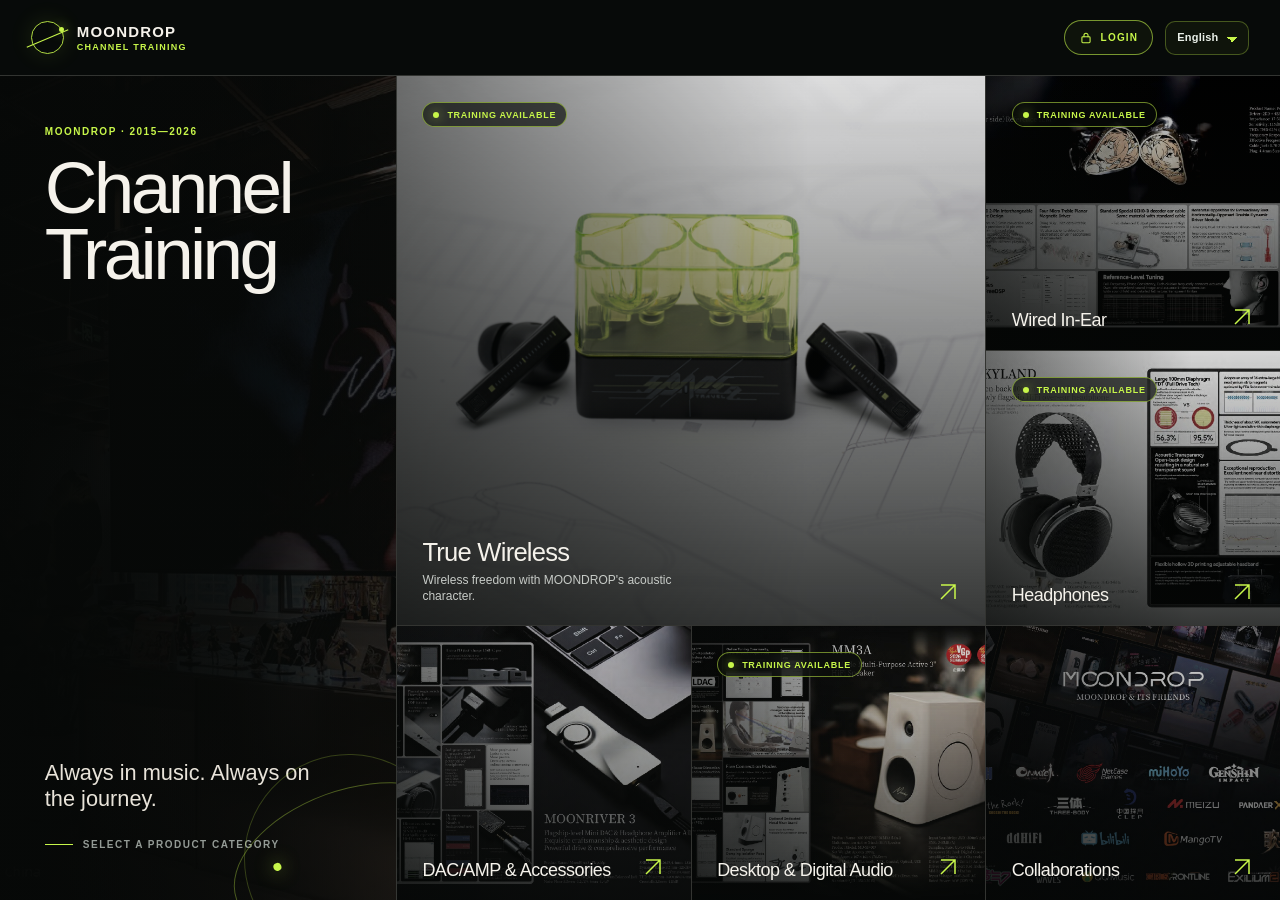
<file: index.html>
<!doctype html>
<html lang="en">
<head>
  <meta charset="utf-8" />
  <meta name="viewport" content="width=device-width, initial-scale=1, viewport-fit=cover" />
  <script src="mobile-previews.js?v=1.0.1&release=20260930-chu3"></script>
  <script src="templates/product-training/mobile-training.js?v=1.0.5"></script>
  <script src="language-menu.js?v=20260915-language-fit"></script>
  <meta name="description" content="MOONDROP offline channel product training portal" />
  <title>MOONDROP · Channel Training</title>
  <link rel="stylesheet" href="styles.css?v=20260914-edge2" />
  <link rel="stylesheet" href="language-menu.css?v=20260930-mobile-contrast" />
  <link rel="stylesheet" href="auth.css?v=20260826a" />
  <link rel="stylesheet" href="templates/product-training/mobile-training.css?v=1.0.8" />
  <link rel="stylesheet" href="templates/product-training/icons.css?v=1.0.0" />
  <script defer src="catalog.js?v=20261001-chu3-card-cover"></script>
  <script defer src="auth.js?v=20260914-auth-languages"></script>
  <script defer src="app.js?v=20260914-languages-nav"></script>
</head>
<body>
  <a class="skip-link" href="#categoryGrid">Skip to categories</a>
  <div class="site-shell">
    <header class="topbar">
      <div class="brand-lockup" aria-label="MOONDROP">
        <span class="orbit-mark" aria-hidden="true"></span>
        <span class="brand-copy">
          <span class="brand-name">MOONDROP</span>
          <span class="brand-kicker" id="brandKicker">CHANNEL TRAINING</span>
        </span>
      </div>
      <div class="topbar-actions">
        <button class="auth-login-button" id="loginButton" type="button" aria-haspopup="dialog" aria-controls="authDialog">
          <svg viewBox="0 0 24 24" fill="none" stroke="currentColor" stroke-width="1.8" stroke-linecap="round" stroke-linejoin="round" aria-hidden="true">
            <rect x="5" y="10" width="14" height="10" rx="1.5" />
            <path d="M8.5 10V7.5a3.5 3.5 0 0 1 7 0V10" />
          </svg>
          <span id="loginButtonLabel">LOGIN</span>
        </button>
        <select class="language-toggle" id="languageToggle" aria-label="选择语言">
          <option value="zh">中文</option>
          <option value="en">English</option>
          <option value="de">Deutsch</option>
          <option value="es">Español</option>
          <option value="pt">Português</option>
          <option value="fr">Français</option>
          <option value="it">Italiano</option>
          <option value="ru">Русский</option>
        </select>
      </div>
    </header>

    <main class="portal">
      <section class="portal-intro" aria-labelledby="pageTitle">
        <div>
          <div class="intro-kicker">MOONDROP · 2015—2026</div>
          <h1 class="intro-title" id="pageTitle">Channel<br />Training</h1>
        </div>
        <div class="intro-lower">
          <p class="tagline" id="tagline">Always in music. Always on the journey.</p>
          <div class="select-category" id="selectCategory">Select a product category</div>
        </div>
        <span class="listening-mark" aria-hidden="true"></span>
      </section>

      <section class="category-wall" aria-label="Product training categories">
        <div class="category-grid" id="categoryGrid"></div>
      </section>
    </main>
  </div>

  <div class="auth-gate" id="authDialog" aria-hidden="true">
    <div class="auth-gate__backdrop" data-auth-close aria-hidden="true"></div>
    <section class="auth-card" role="dialog" aria-modal="true" aria-labelledby="authTitle">
      <button class="auth-card__close" id="authClose" type="button" aria-label="Close login">×</button>
      <div class="auth-card__kicker" id="authKicker">CHANNEL ACCESS</div>
      <h2 class="auth-card__title" id="authTitle">Enter the training portal</h2>
      <form class="auth-form" id="authForm" novalidate>
        <label class="auth-form__label" for="authPassword" id="authPasswordLabel">Password</label>
        <div class="auth-form__field">
          <input id="authPassword" name="password" type="password" autocomplete="off" spellcheck="false" required />
          <button class="auth-form__reveal" id="authReveal" type="button" aria-label="Show password">
            <svg viewBox="0 0 24 24" fill="none" stroke="currentColor" stroke-width="1.8" stroke-linecap="round" stroke-linejoin="round" aria-hidden="true">
              <path d="M2.5 12s3.5-5 9.5-5 9.5 5 9.5 5-3.5 5-9.5 5-9.5-5-9.5-5Z" />
              <circle cx="12" cy="12" r="2.3" />
            </svg>
          </button>
        </div>
        <p class="auth-form__message" id="authMessage" role="alert" aria-live="polite"></p>
        <div class="auth-form__actions">
          <button class="auth-form__cancel" id="authCancel" type="button">Cancel</button>
          <button class="auth-form__submit" id="authSubmit" type="submit">Enter training</button>
        </div>
      </form>
      <p class="auth-card__note" id="authNote">Access is remembered on this browser for 12 hours.</p>
    </section>
  </div>

  <section class="category-overlay" id="categoryOverlay" role="dialog" aria-modal="true" aria-hidden="true" aria-label="Product category training">
    <div class="overlay-visual">
      <img id="overlayImage" src="assets/categories/true-wireless.jpg" alt="" />
      <div class="overlay-visual__copy">
        <div class="overlay-kicker" id="overlayKicker">CHANNEL TRAINING</div>
        <h2 class="overlay-title" id="overlayTitle">True Wireless</h2>
        <p class="overlay-description" id="overlayDescription"></p>
      </div>
    </div>
    <div class="overlay-panel">
      <div class="overlay-tools" aria-label="Category navigation">
        <a class="overlay-home-link" id="overlayHomeLink" href="./index.html?lang=en" aria-label="Training home">
          <svg viewBox="0 0 24 24" fill="none" stroke="currentColor" stroke-width="1.8" stroke-linecap="round" stroke-linejoin="round" aria-hidden="true">
            <path d="M3.5 10.5 12 3.8l8.5 6.7" />
            <path d="M5.8 9.2v10.4h12.4V9.2" />
            <path d="M9.4 19.6v-6.2h5.2v6.2" />
          </svg>
        </a>
        <select class="language-toggle overlay-language-toggle" id="overlayLanguageToggle" aria-label="选择语言">
          <option value="zh">中文</option>
          <option value="en">English</option>
          <option value="de">Deutsch</option>
          <option value="es">Español</option>
          <option value="pt">Português</option>
          <option value="fr">Français</option>
          <option value="it">Italiano</option>
          <option value="ru">Русский</option>
        </select>
        <button class="overlay-close" id="closeOverlay" type="button" aria-label="Close category"><span aria-hidden="true">×</span><svg class="mobile-only" viewBox="0 0 24 24" fill="none" stroke="currentColor" stroke-width="1.8" stroke-linecap="round" aria-hidden="true"><path d="m6 6 12 12M18 6 6 18" /></svg></button>
      </div>
      <div class="overlay-products" id="overlayProducts"></div>
    </div>
  </section>

  <noscript><p class="noscript">JavaScript is required to open the product training categories.</p></noscript>
  <script src="analytics.js?v=20261007-cloudflare"></script>
</body>
</html>
</file>
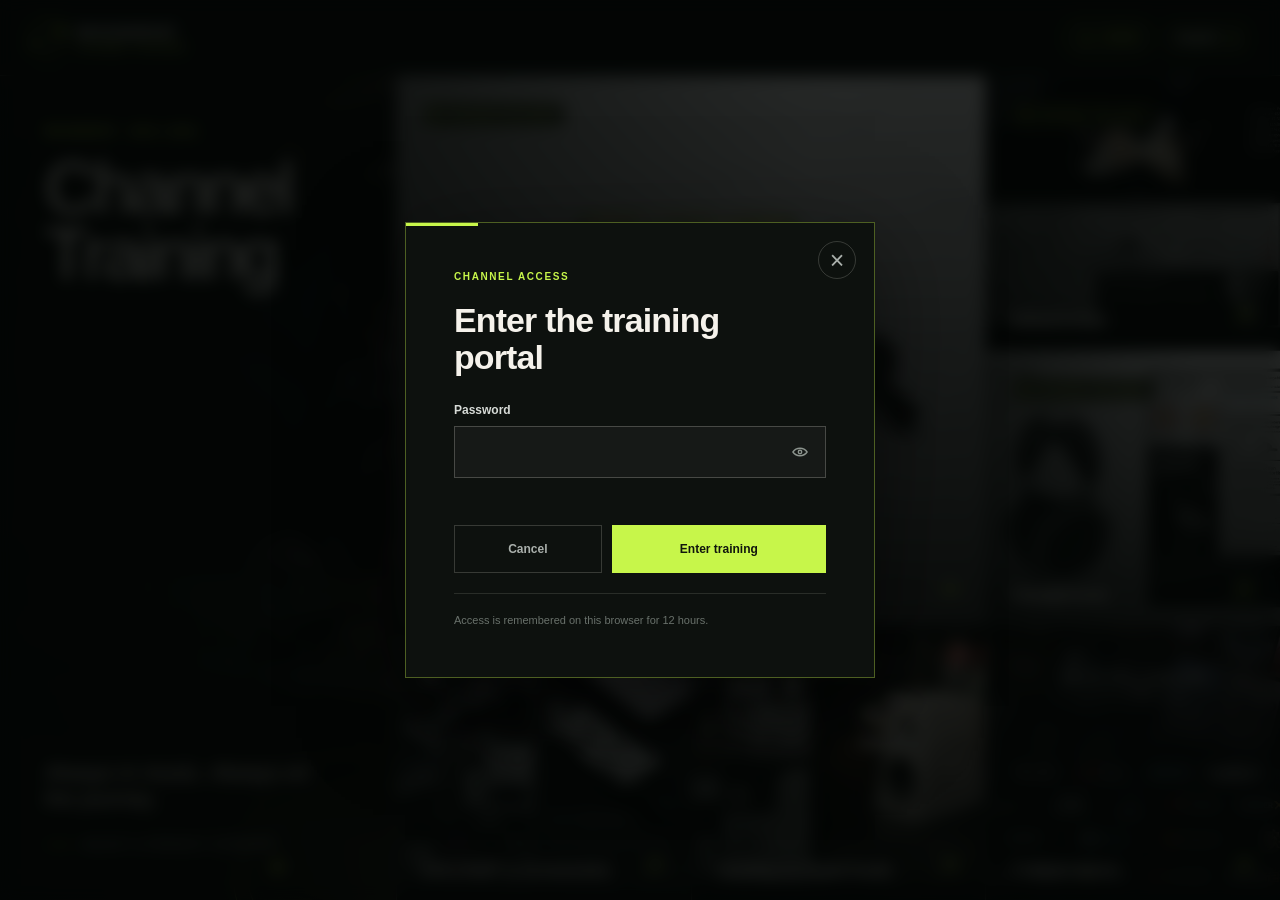
<file: products/chu3/index.html>
<!doctype html>
<html lang="en">
<head>
  <meta charset="utf-8" />
  <meta name="viewport" content="width=device-width, initial-scale=1, viewport-fit=cover" />
  <script src="../../mobile-previews.js?v=1.0.1&release=20260930-chu3-six-reviews"></script>
  <script src="../../templates/product-training/mobile-training.js?v=1.0.5"></script>
  <script src="../../language-menu.js?v=20260930-chu3-six-reviews"></script>
  <script>document.documentElement.classList.add('auth-protected-pending');</script>
  <link rel="stylesheet" href="../../auth.css?v=20260826a" />
  <link rel="stylesheet" href="../../language-menu.css?v=20260930-mobile-contrast" />
  <meta name="description" content="CHU III channel training in eight languages: sound, fit, wired connection, cable options and care." />
  <title>CHU III · Channel Training</title>
  <style>
    :root {
      --ink: #080b0b;
      --ink-soft: #111615;
      --fog: #eef1ed;
      --paper: #f7f8f5;
      --line: rgba(192, 214, 206, .18);
      --line-dark: rgba(9, 15, 14, .14);
      --text: #f2f5f2;
      --muted: #87928e;
      --graphite: #25302c;
      --lime: #c7f64a;
      --orange: #ff7c32;
      --cyan: #6ce4e7;
      --violet: #b49cf7;
      --blue: #78a8ff;
      --accent: var(--lime);
      --ease: cubic-bezier(.2, .82, .22, 1);
      color-scheme: dark;
      font-family: "Avenir Next", "Helvetica Neue", Arial, sans-serif;
    }

    * { box-sizing: border-box; }
    html, body { width: 100%; min-height: 100%; margin: 0; background: var(--ink); }
    body { color: var(--text); overflow-x: hidden; }
    body.gallery-open, body.board-open { overflow: hidden; }
    button { color: inherit; font: inherit; }
    button:focus-visible, [tabindex]:focus-visible { outline: 2px solid var(--lime); outline-offset: 3px; }

    .app {
      min-height: 100vh;
      height: 100vh;
      display: grid;
      grid-template-rows: 68px minmax(0, 1fr);
      background:
        radial-gradient(circle at 52% 18%, rgba(199, 246, 74, .065), transparent 28%),
        linear-gradient(125deg, #070909, #0d1211 58%, #080a0a);
    }

    .topbar {
      display: flex;
      align-items: center;
      justify-content: space-between;
      gap: 24px;
      padding: 0 24px;
      border-bottom: 1px solid var(--line);
      background: rgba(8, 11, 11, .88);
      backdrop-filter: blur(18px);
      position: relative;
      z-index: 20;
    }

    .brand { display: flex; align-items: center; gap: 12px; min-width: 0; }
    .brand-orbit {
      width: 30px;
      height: 30px;
      border: 1px solid rgba(199, 246, 74, .82);
      border-radius: 50%;
      position: relative;
      box-shadow: 0 0 24px rgba(199, 246, 74, .16);
    }
    .brand-orbit::before {
      content: "";
      position: absolute;
      left: -5px;
      right: -5px;
      top: 50%;
      height: 1px;
      background: var(--lime);
      transform: rotate(-22deg);
    }
    .brand-orbit::after {
      content: "";
      position: absolute;
      width: 4px;
      height: 4px;
      right: 0;
      top: 5px;
      border-radius: 50%;
      background: var(--lime);
      box-shadow: 0 0 10px var(--lime);
    }
    .brand-kicker, .utility, .view-kicker, .eyebrow, .panel-kicker {
      font-family: Menlo, Monaco, Consolas, monospace;
      text-transform: uppercase;
      letter-spacing: .14em;
    }
    .brand-kicker { color: var(--lime); font-size: 9px; font-weight: 700; }
    .brand-name { margin-top: 3px; font-size: 14px; font-weight: 650; letter-spacing: .03em; white-space: nowrap; }

    .top-status { display: flex; align-items: center; justify-content: flex-end; gap: 10px; }
    .training-home-link {
      width: 36px;
      height: 36px;
      display: inline-flex;
      align-items: center;
      justify-content: center;
      flex: 0 0 auto;
      border: 1px solid var(--line);
      border-radius: 50%;
      color: #b8c1bd;
      text-decoration: none;
      transition: color .25s ease, border-color .25s ease, background .25s ease;
    }
    .training-home-link:hover { color: var(--lime); border-color: rgba(199, 246, 74, .4); background: rgba(199, 246, 74, .035); }
    .training-home-link svg { width: 15px; height: 15px; display: block; }
    .language-toggle {
      display: inline-flex;
      align-items: center;
      gap: 3px;
      height: 36px;
      min-height: 36px;
      padding: 3px;
      border: 1px solid var(--line);
      border-radius: 999px;
      background: rgba(255, 255, 255, .025);
      color: #7d8884;
      font-family: Menlo, Monaco, Consolas, monospace;
      cursor: pointer;
      transition: border-color .25s ease, background .25s ease;
    }
    .language-toggle:hover { border-color: rgba(199, 246, 74, .38); background: rgba(199, 246, 74, .035); }
    .language-option {
      min-width: 35px;
      padding: 5px 8px 4px;
      border-radius: 999px;
      font-size: 9px;
      font-weight: 700;
      line-height: 1;
      letter-spacing: .06em;
      text-align: center;
      transition: color .25s ease, background .25s ease, box-shadow .25s ease;
    }
    .language-option.active { color: #10160d; background: var(--lime); box-shadow: 0 0 14px rgba(199, 246, 74, .18); }
    .language-divider { color: #45504c; font-size: 8px; }
    .library-button {
      width: 100%;
      min-height: 44px;
      margin-top: 15px;
      padding: 0 14px;
      border: 1px solid var(--lime);
      border-radius: 10px;
      background: var(--lime);
      color: #11160e;
      font-family: Menlo, Monaco, Consolas, monospace;
      font-size: 8px;
      font-weight: 750;
      letter-spacing: .09em;
      text-transform: uppercase;
      cursor: pointer;
      transition: transform .25s var(--ease), box-shadow .25s ease;
    }
    .library-button:hover { transform: translateY(-1px); box-shadow: 0 0 22px rgba(199, 246, 74, .24); }

    .training-hub {
      min-height: 0;
      position: relative;
      overflow: hidden;
      isolation: isolate;
      background: #030505;
    }
    .app.hub-mode .workspace { display: none; }
    .app:not(.hub-mode) .training-hub { display: none; }
    .hub-hero-image {
      position: absolute;
      left: 0;
      top: 0;
      width: 60%;
      height: 72%;
      object-fit: contain;
      object-position: left top;
      mask-image: linear-gradient(90deg, #000 94%, transparent), linear-gradient(0deg, transparent, #000 6%, #000 94%, transparent);
      mask-composite: intersect;
      z-index: -3;
    }
    .training-hub::before {
      content: "";
      position: absolute;
      inset: 0;
      z-index: -2;
      background:
        linear-gradient(90deg, transparent 32%, rgba(3,5,5,.18) 44%, #030505 61%),
        linear-gradient(0deg, #030505 14%, rgba(3,5,5,.85) 32%, transparent 58%);
    }
    .training-hub::after {
      content: "";
      position: absolute;
      inset: 0;
      z-index: -1;
      pointer-events: none;
      background: linear-gradient(rgba(199,246,74,.035) 1px, transparent 1px), linear-gradient(90deg, rgba(199,246,74,.035) 1px, transparent 1px);
      background-size: 56px 56px;
      mask-image: linear-gradient(90deg, #000, transparent 64%);
    }
    .hub-layout {
      height: 100%;
      min-height: 0;
      display: grid;
      grid-template-columns: minmax(0, 1fr) minmax(390px, 520px);
      gap: clamp(24px, 4vw, 64px);
      align-items: end;
      padding: clamp(30px, 5vw, 74px);
    }
    .hub-copy { align-self: end; max-width: 690px; padding-bottom: 4px; }
    .hub-kicker, .hub-menu-kicker, .board-kicker, .support-label {
      font-family: Menlo, Monaco, Consolas, monospace;
      text-transform: uppercase;
      letter-spacing: .13em;
    }
    .hub-kicker { color: var(--lime); font-size: 10px; font-weight: 750; }
    .hub-copy h1 {
      max-width: 660px;
      margin: 15px 0 13px;
      font-family: "Avenir Next Condensed", "Arial Narrow", sans-serif;
      font-size: clamp(58px, 7vw, 112px);
      font-weight: 500;
      line-height: .82;
      letter-spacing: -.055em;
    }
    .hub-copy p { max-width: 520px; margin: 0; color: #c1cac6; font-size: clamp(13px, 1.2vw, 17px); line-height: 1.55; }
    .hub-mark { width: min(410px, 58vw); max-height: 150px; margin-top: 22px; object-fit: contain; object-position: left center; opacity: .82; mix-blend-mode: screen; }
    .hub-menu {
      align-self: end;
      padding: 19px;
      border: 1px solid rgba(199,246,74,.24);
      background: rgba(6,9,8,.82);
      box-shadow: 0 22px 70px rgba(0,0,0,.34);
      backdrop-filter: blur(18px);
    }
    .hub-menu-kicker { margin-bottom: 11px; color: #8d9994; font-size: 8px; }
    .hub-section-grid { display: grid; grid-template-columns: 1fr 1fr; gap: 7px; }
    .hub-section-button {
      --section-accent: var(--lime);
      min-height: 92px;
      position: relative;
      display: grid;
      grid-template-columns: minmax(0, 1fr);
      grid-template-rows: auto 1fr;
      gap: 6px;
      padding: 14px;
      border: 1px solid rgba(203,219,213,.16);
      border-radius: 0;
      background: rgba(255,255,255,.025);
      text-align: left;
      cursor: pointer;
      transition: transform .28s var(--ease), border-color .25s ease, background .25s ease;
    }
    .hub-section-button:first-child { grid-column: 1 / -1; min-height: 116px; border-color: rgba(199,246,74,.45); background: rgba(199,246,74,.08); }
    .hub-section-button:hover { transform: translateY(-3px); border-color: var(--section-accent); background: rgba(255,255,255,.055); }
    .hub-section-number { color: var(--section-accent); font-family: Menlo, Monaco, Consolas, monospace; font-size: 8px; }
    .hub-section-arrow { position: absolute; top: 14px; right: 14px; color: var(--section-accent); font-size: 21px; line-height: 1; }
    .hub-section-copy { min-width: 0; align-self: end; }
    .hub-section-copy b { display: block; max-width: none; font-size: 17px; font-weight: 700; line-height: 1.15; hyphens: none; overflow-wrap: normal; word-break: normal; text-wrap: pretty; }
    .hub-section-copy span { display: block; max-width: none; margin-top: 5px; color: #a9b4ae; font-size: 11px; line-height: 1.35; overflow-wrap: normal; word-break: normal; text-wrap: pretty; }

    .section-board {
      position: fixed;
      inset: 68px 0 0;
      z-index: 70;
      overflow-y: auto;
      visibility: hidden;
      opacity: 0;
      background: #090c0b;
      transition: opacity .32s ease, visibility .32s ease;
    }
    .section-board.open { visibility: visible; opacity: 1; }
    .section-board-header {
      min-height: 68px;
      position: sticky;
      top: 0;
      z-index: 4;
      display: flex;
      align-items: center;
      justify-content: space-between;
      gap: 20px;
      padding: 12px 28px;
      border-bottom: 1px solid var(--line);
      background: rgba(8,11,11,.9);
      backdrop-filter: blur(18px);
    }
    .section-board-header h2 { margin: 3px 0 0; font-family: "Avenir Next Condensed", "Arial Narrow", sans-serif; font-size: 28px; font-weight: 560; letter-spacing: -.025em; }
    .board-kicker { color: var(--lime); font-size: 8px; }
    .board-kicker:empty { display: none; }
    .section-board-close { width: 36px; height: 36px; flex: 0 0 auto; border: 1px solid var(--line); border-radius: 50%; background: transparent; color: #aab4b0; cursor: pointer; font-size: 20px; }
    .section-board-close:hover { color: var(--lime); border-color: rgba(199,246,74,.42); }
    .section-board-content { max-width: 1440px; min-height: calc(100% - 68px); margin: 0 auto; padding: clamp(22px, 3vw, 46px); }
    .board-intro {
      min-height: 230px;
      position: relative;
      display: grid;
      align-content: end;
      margin-bottom: 14px;
      padding: clamp(24px, 4vw, 52px);
      overflow: hidden;
      border: 1px solid var(--line);
      background-position: center 48%;
      background-size: cover;
      isolation: isolate;
    }
    .board-intro::before { content: ""; position: absolute; inset: 0; z-index: -1; background: linear-gradient(90deg, rgba(4,7,7,.94), rgba(4,7,7,.4) 58%, rgba(4,7,7,.05)); }
    .comparison-intro {
      background-color: #030505;
      background-position: 112% 50%;
      background-repeat: no-repeat;
      background-size: 72% auto;
    }
    .comparison-intro::before { background: linear-gradient(90deg, rgba(4,7,7,.99) 0, rgba(4,7,7,.86) 34%, rgba(4,7,7,.28) 66%, rgba(4,7,7,.06) 100%); }
    .support-intro {
      background-color: #030505;
      background-position: right 47%;
      background-repeat: no-repeat;
      background-size: 66% auto;
    }
    .support-intro::before { background: linear-gradient(90deg, rgba(4,7,7,.99) 0, rgba(4,7,7,.88) 37%, rgba(4,7,7,.25) 70%, rgba(4,7,7,.05) 100%); }
    .board-intro h3 { max-width: 820px; margin: 0; font-family: "Avenir Next Condensed", "Arial Narrow", sans-serif; font-size: clamp(38px, 4.2vw, 66px); font-weight: 520; line-height: .98; letter-spacing: -.04em; text-wrap: balance; }
    .board-intro p { max-width: 660px; margin: 14px 0 0; color: #a9b3af; font-size: 12px; line-height: 1.65; }
    .comparison-grid { display: grid; grid-template-columns: repeat(2, minmax(0,1fr)); gap: 10px; }
    .comparison-card { min-width: 0; padding: 24px; border: 1px solid var(--line); background: #111615; }
    .comparison-card h3 { margin: 0 0 15px; color: #eef3f0; font-size: 19px; text-wrap: balance; }
    .comparison-customer { margin: 0 0 12px; color: var(--lime); font-size: 14px; line-height: 1.45; }
    .comparison-answer { margin: 0; color: #9ca7a2; font-size: 12px; line-height: 1.7; }
    .comparison-proof { margin-top: 18px; padding-top: 13px; border-top: 1px solid var(--line); color: #6f7a76; font-family: Menlo, Monaco, Consolas, monospace; font-size: 8px; letter-spacing: .05em; text-transform: uppercase; }
    .support-layout { display: grid; grid-template-columns: 1fr; gap: 12px; align-items: stretch; }
    .support-block { border: 1px solid var(--line); background: #111615; }
    .support-block--package { display: grid; grid-template-columns: minmax(0,1.05fr) minmax(340px,.95fr); }
    .support-visual { width: auto; max-width: 100%; height: clamp(320px, 48vh, 480px); min-height: 0; display: block; justify-self: center; align-self: center; object-fit: contain; object-position: center; }
    .support-copy { padding: 22px; }
    .support-block--package .support-copy { align-self: center; padding: clamp(28px, 3.2vw, 46px); }
    .support-copy--warranty { display: grid; grid-template-columns: minmax(0,1.05fr) minmax(340px,.95fr); gap: 0; padding: 0; }
    .support-warranty-summary { padding: clamp(28px,3.2vw,46px); }
    .support-warranty-summary, .support-exclusions { min-width: 0; }
    .support-exclusions { padding: clamp(28px,3.2vw,46px); border-left: 1px solid var(--line); }
    .support-label { color: var(--lime); font-size: 8px; }
    .support-copy h3 { margin: 9px 0 16px; font-size: 24px; text-wrap: balance; }
    .package-list { display: grid; grid-template-columns: 1fr 1fr; gap: 8px 18px; margin: 0; padding: 0; list-style: none; color: #a7b1ad; font-size: 11px; }
    .package-list li { padding: 9px 0; border-bottom: 1px solid var(--line); }
    .warranty-periods { display: grid; grid-template-columns: 1fr 1fr; gap: 1px; margin: 16px 0; background: var(--line); }
    .warranty-period { display: flex; justify-content: space-between; gap: 14px; padding: 12px; background: #151b19; color: #a7b1ad; font-size: 10px; }
    .warranty-period b { color: var(--lime); }
    .support-policy { color: #a4afaa; font-size: 11px; line-height: 1.65; }
    .exclusion-list { margin: 13px 0 0; padding-left: 18px; color: #7f8a85; font-size: 10px; line-height: 1.65; }

    .workspace {
      display: grid;
      grid-template-columns: minmax(236px, 272px) minmax(520px, 1fr) minmax(332px, 390px);
      min-height: 0;
    }

    .story-rail {
      border-right: 1px solid var(--line);
      padding: 24px 18px 18px 24px;
      display: flex;
      flex-direction: column;
      min-height: 0;
      overflow: auto;
    }
    .eyebrow { color: var(--lime); font-size: 9px; font-weight: 700; }
    .story-rail h1 {
      margin: 11px 0 8px;
      font-family: "Avenir Next Condensed", "Arial Narrow", sans-serif;
      font-size: clamp(31px, 2.5vw, 44px);
      font-weight: 520;
      line-height: 1;
      letter-spacing: -.035em;
    }
    .feature-list { display: grid; gap: 4px; margin-top: 14px; }
    .feature-button {
      --feature-accent: var(--lime);
      width: 100%;
      display: grid;
      grid-template-columns: 30px 1fr 18px;
      align-items: center;
      gap: 9px;
      padding: 8px;
      border: 1px solid transparent;
      border-radius: 11px;
      background: transparent;
      text-align: left;
      cursor: pointer;
      transition: background .25s ease, border-color .25s ease, transform .25s var(--ease);
    }
    .feature-button:hover { background: rgba(255, 255, 255, .04); transform: translateX(3px); }
    .feature-button.active { background: rgba(255, 255, 255, .055); border-color: var(--line); }
    .feature-number {
      color: #65706c;
      font-family: Menlo, Monaco, Consolas, monospace;
      font-size: 9px;
      letter-spacing: .04em;
    }
    .feature-button.active .feature-number { color: var(--feature-accent); }
    .feature-copy b { display: block; font-size: 11px; font-weight: 650; line-height: 1.25; }
    .feature-copy span { display: block; margin-top: 3px; color: #74807c; font-size: 9px; line-height: 1.2; }
    .feature-arrow { color: #4d5753; transition: color .2s ease, transform .2s ease; }
    .feature-button.active .feature-arrow { color: var(--feature-accent); transform: translateX(2px); }

    .product-overview-button {
      width: 100%;
      min-height: 42px;
      margin-top: 12px;
      display: grid;
      grid-template-columns: 30px 1fr;
      align-items: center;
      gap: 9px;
      padding: 8px;
      border: 1px solid var(--line);
      border-radius: 11px;
      background: rgba(255, 255, 255, .025);
      color: #88938f;
      text-align: left;
      cursor: pointer;
      font-size: 10px;
      font-weight: 650;
      transition: color .22s ease, border-color .22s ease, background .22s ease, transform .22s var(--ease);
    }
    .product-overview-button::before {
      content: "";
      width: 12px;
      height: 9px;
      justify-self: center;
      border: 1px solid currentColor;
      box-shadow: inset 0 0 0 2px #0b0f0e;
    }
    .product-overview-button:hover { color: #e2e8e5; border-color: rgba(199, 246, 74, .36); transform: translateX(3px); }
    .product-overview-button.active {
      color: var(--lime);
      border-color: var(--lime);
      background: rgba(199, 246, 74, .065);
      box-shadow: 0 0 18px rgba(199, 246, 74, .07);
    }

    .rail-footer { margin-top: auto; padding-top: 12px; }
    .rail-footer .product-overview-button { margin-top: 0; }
    .core-menu-button { display: none; width: 100%; margin-top: 8px; padding: 10px; border: 1px solid var(--line); background: #111615; color: #dbe1de; cursor: pointer; }
    .overview-button {
      width: 100%;
      min-height: 38px;
      border: 1px solid var(--line);
      border-radius: 9px;
      background: rgba(255, 255, 255, .025);
      cursor: pointer;
      color: #b8c2be;
      font-size: 10px;
      letter-spacing: .04em;
    }
    .overview-button:hover { border-color: rgba(199, 246, 74, .34); color: var(--lime); }
    .viewer-column {
      min-width: 0;
      padding: 18px;
      display: grid;
      grid-template-rows: auto minmax(0, 1fr) auto;
      gap: 11px;
      position: relative;
    }
    .viewer-meta { display: flex; align-items: end; justify-content: space-between; gap: 14px; min-height: 34px; }
    .view-kicker { color: var(--muted); font-size: 8px; }
    .view-title { margin-top: 1px; line-height: 1.15; }
    .view-title b { display: block; color: #dbe1de; font-size: 15px; font-weight: 650; }
    .view-title span { display: block; margin-top: 4px; color: #78837f; font-size: 10px; font-weight: 500; }
    .angle-readout { text-align: right; }
    .angle-value { font-family: Menlo, Monaco, Consolas, monospace; white-space: nowrap; }
    .angle-value b { display: block; color: var(--lime); font-size: 12px; font-weight: 650; }
    .angle-value span { display: block; margin-top: 3px; color: #7e8984; font-size: 8px; font-weight: 500; }

    .stage {
      min-height: 0;
      aspect-ratio: 3 / 2;
      align-self: center;
      width: 100%;
      position: relative;
      overflow: hidden;
      border-radius: 22px;
      background: #ccc;
      border: 1px solid rgba(228, 241, 233, .16);
      box-shadow: inset 0 0 0 1px rgba(255,255,255,.35), 0 24px 60px rgba(0,0,0,.24);
      cursor: default;
      touch-action: none;
      isolation: isolate;
    }
    .stage.is-draggable { cursor: grab; }
    .stage.dragging { cursor: grabbing; }
    .stage::before {
      content: "";
      position: absolute;
      inset: 0;
      pointer-events: none;
      /* Background decoration stays below the original photograph and its hotspots. */
      z-index: 0;
      background:
        linear-gradient(rgba(23, 31, 28, .052) 1px, transparent 1px),
        linear-gradient(90deg, rgba(23, 31, 28, .052) 1px, transparent 1px),
        radial-gradient(circle at 50% 45%, transparent 45%, rgba(111, 129, 121, .12) 100%);
      background-size: 36px 36px, 36px 36px, auto;
    }
    .photo-rig {
      --pan-x: 0%;
      --pan-y: 2%;
      --drag-x: 0px;
      --drag-y: 0px;
      --zoom: 1;
      width: 100%;
      aspect-ratio: 3 / 2;
      position: absolute;
      left: 50%;
      top: 50%;
      z-index: 2;
      transform:
        translate(calc(-50% + var(--pan-x) + var(--drag-x)), calc(-50% + var(--pan-y) + var(--drag-y)))
        scale(var(--zoom));
      transition: transform 720ms var(--ease), filter 420ms ease, opacity 260ms ease;
      will-change: transform;
    }
    .photo-rig.no-transition { transition: none; }
    .photo-rig.turning { filter: none; }
    .product-photo {
      position: absolute;
      inset: 0;
      width: 100%;
      height: 100%;
      object-fit: cover;
      display: block;
      filter: none;
      pointer-events: none;
      user-select: none;
      -webkit-user-drag: none;
    }

    .hotspot {
      --hotspot-accent: var(--lime);
      position: absolute;
      left: var(--hx);
      top: var(--hy);
      width: 36px;
      height: 36px;
      transform: translate(-50%, -50%);
      border: 0;
      border-radius: 50%;
      background: transparent;
      cursor: pointer;
      z-index: 10;
      transition: opacity .3s ease, transform .3s var(--ease);
    }
    .hotspot::before {
      content: "";
      position: absolute;
      inset: 10px;
      border-radius: 50%;
      background: var(--hotspot-accent);
      border: 2px solid rgba(255,255,255,.9);
      box-shadow: 0 0 0 4px rgba(12,18,16,.18), 0 0 22px var(--hotspot-accent);
    }
    .hotspot::after {
      content: "";
      position: absolute;
      inset: 2px;
      border: 1px solid var(--hotspot-accent);
      border-radius: 50%;
      animation: breathe 2s ease-out infinite;
    }
    .hotspot:hover { transform: translate(-50%, -50%) scale(1.18); }
    .hotspot.active { transform: translate(-50%, -50%) scale(1.25); }
    .photo-rig[data-focus] .hotspot:not(.active) { opacity: .68; pointer-events: auto; transform: translate(-50%, -50%) scale(.86); }
    .photo-rig[data-focus] .hotspot:not(.active):hover,
    .photo-rig[data-focus] .hotspot:not(.active):focus-visible { opacity: 1; transform: translate(-50%, -50%) scale(1.08); }
    .hotspot-label {
      position: absolute;
      left: 38px;
      top: 50%;
      width: max-content;
      min-width: 0;
      max-width: 160px;
      padding: 8px 12px 7px;
      transform: translateY(-50%);
      border: 1px solid rgba(15, 22, 19, .24);
      border-radius: 7px;
      background: rgba(249, 251, 248, .96);
      color: #111815;
      font-family: Menlo, Monaco, Consolas, monospace;
      font-size: 10px;
      font-weight: 750;
      line-height: 1.15;
      letter-spacing: .035em;
      text-align: left;
      text-transform: uppercase;
      white-space: nowrap;
      opacity: 0;
      pointer-events: none;
      user-select: none;
      -webkit-user-select: none;
      transition: opacity .2s ease, transform .2s ease;
      box-shadow: 0 9px 24px rgba(18,26,23,.16), inset 3px 0 0 var(--hotspot-accent);
    }
    .hotspot-label::selection { background: transparent; color: #111815; }
    .hotspot[data-feature="connections"] .hotspot-label,
    .hotspot[data-feature="calls"] .hotspot-label { left: auto; right: 38px; text-align: right; box-shadow: 0 9px 24px rgba(18,26,23,.16), inset -3px 0 0 var(--hotspot-accent); }
    .hotspot:hover .hotspot-label, .hotspot:focus-visible .hotspot-label, .hotspot.active .hotspot-label { opacity: 1; transform: translate(3px, -50%); }
    .hotspot:is([data-feature="connections"],[data-feature="calls"]):is(:hover,:focus-visible,.active) .hotspot-label { transform: translate(-3px, -50%); }
    @keyframes breathe { 0% { opacity: .82; transform: scale(.6); } 70%, 100% { opacity: 0; transform: scale(1.42); } }

    .sequence-bar {
      min-height: 48px;
      display: grid;
      grid-template-columns: 1fr;
      align-items: center;
      gap: 14px;
      padding: 0 2px;
    }
    .angle-track { display: grid; grid-template-columns: repeat(7, minmax(8px, 16px)); justify-content: start; align-items: center; height: 26px; gap: 3px; }
    .angle-tick { height: 5px; background: #303936; border-radius: 1px; transition: height .3s var(--ease), background .3s ease; }
    .angle-tick.major { height: 11px; }
    .angle-tick.active { height: 22px; background: var(--lime); box-shadow: 0 0 10px rgba(199, 246, 74, .35); }
    .sequence-state { min-width: 96px; text-align: right; color: #a6b1ad; font-family: Menlo, Monaco, Consolas, monospace; font-size: 9px; }

    .detail-panel {
      min-width: 0;
      border-left: 1px solid var(--line);
      background: linear-gradient(180deg, rgba(17,22,21,.98), rgba(9,12,12,.98));
      position: relative;
      overflow: hidden;
    }
    .panel-empty, .panel-content { position: absolute; inset: 0; padding: 30px 28px; }
    .panel-empty { display: grid; align-content: center; color: #67726e; transition: opacity .3s ease; }
    .panel-empty-close { position: absolute; top: 24px; right: 24px; width: 38px; height: 38px; border: 1px solid var(--line); border-radius: 50%; background: transparent; color: #aeb9b3; font-size: 22px; line-height: 1; cursor: pointer; transition: color .2s ease, border-color .2s ease; }
    .panel-empty-close:hover { color: var(--lime); border-color: rgba(199,246,74,.45); }
    .panel-empty span { color: var(--lime); font-family: Menlo, Monaco, Consolas, monospace; font-size: 9px; letter-spacing: .12em; }
    .panel-empty h2 { max-width: none; margin: 15px 0 10px; color: #dce3df; font-family: "Avenir Next Condensed", "Arial Narrow", sans-serif; font-size: clamp(25px, 1.55vw, 30px); font-weight: 520; line-height: 1.08; letter-spacing: -.025em; hyphens: none; overflow-wrap: normal; word-break: normal; text-wrap: pretty; }
    .panel-empty p { max-width: none; margin: 0; font-size: 12px; line-height: 1.65; overflow-wrap: normal; word-break: normal; text-wrap: pretty; }
    .panel-content {
      overflow-y: auto;
      opacity: 0;
      transform: translateX(22px);
      pointer-events: none;
      transition: opacity .35s ease, transform .5s var(--ease);
    }
    .detail-panel.open .panel-empty { opacity: 0; pointer-events: none; }
    .detail-panel.open .panel-content { opacity: 1; transform: none; pointer-events: auto; }
    .panel-head { display: flex; align-items: start; justify-content: space-between; gap: 14px; }
    .panel-kicker { color: var(--accent); font-size: 10px; }
    .close-panel { width: 30px; height: 30px; border: 1px solid var(--line); border-radius: 50%; background: transparent; color: #89948f; cursor: pointer; }
    .close-panel:hover { color: var(--lime); border-color: rgba(199,246,74,.35); }
    .panel-content h2 {
      margin: 25px 0 12px;
      font-family: "Avenir Next Condensed", "Arial Narrow", sans-serif;
      font-size: clamp(29px, 2.4vw, 40px);
      font-weight: 520;
      line-height: 1.08;
      letter-spacing: -.025em;
      text-wrap: balance;
    }
    .panel-body { margin: 0; color: #c2cbc6; font-size: 14px; line-height: 1.65; }
    .panel-priority { display: grid; gap: 8px; margin: 18px 0 20px; }
    .panel-priority__item { padding: 14px 16px; border-left: 3px solid var(--accent); background: rgba(255,255,255,.055); }
    .panel-priority__item h3 { margin: 0 0 7px; color: var(--accent); font-size: 10px; font-weight: 800; letter-spacing: .08em; text-transform: uppercase; }
    .panel-priority__item p { margin: 0; color: #e7ece9; font-size: 14px; line-height: 1.55; }
    .panel-priority__spec p { font-size: 15px; font-weight: 750; }
    .panel-priority__say p { font-size: 16px; line-height: 1.5; }
    .panel-media { margin: 18px 0 20px; border: 1px solid var(--line); border-radius: 0; overflow: hidden; background: #090c0b; }
    .panel-media-stage { position: relative; height: clamp(190px, 20vh, 240px); overflow: hidden; background: #eef0f4; }
    .panel-media-stage[data-layout^="driver"] { height: clamp(230px, 24vh, 300px); }
    .panel-media-stage[data-layout="app"] { height: clamp(206px, 20vh, 228px); }
    .panel-media-visual { position: absolute; inset: 0; overflow: hidden; background: #eef0f4; border: 0; padding: 0; cursor: zoom-in; }
    .panel-media-image { width: 100%; height: 100%; display: block; object-fit: cover; transition: opacity .18s ease; }
    .panel-media-image[data-fit="contain"] { object-fit: contain; }
    .media-driver {
      height: 100%;
      display: grid;
      grid-template-rows: minmax(0, 1.35fr) minmax(72px, .8fr);
      color: #2e3436;
      background: #e8e9ee;
    }
    .media-driver-art {
      min-height: 0;
      border-bottom: 1px solid rgba(35, 42, 44, .14);
      background-color: #e8e9ee;
      background-position: var(--driver-position, 55% 50%);
      background-repeat: no-repeat;
      background-size: var(--driver-size, 140% auto);
    }
    .media-driver-parts {
      display: grid;
      grid-template-columns: 1fr 1fr;
      gap: 1px;
      margin: 0;
      padding: 1px;
      list-style: none;
      background: rgba(35, 42, 44, .12);
    }
    .media-driver-parts li {
      min-width: 0;
      display: grid;
      grid-template-columns: 19px minmax(0, 1fr);
      align-items: center;
      gap: 5px;
      padding: 5px 7px;
      background: #f1f2f5;
      font-size: 8px;
      font-weight: 650;
      line-height: 1.2;
    }
    .media-driver-parts em {
      color: #71787a;
      font-family: Menlo, Monaco, Consolas, monospace;
      font-size: 7px;
      font-style: normal;
      letter-spacing: .04em;
    }
    .media-schematic-full { width: 100%; height: 100%; display: grid; place-items: center; padding: 10px 8px; background: #e5e6eb; }
    .media-schematic-full img { width: 100%; height: 100%; min-width: 0; min-height: 0; display: block; object-fit: contain; }
    .media-app {
      height: 100%;
      display: grid;
      grid-template-columns: minmax(110px, .72fr) minmax(0, 1.55fr);
      background: #e5e7ec;
      color: #303638;
    }
    .media-app-copy {
      min-width: 0;
      display: flex;
      flex-direction: column;
      justify-content: center;
      padding: 15px 12px;
      border-right: 1px solid rgba(35, 42, 44, .14);
      background: #121716;
      color: #edf1ef;
    }
    .media-app-copy small {
      color: var(--accent);
      font-family: Menlo, Monaco, Consolas, monospace;
      font-size: 7px;
      font-weight: 700;
      letter-spacing: .1em;
      text-transform: uppercase;
    }
    .media-app-copy strong {
      display: block;
      margin-top: 7px;
      font-family: "Avenir Next Condensed", "Arial Narrow", sans-serif;
      font-size: clamp(18px, 1.35vw, 23px);
      font-weight: 650;
      line-height: 1;
      letter-spacing: -.02em;
    }
    .media-app-points {
      display: grid;
      gap: 4px;
      margin: 10px 0 0;
      padding: 0;
      list-style: none;
      color: #939e99;
      font-size: 7px;
      line-height: 1.25;
    }
    .media-app-points li { padding-left: 8px; border-left: 1px solid var(--accent); }
    .media-app-visual {
      min-width: 0;
      min-height: 0;
      overflow: hidden;
      padding-top: 7px;
      background: #e5e7ec;
    }
    .media-app img {
      width: 108%;
      height: auto;
      min-width: 0;
      min-height: 0;
      display: block;
      transform: translateX(-3.7%);
      padding: 0;
      background: #e5e7ec;
    }
    .media-hero {
      position: relative;
      height: 100%;
      isolation: isolate;
      background-color: #e8e9ed;
      background-image: var(--media-image);
      background-position: var(--media-position, 50% 50%);
      background-repeat: no-repeat;
      background-size: var(--media-size, cover);
    }
    .media-hero::after {
      content: "";
      position: absolute;
      inset: 0;
      z-index: 0;
      background: linear-gradient(90deg, rgba(4, 7, 7, .76) 0, rgba(4, 7, 7, .22) 47%, transparent 76%);
    }
    .media-hero-copy {
      position: absolute;
      z-index: 1;
      top: 14px;
      left: 14px;
      max-width: 58%;
      padding-left: 9px;
      border-left: 2px solid var(--accent);
      color: #f3f6f4;
      text-shadow: 0 1px 12px rgba(0, 0, 0, .35);
    }
    .media-hero-copy small {
      display: block;
      margin-bottom: 4px;
      color: var(--accent);
      font-family: Menlo, Monaco, Consolas, monospace;
      font-size: 7px;
      font-weight: 700;
      letter-spacing: .1em;
      text-transform: uppercase;
    }
    .media-hero-copy strong {
      display: block;
      font-family: "Avenir Next Condensed", "Arial Narrow", sans-serif;
      font-size: clamp(18px, 1.45vw, 25px);
      font-weight: 650;
      line-height: .98;
      letter-spacing: -.025em;
      white-space: pre-line;
    }
    .panel-media-controls {
      display: flex;
      align-items: center;
      justify-content: flex-end;
      gap: 4px;
      min-height: 40px;
      padding: 6px 8px;
      border-top: 1px solid var(--line);
      background: #0d1110;
    }
    .panel-media-controls[hidden] { display: none; }
    .panel-media-nav { width: 28px; height: 25px; padding: 0; border: 1px solid rgba(255,255,255,.16); border-radius: 0; background: transparent; color: #e0e6e3; cursor: pointer; }
    .panel-media-nav:hover { color: #11160d; border-color: var(--accent); background: var(--accent); }
    .panel-media-count { min-width: 42px; color: #b6c0bc; font-family: Menlo, Monaco, Consolas, monospace; font-size: 8px; text-align: center; }
    .panel-media figcaption { padding: 8px 10px; color: #78837f; font-size: 8px; line-height: 1.45; letter-spacing: .04em; }
    .subfeatures { display: grid; gap: 7px; margin: 20px 0 22px; }
    .subfeature { padding: 10px 11px; border-left: 2px solid var(--accent); background: rgba(255,255,255,.035); }
    .subfeature b { display: block; color: #dde4e0; font-size: 11px; }
    .subfeature span { display: block; margin-top: 4px; color: #8e9993; font-size: 11px; line-height: 1.45; }
    .training-cue { padding: 15px 0; border-top: 1px solid var(--line); }
    .training-cue h3 { margin: 0 0 7px; color: var(--accent); font-size: 10px; font-weight: 800; letter-spacing: .08em; text-transform: uppercase; }
    .training-cue p { margin: 0; color: #aeb8b3; font-size: 12px; line-height: 1.58; }
    .panel-source { margin-top: 13px; color: #5f6965; font-size: 8px; line-height: 1.5; }
    .panel-nav { display: grid; grid-template-columns: 1fr 1fr; gap: 8px; margin-top: 22px; }
    .panel-nav button { min-height: 38px; border: 1px solid var(--line); border-radius: 8px; background: rgba(255,255,255,.025); cursor: pointer; font-size: 9px; }
    .panel-nav button:hover { color: var(--lime); border-color: rgba(199,246,74,.3); }

    .gallery-board {
      position: fixed;
      inset: 0;
      z-index: 90;
      overflow-y: auto;
      visibility: hidden;
      opacity: 0;
      background:
        radial-gradient(circle at 78% 8%, rgba(199, 246, 74, .08), transparent 28%),
        #080b0b;
      transition: opacity .35s ease, visibility .35s ease;
    }
    .gallery-board.open { visibility: visible; opacity: 1; }
    .gallery-header {
      min-height: 78px;
      position: sticky;
      top: 0;
      z-index: 4;
      display: flex;
      align-items: center;
      justify-content: space-between;
      gap: 20px;
      padding: 14px 28px;
      border-bottom: 1px solid var(--line);
      background: rgba(8, 11, 11, .88);
      backdrop-filter: blur(18px);
    }
    .gallery-header h2 { margin: 3px 0 0; font-family: "Avenir Next Condensed", "Arial Narrow", sans-serif; font-size: 30px; font-weight: 540; letter-spacing: -.025em; }
    .gallery-kicker { color: var(--lime); font-family: Menlo, Monaco, Consolas, monospace; font-size: 8px; letter-spacing: .14em; text-transform: uppercase; }
    .gallery-close, .lightbox-close {
      width: 38px;
      height: 38px;
      border: 1px solid var(--line);
      border-radius: 50%;
      background: rgba(255,255,255,.025);
      color: #a9b3af;
      cursor: pointer;
      font-size: 20px;
    }
    .gallery-close:hover, .lightbox-close:hover { color: var(--lime); border-color: rgba(199,246,74,.4); }
    .gallery-intro { max-width: 1480px; margin: 0 auto; padding: 24px 28px 10px; color: #8b9692; font-size: 11px; line-height: 1.6; }
    .gallery-grid {
      max-width: 1480px;
      margin: 0 auto;
      padding: 16px 28px 42px;
      display: grid;
      grid-template-columns: repeat(4, minmax(0, 1fr));
      gap: 12px;
    }
    .gallery-card {
      min-width: 0;
      padding: 0;
      border: 1px solid var(--line);
      border-radius: 12px;
      overflow: hidden;
      background: #101514;
      text-align: left;
      cursor: zoom-in;
      transition: transform .35s var(--ease), border-color .25s ease;
    }
    .gallery-card:hover { transform: translateY(-4px); border-color: rgba(199,246,74,.42); }
    .gallery-card img { width: 100%; height: 210px; display: block; object-fit: cover; background: #eef0ed; transition: transform .55s var(--ease); }
    .gallery-card:hover img { transform: scale(1.025); }
    .gallery-card-copy { display: grid; gap: 4px; padding: 11px 12px 12px; }
    .gallery-card-copy b { font-size: 11px; font-weight: 650; }
    .gallery-card-copy span { color: #6f7a76; font-family: Menlo, Monaco, Consolas, monospace; font-size: 7px; letter-spacing: .06em; text-transform: uppercase; }

    .lightbox {
      position: fixed;
      inset: 0;
      z-index: 110;
      display: grid;
      grid-template-columns: 64px minmax(0, 1fr) 64px;
      grid-template-rows: 1fr auto;
      align-items: center;
      gap: 10px;
      padding: 22px;
      visibility: hidden;
      opacity: 0;
      background: rgba(3, 5, 5, .96);
      backdrop-filter: blur(18px);
      transition: opacity .25s ease, visibility .25s ease;
    }
    .lightbox.open { visibility: visible; opacity: 1; }
    .lightbox-image { grid-column: 2; max-width: 100%; max-height: calc(100vh - 118px); justify-self: center; object-fit: contain; box-shadow: 0 22px 80px rgba(0,0,0,.38); }
    .lightbox-nav { width: 48px; height: 48px; border: 1px solid var(--line); border-radius: 50%; background: rgba(255,255,255,.035); color: #dbe1de; cursor: pointer; font-size: 22px; }
    .lightbox-nav:hover { color: var(--lime); border-color: rgba(199,246,74,.38); }
    .lightbox-prev { grid-column: 1; justify-self: center; }
    .lightbox-next { grid-column: 3; justify-self: center; }
    .lightbox-close { position: absolute; top: 20px; right: 22px; z-index: 2; }
    .lightbox-caption { grid-column: 1 / -1; text-align: center; color: #9aa5a1; font-size: 10px; line-height: 1.5; }
    .lightbox-caption b { display: block; color: #eef2ef; font-size: 12px; }

    @media (max-width: 1180px) {
      .gallery-grid { grid-template-columns: repeat(3, minmax(0, 1fr)); }
      .core-menu-button { display: block; }
      .hub-layout { grid-template-columns: minmax(0,1fr) minmax(340px, 430px); padding: 34px; }
      .support-layout { grid-template-columns: 1fr; }
      .workspace { grid-template-columns: 230px minmax(470px, 1fr); }
      .detail-panel { position: fixed; top: 68px; right: 0; bottom: 0; width: min(390px, 92vw); z-index: 30; transform: translateX(100%); transition: transform .5s var(--ease); box-shadow: -20px 0 50px rgba(0,0,0,.32); }
      .detail-panel.open { transform: none; }
      .panel-empty { display: none; }
    }
    @media (max-width: 760px) {
      .app { height: auto; grid-template-rows: auto auto; }
      .topbar { min-height: 62px; padding: 10px 14px; }
      .top-status { gap: 7px; }
      .language-option { min-width: 30px; padding-inline: 6px; }
      .workspace { display: block; }
      .training-hub { min-height: calc(100vh - 62px); }
      .hub-hero-image { width: 100%; height: 42%; }
      .hub-layout { min-height: calc(100vh - 62px); display: flex; flex-direction: column; justify-content: flex-end; gap: 22px; padding: 24px 14px; }
      .hub-copy { align-self: stretch; }
      .hub-copy h1 { font-size: 58px; }
      .hub-copy p { max-width: 90%; font-size: 12px; }
      .hub-mark { width: 220px; margin-top: 13px; }
      .hub-menu { width: 100%; padding: 10px; }
      .hub-section-grid { grid-template-columns: 1fr 1fr; }
      .hub-section-button, .hub-section-button:first-child { min-height: 82px; padding: 11px; }
      .hub-section-copy b { font-size: 12px; }
      .hub-section-copy span { font-size: 10px; }
      .section-board { inset: 62px 0 0; }
      .section-board-header { padding: 10px 14px; }
      .section-board-content { padding: 14px; }
      .board-intro { min-height: 190px; padding: 22px; }
      .comparison-intro, .support-intro { background-size: auto 100%; background-position: center; }
      .comparison-grid, .support-layout { grid-template-columns: 1fr; }
      .support-block--package, .support-copy--warranty { grid-template-columns: 1fr; }
      .support-visual { min-height: 0; aspect-ratio: 16/10; }
      .support-exclusions { padding-top: 22px; border-left: 0; border-top: 1px solid var(--line); }
      .package-list, .warranty-periods { grid-template-columns: 1fr; }
      .story-rail { border-right: 0; padding: 20px 14px 6px; overflow: visible; }
      .story-rail h1 { font-size: 35px; }
      .feature-list { grid-template-columns: 1fr 1fr; margin-top: 16px; }
      .product-overview-button { margin-top: 0; }
      .rail-footer { display: block; margin-top: 10px; padding-top: 0; }
      .viewer-column { height: 590px; padding: 10px 12px 16px; }
      .sequence-bar { grid-template-columns: 1fr; }
      .photo-rig { width: 100%; }
      .hotspot-label { display: none; }
      .detail-panel { top: 0; width: 100%; }
      .gallery-grid { grid-template-columns: repeat(2, minmax(0, 1fr)); padding: 12px 14px 30px; }
      .gallery-card img { height: 170px; }
      .gallery-header { padding: 12px 14px; }
      .gallery-intro { padding: 18px 14px 8px; }
      .lightbox { grid-template-columns: 42px minmax(0, 1fr) 42px; padding: 12px; }
      .lightbox-nav { width: 38px; height: 38px; }
    }
    @media (min-width: 761px) and (max-width: 1180px) {
      /* The same master and its selected hotspot stay visible for every story. */
      .workspace:has(.photo-rig[data-focus]) { grid-template-columns: 180px minmax(0, 1fr) 300px; }
      .workspace:has(.photo-rig[data-focus]) .story-rail { padding-inline: 12px; }
      .workspace:has(.photo-rig[data-focus]) .story-rail h1 { font-size: 28px; }
      .workspace:has(.photo-rig[data-focus]) .feature-button { grid-template-columns: 22px 1fr 12px; gap: 5px; }
      .workspace:has(.photo-rig[data-focus]) .detail-panel { position: relative; inset: auto; width: auto; transform: none; z-index: auto; box-shadow: none; }
      .workspace:has(.photo-rig[data-focus]) .panel-content { padding-inline: 20px; }
      /* Keep labels readable without magnifying them past the narrow photo frame. */
      .hotspot-label { font-size: calc(12px / var(--zoom, 1)); padding: calc(6px / var(--zoom, 1)) calc(8px / var(--zoom, 1)); letter-spacing: 0; }
    }
    @media (prefers-reduced-motion: reduce) {
      *, *::before, *::after { scroll-behavior: auto !important; animation-duration: .001ms !important; animation-iteration-count: 1 !important; transition-duration: .001ms !important; }
    }
    html[lang^="zh"] body { font-family: "PingFang SC", "Microsoft YaHei", "Helvetica Neue", Arial, sans-serif; }
    html[lang^="zh"] .brand-kicker,
    html[lang^="zh"] .view-kicker,
    html[lang^="zh"] .eyebrow,
    html[lang^="zh"] .panel-kicker { letter-spacing: .08em; }
    html[lang^="zh"] .story-rail h1 { line-height: 1.08; letter-spacing: -.02em; }
    html[lang^="zh"] .panel-empty h2,
    html[lang^="zh"] .panel-content h2 {
      font-family: "PingFang SC", "Microsoft YaHei", "Helvetica Neue", Arial, sans-serif;
      line-height: 1.18;
      letter-spacing: -.02em;
    }
    html[lang^="zh"] .media-hero-copy strong { font-family: "PingFang SC", "Microsoft YaHei", "Helvetica Neue", Arial, sans-serif; line-height: 1.08; }
    html[lang^="zh"] .media-app-copy strong { font-family: "PingFang SC", "Microsoft YaHei", "Helvetica Neue", Arial, sans-serif; line-height: 1.12; }
    html[lang^="zh"] .hub-copy h1,
    html[lang^="zh"] .board-intro h3,
    html[lang^="zh"] .section-board-header h2 { font-family: "PingFang SC", "Microsoft YaHei", "Helvetica Neue", Arial, sans-serif; letter-spacing: -.025em; }
    html[lang^="zh"] .board-intro h3 {
      max-width: 820px;
      font-size: clamp(34px, 3.45vw, 54px);
      line-height: 1.08;
      letter-spacing: -.018em;
      white-space: nowrap;
    }
    html[lang^="zh"] .hub-copy h1 { line-height: .95; }
    html[lang^="zh"] .hub-copy h1 { font-size: clamp(42px, 6vw, 88px); white-space: nowrap; }
    @media (max-width: 760px) {
      html[lang^="zh"] .board-intro h3 {
        max-width: 100%;
        font-size: clamp(30px, 8.4vw, 40px);
        white-space: normal;
      }
    }

    /* Unified black sans type system: hierarchy comes from size, weight, color, and spacing. */
    :root { --font-sans: "Helvetica Neue", "PingFang SC", "Microsoft YaHei", Arial, sans-serif; }
    html, body, body *, button, input { font-family: var(--font-sans) !important; }
  </style>
  <link rel="stylesheet" href="../../templates/product-training/media-reviews.css?v=1.0.0" />
  <link rel="stylesheet" href="../../templates/product-training/feature-media.css?v=1.0.0" />
  <link rel="stylesheet" href="../../templates/product-training/positioning.css?v=1.0.0" />
  <link rel="stylesheet" href="../../templates/product-training/mobile-training.css?v=1.0.8" />
  <link rel="stylesheet" href="../../templates/product-training/icons.css?v=1.0.0" />

  <style>
    /* Frame out empty backdrop only; earphones, hooks and complete cable stay visible. */
    .photo-rig { width: 100%; height: auto; aspect-ratio: 3 / 2; }
    .product-photo { object-fit: cover; object-position: 50% 36%; }
    .stage { background: #030505; }
    .hotspot-label { font-size: calc(11px / var(--zoom, 1)); white-space: normal; max-width: calc(170px / var(--zoom, 1)); }
    .hotspot:is([data-feature="cable"],[data-feature="care"]) .hotspot-label { left: auto; right: 38px; text-align: right; }
    .hotspot:is([data-feature="cable"],[data-feature="care"]):is(:hover,:focus-visible,.active) .hotspot-label { transform: translate(-3px, -50%); }
    .hub-hero-image { width: 60%; height: 100%; object-fit: contain; object-position: right center; mask-image: linear-gradient(90deg,transparent,#000 22%); }
    .training-hub::before { background: linear-gradient(90deg,#030505 0%,rgba(3,5,5,.85) 25%,transparent 65%); }
    html.mobile-ui [data-role="product-stage"] { height: auto; aspect-ratio: 3 / 2; max-width: 100%; }
    html.mobile-ui .photo-rig { width: 100%; height: auto; aspect-ratio: 3 / 2; }
    html.mobile-ui .hub-hero-image { width: 100%; max-height: 310px; object-position: center; mask-image: none; }
    #galleryGrid { display: block; column-count: 4; column-gap: 12px; }
    #galleryGrid > h3 { column-span: all; margin: 28px 0 16px; font-size: 20px; color: #e9eeeb; }
    #galleryGrid .gallery-card { display: block; width: 100%; margin: 0 0 12px; break-inside: avoid; }
    #galleryGrid .gallery-card img { width: 100%; height: auto; aspect-ratio: auto; object-fit: contain; background: #101514; transform: none; }
    @media (max-width: 1200px) { #galleryGrid { column-count: 3; } }
    html.mobile-ui #galleryGrid { display: block; column-count: 2; }
    @media (max-width: 359px) { html.mobile-ui #galleryGrid { column-count: 1; } }
    .chu3-review-note { margin: 0; font-size: 14px; line-height: 1.55; color: #c3cdc7; }
    .regional-prices { margin-top: 22px; border: 1px solid var(--line); background: #111615; color: #e9eeeb; }
    .regional-prices summary { padding: 20px 24px; cursor: pointer; font-size: 17px; line-height: 1.5; }
    .regional-prices summary:focus-visible { outline: 2px solid var(--lime); outline-offset: -3px; }
    .regional-prices table { width: 100%; border-collapse: collapse; font-size: 15px; }
    .regional-prices th, .regional-prices td { padding: 12px 24px; text-align: left; border-top: 1px solid var(--line); }
    .regional-prices td { font-variant-numeric: tabular-nums; }
    .regional-prices thead th { color: var(--lime); }
    .regional-prices th:first-child { width: 35%; }
    html.mobile-ui .regional-prices th, html.mobile-ui .regional-prices td { padding: 12px; }
  </style>
</head>
<body data-auth-protected="true" data-auth-home="../../index.html" data-auth-path="products/chu3/index.html">
  <div class="app hub-mode" id="trainingApp" data-hotspot-policy="all-stories" data-grid-layer="background" data-master-view-policy="single-framed-original">
    <header class="topbar">
      <div class="brand">
        <span class="brand-orbit" aria-hidden="true"></span>
        <div>
          <div class="brand-kicker" id="brandKicker">MOONDROP · CHANNEL TRAINING</div>
          <div class="brand-name">CHU III</div>
        </div>
      </div>
      <div class="top-status" id="topStatus" aria-label="Page tools">
        <a class="training-home-link" id="trainingHomeLink" href="../../index.html?lang=en" aria-label="Training home">
          <svg viewBox="0 0 24 24" fill="none" stroke="currentColor" stroke-width="1.8" stroke-linecap="round" stroke-linejoin="round" aria-hidden="true">
            <path d="M3.5 10.5 12 3.8l8.5 6.7" />
            <path d="M5.8 9.2v10.4h12.4V9.2" />
            <path d="M9.4 19.6v-6.2h5.2v6.2" />
          </svg>
        </a>
        <select class="language-toggle" id="languageToggle" data-language-mode="inline" aria-label="选择语言">
          <option value="zh">中文</option><option value="en">English</option><option value="de">Deutsch</option>
          <option value="es">Español</option><option value="pt">Português</option><option value="fr">Français</option>
          <option value="it">Italiano</option><option value="ru">Русский</option>
        </select>
      </div>
    </header>

    <main class="training-hub" id="trainingHub" aria-label="CHU III training menu">
      <img class="hub-hero-image" id="hubHeroImage" src="assets/campaign/bamboo-original.jpg" alt="CHU III beside bamboo leaves" />
      <div class="hub-layout">
        <div class="hub-copy">
          <div class="hub-kicker" id="hubKicker">MOONDROP · CHU III</div>
          <h1 id="hubTitle">CHU III</h1>
          <p id="hubIntro">A compact wired starting point for music, everyday listening and games.</p>
        </div>
        <nav class="hub-menu" id="hubMenu" aria-label="Training sections">
          <div class="hub-section-grid" id="hubSectionGrid"></div>
        </nav>
      </div>
    </main>

    <main class="workspace" data-core-template-version="1.2.0" data-core-initial-state="overview" data-core-layout="three-column">
      <nav class="story-rail" aria-label="Product feature stories">
        <div class="eyebrow" id="storyEyebrow">Five core sales stories</div>
        <h1 id="storyHeadline">Explore the product.</h1>
        <div class="feature-list" id="featureList"></div>
        <div class="rail-footer">
          <button class="product-overview-button active" id="productOverviewButton" data-role="product-overview" type="button" aria-pressed="true">Overview</button>
          <button class="core-menu-button" id="coreMenuClose" type="button">Return to training menu</button>
        </div>
      </nav>

      <section class="viewer-column" aria-label="Interactive product view">
        <div class="viewer-meta">
          <div>
            <div class="view-title" id="viewTitle"><b>Product overview</b></div>
          </div>
          <div class="angle-readout" aria-live="polite">
            <div class="angle-value" id="angleValue"><b>MAIN VIEW</b></div>
          </div>
        </div>

        <div class="stage" id="stage" data-role="product-stage" aria-label="Select a product signal to inspect its detail">
          <div class="photo-rig" id="photoRig">
            <img class="product-photo" id="productPhoto" src="assets/campaign/master-original.jpg" alt="CHU III earphones and complete detachable cable" draggable="false" />
          </div>
        </div>

        <div class="sequence-bar" aria-label="Detail focus progress">
          <div class="angle-track" id="angleTrack" data-role="product-progress" aria-hidden="true"></div>
        </div>
      </section>

      <aside class="detail-panel" id="detailPanel" data-role="feature-detail" aria-label="Feature training detail">
        <div class="panel-empty">
          <button class="panel-empty-close" id="overviewClose" type="button" aria-label="Return to training menu">×</button>
          <span id="emptyKicker">READY FOR INPUT</span>
          <h2 id="emptyTitle">Choose a selling point.</h2>
          <p id="emptyBody">Each selling point includes the customer benefit, core specification, demonstration, and recommended sales line.</p>
        </div>
        <div class="panel-content">
          <div class="panel-head">
            <div>
              <div class="panel-kicker" id="panelKicker"></div>
            </div>
            <button class="close-panel" id="closePanel" type="button" aria-label="Close feature detail">×</button>
          </div>
          <h2 id="panelTitle"></h2>
          <p class="panel-body" id="panelBody"></p>
          <div class="panel-priority">
            <div class="panel-priority__item panel-priority__spec">
              <h3 id="specLabel">Core spec</h3>
              <p id="panelSpec"></p>
            </div>
            <div class="panel-priority__item panel-priority__say">
              <h3 id="sayLabel">Sales line</h3>
              <p id="panelSay"></p>
            </div>
          </div>
          <figure class="panel-media">
            <div class="panel-media-stage">
              <button class="panel-media-visual" id="panelMediaVisual" type="button"></button>
            </div>
            <div class="panel-media-controls" id="panelMediaControls" hidden>
              <button class="panel-media-nav" id="previousPanelMedia" type="button" aria-label="Previous feature image">←</button>
              <span class="panel-media-count" id="panelMediaCount"></span>
              <button class="panel-media-nav" id="nextPanelMedia" type="button" aria-label="Next feature image">→</button>
            </div>
            <figcaption id="panelPhotoCaption"></figcaption>
          </figure>
          <div class="subfeatures" id="subfeatures"></div>
          <div class="training-cue">
            <h3 id="showLabel">Show it</h3>
            <p id="panelShow"></p>
          </div>
          <p class="panel-source" id="panelSource"></p>
          <div class="panel-nav">
            <button id="previousFeature" type="button">← Previous story</button>
            <button id="nextFeature" type="button">Next story →</button>
          </div>
        </div>
      </aside>
    </main>
  </div>

  <section class="section-board" id="sectionBoard" aria-hidden="true">
    <header class="section-board-header">
      <div>
        <h2 id="sectionBoardTitle"></h2>
      </div>
      <button class="section-board-close" id="closeSectionBoard" type="button" aria-label="Close training section">×</button>
    </header>
    <div class="section-board-content" id="sectionBoardContent"></div>
  </section>

  <section class="gallery-board" id="galleryBoard" data-gallery-image-policy="original-ratio" aria-label="CHU III HD image library" aria-hidden="true">
    <header class="gallery-header">
      <div>
        <div class="gallery-kicker" id="galleryKicker">MOONDROP · SOURCE PHOTOGRAPHY · 12 FILES</div>
        <h2 id="galleryTitle">CHU III HD Image Library</h2>
      </div>
      <button class="gallery-close" id="closeGallery" type="button" aria-label="Close HD image library">×</button>
    </header>
    <p class="gallery-intro" id="galleryIntro">12 original product and wearing photographs. Select an image to view the original file.</p>
    <div class="gallery-grid" id="galleryGrid"></div>
  </section>

  <div class="lightbox" id="lightbox" aria-hidden="true">
    <button class="lightbox-close" id="closeLightbox" type="button" aria-label="Close full-screen image">×</button>
    <button class="lightbox-nav lightbox-prev" id="lightboxPrevious" type="button" aria-label="Previous image">←</button>
    <img class="lightbox-image" id="lightboxImage" alt="" />
    <button class="lightbox-nav lightbox-next" id="lightboxNext" type="button" aria-label="Next image">→</button>
    <div class="lightbox-caption" id="lightboxCaption"></div>
  </div>

  <script src="../../auth.js?v=20260914-auth-languages"></script>
  <script src="copy.js?v=20260930-chu3-six-reviews"></script>
  <script src="content.js?v=20260930-chu3-six-reviews"></script>
  <script src="view-data.js?v=20260930-chu3-six-reviews"></script>
  <script src="../../templates/product-training/positioning.js?v=1.0.0"></script>
  <script>
    (() => {
      const data = window.CHU3_DATA;
      const features = data.features;
      const accentMap = { lime: "#c7f64a", orange: "#ff7c32", cyan: "#6ce4e7", violet: "#b49cf7", blue: "#78a8ff" };
      const featureAccentMap = Object.fromEntries(features.map(feature => [feature.id, accentMap[feature.accent] || accentMap.lime]));
      const { masterView, masterHotspots, featureViews, featureMedia, galleryItems, languagePacks, portalLanguagePacks } = window.CHU3_VIEW;

      const featureList = document.getElementById('featureList');
      const photoRig = document.getElementById('photoRig');
      const productPhoto = document.getElementById('productPhoto');
      const stage = document.getElementById('stage');
      const detailPanel = document.getElementById('detailPanel');
      const viewTitle = document.getElementById('viewTitle');
      const angleValue = document.getElementById('angleValue');
      const angleTrack = document.getElementById('angleTrack');
      const productOverviewButton = document.getElementById('productOverviewButton');
      const overviewClose = document.getElementById('overviewClose');
      const trainingApp = document.getElementById('trainingApp');
      const sectionBoard = document.getElementById('sectionBoard');
      const sectionBoardContent = document.getElementById('sectionBoardContent');
      let activeIndex = -1;
      let activePreset = masterView.preset;
      let panelTimer = 0;
      let lightboxIndex = 0;
      let lightboxFeatureId = null;
      let panelMediaIndex = 0;
      let dragOffset = { x: 0, y: 0 };
      let stageDrag = null;
      let currentSection = 'hub';
      const languageStorageKey = 'moondropChannelTrainingLanguage';
      const requestedLanguage = new URLSearchParams(window.location.search).get('lang');
      const normalizeLanguage = (value) => window.MoondropLanguage?.normalize(value) || (value === 'zh' ? 'zh' : 'en');
      let currentLanguage = normalizeLanguage(requestedLanguage);
      const currentPack = () => languagePacks[currentLanguage];
      const currentPortalPack = () => portalLanguagePacks[currentLanguage];
      const localizedFeature = (feature) => ({
        ...feature,
        ...currentPack().features[feature.id]
      });
      const localizedGalleryItem = (index) => ({ ...galleryItems[index], ...currentPack().gallery[index] });
      const localizedViewLabel = (view) => currentPack().viewLabels[view.id] || view.label;

      function rememberLanguage() {
        try {
          window.localStorage.setItem(languageStorageKey, currentLanguage);
        } catch (error) {
          // The URL remains the fallback when storage is unavailable.
        }
      }

      function renderHubButtons() {
        const pack = currentPortalPack();
        const sectionAccentMap = { core: '#c7f64a', comparison: '#ff9a45', support: '#6ce4e7', reviews: '#b49cf7', gallery: '#78a8ff' };
        const grid = document.getElementById('hubSectionGrid');
        grid.innerHTML = '';
        data.portal.sections.forEach((section) => {
          const copy = pack.sections[section.id];
          const button = document.createElement('button');
          button.type = 'button';
          button.className = 'hub-section-button';
          button.dataset.section = section.id;
          button.style.setProperty('--section-accent', sectionAccentMap[section.id] || '#c7f64a');
          button.innerHTML = `
            <span class="hub-section-number">${copy.tag}</span>
            <span class="hub-section-arrow icon-arrow" aria-hidden="true"></span>
            <span class="hub-section-copy"><b>${copy.title}</b><span>${copy.subtitle}</span></span>`;
          button.setAttribute('aria-label', `${copy.title}: ${copy.subtitle}`);
          button.addEventListener('click', () => navigateSection(section.id));
          grid.appendChild(button);
        });
      }

      function comparisonBoardMarkup(copy) {
        const c = window.CHU3_COPY[currentLanguage];
        const prices = `<details class="regional-prices"><summary>${c.prices[0]}</summary><table><thead><tr><th scope="col">${c.prices[1]}</th><th scope="col">${c.prices[2]}</th></tr></thead><tbody>${data.prices.map(([currency,amount])=>`<tr><th scope="row">${currency}</th><td>${amount}</td></tr>`).join('')}</tbody></table></details>`;
        return MoondropPositioning.render({language:currentLanguage,cards:data.portal.comparisons[currentLanguage],image:data.portal.campaign.product,imageAlt:c.colorsAlt,scale:1}) + prices;
      }

      function supportBoardMarkup(copy) {
        const support = data.portal.support[currentLanguage];
        return `
          <div class="support-layout">
            <article class="support-block support-block--package">
              <img class="support-visual" src="${data.portal.support.contentsImage}" alt="${data.portal.support.imageAlt[currentLanguage]}" />
              <div class="support-copy">
                <div class="support-label">${copy.packageLabel}</div>
                <h3>${copy.packageTitle}</h3>
                <ul class="package-list">${support.contents.map((item) => `<li>${item}</li>`).join('')}</ul>
                <p class="support-policy">${support.packageNote}</p>
              </div>
            </article>
            <article class="support-block support-block--warranty">
              <div class="support-copy support-copy--warranty">
                <div class="support-warranty-summary">
                  <div class="support-label">${copy.warrantyLabel}</div>
                  <h3>${copy.warrantyTitle}</h3>
                  <div class="warranty-periods">${support.periods.map(([label, value]) => `<div class="warranty-period"><span>${label}</span><b>${value}</b></div>`).join('')}</div>
                  <p class="support-policy">${support.policy}</p>
                </div>
                <div class="support-exclusions">
                  <div class="support-label">${copy.exclusions}</div>
                  <ol class="exclusion-list">${support.exclusions.map((item) => `<li>${item}</li>`).join('')}</ol>
                </div>
              </div>
            </article>
          </div>`;
      }

      function reviewsBoardMarkup(copy) {
        return `
          <section class="board-intro review-intro" data-review-template-version="1.0.0">
            <div class="review-intro-copy"><h3>${copy.introTitle}</h3></div>
            <span class="review-intro-product-frame" data-review-image-mode="photo" style="--review-product-scale: 1;"><img class="review-intro-product" src="assets/campaign/black-silver-original.jpg" alt="${window.CHU3_COPY[currentLanguage].colorsAlt}" /></span>
          </section>
          <div class="review-grid" data-review-count="${data.portal.reviews.length}">
            ${data.portal.reviews.map((review,index) => `
              <a class="review-card" href="${review.url}" target="_blank" rel="noopener noreferrer">
                <span class="review-image-wrap">
                  <img src="${review.image}" alt="${review.title}" loading="lazy"${review.fallback ? ` data-fallback="${review.fallback}"` : ''} />
                  <span class="review-play" aria-hidden="true">${/youtube\.com|bilibili\.com/.test(review.url) ? '▶' : '<span class="icon-arrow" aria-hidden="true"></span>'}</span>
                </span>
                <span class="review-copy">
                  <span class="review-channel">${review.channel}</span>
                  <h3>${review.title}</h3>
                  <p class="chu3-review-note">${window.CHU3_COPY[currentLanguage].reviewNotes[index]}</p>
                  <span>${copy.open}</span>
                </span>
              </a>`).join('')}
          </div>`;
      }

      function renderSectionBoard(id) {
        sectionBoard.dataset.positioningOpen = String(id === 'comparison');
        const portalPack = currentPortalPack();
        const copy = portalPack.boards[id];
        if (!copy) return;
        document.getElementById('sectionBoardTitle').textContent = copy.title;
        sectionBoardContent.innerHTML = id === 'comparison'
          ? comparisonBoardMarkup(copy)
          : id === 'support'
            ? supportBoardMarkup(copy)
            : reviewsBoardMarkup(copy);
        sectionBoardContent.querySelectorAll('img[data-fallback]').forEach((image) => {
          image.addEventListener('error', () => {
            const fallback = image.dataset.fallback;
            if (fallback && image.getAttribute('src') !== fallback) image.src = fallback;
          }, { once: true });
        });
      }

      function showSectionVisual(id) {
        window.MoondropMobile?.notify();
        currentSection = id;
        sectionBoard.classList.remove('open');
        sectionBoard.setAttribute('aria-hidden', 'true');
        hideGallery();
        document.body.classList.remove('board-open');

        if (id === 'core') {
          trainingApp.classList.remove('hub-mode');
          resetOverview();
          return;
        }

        trainingApp.classList.add('hub-mode');
        if (id === 'gallery') {
          showGallery();
          return;
        }
        if (id !== 'hub') {
          renderSectionBoard(id);
          sectionBoard.classList.add('open');
          sectionBoard.setAttribute('aria-hidden', 'false');
          document.body.classList.add('board-open');
        }
      }

      function sectionUrl(id) {
        const url = new URL(window.location.href);
        url.searchParams.set('lang', currentLanguage);
        if (id === 'hub') url.searchParams.delete('section');
        else url.searchParams.set('section', id);
        return url;
      }

      function navigateSection(id, options = {}) {
        const valid = id === 'hub' || data.portal.sections.some((section) => section.id === id);
        const target = valid ? id : 'hub';
        showSectionVisual(target);
        if (options.history === false) return;
        try {
          const method = options.replace ? 'replaceState' : 'pushState';
          window.history[method]({ chu3Section: target }, '', sectionUrl(target));
        } catch (error) {
          // Direct file opening can limit history updates; the visual state still works.
        }
      }

      function closeActiveSection() {
        if (document.getElementById('lightbox').classList.contains('open')) {
          closeLightbox();
          return;
        }
        try {
          if (window.history.state?.chu3Section && window.history.state.chu3Section !== 'hub') {
            window.history.back();
            return;
          }
        } catch (error) {
          // Fall through to a direct visual reset.
        }
        navigateSection('hub', { replace: true });
      }

      features.forEach((feature, index) => {
        const accent = featureAccentMap[feature.id] || accentMap.lime;
        const item = document.createElement('button');
        item.type = 'button';
        item.className = 'feature-button';
        item.dataset.feature = feature.id;
        item.style.setProperty('--feature-accent', accent);
        item.innerHTML = `
          <span class="feature-number">${String(index + 1).padStart(2, '0')}</span>
          <span class="feature-copy"><b>${feature.chapter}</b><span>${feature.label}</span></span>
          <span class="feature-arrow">›</span>`;
        item.addEventListener('click', () => openFeature(feature.id));
        featureList.appendChild(item);

        // A list-only story still participates in the story sequence and detail panel.
        if (feature.hotspot === false) return;
        const position = masterHotspots[feature.id];
        const hotspot = document.createElement('button');
        hotspot.type = 'button';
        hotspot.className = 'hotspot';
        hotspot.dataset.feature = feature.id;
        hotspot.style.setProperty('--hx', `${position[0]}%`);
        hotspot.style.setProperty('--hy', `${position[1]}%`);
        hotspot.style.setProperty('--hotspot-accent', accent);
        hotspot.setAttribute('aria-label', `Open ${feature.chapter}: ${feature.label}`);
        hotspot.innerHTML = `<span class="hotspot-label">${feature.hotspotLabel || feature.chapter}</span>`;
        hotspot.addEventListener('click', (event) => {
          event.stopPropagation();
          openFeature(feature.id);
        });
        photoRig.appendChild(hotspot);
      });

      for (let index = 0; index <= features.length; index += 1) {
        const tick = document.createElement('span');
        tick.className = `angle-tick${index === 0 || index === features.length ? ' major' : ''}`;
        tick.dataset.view = String(index);
        angleTrack.appendChild(tick);
      }

      const galleryGrid = document.getElementById('galleryGrid');
      galleryItems.forEach((item, index) => {
        if (index === 0 || item.group !== galleryItems[index - 1].group) {
          const heading = document.createElement('h3');
          heading.dataset.galleryGroup = item.group;
          galleryGrid.appendChild(heading);
        }
        const card = document.createElement('button');
        card.type = 'button';
        card.className = 'gallery-card';
        card.setAttribute('aria-label', `Open high-resolution image: ${item.title}`);
        card.innerHTML = `
          <img src="${window.MoondropMobile.preview(item.image)}" alt="${item.title}" width="${item.width}" height="${item.height}" loading="lazy" style="object-position:${item.position || '50% 50%'}" />
          <span class="gallery-card-copy"><b>${item.title}</b><span>${item.meta}</span></span>`;
        card.addEventListener('click', () => { lightboxFeatureId = null; openLightbox(index); });
        galleryGrid.appendChild(card);
      });

      const featureById = (id) => features.find((feature) => feature.id === id);

      function applyLanguage() {
        window.MoondropMobile?.notify();
        const pack = currentPack();
        const ui = pack.ui;
        const portalPack = currentPortalPack();
        rememberLanguage();
        document.documentElement.lang = currentLanguage === 'zh' ? 'zh-CN' : currentLanguage;
        const titleName = portalPack.hubTitle.replace(/<[^>]+>/g, '').trim();
        document.title = currentLanguage === 'zh' ? ui.documentTitle : `${titleName} · ${ui.documentTitle || 'Channel Training'}`;
        document.getElementById('brandKicker').textContent = ui.brandKicker;
        document.getElementById('hubKicker').textContent = portalPack.hubKicker;
        document.getElementById('hubTitle').innerHTML = portalPack.hubTitle;
        document.getElementById('hubIntro').textContent = portalPack.hubIntro;
        document.getElementById('trainingHub').setAttribute('aria-label', ui.trainingHubAria || (currentLanguage === 'zh' ? 'CHU III 培训菜单' : 'CHU III training menu'));
        document.getElementById('hubMenu').setAttribute('aria-label', ui.hubMenuAria || (currentLanguage === 'zh' ? 'CHU III 培训模块' : 'Training sections'));
        document.getElementById('hubHeroImage').alt = window.CHU3_COPY[currentLanguage].heroAlt;
        document.getElementById('closeSectionBoard').setAttribute('aria-label', portalPack.sectionClose);
        renderHubButtons();
        document.getElementById('trainingHomeLink').href = `../../index.html?lang=${currentLanguage}`;
        document.getElementById('trainingHomeLink').setAttribute('aria-label', ui.trainingHome);
        document.getElementById('storyEyebrow').textContent = ui.storyEyebrow;
        document.getElementById('storyHeadline').innerHTML = ui.storyHeadline;
        productOverviewButton.textContent = ui.productOverview;
        productOverviewButton.setAttribute('aria-label', ui.productOverview);
        document.getElementById('emptyKicker').textContent = ui.emptyKicker;
        document.getElementById('emptyTitle').innerHTML = ui.emptyTitle;
        document.getElementById('emptyBody').textContent = ui.emptyBody;
        document.getElementById('showLabel').textContent = ui.showLabel;
        document.getElementById('sayLabel').textContent = ui.sayLabel;
        document.getElementById('specLabel').textContent = ui.specLabel;
        document.getElementById('previousFeature').textContent = ui.previous;
        document.getElementById('nextFeature').textContent = ui.next;
        document.getElementById('galleryKicker').textContent = ui.galleryKicker;
        document.getElementById('galleryTitle').textContent = ui.galleryTitle;
        document.getElementById('galleryIntro').textContent = ui.galleryIntro;

        const toggle = document.getElementById('languageToggle');
        toggle.setAttribute('aria-label', window.MoondropLanguage?.ui(currentLanguage).compact.language || (currentLanguage === 'zh' ? '选择语言' : 'Choose language'));
        toggle.value = currentLanguage;

        document.querySelector('.story-rail').setAttribute('aria-label', ui.storyListAria || (currentLanguage === 'zh' ? '产品卖点列表' : 'Product feature stories'));
        document.querySelector('.viewer-column').setAttribute('aria-label', ui.interactiveViewAria || (currentLanguage === 'zh' ? '互动产品视图' : 'Interactive product view'));
        stage.setAttribute('aria-label', ui.stageAria);
        document.querySelector('.sequence-bar').setAttribute('aria-label', ui.focusProgressAria || (currentLanguage === 'zh' ? '细节聚焦进度' : 'Detail focus progress'));
        detailPanel.setAttribute('aria-label', ui.featureDetailAria || (currentLanguage === 'zh' ? '卖点培训详情' : 'Feature training detail'));
        overviewClose.setAttribute('aria-label', ui.closeDetail);
        document.getElementById('coreMenuClose').textContent = ui.closeDetail;
        document.getElementById('closePanel').setAttribute('aria-label', ui.closeDetail);
        document.getElementById('galleryBoard').setAttribute('aria-label', ui.galleryBoardAria || (currentLanguage === 'zh' ? 'CHU III 高清图库' : 'CHU III HD image library'));
        document.getElementById('closeGallery').setAttribute('aria-label', ui.closeGallery);
        document.getElementById('closeLightbox').setAttribute('aria-label', ui.closeFullscreen);
        document.getElementById('lightboxPrevious').setAttribute('aria-label', ui.previousImage);
        document.getElementById('lightboxNext').setAttribute('aria-label', ui.nextImage);
        document.getElementById('previousPanelMedia').setAttribute('aria-label', ui.previousMedia);
        document.getElementById('nextPanelMedia').setAttribute('aria-label', ui.nextMedia);

        if (currentSection !== 'hub' && currentSection !== 'core' && currentSection !== 'gallery') renderSectionBoard(currentSection);

        features.forEach((feature, index) => {
          const localized = localizedFeature(feature);
          const button = document.querySelector(`.feature-button[data-feature="${feature.id}"]`);
          button.querySelector('.feature-copy b').textContent = localized.chapter;
          button.querySelector('.feature-copy span').textContent = localized.label;
          button.setAttribute('aria-label', `${ui.openFeature} ${localized.chapter}：${localized.label}`);
          const hotspot = document.querySelector(`.hotspot[data-feature="${feature.id}"]`);
          if (hotspot) {
            hotspot.querySelector('.hotspot-label').textContent = localized.hotspotLabel || localized.chapter;
            hotspot.setAttribute('aria-label', `${ui.openFeature} ${localized.chapter}：${localized.label}`);
          }
          button.querySelector('.feature-number').textContent = String(index + 1).padStart(2, '0');
        });

        document.querySelectorAll('[data-gallery-group]').forEach(el => { el.textContent = window.CHU3_COPY[currentLanguage].groups[Number(el.dataset.galleryGroup)]; });
        document.querySelectorAll('.gallery-card').forEach((card, index) => {
          const item = localizedGalleryItem(index);
          card.setAttribute('aria-label', `${ui.openImage} ${item.title}`);
          card.querySelector('img').alt = item.title;
          card.querySelector('.gallery-card-copy b').textContent = item.title;
          card.querySelector('.gallery-card-copy span').textContent = item.meta;
        });

        if (activeIndex >= 0) {
          const feature = features[activeIndex];
          const localized = localizedFeature(feature);
          viewTitle.innerHTML = `<b>${localized.chapter}</b><span>${localized.label}</span>`;
          populatePanel(feature, activeIndex);
          updateViewIndicator(featureViews[feature.id]);
        } else {
          viewTitle.innerHTML = `<b>${ui.overviewTitle}</b>`;
          updateViewIndicator(masterView);
        }
        productPhoto.alt = ui.masterAlt;
        if (document.getElementById('lightbox').classList.contains('open')) openLightbox(lightboxIndex);
      }

      function updateViewIndicator(view) {
        const ui = currentPack().ui;
        const label = localizedViewLabel(view);
        angleValue.innerHTML = view.index === 0
          ? `<b>${ui.master}</b>`
          : `<b>${String(view.index).padStart(2, '0')} / ${String(features.length).padStart(2, '0')}</b>`;
        angleTrack.querySelectorAll('.angle-tick').forEach((tick) => {
          tick.classList.toggle('active', Number(tick.dataset.view) === view.index);
        });
        const overviewActive = view.index === 0;
        productOverviewButton.classList.toggle('active', overviewActive);
        productOverviewButton.setAttribute('aria-pressed', String(overviewActive));
        stage.setAttribute('aria-label', overviewActive ? ui.stageAria : ui.dragStageAria);
      }

      function applyPreset(immediate = false) {
        const rigWidth = photoRig.offsetWidth;
        const rigHeight = photoRig.offsetHeight;
        if (!rigWidth || !rigHeight || !stage.clientWidth || !stage.clientHeight) return;
        const maxPanX = Math.max(0, (rigWidth * activePreset.zoom - stage.clientWidth) / (2 * rigWidth)) * 100;
        const maxPanY = Math.max(0, (rigHeight * activePreset.zoom - stage.clientHeight) / (2 * rigHeight)) * 100;
        activePreset = {
          ...activePreset,
          x: Math.max(-maxPanX, Math.min(maxPanX, activePreset.x)),
          y: Math.max(-maxPanY, Math.min(maxPanY, activePreset.y))
        };
        photoRig.classList.toggle('no-transition', immediate);
        photoRig.style.setProperty('--pan-x', `${activePreset.x}%`);
        photoRig.style.setProperty('--pan-y', `${activePreset.y}%`);
        photoRig.style.setProperty('--zoom', activePreset.zoom);
        if (immediate) requestAnimationFrame(() => photoRig.classList.remove('no-transition'));
      }

      function resetDragOffset() {
        dragOffset = { x: 0, y: 0 };
        photoRig.style.setProperty('--drag-x', '0px');
        photoRig.style.setProperty('--drag-y', '0px');
      }

      function dragBounds() {
        const stageRect = stage.getBoundingClientRect();
        const rigWidth = photoRig.offsetWidth;
        const rigHeight = photoRig.offsetHeight;
        const scaledWidth = rigWidth * activePreset.zoom;
        const scaledHeight = rigHeight * activePreset.zoom;
        const presetX = rigWidth * activePreset.x / 100;
        const presetY = rigHeight * activePreset.y / 100;
        const maxCenterX = Math.max(0, (scaledWidth - stageRect.width) / 2);
        const maxCenterY = Math.max(0, (scaledHeight - stageRect.height) / 2);
        return {
          minX: -maxCenterX - presetX,
          maxX: maxCenterX - presetX,
          minY: -maxCenterY - presetY,
          maxY: maxCenterY - presetY
        };
      }

      function setDragOffset(x, y) {
        const bounds = dragBounds();
        dragOffset = {
          x: Math.min(bounds.maxX, Math.max(bounds.minX, x)),
          y: Math.min(bounds.maxY, Math.max(bounds.minY, y))
        };
        photoRig.style.setProperty('--drag-x', `${dragOffset.x}px`);
        photoRig.style.setProperty('--drag-y', `${dragOffset.y}px`);
      }

      function finishStageDrag(pointerId) {
        if (!stageDrag || (pointerId != null && stageDrag.pointerId !== pointerId)) return;
        if (stage.hasPointerCapture(stageDrag.pointerId)) stage.releasePointerCapture(stageDrag.pointerId);
        stageDrag = null;
        stage.classList.remove('dragging');
        photoRig.classList.remove('no-transition');
      }

      function updateHotspots(view, activeId = null) {
        document.querySelectorAll('.hotspot').forEach((hotspot) => {
          const position = activeId && hotspot.dataset.feature === activeId
            ? view.hotspot
            : masterHotspots[hotspot.dataset.feature];
          hotspot.style.setProperty('--hx', `${position[0]}%`);
          hotspot.style.setProperty('--hy', `${position[1]}%`);
        });
      }

      function focusMaster(view, activeId = null, instant = false) {
        activePreset = view.preset;
        resetDragOffset();
        stage.classList.toggle('is-draggable', view.preset.zoom > 1);
        productPhoto.src = masterView.image;
        productPhoto.alt = currentPack().ui.masterAlt;
        updateViewIndicator(view);
        updateHotspots(view, activeId);
        applyPreset(instant);
      }

      function panelMediaFor(featureId) {
        return featureMedia[featureId][currentLanguage];
      }

      function panelMediaMarkup(slide) {
        if (slide.layout === 'driver-parts') {
          return `
            <div class="media-driver">
              <div class="media-driver-art" style="background-image:url('${slide.image}');--driver-position:${slide.position || '55% 50%'};--driver-size:${slide.size || '140% auto'}"></div>
              <ol class="media-driver-parts">
                ${slide.labels.map((label, index) => `<li><em>${String(index + 1).padStart(2, '0')}</em><span>${label}</span></li>`).join('')}
              </ol>
            </div>`;
        }
        if (slide.layout === 'driver-schematic-full') {
          return `
            <div class="media-schematic-full"><img src="${slide.image}" alt="" /></div>`;
        }
        if (slide.layout === 'app') {
          return `
            <div class="media-app">
              <div class="media-app-copy">
                <small>${slide.eyebrow}</small>
                <strong>${slide.label}</strong>
                <ul class="media-app-points">${slide.points.map((point) => `<li>${point}</li>`).join('')}</ul>
              </div>
              <div class="media-app-visual"><img src="${slide.image}" alt="" /></div>
            </div>`;
        }
        if (slide.layout === 'hero') {
          return `
            <div class="media-hero" style="--media-image:url('${slide.image}');--media-position:${slide.position || '50% 50%'};--media-size:${slide.size || 'cover'}">
              <div class="media-hero-copy"><small>${slide.eyebrow}</small><strong>${slide.label}</strong></div>
            </div>`;
        }
        return `<img class="panel-media-image" src="${slide.image}" alt="${slide.caption}" style="object-position:${slide.position || '50% 50%'}" data-fit="${slide.fit || 'cover'}" />`;
      }

      function renderPanelMedia(featureId, reset = false) {
        const slides = panelMediaFor(featureId);
        if (!slides.length) return;
        if (reset || panelMediaIndex >= slides.length) panelMediaIndex = 0;
        const slide = slides[panelMediaIndex];
        const panelMediaVisual = document.getElementById('panelMediaVisual');
        panelMediaVisual.innerHTML = panelMediaMarkup(slide);
        panelMediaVisual.setAttribute('aria-label', currentPack().ui.openImage + ' ' + slide.caption);
        panelMediaVisual.title = currentPack().ui.openImage;
        document.querySelector('.panel-media-stage').dataset.layout = slide.layout || 'image';
        document.getElementById('panelPhotoCaption').textContent = slide.caption;
        document.getElementById('panelMediaCount').textContent = `${String(panelMediaIndex + 1).padStart(2, '0')} / ${String(slides.length).padStart(2, '0')}`;
        document.getElementById('panelMediaControls').hidden = slides.length < 2;
      }

      function stepPanelMedia(direction) {
        if (activeIndex < 0) return;
        const featureId = features[activeIndex].id;
        const slides = panelMediaFor(featureId);
        if (slides.length < 2) return;
        panelMediaIndex = (panelMediaIndex + direction + slides.length) % slides.length;
        renderPanelMedia(featureId);
        document.querySelector('.panel-media').scrollIntoView({ block: 'start', behavior: 'instant' });
      }

      function populatePanel(feature, index) {
        const localized = localizedFeature(feature);
        const accent = featureAccentMap[localized.id] || accentMap.lime;
        document.documentElement.style.setProperty('--accent', accent);
        document.getElementById('panelKicker').textContent = localized.kicker;
        document.getElementById('panelTitle').textContent = localized.title;
        document.getElementById('panelBody').textContent = localized.body;
        renderPanelMedia(localized.id, true);
        document.getElementById('subfeatures').innerHTML = localized.subfeatures.map((item) => `<div class="subfeature"><b>${item.label}</b><span>${item.text}</span></div>`).join('');
        document.getElementById('panelShow').textContent = localized.show;
        document.getElementById('panelSay').textContent = localized.say;
        document.getElementById('panelSpec').textContent = localized.spec;
        document.getElementById('panelSource').textContent = currentPack().ui.sourcePrefix + localized.source;
      }

      function openFeature(id, options = {}) {
        window.MoondropMobile?.notify();
        const index = features.findIndex((feature) => feature.id === id);
        if (index < 0) return;
        const feature = features[index];
        const localized = localizedFeature(feature);
        const view = featureViews[id];
        window.clearTimeout(panelTimer);
        activeIndex = index;
        photoRig.dataset.focus = id;
        photoRig.classList.add('turning');
        detailPanel.classList.remove('open');
        viewTitle.innerHTML = `<b>${localized.chapter}</b><span>${localized.label}</span>`;
        populatePanel(feature, index);

        document.querySelectorAll('[data-feature]').forEach((element) => {
          element.classList.toggle('active', element.dataset.feature === id);
        });

        focusMaster(view, id, options.instant);
        panelTimer = window.setTimeout(() => {
          detailPanel.classList.add('open');
          detailPanel.querySelector('.panel-content').scrollTop = 0;
          photoRig.classList.remove('turning');
        }, options.instant || window.MoondropMobile?.isMobile() ? 0 : 620);
      }

      function resetOverview() {
        window.MoondropMobile?.notify();
        window.clearTimeout(panelTimer);
        activeIndex = -1;
        photoRig.removeAttribute('data-focus');
        detailPanel.classList.remove('open');
        document.documentElement.style.setProperty('--accent', accentMap.lime);
        document.querySelectorAll('[data-feature]').forEach((element) => element.classList.remove('active'));
        viewTitle.innerHTML = `<b>${currentPack().ui.overviewTitle}</b>`;
        focusMaster(masterView, null, false);
      }

      function showGallery() {
        const gallery = document.getElementById('galleryBoard');
        gallery.classList.add('open');
        gallery.setAttribute('aria-hidden', 'false');
        document.body.classList.add('gallery-open');
      }

      function hideGallery() {
        closeLightbox();
        const gallery = document.getElementById('galleryBoard');
        gallery.classList.remove('open');
        gallery.setAttribute('aria-hidden', 'true');
        document.body.classList.remove('gallery-open');
      }

      function openLightbox(index) {
        const items = lightboxFeatureId ? panelMediaFor(lightboxFeatureId).map(slide => ({ image: slide.image, title: slide.caption, meta: '' })) : galleryItems.map((_, i) => localizedGalleryItem(i));
        lightboxIndex = (index + items.length) % items.length;
        const item = items[lightboxIndex];
        const lightbox = document.getElementById('lightbox');
        const image = document.getElementById('lightboxImage');
        image.src = item.image;
        image.alt = item.title;
        document.getElementById('lightboxCaption').innerHTML = `<b>${item.title}</b>${item.meta} · ${String(lightboxIndex + 1).padStart(2, '0')} / ${String(items.length).padStart(2, '0')}`;
        lightbox.classList.add('open');
        lightbox.setAttribute('aria-hidden', 'false');
      }

      function closeLightbox() {
        const lightbox = document.getElementById('lightbox');
        lightbox.classList.remove('open');
        lightbox.setAttribute('aria-hidden', 'true');
      }

      function stepLightbox(direction) {
        openLightbox(lightboxIndex + direction);
      }

      productOverviewButton.addEventListener('click', resetOverview);
      overviewClose.addEventListener('click', closeActiveSection);
      document.getElementById('coreMenuClose').addEventListener('click', closeActiveSection);
      document.getElementById('closePanel').addEventListener('click', closeActiveSection);
      document.getElementById('previousFeature').addEventListener('click', () => openFeature(features[(activeIndex - 1 + features.length) % features.length].id));
      document.getElementById('nextFeature').addEventListener('click', () => openFeature(features[(activeIndex + 1) % features.length].id));
      document.getElementById('previousPanelMedia').addEventListener('click', () => stepPanelMedia(-1));
      document.getElementById('nextPanelMedia').addEventListener('click', () => stepPanelMedia(1));
      document.getElementById('panelMediaVisual').addEventListener('click', () => {
        if (activeIndex < 0) return;
        lightboxFeatureId = features[activeIndex].id;
        openLightbox(panelMediaIndex);
      });
      document.getElementById('languageToggle').addEventListener('change', (event) => {
        // Complete language packs update without navigating away from the current reader.
        const y = window.scrollY;
        const priceOpen = document.querySelector('.regional-prices')?.open;
        currentLanguage = normalizeLanguage(event.target.value);
        try {
          const url = new URL(window.location.href);
          url.searchParams.set('lang', currentLanguage);
          window.history.replaceState(window.history.state, '', url);
        } catch (error) {
          // Direct file opening can restrict history updates; links still keep the language.
        }
        applyLanguage();
        const prices = document.querySelector('.regional-prices');
        if (prices) prices.open = Boolean(priceOpen);
        requestAnimationFrame(() => window.scrollTo({top:y, behavior:'instant'}));
      });
      document.getElementById('closeGallery').addEventListener('click', closeActiveSection);
      document.getElementById('closeSectionBoard').addEventListener('click', closeActiveSection);
      document.getElementById('closeLightbox').addEventListener('click', closeLightbox);
      document.getElementById('lightboxPrevious').addEventListener('click', () => stepLightbox(-1));
      document.getElementById('lightboxNext').addEventListener('click', () => stepLightbox(1));

      stage.addEventListener('pointerdown', (event) => {
        if (activeIndex < 0 || activePreset.zoom <= 1 || event.button !== 0 || event.target.closest('.hotspot')) return;
        stageDrag = {
          pointerId: event.pointerId,
          startX: event.clientX,
          startY: event.clientY,
          offsetX: dragOffset.x,
          offsetY: dragOffset.y
        };
        stage.setPointerCapture(event.pointerId);
        stage.classList.add('dragging');
        photoRig.classList.add('no-transition');
        event.preventDefault();
      });

      stage.addEventListener('pointermove', (event) => {
        if (!stageDrag || stageDrag.pointerId !== event.pointerId) return;
        setDragOffset(
          stageDrag.offsetX + event.clientX - stageDrag.startX,
          stageDrag.offsetY + event.clientY - stageDrag.startY
        );
      });

      stage.addEventListener('pointerup', (event) => finishStageDrag(event.pointerId));
      stage.addEventListener('pointercancel', (event) => finishStageDrag(event.pointerId));
      window.addEventListener('resize', () => {
        applyPreset(true);
        if (activeIndex >= 0) setDragOffset(dragOffset.x, dragOffset.y);
      });

      window.addEventListener('keydown', (event) => {
        const lightboxOpen = document.getElementById('lightbox').classList.contains('open');
        const galleryOpen = document.getElementById('galleryBoard').classList.contains('open');
        if (event.key === 'Escape') {
          if (lightboxOpen) closeLightbox();
          else if (galleryOpen || sectionBoard.classList.contains('open')) closeActiveSection();
          else if (!trainingApp.classList.contains('hub-mode')) closeActiveSection();
          return;
        }
        if (lightboxOpen && event.key === 'ArrowRight') stepLightbox(1);
        else if (lightboxOpen && event.key === 'ArrowLeft') stepLightbox(-1);
        else if (!galleryOpen && !sectionBoard.classList.contains('open') && !trainingApp.classList.contains('hub-mode') && event.key === 'ArrowRight') openFeature(features[(activeIndex + 1 + features.length) % features.length].id);
        else if (!galleryOpen && !sectionBoard.classList.contains('open') && !trainingApp.classList.contains('hub-mode') && event.key === 'ArrowLeft') openFeature(features[(activeIndex - 1 + features.length) % features.length].id);
      });

      window.addEventListener('popstate', (event) => {
        const requested = event.state?.chu3Section || new URLSearchParams(window.location.search).get('section') || 'hub';
        showSectionVisual(requested);
        try { window.history.replaceState(window.history.state, '', sectionUrl(requested)); } catch (error) {
          // The displayed language and outbound links still work if file history is restricted.
        }
        applyLanguage();
      });

      function initializeSectionHistory() {
        const requested = new URLSearchParams(window.location.search).get('section') || 'hub';
        const valid = requested === 'hub' || data.portal.sections.some((section) => section.id === requested);
        const initial = valid ? requested : 'hub';
        try {
          if (initial !== 'hub') {
            const targetUrl = sectionUrl(initial);
            window.history.replaceState({ chu3Section: 'hub' }, '', sectionUrl('hub'));
            window.history.pushState({ chu3Section: initial }, '', targetUrl);
          } else {
            window.history.replaceState({ chu3Section: 'hub' }, '', sectionUrl('hub'));
          }
        } catch (error) {
          // Direct file opening can restrict history updates; section navigation still works.
        }
        showSectionVisual(initial);
      }

      applyLanguage();
      focusMaster(masterView, null, true);
      initializeSectionHistory();

      window.MoondropMobile.mount({
        id: 'chu3', category: 'wired-in-ear',
        state: () => ({section:currentSection, feature:activeIndex >= 0 ? features[activeIndex].id : null, lang:currentLanguage}),
        title: () => document.getElementById('hubTitle').textContent,
        features: () => features.map(f => ({id:f.id, title:localizedFeature(f).chapter})),
        sections: () => [...document.querySelectorAll('#hubSectionGrid [data-section]')].map(b => ({id:b.dataset.section, title:b.querySelector('b').textContent})),
        select: id => openFeature(id, {instant:true}), overview: resetOverview,
        navigate: id => navigateSection(id),
        master: () => ({image:masterView.image, title:currentPack().ui.overviewTitle}),
        gallery: () => galleryItems.map((_,i) => localizedGalleryItem(i)),
        media: () => activeIndex >= 0 ? panelMediaFor(features[activeIndex].id).map(item => ({image:item.image, title:item.caption})) : [],
        mediaIndex: () => panelMediaIndex
      });
    })();
  </script>
  <script src="../../analytics.js?v=20261007-cloudflare"></script>
</body>
</html>
</file>
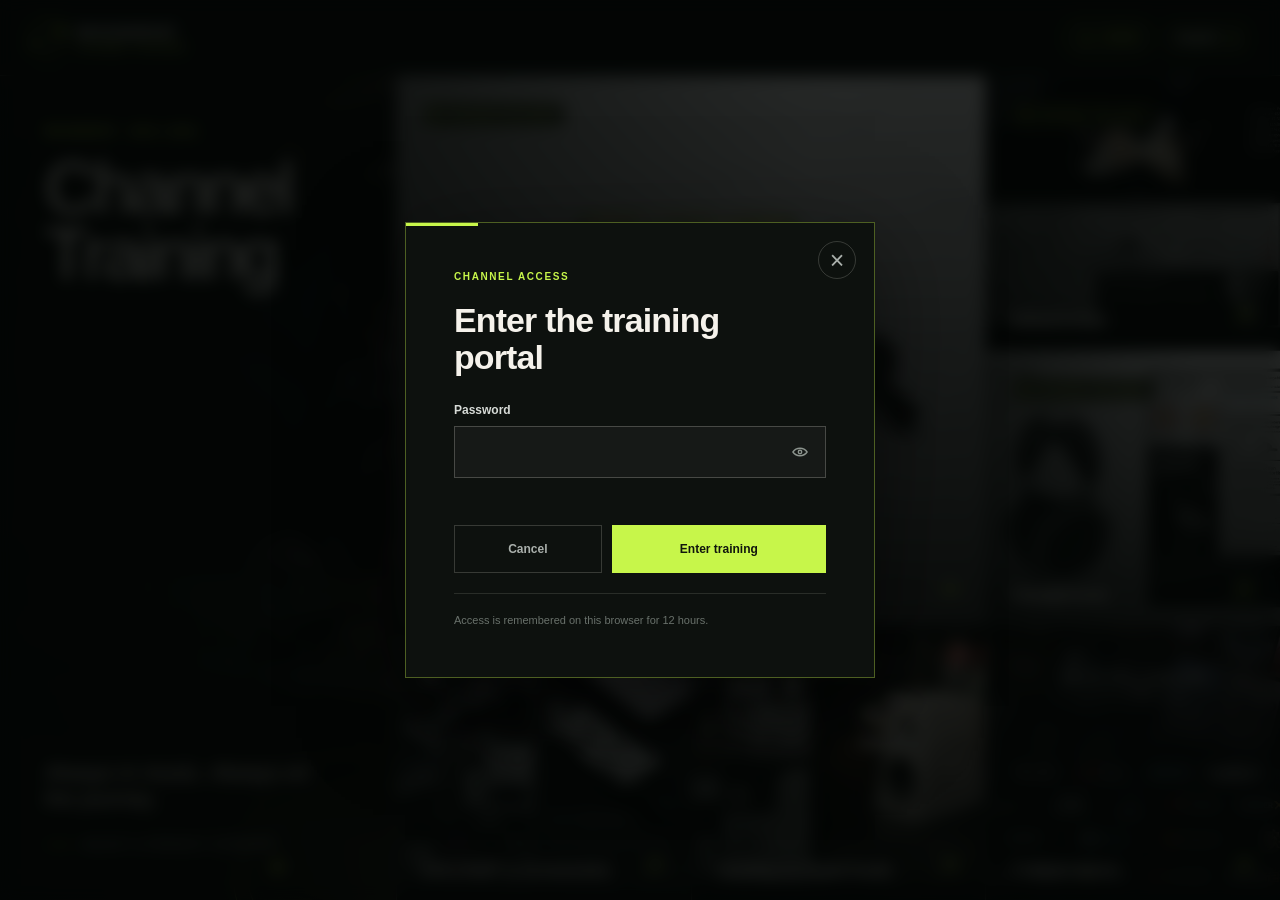
<file: products/edge2/index.html>
<!doctype html>
<html lang="en">
<head>
  <meta charset="utf-8" />
  <meta name="viewport" content="width=device-width, initial-scale=1, viewport-fit=cover" />
  <script src="../../mobile-previews.js?v=1.0.1"></script>
  <script src="../../templates/product-training/mobile-training.js?v=1.0.5"></script>
  <script src="../../language-menu.js?v=20260915-language-fit"></script>
  <script>document.documentElement.classList.add('auth-protected-pending');</script>
  <link rel="stylesheet" href="../../auth.css?v=20260826a" />
  <link rel="stylesheet" href="../../language-menu.css?v=20260930-mobile-contrast" />
  <meta name="description" content="EDGE2 bilingual channel training: adaptive ANC headphones, sound tuning, calls, Bluetooth and USB audio." />
  <title>EDGE2 · Channel Training</title>
  <style>
    :root {
      --ink: #080b0b;
      --ink-soft: #111615;
      --fog: #eef1ed;
      --paper: #f7f8f5;
      --line: rgba(192, 214, 206, .18);
      --line-dark: rgba(9, 15, 14, .14);
      --text: #f2f5f2;
      --muted: #87928e;
      --graphite: #25302c;
      --lime: #c7f64a;
      --orange: #ff7c32;
      --cyan: #6ce4e7;
      --violet: #b49cf7;
      --blue: #78a8ff;
      --accent: var(--lime);
      --ease: cubic-bezier(.2, .82, .22, 1);
      color-scheme: dark;
      font-family: "Avenir Next", "Helvetica Neue", Arial, sans-serif;
    }

    * { box-sizing: border-box; }
    html, body { width: 100%; min-height: 100%; margin: 0; background: var(--ink); }
    body { color: var(--text); overflow-x: hidden; }
    body.gallery-open, body.board-open { overflow: hidden; }
    button { color: inherit; font: inherit; }
    button:focus-visible, [tabindex]:focus-visible { outline: 2px solid var(--lime); outline-offset: 3px; }

    .app {
      min-height: 100vh;
      height: 100vh;
      display: grid;
      grid-template-rows: 68px minmax(0, 1fr);
      background:
        radial-gradient(circle at 52% 18%, rgba(199, 246, 74, .065), transparent 28%),
        linear-gradient(125deg, #070909, #0d1211 58%, #080a0a);
    }

    .topbar {
      display: flex;
      align-items: center;
      justify-content: space-between;
      gap: 24px;
      padding: 0 24px;
      border-bottom: 1px solid var(--line);
      background: rgba(8, 11, 11, .88);
      backdrop-filter: blur(18px);
      position: relative;
      z-index: 20;
    }

    .brand { display: flex; align-items: center; gap: 12px; min-width: 0; }
    .brand-orbit {
      width: 30px;
      height: 30px;
      border: 1px solid rgba(199, 246, 74, .82);
      border-radius: 50%;
      position: relative;
      box-shadow: 0 0 24px rgba(199, 246, 74, .16);
    }
    .brand-orbit::before {
      content: "";
      position: absolute;
      left: -5px;
      right: -5px;
      top: 50%;
      height: 1px;
      background: var(--lime);
      transform: rotate(-22deg);
    }
    .brand-orbit::after {
      content: "";
      position: absolute;
      width: 4px;
      height: 4px;
      right: 0;
      top: 5px;
      border-radius: 50%;
      background: var(--lime);
      box-shadow: 0 0 10px var(--lime);
    }
    .brand-kicker, .utility, .view-kicker, .eyebrow, .panel-kicker {
      font-family: Menlo, Monaco, Consolas, monospace;
      text-transform: uppercase;
      letter-spacing: .14em;
    }
    .brand-kicker { color: var(--lime); font-size: 9px; font-weight: 700; }
    .brand-name { margin-top: 3px; font-size: 14px; font-weight: 650; letter-spacing: .03em; white-space: nowrap; }

    .top-status { display: flex; align-items: center; justify-content: flex-end; gap: 10px; }
    .training-home-link {
      width: 36px;
      height: 36px;
      display: inline-flex;
      align-items: center;
      justify-content: center;
      flex: 0 0 auto;
      border: 1px solid var(--line);
      border-radius: 50%;
      color: #b8c1bd;
      text-decoration: none;
      transition: color .25s ease, border-color .25s ease, background .25s ease;
    }
    .training-home-link:hover { color: var(--lime); border-color: rgba(199, 246, 74, .4); background: rgba(199, 246, 74, .035); }
    .training-home-link svg { width: 15px; height: 15px; display: block; }
    .language-toggle {
      display: inline-flex;
      align-items: center;
      gap: 3px;
      height: 36px;
      min-height: 36px;
      padding: 3px;
      border: 1px solid var(--line);
      border-radius: 999px;
      background: rgba(255, 255, 255, .025);
      color: #7d8884;
      font-family: Menlo, Monaco, Consolas, monospace;
      cursor: pointer;
      transition: border-color .25s ease, background .25s ease;
    }
    .language-toggle:hover { border-color: rgba(199, 246, 74, .38); background: rgba(199, 246, 74, .035); }
    .language-option {
      min-width: 35px;
      padding: 5px 8px 4px;
      border-radius: 999px;
      font-size: 9px;
      font-weight: 700;
      line-height: 1;
      letter-spacing: .06em;
      text-align: center;
      transition: color .25s ease, background .25s ease, box-shadow .25s ease;
    }
    .language-option.active { color: #10160d; background: var(--lime); box-shadow: 0 0 14px rgba(199, 246, 74, .18); }
    .language-divider { color: #45504c; font-size: 8px; }
    .library-button {
      width: 100%;
      min-height: 44px;
      margin-top: 15px;
      padding: 0 14px;
      border: 1px solid var(--lime);
      border-radius: 10px;
      background: var(--lime);
      color: #11160e;
      font-family: Menlo, Monaco, Consolas, monospace;
      font-size: 8px;
      font-weight: 750;
      letter-spacing: .09em;
      text-transform: uppercase;
      cursor: pointer;
      transition: transform .25s var(--ease), box-shadow .25s ease;
    }
    .library-button:hover { transform: translateY(-1px); box-shadow: 0 0 22px rgba(199, 246, 74, .24); }

    .training-hub {
      min-height: 0;
      position: relative;
      overflow: hidden;
      isolation: isolate;
      background: #030505;
    }
    .app.hub-mode .workspace { display: none; }
    .app:not(.hub-mode) .training-hub { display: none; }
    .hub-hero-image {
      position: absolute;
      left: 0;
      top: 0;
      width: 60%;
      height: 72%;
      object-fit: contain;
      object-position: left top;
      mask-image: linear-gradient(90deg, #000 94%, transparent), linear-gradient(0deg, transparent, #000 6%, #000 94%, transparent);
      mask-composite: intersect;
      z-index: -3;
    }
    .training-hub::before {
      content: "";
      position: absolute;
      inset: 0;
      z-index: -2;
      background:
        linear-gradient(90deg, transparent 32%, rgba(3,5,5,.18) 44%, #030505 61%),
        linear-gradient(0deg, #030505 14%, rgba(3,5,5,.85) 32%, transparent 58%);
    }
    .training-hub::after {
      content: "";
      position: absolute;
      inset: 0;
      z-index: -1;
      pointer-events: none;
      background: linear-gradient(rgba(199,246,74,.035) 1px, transparent 1px), linear-gradient(90deg, rgba(199,246,74,.035) 1px, transparent 1px);
      background-size: 56px 56px;
      mask-image: linear-gradient(90deg, #000, transparent 64%);
    }
    .hub-layout {
      height: 100%;
      min-height: 0;
      display: grid;
      grid-template-columns: minmax(0, 1fr) minmax(390px, 520px);
      gap: clamp(24px, 4vw, 64px);
      align-items: end;
      padding: clamp(30px, 5vw, 74px);
    }
    .hub-copy { align-self: end; max-width: 690px; padding-bottom: 4px; }
    .hub-kicker, .hub-menu-kicker, .board-kicker, .support-label {
      font-family: Menlo, Monaco, Consolas, monospace;
      text-transform: uppercase;
      letter-spacing: .13em;
    }
    .hub-kicker { color: var(--lime); font-size: 10px; font-weight: 750; }
    .hub-copy h1 {
      max-width: 660px;
      margin: 15px 0 13px;
      font-family: "Avenir Next Condensed", "Arial Narrow", sans-serif;
      font-size: clamp(58px, 7vw, 112px);
      font-weight: 500;
      line-height: .82;
      letter-spacing: -.055em;
    }
    .hub-copy p { max-width: 520px; margin: 0; color: #c1cac6; font-size: clamp(13px, 1.2vw, 17px); line-height: 1.55; }
    .hub-mark { width: min(410px, 58vw); max-height: 150px; margin-top: 22px; object-fit: contain; object-position: left center; opacity: .82; mix-blend-mode: screen; }
    .hub-menu {
      align-self: end;
      padding: 19px;
      border: 1px solid rgba(199,246,74,.24);
      background: rgba(6,9,8,.82);
      box-shadow: 0 22px 70px rgba(0,0,0,.34);
      backdrop-filter: blur(18px);
    }
    .hub-menu-kicker { margin-bottom: 11px; color: #8d9994; font-size: 8px; }
    .hub-section-grid { display: grid; grid-template-columns: 1fr 1fr; gap: 7px; }
    .hub-section-button {
      --section-accent: var(--lime);
      min-height: 92px;
      position: relative;
      display: grid;
      grid-template-columns: minmax(0, 1fr);
      grid-template-rows: auto 1fr;
      gap: 6px;
      padding: 14px;
      border: 1px solid rgba(203,219,213,.16);
      border-radius: 0;
      background: rgba(255,255,255,.025);
      text-align: left;
      cursor: pointer;
      transition: transform .28s var(--ease), border-color .25s ease, background .25s ease;
    }
    .hub-section-button:first-child { grid-column: 1 / -1; min-height: 116px; border-color: rgba(199,246,74,.45); background: rgba(199,246,74,.08); }
    .hub-section-button:hover { transform: translateY(-3px); border-color: var(--section-accent); background: rgba(255,255,255,.055); }
    .hub-section-number { color: var(--section-accent); font-family: Menlo, Monaco, Consolas, monospace; font-size: 8px; }
    .hub-section-arrow { position: absolute; top: 14px; right: 14px; color: var(--section-accent); font-size: 21px; line-height: 1; }
    .hub-section-copy { min-width: 0; align-self: end; }
    .hub-section-copy b { display: block; max-width: none; font-size: 17px; font-weight: 700; line-height: 1.15; hyphens: none; overflow-wrap: normal; word-break: normal; text-wrap: pretty; }
    .hub-section-copy span { display: block; max-width: none; margin-top: 5px; color: #a9b4ae; font-size: 11px; line-height: 1.35; overflow-wrap: normal; word-break: normal; text-wrap: pretty; }

    .section-board {
      position: fixed;
      inset: 68px 0 0;
      z-index: 70;
      overflow-y: auto;
      visibility: hidden;
      opacity: 0;
      background: #090c0b;
      transition: opacity .32s ease, visibility .32s ease;
    }
    .section-board.open { visibility: visible; opacity: 1; }
    .section-board-header {
      min-height: 68px;
      position: sticky;
      top: 0;
      z-index: 4;
      display: flex;
      align-items: center;
      justify-content: space-between;
      gap: 20px;
      padding: 12px 28px;
      border-bottom: 1px solid var(--line);
      background: rgba(8,11,11,.9);
      backdrop-filter: blur(18px);
    }
    .section-board-header h2 { margin: 3px 0 0; font-family: "Avenir Next Condensed", "Arial Narrow", sans-serif; font-size: 28px; font-weight: 560; letter-spacing: -.025em; }
    .board-kicker { color: var(--lime); font-size: 8px; }
    .board-kicker:empty { display: none; }
    .section-board-close { width: 36px; height: 36px; flex: 0 0 auto; border: 1px solid var(--line); border-radius: 50%; background: transparent; color: #aab4b0; cursor: pointer; font-size: 20px; }
    .section-board-close:hover { color: var(--lime); border-color: rgba(199,246,74,.42); }
    .section-board-content { max-width: 1440px; min-height: calc(100% - 68px); margin: 0 auto; padding: clamp(22px, 3vw, 46px); }
    .board-intro {
      min-height: 230px;
      position: relative;
      display: grid;
      align-content: end;
      margin-bottom: 14px;
      padding: clamp(24px, 4vw, 52px);
      overflow: hidden;
      border: 1px solid var(--line);
      background-position: center 48%;
      background-size: cover;
      isolation: isolate;
    }
    .board-intro::before { content: ""; position: absolute; inset: 0; z-index: -1; background: linear-gradient(90deg, rgba(4,7,7,.94), rgba(4,7,7,.4) 58%, rgba(4,7,7,.05)); }
    .comparison-intro {
      background-color: #030505;
      background-position: 112% 50%;
      background-repeat: no-repeat;
      background-size: 72% auto;
    }
    .comparison-intro::before { background: linear-gradient(90deg, rgba(4,7,7,.99) 0, rgba(4,7,7,.86) 34%, rgba(4,7,7,.28) 66%, rgba(4,7,7,.06) 100%); }
    .support-intro {
      background-color: #030505;
      background-position: right 47%;
      background-repeat: no-repeat;
      background-size: 66% auto;
    }
    .support-intro::before { background: linear-gradient(90deg, rgba(4,7,7,.99) 0, rgba(4,7,7,.88) 37%, rgba(4,7,7,.25) 70%, rgba(4,7,7,.05) 100%); }
    .board-intro h3 { max-width: 820px; margin: 0; font-family: "Avenir Next Condensed", "Arial Narrow", sans-serif; font-size: clamp(38px, 4.2vw, 66px); font-weight: 520; line-height: .98; letter-spacing: -.04em; text-wrap: balance; }
    .board-intro p { max-width: 660px; margin: 14px 0 0; color: #a9b3af; font-size: 12px; line-height: 1.65; }
    .comparison-grid { display: grid; grid-template-columns: repeat(2, minmax(0,1fr)); gap: 10px; }
    .comparison-card { min-width: 0; padding: 24px; border: 1px solid var(--line); background: #111615; }
    .comparison-card h3 { margin: 0 0 15px; color: #eef3f0; font-size: 19px; text-wrap: balance; }
    .comparison-customer { margin: 0 0 12px; color: var(--lime); font-size: 14px; line-height: 1.45; }
    .comparison-answer { margin: 0; color: #9ca7a2; font-size: 12px; line-height: 1.7; }
    .comparison-proof { margin-top: 18px; padding-top: 13px; border-top: 1px solid var(--line); color: #6f7a76; font-family: Menlo, Monaco, Consolas, monospace; font-size: 8px; letter-spacing: .05em; text-transform: uppercase; }
    .support-layout { display: grid; grid-template-columns: 1fr; gap: 12px; align-items: stretch; }
    .support-block { border: 1px solid var(--line); background: #111615; }
    .support-block--package { display: grid; grid-template-columns: minmax(0,1.05fr) minmax(340px,.95fr); }
    .support-visual { width: auto; max-width: 100%; height: clamp(320px, 48vh, 480px); min-height: 0; display: block; justify-self: center; align-self: center; object-fit: contain; object-position: center; }
    .support-copy { padding: 22px; }
    .support-block--package .support-copy { align-self: center; padding: clamp(28px, 3.2vw, 46px); }
    .support-copy--warranty { display: grid; grid-template-columns: minmax(0,1.05fr) minmax(340px,.95fr); gap: 0; padding: 0; }
    .support-warranty-summary { padding: clamp(28px,3.2vw,46px); }
    .support-warranty-summary, .support-exclusions { min-width: 0; }
    .support-exclusions { padding: clamp(28px,3.2vw,46px); border-left: 1px solid var(--line); }
    .support-label { color: var(--lime); font-size: 8px; }
    .support-copy h3 { margin: 9px 0 16px; font-size: 24px; text-wrap: balance; }
    .package-list { display: grid; grid-template-columns: 1fr 1fr; gap: 8px 18px; margin: 0; padding: 0; list-style: none; color: #a7b1ad; font-size: 11px; }
    .package-list li { padding: 9px 0; border-bottom: 1px solid var(--line); }
    .warranty-periods { display: grid; grid-template-columns: 1fr 1fr; gap: 1px; margin: 16px 0; background: var(--line); }
    .warranty-period { display: flex; justify-content: space-between; gap: 14px; padding: 12px; background: #151b19; color: #a7b1ad; font-size: 10px; }
    .warranty-period b { color: var(--lime); }
    .support-policy { color: #a4afaa; font-size: 11px; line-height: 1.65; }
    .exclusion-list { margin: 13px 0 0; padding-left: 18px; color: #7f8a85; font-size: 10px; line-height: 1.65; }

    .workspace {
      display: grid;
      grid-template-columns: minmax(236px, 272px) minmax(520px, 1fr) minmax(332px, 390px);
      min-height: 0;
    }

    .story-rail {
      border-right: 1px solid var(--line);
      padding: 24px 18px 18px 24px;
      display: flex;
      flex-direction: column;
      min-height: 0;
      overflow: auto;
    }
    .eyebrow { color: var(--lime); font-size: 9px; font-weight: 700; }
    .story-rail h1 {
      margin: 11px 0 8px;
      font-family: "Avenir Next Condensed", "Arial Narrow", sans-serif;
      font-size: clamp(31px, 2.5vw, 44px);
      font-weight: 520;
      line-height: 1;
      letter-spacing: -.035em;
    }
    .feature-list { display: grid; gap: 4px; margin-top: 14px; }
    .feature-button {
      --feature-accent: var(--lime);
      width: 100%;
      display: grid;
      grid-template-columns: 30px 1fr 18px;
      align-items: center;
      gap: 9px;
      padding: 8px;
      border: 1px solid transparent;
      border-radius: 11px;
      background: transparent;
      text-align: left;
      cursor: pointer;
      transition: background .25s ease, border-color .25s ease, transform .25s var(--ease);
    }
    .feature-button:hover { background: rgba(255, 255, 255, .04); transform: translateX(3px); }
    .feature-button.active { background: rgba(255, 255, 255, .055); border-color: var(--line); }
    .feature-number {
      color: #65706c;
      font-family: Menlo, Monaco, Consolas, monospace;
      font-size: 9px;
      letter-spacing: .04em;
    }
    .feature-button.active .feature-number { color: var(--feature-accent); }
    .feature-copy b { display: block; font-size: 11px; font-weight: 650; line-height: 1.25; }
    .feature-copy span { display: block; margin-top: 3px; color: #74807c; font-size: 9px; line-height: 1.2; }
    .feature-arrow { color: #4d5753; transition: color .2s ease, transform .2s ease; }
    .feature-button.active .feature-arrow { color: var(--feature-accent); transform: translateX(2px); }

    .product-overview-button {
      width: 100%;
      min-height: 42px;
      margin-top: 12px;
      display: grid;
      grid-template-columns: 30px 1fr;
      align-items: center;
      gap: 9px;
      padding: 8px;
      border: 1px solid var(--line);
      border-radius: 11px;
      background: rgba(255, 255, 255, .025);
      color: #88938f;
      text-align: left;
      cursor: pointer;
      font-size: 10px;
      font-weight: 650;
      transition: color .22s ease, border-color .22s ease, background .22s ease, transform .22s var(--ease);
    }
    .product-overview-button::before {
      content: "";
      width: 12px;
      height: 9px;
      justify-self: center;
      border: 1px solid currentColor;
      box-shadow: inset 0 0 0 2px #0b0f0e;
    }
    .product-overview-button:hover { color: #e2e8e5; border-color: rgba(199, 246, 74, .36); transform: translateX(3px); }
    .product-overview-button.active {
      color: var(--lime);
      border-color: var(--lime);
      background: rgba(199, 246, 74, .065);
      box-shadow: 0 0 18px rgba(199, 246, 74, .07);
    }

    .rail-footer { margin-top: auto; padding-top: 12px; }
    .rail-footer .product-overview-button { margin-top: 0; }
    .core-menu-button { display: none; width: 100%; margin-top: 8px; padding: 10px; border: 1px solid var(--line); background: #111615; color: #dbe1de; cursor: pointer; }
    .overview-button {
      width: 100%;
      min-height: 38px;
      border: 1px solid var(--line);
      border-radius: 9px;
      background: rgba(255, 255, 255, .025);
      cursor: pointer;
      color: #b8c2be;
      font-size: 10px;
      letter-spacing: .04em;
    }
    .overview-button:hover { border-color: rgba(199, 246, 74, .34); color: var(--lime); }
    .viewer-column {
      min-width: 0;
      padding: 18px;
      display: grid;
      grid-template-rows: auto minmax(0, 1fr) auto;
      gap: 11px;
      position: relative;
    }
    .viewer-meta { display: flex; align-items: end; justify-content: space-between; gap: 14px; min-height: 34px; }
    .view-kicker { color: var(--muted); font-size: 8px; }
    .view-title { margin-top: 1px; line-height: 1.15; }
    .view-title b { display: block; color: #dbe1de; font-size: 15px; font-weight: 650; }
    .view-title span { display: block; margin-top: 4px; color: #78837f; font-size: 10px; font-weight: 500; }
    .angle-readout { text-align: right; }
    .angle-value { font-family: Menlo, Monaco, Consolas, monospace; white-space: nowrap; }
    .angle-value b { display: block; color: var(--lime); font-size: 12px; font-weight: 650; }
    .angle-value span { display: block; margin-top: 3px; color: #7e8984; font-size: 8px; font-weight: 500; }

    .stage {
      min-height: 0;
      aspect-ratio: 3 / 2;
      align-self: center;
      width: 100%;
      position: relative;
      overflow: hidden;
      border-radius: 22px;
      background: #ccc;
      border: 1px solid rgba(228, 241, 233, .16);
      box-shadow: inset 0 0 0 1px rgba(255,255,255,.35), 0 24px 60px rgba(0,0,0,.24);
      cursor: default;
      touch-action: none;
      isolation: isolate;
    }
    .stage.is-draggable { cursor: grab; }
    .stage.dragging { cursor: grabbing; }
    .stage::before {
      content: "";
      position: absolute;
      inset: 0;
      pointer-events: none;
      /* Background decoration stays below the original photograph and its hotspots. */
      z-index: 0;
      background:
        linear-gradient(rgba(23, 31, 28, .052) 1px, transparent 1px),
        linear-gradient(90deg, rgba(23, 31, 28, .052) 1px, transparent 1px),
        radial-gradient(circle at 50% 45%, transparent 45%, rgba(111, 129, 121, .12) 100%);
      background-size: 36px 36px, 36px 36px, auto;
    }
    .photo-rig {
      --pan-x: 0%;
      --pan-y: 2%;
      --drag-x: 0px;
      --drag-y: 0px;
      --zoom: 1;
      width: 100%;
      aspect-ratio: 3 / 2;
      position: absolute;
      left: 50%;
      top: 50%;
      z-index: 2;
      transform:
        translate(calc(-50% + var(--pan-x) + var(--drag-x)), calc(-50% + var(--pan-y) + var(--drag-y)))
        scale(var(--zoom));
      transition: transform 720ms var(--ease), filter 420ms ease, opacity 260ms ease;
      will-change: transform;
    }
    .photo-rig.no-transition { transition: none; }
    .photo-rig.turning { filter: none; }
    .product-photo {
      position: absolute;
      inset: 0;
      width: 100%;
      height: 100%;
      object-fit: cover;
      display: block;
      filter: none;
      pointer-events: none;
      user-select: none;
      -webkit-user-drag: none;
    }

    .hotspot {
      --hotspot-accent: var(--lime);
      position: absolute;
      left: var(--hx);
      top: var(--hy);
      width: 36px;
      height: 36px;
      transform: translate(-50%, -50%);
      border: 0;
      border-radius: 50%;
      background: transparent;
      cursor: pointer;
      z-index: 10;
      transition: opacity .3s ease, transform .3s var(--ease);
    }
    .hotspot::before {
      content: "";
      position: absolute;
      inset: 10px;
      border-radius: 50%;
      background: var(--hotspot-accent);
      border: 2px solid rgba(255,255,255,.9);
      box-shadow: 0 0 0 4px rgba(12,18,16,.18), 0 0 22px var(--hotspot-accent);
    }
    .hotspot::after {
      content: "";
      position: absolute;
      inset: 2px;
      border: 1px solid var(--hotspot-accent);
      border-radius: 50%;
      animation: breathe 2s ease-out infinite;
    }
    .hotspot:hover { transform: translate(-50%, -50%) scale(1.18); }
    .hotspot.active { transform: translate(-50%, -50%) scale(1.25); }
    .photo-rig[data-focus] .hotspot:not(.active) { opacity: .68; pointer-events: auto; transform: translate(-50%, -50%) scale(.86); }
    .photo-rig[data-focus] .hotspot:not(.active):hover,
    .photo-rig[data-focus] .hotspot:not(.active):focus-visible { opacity: 1; transform: translate(-50%, -50%) scale(1.08); }
    .hotspot-label {
      position: absolute;
      left: 38px;
      top: 50%;
      width: max-content;
      min-width: 0;
      max-width: 160px;
      padding: 8px 12px 7px;
      transform: translateY(-50%);
      border: 1px solid rgba(15, 22, 19, .24);
      border-radius: 7px;
      background: rgba(249, 251, 248, .96);
      color: #111815;
      font-family: Menlo, Monaco, Consolas, monospace;
      font-size: 10px;
      font-weight: 750;
      line-height: 1.15;
      letter-spacing: .035em;
      text-align: left;
      text-transform: uppercase;
      white-space: nowrap;
      opacity: 0;
      pointer-events: none;
      user-select: none;
      -webkit-user-select: none;
      transition: opacity .2s ease, transform .2s ease;
      box-shadow: 0 9px 24px rgba(18,26,23,.16), inset 3px 0 0 var(--hotspot-accent);
    }
    .hotspot-label::selection { background: transparent; color: #111815; }
    .hotspot[data-feature="connections"] .hotspot-label,
    .hotspot[data-feature="calls"] .hotspot-label { left: auto; right: 38px; text-align: right; box-shadow: 0 9px 24px rgba(18,26,23,.16), inset -3px 0 0 var(--hotspot-accent); }
    .hotspot:hover .hotspot-label, .hotspot:focus-visible .hotspot-label, .hotspot.active .hotspot-label { opacity: 1; transform: translate(3px, -50%); }
    .hotspot:is([data-feature="connections"],[data-feature="calls"]):is(:hover,:focus-visible,.active) .hotspot-label { transform: translate(-3px, -50%); }
    @keyframes breathe { 0% { opacity: .82; transform: scale(.6); } 70%, 100% { opacity: 0; transform: scale(1.42); } }

    .sequence-bar {
      min-height: 48px;
      display: grid;
      grid-template-columns: 1fr;
      align-items: center;
      gap: 14px;
      padding: 0 2px;
    }
    .angle-track { display: grid; grid-template-columns: repeat(7, minmax(8px, 16px)); justify-content: start; align-items: center; height: 26px; gap: 3px; }
    .angle-tick { height: 5px; background: #303936; border-radius: 1px; transition: height .3s var(--ease), background .3s ease; }
    .angle-tick.major { height: 11px; }
    .angle-tick.active { height: 22px; background: var(--lime); box-shadow: 0 0 10px rgba(199, 246, 74, .35); }
    .sequence-state { min-width: 96px; text-align: right; color: #a6b1ad; font-family: Menlo, Monaco, Consolas, monospace; font-size: 9px; }

    .detail-panel {
      min-width: 0;
      border-left: 1px solid var(--line);
      background: linear-gradient(180deg, rgba(17,22,21,.98), rgba(9,12,12,.98));
      position: relative;
      overflow: hidden;
    }
    .panel-empty, .panel-content { position: absolute; inset: 0; padding: 30px 28px; }
    .panel-empty { display: grid; align-content: center; color: #67726e; transition: opacity .3s ease; }
    .panel-empty-close { position: absolute; top: 24px; right: 24px; width: 38px; height: 38px; border: 1px solid var(--line); border-radius: 50%; background: transparent; color: #aeb9b3; font-size: 22px; line-height: 1; cursor: pointer; transition: color .2s ease, border-color .2s ease; }
    .panel-empty-close:hover { color: var(--lime); border-color: rgba(199,246,74,.45); }
    .panel-empty span { color: var(--lime); font-family: Menlo, Monaco, Consolas, monospace; font-size: 9px; letter-spacing: .12em; }
    .panel-empty h2 { max-width: none; margin: 15px 0 10px; color: #dce3df; font-family: "Avenir Next Condensed", "Arial Narrow", sans-serif; font-size: clamp(25px, 1.55vw, 30px); font-weight: 520; line-height: 1.08; letter-spacing: -.025em; hyphens: none; overflow-wrap: normal; word-break: normal; text-wrap: pretty; }
    .panel-empty p { max-width: none; margin: 0; font-size: 12px; line-height: 1.65; overflow-wrap: normal; word-break: normal; text-wrap: pretty; }
    .panel-content {
      overflow-y: auto;
      opacity: 0;
      transform: translateX(22px);
      pointer-events: none;
      transition: opacity .35s ease, transform .5s var(--ease);
    }
    .detail-panel.open .panel-empty { opacity: 0; pointer-events: none; }
    .detail-panel.open .panel-content { opacity: 1; transform: none; pointer-events: auto; }
    .panel-head { display: flex; align-items: start; justify-content: space-between; gap: 14px; }
    .panel-kicker { color: var(--accent); font-size: 10px; }
    .close-panel { width: 30px; height: 30px; border: 1px solid var(--line); border-radius: 50%; background: transparent; color: #89948f; cursor: pointer; }
    .close-panel:hover { color: var(--lime); border-color: rgba(199,246,74,.35); }
    .panel-content h2 {
      margin: 25px 0 12px;
      font-family: "Avenir Next Condensed", "Arial Narrow", sans-serif;
      font-size: clamp(29px, 2.4vw, 40px);
      font-weight: 520;
      line-height: 1.08;
      letter-spacing: -.025em;
      text-wrap: balance;
    }
    .panel-body { margin: 0; color: #c2cbc6; font-size: 14px; line-height: 1.65; }
    .panel-priority { display: grid; gap: 8px; margin: 18px 0 20px; }
    .panel-priority__item { padding: 14px 16px; border-left: 3px solid var(--accent); background: rgba(255,255,255,.055); }
    .panel-priority__item h3 { margin: 0 0 7px; color: var(--accent); font-size: 10px; font-weight: 800; letter-spacing: .08em; text-transform: uppercase; }
    .panel-priority__item p { margin: 0; color: #e7ece9; font-size: 14px; line-height: 1.55; }
    .panel-priority__spec p { font-size: 15px; font-weight: 750; }
    .panel-priority__say p { font-size: 16px; line-height: 1.5; }
    .panel-media { margin: 18px 0 20px; border: 1px solid var(--line); border-radius: 0; overflow: hidden; background: #090c0b; }
    .panel-media-stage { position: relative; height: clamp(190px, 20vh, 240px); overflow: hidden; background: #eef0f4; }
    .panel-media-stage[data-layout^="driver"] { height: clamp(230px, 24vh, 300px); }
    .panel-media-stage[data-layout="app"] { height: clamp(206px, 20vh, 228px); }
    .panel-media-visual { position: absolute; inset: 0; overflow: hidden; background: #eef0f4; border: 0; padding: 0; cursor: zoom-in; }
    .panel-media-image { width: 100%; height: 100%; display: block; object-fit: cover; transition: opacity .18s ease; }
    .panel-media-image[data-fit="contain"] { object-fit: contain; }
    .media-driver {
      height: 100%;
      display: grid;
      grid-template-rows: minmax(0, 1.35fr) minmax(72px, .8fr);
      color: #2e3436;
      background: #e8e9ee;
    }
    .media-driver-art {
      min-height: 0;
      border-bottom: 1px solid rgba(35, 42, 44, .14);
      background-color: #e8e9ee;
      background-position: var(--driver-position, 55% 50%);
      background-repeat: no-repeat;
      background-size: var(--driver-size, 140% auto);
    }
    .media-driver-parts {
      display: grid;
      grid-template-columns: 1fr 1fr;
      gap: 1px;
      margin: 0;
      padding: 1px;
      list-style: none;
      background: rgba(35, 42, 44, .12);
    }
    .media-driver-parts li {
      min-width: 0;
      display: grid;
      grid-template-columns: 19px minmax(0, 1fr);
      align-items: center;
      gap: 5px;
      padding: 5px 7px;
      background: #f1f2f5;
      font-size: 8px;
      font-weight: 650;
      line-height: 1.2;
    }
    .media-driver-parts em {
      color: #71787a;
      font-family: Menlo, Monaco, Consolas, monospace;
      font-size: 7px;
      font-style: normal;
      letter-spacing: .04em;
    }
    .media-schematic-full { width: 100%; height: 100%; display: grid; place-items: center; padding: 10px 8px; background: #e5e6eb; }
    .media-schematic-full img { width: 100%; height: 100%; min-width: 0; min-height: 0; display: block; object-fit: contain; }
    .media-app {
      height: 100%;
      display: grid;
      grid-template-columns: minmax(110px, .72fr) minmax(0, 1.55fr);
      background: #e5e7ec;
      color: #303638;
    }
    .media-app-copy {
      min-width: 0;
      display: flex;
      flex-direction: column;
      justify-content: center;
      padding: 15px 12px;
      border-right: 1px solid rgba(35, 42, 44, .14);
      background: #121716;
      color: #edf1ef;
    }
    .media-app-copy small {
      color: var(--accent);
      font-family: Menlo, Monaco, Consolas, monospace;
      font-size: 7px;
      font-weight: 700;
      letter-spacing: .1em;
      text-transform: uppercase;
    }
    .media-app-copy strong {
      display: block;
      margin-top: 7px;
      font-family: "Avenir Next Condensed", "Arial Narrow", sans-serif;
      font-size: clamp(18px, 1.35vw, 23px);
      font-weight: 650;
      line-height: 1;
      letter-spacing: -.02em;
    }
    .media-app-points {
      display: grid;
      gap: 4px;
      margin: 10px 0 0;
      padding: 0;
      list-style: none;
      color: #939e99;
      font-size: 7px;
      line-height: 1.25;
    }
    .media-app-points li { padding-left: 8px; border-left: 1px solid var(--accent); }
    .media-app-visual {
      min-width: 0;
      min-height: 0;
      overflow: hidden;
      padding-top: 7px;
      background: #e5e7ec;
    }
    .media-app img {
      width: 108%;
      height: auto;
      min-width: 0;
      min-height: 0;
      display: block;
      transform: translateX(-3.7%);
      padding: 0;
      background: #e5e7ec;
    }
    .media-hero {
      position: relative;
      height: 100%;
      isolation: isolate;
      background-color: #e8e9ed;
      background-image: var(--media-image);
      background-position: var(--media-position, 50% 50%);
      background-repeat: no-repeat;
      background-size: var(--media-size, cover);
    }
    .media-hero::after {
      content: "";
      position: absolute;
      inset: 0;
      z-index: 0;
      background: linear-gradient(90deg, rgba(4, 7, 7, .76) 0, rgba(4, 7, 7, .22) 47%, transparent 76%);
    }
    .media-hero-copy {
      position: absolute;
      z-index: 1;
      top: 14px;
      left: 14px;
      max-width: 58%;
      padding-left: 9px;
      border-left: 2px solid var(--accent);
      color: #f3f6f4;
      text-shadow: 0 1px 12px rgba(0, 0, 0, .35);
    }
    .media-hero-copy small {
      display: block;
      margin-bottom: 4px;
      color: var(--accent);
      font-family: Menlo, Monaco, Consolas, monospace;
      font-size: 7px;
      font-weight: 700;
      letter-spacing: .1em;
      text-transform: uppercase;
    }
    .media-hero-copy strong {
      display: block;
      font-family: "Avenir Next Condensed", "Arial Narrow", sans-serif;
      font-size: clamp(18px, 1.45vw, 25px);
      font-weight: 650;
      line-height: .98;
      letter-spacing: -.025em;
      white-space: pre-line;
    }
    .panel-media-controls {
      display: flex;
      align-items: center;
      justify-content: flex-end;
      gap: 4px;
      min-height: 40px;
      padding: 6px 8px;
      border-top: 1px solid var(--line);
      background: #0d1110;
    }
    .panel-media-controls[hidden] { display: none; }
    .panel-media-nav { width: 28px; height: 25px; padding: 0; border: 1px solid rgba(255,255,255,.16); border-radius: 0; background: transparent; color: #e0e6e3; cursor: pointer; }
    .panel-media-nav:hover { color: #11160d; border-color: var(--accent); background: var(--accent); }
    .panel-media-count { min-width: 42px; color: #b6c0bc; font-family: Menlo, Monaco, Consolas, monospace; font-size: 8px; text-align: center; }
    .panel-media figcaption { padding: 8px 10px; color: #78837f; font-size: 8px; line-height: 1.45; letter-spacing: .04em; }
    .subfeatures { display: grid; gap: 7px; margin: 20px 0 22px; }
    .subfeature { padding: 10px 11px; border-left: 2px solid var(--accent); background: rgba(255,255,255,.035); }
    .subfeature b { display: block; color: #dde4e0; font-size: 11px; }
    .subfeature span { display: block; margin-top: 4px; color: #8e9993; font-size: 11px; line-height: 1.45; }
    .training-cue { padding: 15px 0; border-top: 1px solid var(--line); }
    .training-cue h3 { margin: 0 0 7px; color: var(--accent); font-size: 10px; font-weight: 800; letter-spacing: .08em; text-transform: uppercase; }
    .training-cue p { margin: 0; color: #aeb8b3; font-size: 12px; line-height: 1.58; }
    .panel-source { margin-top: 13px; color: #5f6965; font-size: 8px; line-height: 1.5; }
    .panel-nav { display: grid; grid-template-columns: 1fr 1fr; gap: 8px; margin-top: 22px; }
    .panel-nav button { min-height: 38px; border: 1px solid var(--line); border-radius: 8px; background: rgba(255,255,255,.025); cursor: pointer; font-size: 9px; }
    .panel-nav button:hover { color: var(--lime); border-color: rgba(199,246,74,.3); }

    .gallery-board {
      position: fixed;
      inset: 0;
      z-index: 90;
      overflow-y: auto;
      visibility: hidden;
      opacity: 0;
      background:
        radial-gradient(circle at 78% 8%, rgba(199, 246, 74, .08), transparent 28%),
        #080b0b;
      transition: opacity .35s ease, visibility .35s ease;
    }
    .gallery-board.open { visibility: visible; opacity: 1; }
    .gallery-header {
      min-height: 78px;
      position: sticky;
      top: 0;
      z-index: 4;
      display: flex;
      align-items: center;
      justify-content: space-between;
      gap: 20px;
      padding: 14px 28px;
      border-bottom: 1px solid var(--line);
      background: rgba(8, 11, 11, .88);
      backdrop-filter: blur(18px);
    }
    .gallery-header h2 { margin: 3px 0 0; font-family: "Avenir Next Condensed", "Arial Narrow", sans-serif; font-size: 30px; font-weight: 540; letter-spacing: -.025em; }
    .gallery-kicker { color: var(--lime); font-family: Menlo, Monaco, Consolas, monospace; font-size: 8px; letter-spacing: .14em; text-transform: uppercase; }
    .gallery-close, .lightbox-close {
      width: 38px;
      height: 38px;
      border: 1px solid var(--line);
      border-radius: 50%;
      background: rgba(255,255,255,.025);
      color: #a9b3af;
      cursor: pointer;
      font-size: 20px;
    }
    .gallery-close:hover, .lightbox-close:hover { color: var(--lime); border-color: rgba(199,246,74,.4); }
    .gallery-intro { max-width: 1480px; margin: 0 auto; padding: 24px 28px 10px; color: #8b9692; font-size: 11px; line-height: 1.6; }
    .gallery-grid {
      max-width: 1480px;
      margin: 0 auto;
      padding: 16px 28px 42px;
      display: grid;
      grid-template-columns: repeat(4, minmax(0, 1fr));
      gap: 12px;
    }
    .gallery-card {
      min-width: 0;
      padding: 0;
      border: 1px solid var(--line);
      border-radius: 12px;
      overflow: hidden;
      background: #101514;
      text-align: left;
      cursor: zoom-in;
      transition: transform .35s var(--ease), border-color .25s ease;
    }
    .gallery-card:hover { transform: translateY(-4px); border-color: rgba(199,246,74,.42); }
    .gallery-card img { width: 100%; height: 210px; display: block; object-fit: cover; background: #eef0ed; transition: transform .55s var(--ease); }
    .gallery-card:hover img { transform: scale(1.025); }
    .gallery-card-copy { display: grid; gap: 4px; padding: 11px 12px 12px; }
    .gallery-card-copy b { font-size: 11px; font-weight: 650; }
    .gallery-card-copy span { color: #6f7a76; font-family: Menlo, Monaco, Consolas, monospace; font-size: 7px; letter-spacing: .06em; text-transform: uppercase; }

    .lightbox {
      position: fixed;
      inset: 0;
      z-index: 110;
      display: grid;
      grid-template-columns: 64px minmax(0, 1fr) 64px;
      grid-template-rows: 1fr auto;
      align-items: center;
      gap: 10px;
      padding: 22px;
      visibility: hidden;
      opacity: 0;
      background: rgba(3, 5, 5, .96);
      backdrop-filter: blur(18px);
      transition: opacity .25s ease, visibility .25s ease;
    }
    .lightbox.open { visibility: visible; opacity: 1; }
    .lightbox-image { grid-column: 2; max-width: 100%; max-height: calc(100vh - 118px); justify-self: center; object-fit: contain; box-shadow: 0 22px 80px rgba(0,0,0,.38); }
    .lightbox-nav { width: 48px; height: 48px; border: 1px solid var(--line); border-radius: 50%; background: rgba(255,255,255,.035); color: #dbe1de; cursor: pointer; font-size: 22px; }
    .lightbox-nav:hover { color: var(--lime); border-color: rgba(199,246,74,.38); }
    .lightbox-prev { grid-column: 1; justify-self: center; }
    .lightbox-next { grid-column: 3; justify-self: center; }
    .lightbox-close { position: absolute; top: 20px; right: 22px; z-index: 2; }
    .lightbox-caption { grid-column: 1 / -1; text-align: center; color: #9aa5a1; font-size: 10px; line-height: 1.5; }
    .lightbox-caption b { display: block; color: #eef2ef; font-size: 12px; }

    @media (max-width: 1180px) {
      .gallery-grid { grid-template-columns: repeat(3, minmax(0, 1fr)); }
      .core-menu-button { display: block; }
      .hub-layout { grid-template-columns: minmax(0,1fr) minmax(340px, 430px); padding: 34px; }
      .support-layout { grid-template-columns: 1fr; }
      .workspace { grid-template-columns: 230px minmax(470px, 1fr); }
      .detail-panel { position: fixed; top: 68px; right: 0; bottom: 0; width: min(390px, 92vw); z-index: 30; transform: translateX(100%); transition: transform .5s var(--ease); box-shadow: -20px 0 50px rgba(0,0,0,.32); }
      .detail-panel.open { transform: none; }
      .panel-empty { display: none; }
    }
    @media (max-width: 760px) {
      .app { height: auto; grid-template-rows: auto auto; }
      .topbar { min-height: 62px; padding: 10px 14px; }
      .top-status { gap: 7px; }
      .language-option { min-width: 30px; padding-inline: 6px; }
      .workspace { display: block; }
      .training-hub { min-height: calc(100vh - 62px); }
      .hub-hero-image { width: 100%; height: 42%; }
      .hub-layout { min-height: calc(100vh - 62px); display: flex; flex-direction: column; justify-content: flex-end; gap: 22px; padding: 24px 14px; }
      .hub-copy { align-self: stretch; }
      .hub-copy h1 { font-size: 58px; }
      .hub-copy p { max-width: 90%; font-size: 12px; }
      .hub-mark { width: 220px; margin-top: 13px; }
      .hub-menu { width: 100%; padding: 10px; }
      .hub-section-grid { grid-template-columns: 1fr 1fr; }
      .hub-section-button, .hub-section-button:first-child { min-height: 82px; padding: 11px; }
      .hub-section-copy b { font-size: 12px; }
      .hub-section-copy span { font-size: 10px; }
      .section-board { inset: 62px 0 0; }
      .section-board-header { padding: 10px 14px; }
      .section-board-content { padding: 14px; }
      .board-intro { min-height: 190px; padding: 22px; }
      .comparison-intro, .support-intro { background-size: auto 100%; background-position: center; }
      .comparison-grid, .support-layout { grid-template-columns: 1fr; }
      .support-block--package, .support-copy--warranty { grid-template-columns: 1fr; }
      .support-visual { min-height: 0; aspect-ratio: 16/10; }
      .support-exclusions { padding-top: 22px; border-left: 0; border-top: 1px solid var(--line); }
      .package-list, .warranty-periods { grid-template-columns: 1fr; }
      .story-rail { border-right: 0; padding: 20px 14px 6px; overflow: visible; }
      .story-rail h1 { font-size: 35px; }
      .feature-list { grid-template-columns: 1fr 1fr; margin-top: 16px; }
      .product-overview-button { margin-top: 0; }
      .rail-footer { display: block; margin-top: 10px; padding-top: 0; }
      .viewer-column { height: 590px; padding: 10px 12px 16px; }
      .sequence-bar { grid-template-columns: 1fr; }
      .photo-rig { width: 100%; }
      .hotspot-label { display: none; }
      .detail-panel { top: 0; width: 100%; }
      .gallery-grid { grid-template-columns: repeat(2, minmax(0, 1fr)); padding: 12px 14px 30px; }
      .gallery-card img { height: 170px; }
      .gallery-header { padding: 12px 14px; }
      .gallery-intro { padding: 18px 14px 8px; }
      .lightbox { grid-template-columns: 42px minmax(0, 1fr) 42px; padding: 12px; }
      .lightbox-nav { width: 38px; height: 38px; }
    }
    @media (min-width: 761px) and (max-width: 1180px) {
      /* The same master and its selected hotspot stay visible for every story. */
      .workspace:has(.photo-rig[data-focus]) { grid-template-columns: 180px minmax(0, 1fr) 300px; }
      .workspace:has(.photo-rig[data-focus]) .story-rail { padding-inline: 12px; }
      .workspace:has(.photo-rig[data-focus]) .story-rail h1 { font-size: 28px; }
      .workspace:has(.photo-rig[data-focus]) .feature-button { grid-template-columns: 22px 1fr 12px; gap: 5px; }
      .workspace:has(.photo-rig[data-focus]) .detail-panel { position: relative; inset: auto; width: auto; transform: none; z-index: auto; box-shadow: none; }
      .workspace:has(.photo-rig[data-focus]) .panel-content { padding-inline: 20px; }
      /* Keep labels readable without magnifying them past the narrow photo frame. */
      .hotspot-label { font-size: calc(12px / var(--zoom, 1)); padding: calc(6px / var(--zoom, 1)) calc(8px / var(--zoom, 1)); letter-spacing: 0; }
    }
    @media (prefers-reduced-motion: reduce) {
      *, *::before, *::after { scroll-behavior: auto !important; animation-duration: .001ms !important; animation-iteration-count: 1 !important; transition-duration: .001ms !important; }
    }
    html[lang^="zh"] body { font-family: "PingFang SC", "Microsoft YaHei", "Helvetica Neue", Arial, sans-serif; }
    html[lang^="zh"] .brand-kicker,
    html[lang^="zh"] .view-kicker,
    html[lang^="zh"] .eyebrow,
    html[lang^="zh"] .panel-kicker { letter-spacing: .08em; }
    html[lang^="zh"] .story-rail h1 { line-height: 1.08; letter-spacing: -.02em; }
    html[lang^="zh"] .panel-empty h2,
    html[lang^="zh"] .panel-content h2 {
      font-family: "PingFang SC", "Microsoft YaHei", "Helvetica Neue", Arial, sans-serif;
      line-height: 1.18;
      letter-spacing: -.02em;
    }
    html[lang^="zh"] .media-hero-copy strong { font-family: "PingFang SC", "Microsoft YaHei", "Helvetica Neue", Arial, sans-serif; line-height: 1.08; }
    html[lang^="zh"] .media-app-copy strong { font-family: "PingFang SC", "Microsoft YaHei", "Helvetica Neue", Arial, sans-serif; line-height: 1.12; }
    html[lang^="zh"] .hub-copy h1,
    html[lang^="zh"] .board-intro h3,
    html[lang^="zh"] .section-board-header h2 { font-family: "PingFang SC", "Microsoft YaHei", "Helvetica Neue", Arial, sans-serif; letter-spacing: -.025em; }
    html[lang^="zh"] .board-intro h3 {
      max-width: 820px;
      font-size: clamp(34px, 3.45vw, 54px);
      line-height: 1.08;
      letter-spacing: -.018em;
      white-space: nowrap;
    }
    html[lang^="zh"] .hub-copy h1 { line-height: .95; }
    html[lang^="zh"] .hub-copy h1 { font-size: clamp(42px, 6vw, 88px); white-space: nowrap; }
    @media (max-width: 760px) {
      html[lang^="zh"] .board-intro h3 {
        max-width: 100%;
        font-size: clamp(30px, 8.4vw, 40px);
        white-space: normal;
      }
    }

    /* Unified black sans type system: hierarchy comes from size, weight, color, and spacing. */
    :root { --font-sans: "Helvetica Neue", "PingFang SC", "Microsoft YaHei", Arial, sans-serif; }
    html, body, body *, button, input { font-family: var(--font-sans) !important; }
  </style>
  <link rel="stylesheet" href="../../templates/product-training/media-reviews.css?v=1.0.0" />
  <link rel="stylesheet" href="../../templates/product-training/feature-media.css?v=1.0.0" />
  <link rel="stylesheet" href="../../templates/product-training/positioning.css?v=1.0.0" />
  <link rel="stylesheet" href="../../templates/product-training/mobile-training.css?v=1.0.8" />
  <link rel="stylesheet" href="../../templates/product-training/icons.css?v=1.0.0" />

  <style>
    .photo-rig { width: auto; height: 100%; aspect-ratio: 2 / 3; max-width: 100%; }
    .product-photo { object-fit: contain; }
    .hotspot-label { font-size: calc(11px / var(--zoom, 1)); white-space: normal; max-width: calc(170px / var(--zoom, 1)); }
    .hotspot:is([data-feature="sound"],[data-feature="comfort"]) .hotspot-label { left: auto; right: 38px; text-align: right; }
    .hotspot:is([data-feature="sound"],[data-feature="comfort"]):is(:hover,:focus-visible,.active) .hotspot-label { transform: translate(-3px, -50%); }
    .hub-hero-image { width: 54%; height: 78%; object-position: center top; mask-image: none; }
    .training-hub::before { background: linear-gradient(0deg, #030505 2%, rgba(3,5,5,.85) 20%, transparent 42%); }
    html.mobile-ui [data-role="product-stage"] { height: clamp(160px, 45svh, 420px); aspect-ratio: auto; max-width: 100%; }
    html.mobile-ui .photo-rig { width: auto; height: 100%; aspect-ratio: 2 / 3; max-width: 100%; }
    html.mobile-ui .hub-hero-image { max-height: 310px; }

    /* Keep portrait and landscape originals at their native proportions. */
    #galleryGrid { display: block; column-count: 4; column-gap: 12px; }
    #galleryGrid .gallery-card { display: block; width: 100%; margin: 0 0 12px; break-inside: avoid; }
    #galleryGrid .gallery-card img { width: 100%; height: auto; aspect-ratio: auto; object-fit: contain; background: #101514; transform: none; }
    @media (max-width: 1200px) { #galleryGrid { column-count: 3; } }
    html.mobile-ui #galleryGrid { display: block; column-count: 2; }
    @media (max-width: 359px) { html.mobile-ui #galleryGrid { column-count: 1; } }

    /* Remove only transparent canvas padding from the mobile art frames. */
    #sectionBoard[data-positioning-open="true"] img { mask-image: none; }
    html.mobile-ui #sectionBoard[data-positioning-open="true"] img { height: 115%; max-height: none; max-width: none; transform: translateY(1.78%); }
    html.mobile-ui #sectionBoard [data-product-art="edge2-black"] img { height: 185.45%; max-height: none; max-width: none; transform: translateY(20.125%); }
  </style>
</head>
<body data-auth-protected="true" data-auth-home="../../index.html" data-auth-path="products/edge2/index.html">
  <div class="app hub-mode" id="trainingApp" data-hotspot-policy="all-stories" data-grid-layer="background" data-master-view-policy="single-original">
    <header class="topbar">
      <div class="brand">
        <span class="brand-orbit" aria-hidden="true"></span>
        <div>
          <div class="brand-kicker" id="brandKicker">MOONDROP · CHANNEL TRAINING</div>
          <div class="brand-name">EDGE2</div>
        </div>
      </div>
      <div class="top-status" id="topStatus" aria-label="Page tools">
        <a class="training-home-link" id="trainingHomeLink" href="../../index.html?lang=en" aria-label="Training home">
          <svg viewBox="0 0 24 24" fill="none" stroke="currentColor" stroke-width="1.8" stroke-linecap="round" stroke-linejoin="round" aria-hidden="true">
            <path d="M3.5 10.5 12 3.8l8.5 6.7" />
            <path d="M5.8 9.2v10.4h12.4V9.2" />
            <path d="M9.4 19.6v-6.2h5.2v6.2" />
          </svg>
        </a>
        <select class="language-toggle" id="languageToggle" aria-label="选择语言">
          <option value="zh">中文</option><option value="en">English</option><option value="de">Deutsch</option>
          <option value="es">Español</option><option value="pt">Português</option><option value="fr">Français</option>
          <option value="it">Italiano</option><option value="ru">Русский</option>
        </select>
      </div>
    </header>

    <main class="training-hub" id="trainingHub" aria-label="EDGE2 training menu">
      <img class="hub-hero-image" id="hubHeroImage" src="assets/campaign/white.png" alt="EDGE2 white headphones, original transparent product photograph" />
      <div class="hub-layout">
        <div class="hub-copy">
          <div class="hub-kicker" id="hubKicker">MOONDROP · EDGE2</div>
          <h1 id="hubTitle">EDGE2</h1>
          <p id="hubIntro">Adaptive ANC headphones for commuting, study, travel and computer listening.</p>
        </div>
        <nav class="hub-menu" id="hubMenu" aria-label="Training sections">
          <div class="hub-section-grid" id="hubSectionGrid"></div>
        </nav>
      </div>
    </main>

    <main class="workspace" data-core-template-version="1.2.0" data-core-initial-state="overview" data-core-layout="three-column">
      <nav class="story-rail" aria-label="Product feature stories">
        <div class="eyebrow" id="storyEyebrow">Six core sales stories</div>
        <h1 id="storyHeadline">Learn it by<br />touching it.</h1>
        <div class="feature-list" id="featureList"></div>
        <div class="rail-footer">
          <button class="product-overview-button active" id="productOverviewButton" data-role="product-overview" type="button" aria-pressed="true">Overview</button>
          <button class="core-menu-button" id="coreMenuClose" type="button">Return to training menu</button>
        </div>
      </nav>

      <section class="viewer-column" aria-label="Interactive product view">
        <div class="viewer-meta">
          <div>
            <div class="view-title" id="viewTitle"><b>Product overview</b></div>
          </div>
          <div class="angle-readout" aria-live="polite">
            <div class="angle-value" id="angleValue"><b>MAIN VIEW</b></div>
          </div>
        </div>

        <div class="stage" id="stage" data-role="product-stage" aria-label="Select a product signal to inspect its detail">
          <div class="photo-rig" id="photoRig">
            <img class="product-photo" id="productPhoto" src="assets/campaign/white.png" alt="EDGE2 white headphone complete product photograph" draggable="false" />
          </div>
        </div>

        <div class="sequence-bar" aria-label="Detail focus progress">
          <div class="angle-track" id="angleTrack" data-role="product-progress" aria-hidden="true"></div>
        </div>
      </section>

      <aside class="detail-panel" id="detailPanel" data-role="feature-detail" aria-label="Feature training detail">
        <div class="panel-empty">
          <button class="panel-empty-close" id="overviewClose" type="button" aria-label="Return to training menu">×</button>
          <span id="emptyKicker">READY FOR INPUT</span>
          <h2 id="emptyTitle">Choose a selling point.</h2>
          <p id="emptyBody">Each selling point includes the customer benefit, core specification, demonstration, and recommended sales line.</p>
        </div>
        <div class="panel-content">
          <div class="panel-head">
            <div>
              <div class="panel-kicker" id="panelKicker"></div>
            </div>
            <button class="close-panel" id="closePanel" type="button" aria-label="Close feature detail">×</button>
          </div>
          <h2 id="panelTitle"></h2>
          <p class="panel-body" id="panelBody"></p>
          <div class="panel-priority">
            <div class="panel-priority__item panel-priority__spec">
              <h3 id="specLabel">Core spec</h3>
              <p id="panelSpec"></p>
            </div>
            <div class="panel-priority__item panel-priority__say">
              <h3 id="sayLabel">Sales line</h3>
              <p id="panelSay"></p>
            </div>
          </div>
          <figure class="panel-media">
            <div class="panel-media-stage">
              <button class="panel-media-visual" id="panelMediaVisual" type="button"></button>
            </div>
            <div class="panel-media-controls" id="panelMediaControls" hidden>
              <button class="panel-media-nav" id="previousPanelMedia" type="button" aria-label="Previous feature image">←</button>
              <span class="panel-media-count" id="panelMediaCount"></span>
              <button class="panel-media-nav" id="nextPanelMedia" type="button" aria-label="Next feature image">→</button>
            </div>
            <figcaption id="panelPhotoCaption"></figcaption>
          </figure>
          <div class="subfeatures" id="subfeatures"></div>
          <div class="training-cue">
            <h3 id="showLabel">Show it</h3>
            <p id="panelShow"></p>
          </div>
          <p class="panel-source" id="panelSource"></p>
          <div class="panel-nav">
            <button id="previousFeature" type="button">← Previous story</button>
            <button id="nextFeature" type="button">Next story →</button>
          </div>
        </div>
      </aside>
    </main>
  </div>

  <section class="section-board" id="sectionBoard" aria-hidden="true">
    <header class="section-board-header">
      <div>
        <h2 id="sectionBoardTitle"></h2>
      </div>
      <button class="section-board-close" id="closeSectionBoard" type="button" aria-label="Close training section">×</button>
    </header>
    <div class="section-board-content" id="sectionBoardContent"></div>
  </section>

  <section class="gallery-board" id="galleryBoard" data-gallery-image-policy="original-ratio" aria-label="EDGE2 HD image library" aria-hidden="true">
    <header class="gallery-header">
      <div>
        <div class="gallery-kicker" id="galleryKicker">MOONDROP · SOURCE PHOTOGRAPHY · 10 FILES</div>
        <h2 id="galleryTitle">EDGE2 HD Image Library</h2>
      </div>
      <button class="gallery-close" id="closeGallery" type="button" aria-label="Close HD image library">×</button>
    </header>
    <p class="gallery-intro" id="galleryIntro">Ten original product and packaging photographs. Select an image to view the original file.</p>
    <div class="gallery-grid" id="galleryGrid"></div>
  </section>

  <div class="lightbox" id="lightbox" aria-hidden="true">
    <button class="lightbox-close" id="closeLightbox" type="button" aria-label="Close full-screen image">×</button>
    <button class="lightbox-nav lightbox-prev" id="lightboxPrevious" type="button" aria-label="Previous image">←</button>
    <img class="lightbox-image" id="lightboxImage" alt="" />
    <button class="lightbox-nav lightbox-next" id="lightboxNext" type="button" aria-label="Next image">→</button>
    <div class="lightbox-caption" id="lightboxCaption"></div>
  </div>

  <script src="../../auth.js?v=20260914-auth-languages"></script>
  <script src="content.js?v=20260921-package-photo"></script>
  <script src="view-data.js?v=20260914-edge2"></script>
  <script src="translations.js?v=20260914-edge2-languages"></script>
  <script src="../../templates/product-training/positioning.js?v=1.0.0"></script>
  <script>
    (() => {
      const data = window.EDGE2_DATA;
      const features = data.features;
      const accentMap = { lime: "#c7f64a", orange: "#ff7c32", cyan: "#6ce4e7", violet: "#b49cf7", blue: "#78a8ff" };
      const featureAccentMap = Object.fromEntries(features.map(feature => [feature.id, accentMap[feature.accent] || accentMap.lime]));
      const { masterView, masterHotspots, featureViews, featureMedia, galleryItems, languagePacks, portalLanguagePacks } = window.EDGE2_VIEW;

      const featureList = document.getElementById('featureList');
      const photoRig = document.getElementById('photoRig');
      const productPhoto = document.getElementById('productPhoto');
      const stage = document.getElementById('stage');
      const detailPanel = document.getElementById('detailPanel');
      const viewTitle = document.getElementById('viewTitle');
      const angleValue = document.getElementById('angleValue');
      const angleTrack = document.getElementById('angleTrack');
      const productOverviewButton = document.getElementById('productOverviewButton');
      const overviewClose = document.getElementById('overviewClose');
      const trainingApp = document.getElementById('trainingApp');
      const sectionBoard = document.getElementById('sectionBoard');
      const sectionBoardContent = document.getElementById('sectionBoardContent');
      let activeIndex = -1;
      let activePreset = masterView.preset;
      let panelTimer = 0;
      let lightboxIndex = 0;
      let lightboxFeatureId = null;
      let panelMediaIndex = 0;
      let dragOffset = { x: 0, y: 0 };
      let stageDrag = null;
      let currentSection = 'hub';
      const languageStorageKey = 'moondropChannelTrainingLanguage';
      const requestedLanguage = new URLSearchParams(window.location.search).get('lang');
      const normalizeLanguage = (value) => window.MoondropLanguage?.normalize(value) || (value === 'zh' ? 'zh' : 'en');
      let currentLanguage = normalizeLanguage(requestedLanguage);
      const currentPack = () => { const source = languagePacks[currentLanguage] || languagePacks.en; const system = currentLanguage === 'zh' ? {} : (window.MoondropLanguage?.ui(currentLanguage).product || {}); return { ...source, ui: { ...source.ui, ...system } }; };
      const currentPortalPack = () => { const source = portalLanguagePacks[currentLanguage] || portalLanguagePacks.en; const system = currentLanguage === 'zh' ? {} : (window.MoondropLanguage?.ui(currentLanguage).portal || {}); return { ...source, ...system, sections: { ...source.sections, ...system.sections }, boards: { ...source.boards, ...system.boards } }; };
      const localizedFeature = (feature) => ({
        ...feature,
        ...(currentPack().features[feature.id] || {}),
        ...(window.EDGE2_TRANSLATIONS?.[currentLanguage]?.[feature.id] || {})
      });
      const localizedGalleryItem = (index) => ({ ...galleryItems[index], ...currentPack().gallery[index] });
      const localizedViewLabel = (view) => currentPack().viewLabels[view.id] || view.label;

      function rememberLanguage() {
        try {
          window.localStorage.setItem(languageStorageKey, currentLanguage);
        } catch (error) {
          // The URL remains the fallback when storage is unavailable.
        }
      }

      function renderHubButtons() {
        const pack = currentPortalPack();
        const sectionAccentMap = { core: '#c7f64a', comparison: '#ff9a45', support: '#6ce4e7', reviews: '#b49cf7', gallery: '#78a8ff' };
        const grid = document.getElementById('hubSectionGrid');
        grid.innerHTML = '';
        data.portal.sections.forEach((section) => {
          const copy = pack.sections[section.id];
          const button = document.createElement('button');
          button.type = 'button';
          button.className = 'hub-section-button';
          button.dataset.section = section.id;
          button.style.setProperty('--section-accent', sectionAccentMap[section.id] || '#c7f64a');
          button.innerHTML = `
            <span class="hub-section-number">${copy.tag}</span>
            <span class="hub-section-arrow icon-arrow" aria-hidden="true"></span>
            <span class="hub-section-copy"><b>${copy.title}</b><span>${copy.subtitle}</span></span>`;
          button.setAttribute('aria-label', `${copy.title}: ${copy.subtitle}`);
          button.addEventListener('click', () => navigateSection(section.id));
          grid.appendChild(button);
        });
      }

      function comparisonBoardMarkup(copy) {
        const comparisons = data.portal.comparisons[currentLanguage] || data.portal.comparisons.en;
        return MoondropPositioning.render({ language: currentLanguage, cards: comparisons, image: data.portal.campaign.product, imageAlt: currentLanguage === 'zh' ? 'EDGE2 白色耳机，来自培训课件的原始透明照片' : 'EDGE2 white headphones, original transparent photograph from the training deck', scale: 1.1 });
      }

      function supportBoardMarkup(copy) {
        const support = data.portal.support[currentLanguage] || data.portal.support.en;
        return `
          <div class="support-layout">
            <article class="support-block support-block--package">
              <img class="support-visual" src="${data.portal.support.contentsImage}" alt="${data.portal.support.imageAlt[currentLanguage] || data.portal.support.imageAlt.en}" />
              <div class="support-copy">
                <div class="support-label">${copy.packageLabel}</div>
                <h3>${copy.packageTitle}</h3>
                <ul class="package-list">${support.contents.map((item) => `<li>${item}</li>`).join('')}</ul>
                <p class="support-policy">${support.packageNote}</p>
              </div>
            </article>
            <article class="support-block support-block--warranty">
              <div class="support-copy support-copy--warranty">
                <div class="support-warranty-summary">
                  <div class="support-label">${copy.warrantyLabel}</div>
                  <h3>${copy.warrantyTitle}</h3>
                  <div class="warranty-periods">${support.periods.map(([label, value]) => `<div class="warranty-period"><span>${label}</span><b>${value}</b></div>`).join('')}</div>
                  <p class="support-policy">${support.policy}</p>
                </div>
                <div class="support-exclusions">
                  <div class="support-label">${copy.exclusions}</div>
                  <ol class="exclusion-list">${support.exclusions.map((item) => `<li>${item}</li>`).join('')}</ol>
                </div>
              </div>
            </article>
          </div>`;
      }

      function reviewsBoardMarkup(copy) {
        return `
          <section class="board-intro review-intro" data-review-template-version="1.0.0">
            <div class="review-intro-copy"><h3>${copy.introTitle}</h3></div>
            <span class="review-intro-product-frame" data-review-image-mode="cutout" data-product-art="edge2-black" style="--review-product-scale: 1.7; --review-product-origin: right top;"><img class="review-intro-product" src="assets/campaign/black.png" alt="${currentLanguage === 'zh' ? 'EDGE2 黑色耳机原始透明照片' : 'EDGE2 black headphones, original transparent photograph'}" /></span>
          </section>
          <div class="review-grid" data-review-count="${data.portal.reviews.length}">
            ${data.portal.reviews.map((review) => `
              <a class="review-card" href="${review.url}" target="_blank" rel="noopener noreferrer">
                <span class="review-image-wrap">
                  <img src="${review.image}" alt="${review.title}" loading="lazy"${review.fallback ? ` data-fallback="${review.fallback}"` : ''} />
                  <span class="review-play" aria-hidden="true">${/youtube\.com|bilibili\.com/.test(review.url) ? '▶' : '<span class="icon-arrow" aria-hidden="true"></span>'}</span>
                </span>
                <span class="review-copy">
                  <span class="review-channel">${review.channel}</span>
                  <h3>${review.title}</h3>
                  <span>${copy.open}</span>
                </span>
              </a>`).join('')}
          </div>`;
      }

      function renderSectionBoard(id) {
        sectionBoard.dataset.positioningOpen = String(id === 'comparison');
        const portalPack = currentPortalPack();
        const copy = portalPack.boards[id];
        if (!copy) return;
        document.getElementById('sectionBoardTitle').textContent = copy.title;
        sectionBoardContent.innerHTML = id === 'comparison'
          ? comparisonBoardMarkup(copy)
          : id === 'support'
            ? supportBoardMarkup(copy)
            : reviewsBoardMarkup(copy);
        sectionBoardContent.querySelectorAll('img[data-fallback]').forEach((image) => {
          image.addEventListener('error', () => {
            const fallback = image.dataset.fallback;
            if (fallback && image.getAttribute('src') !== fallback) image.src = fallback;
          }, { once: true });
        });
      }

      function showSectionVisual(id) {
        window.MoondropMobile?.notify();
        currentSection = id;
        sectionBoard.classList.remove('open');
        sectionBoard.setAttribute('aria-hidden', 'true');
        hideGallery();
        document.body.classList.remove('board-open');

        if (id === 'core') {
          trainingApp.classList.remove('hub-mode');
          resetOverview();
          return;
        }

        trainingApp.classList.add('hub-mode');
        if (id === 'gallery') {
          showGallery();
          return;
        }
        if (id !== 'hub') {
          renderSectionBoard(id);
          sectionBoard.classList.add('open');
          sectionBoard.setAttribute('aria-hidden', 'false');
          document.body.classList.add('board-open');
        }
      }

      function sectionUrl(id) {
        const url = new URL(window.location.href);
        url.searchParams.set('lang', currentLanguage);
        if (id === 'hub') url.searchParams.delete('section');
        else url.searchParams.set('section', id);
        return url;
      }

      function navigateSection(id, options = {}) {
        const valid = id === 'hub' || data.portal.sections.some((section) => section.id === id);
        const target = valid ? id : 'hub';
        showSectionVisual(target);
        if (options.history === false) return;
        try {
          const method = options.replace ? 'replaceState' : 'pushState';
          window.history[method]({ edge2Section: target }, '', sectionUrl(target));
        } catch (error) {
          // Direct file opening can limit history updates; the visual state still works.
        }
      }

      function closeActiveSection() {
        if (document.getElementById('lightbox').classList.contains('open')) {
          closeLightbox();
          return;
        }
        try {
          if (window.history.state?.edge2Section && window.history.state.edge2Section !== 'hub') {
            window.history.back();
            return;
          }
        } catch (error) {
          // Fall through to a direct visual reset.
        }
        navigateSection('hub', { replace: true });
      }

      features.forEach((feature, index) => {
        const accent = featureAccentMap[feature.id] || accentMap.lime;
        const item = document.createElement('button');
        item.type = 'button';
        item.className = 'feature-button';
        item.dataset.feature = feature.id;
        item.style.setProperty('--feature-accent', accent);
        item.innerHTML = `
          <span class="feature-number">${String(index + 1).padStart(2, '0')}</span>
          <span class="feature-copy"><b>${feature.chapter}</b><span>${feature.label}</span></span>
          <span class="feature-arrow">›</span>`;
        item.addEventListener('click', () => openFeature(feature.id));
        featureList.appendChild(item);

        // A list-only story still participates in the story sequence and detail panel.
        if (feature.hotspot === false) return;
        const position = masterHotspots[feature.id];
        const hotspot = document.createElement('button');
        hotspot.type = 'button';
        hotspot.className = 'hotspot';
        hotspot.dataset.feature = feature.id;
        hotspot.style.setProperty('--hx', `${position[0]}%`);
        hotspot.style.setProperty('--hy', `${position[1]}%`);
        hotspot.style.setProperty('--hotspot-accent', accent);
        hotspot.setAttribute('aria-label', `Open ${feature.chapter}: ${feature.label}`);
        hotspot.innerHTML = `<span class="hotspot-label">${feature.hotspotLabel || feature.chapter}</span>`;
        hotspot.addEventListener('click', (event) => {
          event.stopPropagation();
          openFeature(feature.id);
        });
        photoRig.appendChild(hotspot);
      });

      for (let index = 0; index <= features.length; index += 1) {
        const tick = document.createElement('span');
        tick.className = `angle-tick${index === 0 || index === features.length ? ' major' : ''}`;
        tick.dataset.view = String(index);
        angleTrack.appendChild(tick);
      }

      const galleryGrid = document.getElementById('galleryGrid');
      galleryItems.forEach((item, index) => {
        const card = document.createElement('button');
        card.type = 'button';
        card.className = 'gallery-card';
        card.setAttribute('aria-label', `Open high-resolution image: ${item.title}`);
        card.innerHTML = `
          <img src="${window.MoondropMobile.preview(item.image)}" alt="${item.title}" width="${item.width}" height="${item.height}" loading="lazy" style="object-position:${item.position || '50% 50%'}" />
          <span class="gallery-card-copy"><b>${item.title}</b><span>${item.meta}</span></span>`;
        card.addEventListener('click', () => { lightboxFeatureId = null; openLightbox(index); });
        galleryGrid.appendChild(card);
      });

      const featureById = (id) => features.find((feature) => feature.id === id);

      function applyLanguage() {
        window.MoondropMobile?.notify();
        const pack = currentPack();
        const ui = pack.ui;
        const portalPack = currentPortalPack();
        rememberLanguage();
        document.documentElement.lang = currentLanguage === 'zh' ? 'zh-CN' : currentLanguage;
        const titleName = portalPack.hubTitle.replace(/<[^>]+>/g, '').trim();
        document.title = currentLanguage === 'zh' ? ui.documentTitle : `${titleName} · ${ui.documentTitle || 'Channel Training'}`;
        document.getElementById('brandKicker').textContent = ui.brandKicker;
        document.getElementById('hubKicker').textContent = portalPack.hubKicker;
        document.getElementById('hubTitle').innerHTML = portalPack.hubTitle;
        document.getElementById('hubIntro').textContent = portalPack.hubIntro;
        document.getElementById('trainingHub').setAttribute('aria-label', ui.trainingHubAria || (currentLanguage === 'zh' ? 'EDGE2 培训菜单' : 'EDGE2 training menu'));
        document.getElementById('hubMenu').setAttribute('aria-label', ui.hubMenuAria || (currentLanguage === 'zh' ? 'EDGE2 培训模块' : 'Training sections'));
        document.getElementById('hubHeroImage').alt = currentLanguage === 'zh' ? 'EDGE2 白色耳机原始透明照片' : 'EDGE2 white headphones, original transparent product photograph';
        document.getElementById('closeSectionBoard').setAttribute('aria-label', portalPack.sectionClose);
        renderHubButtons();
        document.getElementById('trainingHomeLink').href = `../../index.html?lang=${currentLanguage}`;
        document.getElementById('trainingHomeLink').setAttribute('aria-label', ui.trainingHome);
        document.getElementById('storyEyebrow').textContent = ui.storyEyebrow;
        document.getElementById('storyHeadline').innerHTML = ui.storyHeadline;
        productOverviewButton.textContent = ui.productOverview;
        productOverviewButton.setAttribute('aria-label', ui.productOverview);
        document.getElementById('emptyKicker').textContent = ui.emptyKicker;
        document.getElementById('emptyTitle').innerHTML = ui.emptyTitle;
        document.getElementById('emptyBody').textContent = ui.emptyBody;
        document.getElementById('showLabel').textContent = ui.showLabel;
        document.getElementById('sayLabel').textContent = ui.sayLabel;
        document.getElementById('specLabel').textContent = ui.specLabel;
        document.getElementById('previousFeature').textContent = ui.previous;
        document.getElementById('nextFeature').textContent = ui.next;
        document.getElementById('galleryKicker').textContent = ui.galleryKicker;
        document.getElementById('galleryTitle').textContent = ui.galleryTitle;
        document.getElementById('galleryIntro').textContent = ui.galleryIntro;

        const toggle = document.getElementById('languageToggle');
        toggle.setAttribute('aria-label', window.MoondropLanguage?.ui(currentLanguage).compact.language || (currentLanguage === 'zh' ? '选择语言' : 'Choose language'));
        toggle.value = currentLanguage;

        document.querySelector('.story-rail').setAttribute('aria-label', ui.storyListAria || (currentLanguage === 'zh' ? '产品卖点列表' : 'Product feature stories'));
        document.querySelector('.viewer-column').setAttribute('aria-label', ui.interactiveViewAria || (currentLanguage === 'zh' ? '互动产品视图' : 'Interactive product view'));
        stage.setAttribute('aria-label', ui.stageAria);
        document.querySelector('.sequence-bar').setAttribute('aria-label', ui.focusProgressAria || (currentLanguage === 'zh' ? '细节聚焦进度' : 'Detail focus progress'));
        detailPanel.setAttribute('aria-label', ui.featureDetailAria || (currentLanguage === 'zh' ? '卖点培训详情' : 'Feature training detail'));
        overviewClose.setAttribute('aria-label', ui.closeDetail);
        document.getElementById('coreMenuClose').textContent = ui.closeDetail;
        document.getElementById('closePanel').setAttribute('aria-label', ui.closeDetail);
        document.getElementById('galleryBoard').setAttribute('aria-label', ui.galleryBoardAria || (currentLanguage === 'zh' ? 'EDGE2 高清图库' : 'EDGE2 HD image library'));
        document.getElementById('closeGallery').setAttribute('aria-label', ui.closeGallery);
        document.getElementById('closeLightbox').setAttribute('aria-label', ui.closeFullscreen);
        document.getElementById('lightboxPrevious').setAttribute('aria-label', ui.previousImage);
        document.getElementById('lightboxNext').setAttribute('aria-label', ui.nextImage);
        document.getElementById('previousPanelMedia').setAttribute('aria-label', ui.previousMedia);
        document.getElementById('nextPanelMedia').setAttribute('aria-label', ui.nextMedia);

        if (currentSection !== 'hub' && currentSection !== 'core' && currentSection !== 'gallery') renderSectionBoard(currentSection);

        features.forEach((feature, index) => {
          const localized = localizedFeature(feature);
          const button = document.querySelector(`.feature-button[data-feature="${feature.id}"]`);
          button.querySelector('.feature-copy b').textContent = localized.chapter;
          button.querySelector('.feature-copy span').textContent = localized.label;
          button.setAttribute('aria-label', `${ui.openFeature} ${localized.chapter}：${localized.label}`);
          const hotspot = document.querySelector(`.hotspot[data-feature="${feature.id}"]`);
          if (hotspot) {
            hotspot.querySelector('.hotspot-label').textContent = localized.hotspotLabel || localized.chapter;
            hotspot.setAttribute('aria-label', `${ui.openFeature} ${localized.chapter}：${localized.label}`);
          }
          button.querySelector('.feature-number').textContent = String(index + 1).padStart(2, '0');
        });

        document.querySelectorAll('.gallery-card').forEach((card, index) => {
          const item = localizedGalleryItem(index);
          card.setAttribute('aria-label', `${ui.openImage} ${item.title}`);
          card.querySelector('img').alt = item.title;
          card.querySelector('.gallery-card-copy b').textContent = item.title;
          card.querySelector('.gallery-card-copy span').textContent = item.meta;
        });

        if (activeIndex >= 0) {
          const feature = features[activeIndex];
          const localized = localizedFeature(feature);
          viewTitle.innerHTML = `<b>${localized.chapter}</b><span>${localized.label}</span>`;
          populatePanel(feature, activeIndex);
          updateViewIndicator(featureViews[feature.id]);
        } else {
          viewTitle.innerHTML = `<b>${ui.overviewTitle}</b>`;
          updateViewIndicator(masterView);
        }
        productPhoto.alt = ui.masterAlt;
        if (document.getElementById('lightbox').classList.contains('open')) openLightbox(lightboxIndex);
      }

      function updateViewIndicator(view) {
        const ui = currentPack().ui;
        const label = localizedViewLabel(view);
        angleValue.innerHTML = view.index === 0
          ? `<b>${ui.master}</b>`
          : `<b>${String(view.index).padStart(2, '0')} / ${String(features.length).padStart(2, '0')}</b>`;
        angleTrack.querySelectorAll('.angle-tick').forEach((tick) => {
          tick.classList.toggle('active', Number(tick.dataset.view) === view.index);
        });
        const overviewActive = view.index === 0;
        productOverviewButton.classList.toggle('active', overviewActive);
        productOverviewButton.setAttribute('aria-pressed', String(overviewActive));
        stage.setAttribute('aria-label', overviewActive ? ui.stageAria : ui.dragStageAria);
      }

      function applyPreset(immediate = false) {
        const rigWidth = photoRig.offsetWidth;
        const rigHeight = photoRig.offsetHeight;
        if (!rigWidth || !rigHeight || !stage.clientWidth || !stage.clientHeight) return;
        const maxPanX = Math.max(0, (rigWidth * activePreset.zoom - stage.clientWidth) / (2 * rigWidth)) * 100;
        const maxPanY = Math.max(0, (rigHeight * activePreset.zoom - stage.clientHeight) / (2 * rigHeight)) * 100;
        activePreset = {
          ...activePreset,
          x: Math.max(-maxPanX, Math.min(maxPanX, activePreset.x)),
          y: Math.max(-maxPanY, Math.min(maxPanY, activePreset.y))
        };
        photoRig.classList.toggle('no-transition', immediate);
        photoRig.style.setProperty('--pan-x', `${activePreset.x}%`);
        photoRig.style.setProperty('--pan-y', `${activePreset.y}%`);
        photoRig.style.setProperty('--zoom', activePreset.zoom);
        if (immediate) requestAnimationFrame(() => photoRig.classList.remove('no-transition'));
      }

      function resetDragOffset() {
        dragOffset = { x: 0, y: 0 };
        photoRig.style.setProperty('--drag-x', '0px');
        photoRig.style.setProperty('--drag-y', '0px');
      }

      function dragBounds() {
        const stageRect = stage.getBoundingClientRect();
        const rigWidth = photoRig.offsetWidth;
        const rigHeight = photoRig.offsetHeight;
        const scaledWidth = rigWidth * activePreset.zoom;
        const scaledHeight = rigHeight * activePreset.zoom;
        const presetX = rigWidth * activePreset.x / 100;
        const presetY = rigHeight * activePreset.y / 100;
        const maxCenterX = Math.max(0, (scaledWidth - stageRect.width) / 2);
        const maxCenterY = Math.max(0, (scaledHeight - stageRect.height) / 2);
        return {
          minX: -maxCenterX - presetX,
          maxX: maxCenterX - presetX,
          minY: -maxCenterY - presetY,
          maxY: maxCenterY - presetY
        };
      }

      function setDragOffset(x, y) {
        const bounds = dragBounds();
        dragOffset = {
          x: Math.min(bounds.maxX, Math.max(bounds.minX, x)),
          y: Math.min(bounds.maxY, Math.max(bounds.minY, y))
        };
        photoRig.style.setProperty('--drag-x', `${dragOffset.x}px`);
        photoRig.style.setProperty('--drag-y', `${dragOffset.y}px`);
      }

      function finishStageDrag(pointerId) {
        if (!stageDrag || (pointerId != null && stageDrag.pointerId !== pointerId)) return;
        if (stage.hasPointerCapture(stageDrag.pointerId)) stage.releasePointerCapture(stageDrag.pointerId);
        stageDrag = null;
        stage.classList.remove('dragging');
        photoRig.classList.remove('no-transition');
      }

      function updateHotspots(view, activeId = null) {
        document.querySelectorAll('.hotspot').forEach((hotspot) => {
          const position = activeId && hotspot.dataset.feature === activeId
            ? view.hotspot
            : masterHotspots[hotspot.dataset.feature];
          hotspot.style.setProperty('--hx', `${position[0]}%`);
          hotspot.style.setProperty('--hy', `${position[1]}%`);
        });
      }

      function focusMaster(view, activeId = null, instant = false) {
        activePreset = view.preset;
        resetDragOffset();
        stage.classList.toggle('is-draggable', view.preset.zoom > 1);
        productPhoto.src = masterView.image;
        productPhoto.alt = currentPack().ui.masterAlt;
        updateViewIndicator(view);
        updateHotspots(view, activeId);
        applyPreset(instant);
      }

      function panelMediaFor(featureId) {
        return featureMedia[featureId]?.[currentLanguage] || featureMedia[featureId]?.en || [];
      }

      function panelMediaMarkup(slide) {
        if (slide.layout === 'driver-parts') {
          return `
            <div class="media-driver">
              <div class="media-driver-art" style="background-image:url('${slide.image}');--driver-position:${slide.position || '55% 50%'};--driver-size:${slide.size || '140% auto'}"></div>
              <ol class="media-driver-parts">
                ${slide.labels.map((label, index) => `<li><em>${String(index + 1).padStart(2, '0')}</em><span>${label}</span></li>`).join('')}
              </ol>
            </div>`;
        }
        if (slide.layout === 'driver-schematic-full') {
          return `
            <div class="media-schematic-full"><img src="${slide.image}" alt="" /></div>`;
        }
        if (slide.layout === 'app') {
          return `
            <div class="media-app">
              <div class="media-app-copy">
                <small>${slide.eyebrow}</small>
                <strong>${slide.label}</strong>
                <ul class="media-app-points">${slide.points.map((point) => `<li>${point}</li>`).join('')}</ul>
              </div>
              <div class="media-app-visual"><img src="${slide.image}" alt="" /></div>
            </div>`;
        }
        if (slide.layout === 'hero') {
          return `
            <div class="media-hero" style="--media-image:url('${slide.image}');--media-position:${slide.position || '50% 50%'};--media-size:${slide.size || 'cover'}">
              <div class="media-hero-copy"><small>${slide.eyebrow}</small><strong>${slide.label}</strong></div>
            </div>`;
        }
        return `<img class="panel-media-image" src="${slide.image}" alt="${slide.caption}" style="object-position:${slide.position || '50% 50%'}" data-fit="${slide.fit || 'cover'}" />`;
      }

      function renderPanelMedia(featureId, reset = false) {
        const slides = panelMediaFor(featureId);
        if (!slides.length) return;
        if (reset || panelMediaIndex >= slides.length) panelMediaIndex = 0;
        const slide = slides[panelMediaIndex];
        const panelMediaVisual = document.getElementById('panelMediaVisual');
        panelMediaVisual.innerHTML = panelMediaMarkup(slide);
        panelMediaVisual.setAttribute('aria-label', currentPack().ui.openImage + ' ' + slide.caption);
        panelMediaVisual.title = currentPack().ui.openImage;
        document.querySelector('.panel-media-stage').dataset.layout = slide.layout || 'image';
        document.getElementById('panelPhotoCaption').textContent = slide.caption;
        document.getElementById('panelMediaCount').textContent = `${String(panelMediaIndex + 1).padStart(2, '0')} / ${String(slides.length).padStart(2, '0')}`;
        document.getElementById('panelMediaControls').hidden = slides.length < 2;
      }

      function stepPanelMedia(direction) {
        if (activeIndex < 0) return;
        const featureId = features[activeIndex].id;
        const slides = panelMediaFor(featureId);
        if (slides.length < 2) return;
        panelMediaIndex = (panelMediaIndex + direction + slides.length) % slides.length;
        renderPanelMedia(featureId);
        document.querySelector('.panel-media').scrollIntoView({ block: 'start', behavior: 'instant' });
      }

      function populatePanel(feature, index) {
        const localized = localizedFeature(feature);
        const accent = featureAccentMap[localized.id] || accentMap.lime;
        document.documentElement.style.setProperty('--accent', accent);
        document.getElementById('panelKicker').textContent = localized.kicker;
        document.getElementById('panelTitle').textContent = localized.title;
        document.getElementById('panelBody').textContent = localized.body;
        renderPanelMedia(localized.id, true);
        document.getElementById('subfeatures').innerHTML = localized.subfeatures.map((item) => `<div class="subfeature"><b>${item.label}</b><span>${item.text}</span></div>`).join('');
        document.getElementById('panelShow').textContent = localized.show;
        document.getElementById('panelSay').textContent = localized.say;
        document.getElementById('panelSpec').textContent = localized.spec;
        document.getElementById('panelSource').textContent = currentPack().ui.sourcePrefix + localized.source;
      }

      function openFeature(id, options = {}) {
        window.MoondropMobile?.notify();
        const index = features.findIndex((feature) => feature.id === id);
        if (index < 0) return;
        const feature = features[index];
        const localized = localizedFeature(feature);
        const view = featureViews[id];
        window.clearTimeout(panelTimer);
        activeIndex = index;
        photoRig.dataset.focus = id;
        photoRig.classList.add('turning');
        detailPanel.classList.remove('open');
        viewTitle.innerHTML = `<b>${localized.chapter}</b><span>${localized.label}</span>`;
        populatePanel(feature, index);

        document.querySelectorAll('[data-feature]').forEach((element) => {
          element.classList.toggle('active', element.dataset.feature === id);
        });

        focusMaster(view, id, options.instant);
        panelTimer = window.setTimeout(() => {
          detailPanel.classList.add('open');
          detailPanel.querySelector('.panel-content').scrollTop = 0;
          photoRig.classList.remove('turning');
        }, options.instant || window.MoondropMobile?.isMobile() ? 0 : 620);
      }

      function resetOverview() {
        window.MoondropMobile?.notify();
        window.clearTimeout(panelTimer);
        activeIndex = -1;
        photoRig.removeAttribute('data-focus');
        detailPanel.classList.remove('open');
        document.documentElement.style.setProperty('--accent', accentMap.lime);
        document.querySelectorAll('[data-feature]').forEach((element) => element.classList.remove('active'));
        viewTitle.innerHTML = `<b>${currentPack().ui.overviewTitle}</b>`;
        focusMaster(masterView, null, false);
      }

      function showGallery() {
        const gallery = document.getElementById('galleryBoard');
        gallery.classList.add('open');
        gallery.setAttribute('aria-hidden', 'false');
        document.body.classList.add('gallery-open');
      }

      function hideGallery() {
        closeLightbox();
        const gallery = document.getElementById('galleryBoard');
        gallery.classList.remove('open');
        gallery.setAttribute('aria-hidden', 'true');
        document.body.classList.remove('gallery-open');
      }

      function openLightbox(index) {
        const items = lightboxFeatureId ? panelMediaFor(lightboxFeatureId).map(slide => ({ image: slide.image, title: slide.caption, meta: '' })) : galleryItems.map((_, i) => localizedGalleryItem(i));
        lightboxIndex = (index + items.length) % items.length;
        const item = items[lightboxIndex];
        const lightbox = document.getElementById('lightbox');
        const image = document.getElementById('lightboxImage');
        image.src = item.image;
        image.alt = item.title;
        document.getElementById('lightboxCaption').innerHTML = `<b>${item.title}</b>${item.meta} · ${String(lightboxIndex + 1).padStart(2, '0')} / ${String(items.length).padStart(2, '0')}`;
        lightbox.classList.add('open');
        lightbox.setAttribute('aria-hidden', 'false');
      }

      function closeLightbox() {
        const lightbox = document.getElementById('lightbox');
        lightbox.classList.remove('open');
        lightbox.setAttribute('aria-hidden', 'true');
      }

      function stepLightbox(direction) {
        openLightbox(lightboxIndex + direction);
      }

      productOverviewButton.addEventListener('click', resetOverview);
      overviewClose.addEventListener('click', closeActiveSection);
      document.getElementById('coreMenuClose').addEventListener('click', closeActiveSection);
      document.getElementById('closePanel').addEventListener('click', closeActiveSection);
      document.getElementById('previousFeature').addEventListener('click', () => openFeature(features[(activeIndex - 1 + features.length) % features.length].id));
      document.getElementById('nextFeature').addEventListener('click', () => openFeature(features[(activeIndex + 1) % features.length].id));
      document.getElementById('previousPanelMedia').addEventListener('click', () => stepPanelMedia(-1));
      document.getElementById('nextPanelMedia').addEventListener('click', () => stepPanelMedia(1));
      document.getElementById('panelMediaVisual').addEventListener('click', () => {
        if (activeIndex < 0) return;
        lightboxFeatureId = features[activeIndex].id;
        openLightbox(panelMediaIndex);
      });
      document.getElementById('languageToggle').addEventListener('change', (event) => {
        currentLanguage = normalizeLanguage(event.target.value);
        try {
          const url = new URL(window.location.href);
          url.searchParams.set('lang', currentLanguage);
          window.history.replaceState(window.history.state, '', url);
        } catch (error) {
          // Direct file opening can restrict history updates; links still keep the language.
        }
        applyLanguage();
      });
      document.getElementById('closeGallery').addEventListener('click', closeActiveSection);
      document.getElementById('closeSectionBoard').addEventListener('click', closeActiveSection);
      document.getElementById('closeLightbox').addEventListener('click', closeLightbox);
      document.getElementById('lightboxPrevious').addEventListener('click', () => stepLightbox(-1));
      document.getElementById('lightboxNext').addEventListener('click', () => stepLightbox(1));

      stage.addEventListener('pointerdown', (event) => {
        if (activeIndex < 0 || activePreset.zoom <= 1 || event.button !== 0 || event.target.closest('.hotspot')) return;
        stageDrag = {
          pointerId: event.pointerId,
          startX: event.clientX,
          startY: event.clientY,
          offsetX: dragOffset.x,
          offsetY: dragOffset.y
        };
        stage.setPointerCapture(event.pointerId);
        stage.classList.add('dragging');
        photoRig.classList.add('no-transition');
        event.preventDefault();
      });

      stage.addEventListener('pointermove', (event) => {
        if (!stageDrag || stageDrag.pointerId !== event.pointerId) return;
        setDragOffset(
          stageDrag.offsetX + event.clientX - stageDrag.startX,
          stageDrag.offsetY + event.clientY - stageDrag.startY
        );
      });

      stage.addEventListener('pointerup', (event) => finishStageDrag(event.pointerId));
      stage.addEventListener('pointercancel', (event) => finishStageDrag(event.pointerId));
      window.addEventListener('resize', () => {
        applyPreset(true);
        if (activeIndex >= 0) setDragOffset(dragOffset.x, dragOffset.y);
      });

      window.addEventListener('keydown', (event) => {
        const lightboxOpen = document.getElementById('lightbox').classList.contains('open');
        const galleryOpen = document.getElementById('galleryBoard').classList.contains('open');
        if (event.key === 'Escape') {
          if (lightboxOpen) closeLightbox();
          else if (galleryOpen || sectionBoard.classList.contains('open')) closeActiveSection();
          else if (!trainingApp.classList.contains('hub-mode')) closeActiveSection();
          return;
        }
        if (lightboxOpen && event.key === 'ArrowRight') stepLightbox(1);
        else if (lightboxOpen && event.key === 'ArrowLeft') stepLightbox(-1);
        else if (!galleryOpen && !sectionBoard.classList.contains('open') && !trainingApp.classList.contains('hub-mode') && event.key === 'ArrowRight') openFeature(features[(activeIndex + 1 + features.length) % features.length].id);
        else if (!galleryOpen && !sectionBoard.classList.contains('open') && !trainingApp.classList.contains('hub-mode') && event.key === 'ArrowLeft') openFeature(features[(activeIndex - 1 + features.length) % features.length].id);
      });

      window.addEventListener('popstate', (event) => {
        const requested = event.state?.edge2Section || new URLSearchParams(window.location.search).get('section') || 'hub';
        showSectionVisual(requested);
        applyLanguage();
      });

      function initializeSectionHistory() {
        const requested = new URLSearchParams(window.location.search).get('section') || 'hub';
        const valid = requested === 'hub' || data.portal.sections.some((section) => section.id === requested);
        const initial = valid ? requested : 'hub';
        try {
          if (initial !== 'hub') {
            const targetUrl = sectionUrl(initial);
            window.history.replaceState({ edge2Section: 'hub' }, '', sectionUrl('hub'));
            window.history.pushState({ edge2Section: initial }, '', targetUrl);
          } else {
            window.history.replaceState({ edge2Section: 'hub' }, '', sectionUrl('hub'));
          }
        } catch (error) {
          // Direct file opening can restrict history updates; section navigation still works.
        }
        showSectionVisual(initial);
      }

      applyLanguage();
      focusMaster(masterView, null, true);
      initializeSectionHistory();

      window.MoondropMobile.mount({
        id: 'edge2', category: 'headphones',
        state: () => ({section:currentSection, feature:activeIndex >= 0 ? features[activeIndex].id : null, lang:currentLanguage}),
        title: () => document.getElementById('hubTitle').textContent,
        features: () => features.map(f => ({id:f.id, title:localizedFeature(f).chapter})),
        sections: () => [...document.querySelectorAll('#hubSectionGrid [data-section]')].map(b => ({id:b.dataset.section, title:b.querySelector('b').textContent})),
        select: id => openFeature(id, {instant:true}), overview: resetOverview,
        navigate: id => navigateSection(id),
        master: () => ({image:masterView.image, title:currentPack().ui.overviewTitle}),
        gallery: () => galleryItems.map((_,i) => localizedGalleryItem(i)),
        media: () => activeIndex >= 0 ? panelMediaFor(features[activeIndex].id).map(item => ({image:item.image, title:item.caption})) : [],
        mediaIndex: () => panelMediaIndex
      });
    })();
  </script>
  <script src="../../analytics.js?v=20261007-cloudflare"></script>
</body>
</html>
</file>
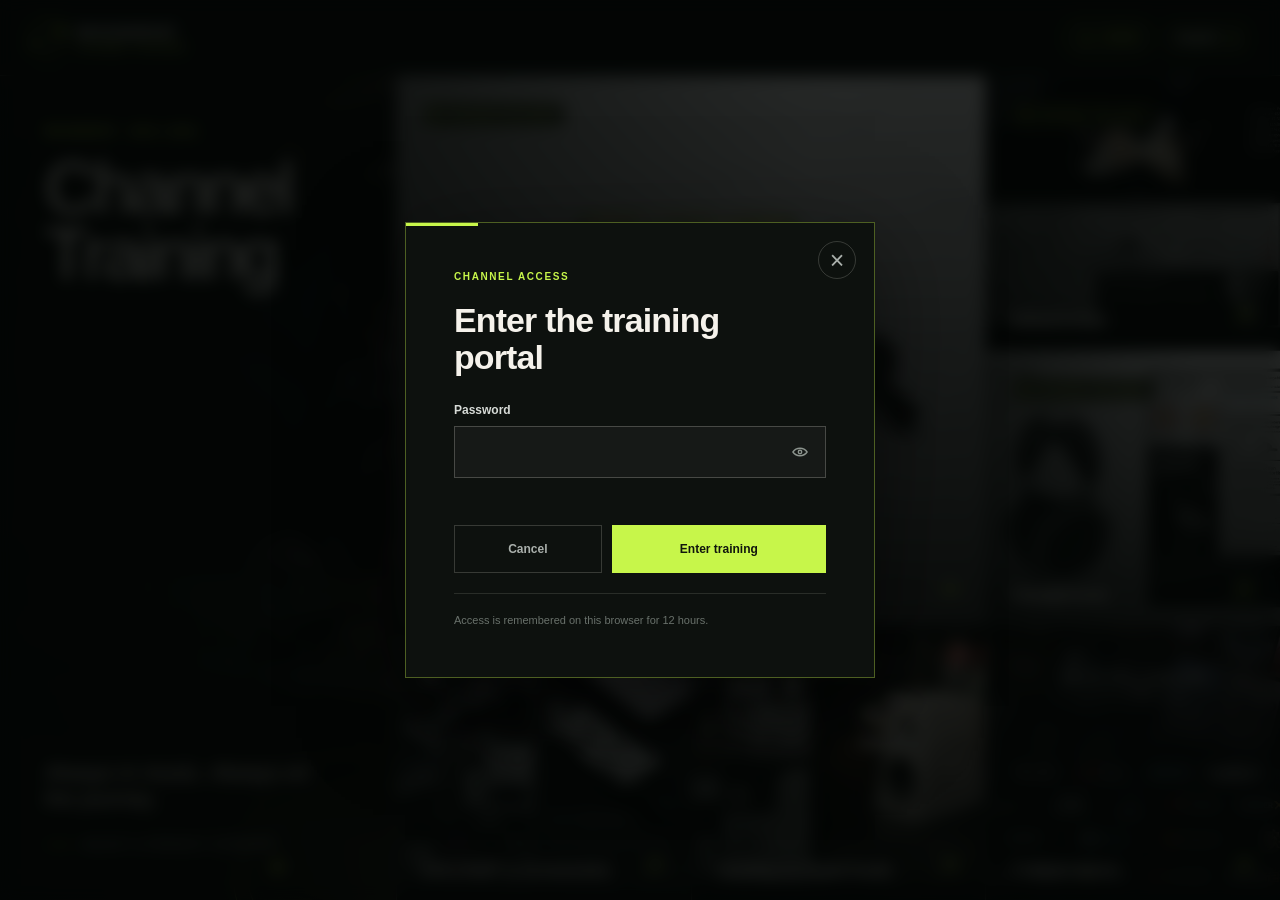
<file: products/mm3a/index.html>
<!doctype html>
<html lang="en">
<head>
  <meta charset="utf-8" />
  <meta name="viewport" content="width=device-width, initial-scale=1, viewport-fit=cover" />
  <script src="../../mobile-previews.js?v=1.0.1"></script>
  <script src="../../templates/product-training/mobile-training.js?v=1.0.5"></script>
  <script src="../../language-menu.js?v=20260915-language-fit"></script>
  <script>document.documentElement.classList.add('auth-protected-pending');</script>
  <link rel="stylesheet" href="../../auth.css?v=20260826a" />
  <link rel="stylesheet" href="../../language-menu.css?v=20260930-mobile-contrast" />
  <meta name="description" content="MM3A bilingual channel training: two-way desktop speakers, passive radiators, setup, five inputs and PEQ." />
  <title>MM3A · Channel Training</title>
  <style>
    :root {
      --ink: #080b0b;
      --ink-soft: #111615;
      --fog: #eef1ed;
      --paper: #f7f8f5;
      --line: rgba(192, 214, 206, .18);
      --line-dark: rgba(9, 15, 14, .14);
      --text: #f2f5f2;
      --muted: #87928e;
      --graphite: #25302c;
      --lime: #c7f64a;
      --orange: #ff7c32;
      --cyan: #6ce4e7;
      --violet: #b49cf7;
      --blue: #78a8ff;
      --accent: var(--lime);
      --ease: cubic-bezier(.2, .82, .22, 1);
      color-scheme: dark;
      font-family: "Avenir Next", "Helvetica Neue", Arial, sans-serif;
    }

    * { box-sizing: border-box; }
    html, body { width: 100%; min-height: 100%; margin: 0; background: var(--ink); }
    body { color: var(--text); overflow-x: hidden; }
    body.gallery-open, body.board-open { overflow: hidden; }
    button { color: inherit; font: inherit; }
    button:focus-visible, [tabindex]:focus-visible { outline: 2px solid var(--lime); outline-offset: 3px; }

    .app {
      min-height: 100vh;
      height: 100vh;
      display: grid;
      grid-template-rows: 68px minmax(0, 1fr);
      background:
        radial-gradient(circle at 52% 18%, rgba(199, 246, 74, .065), transparent 28%),
        linear-gradient(125deg, #070909, #0d1211 58%, #080a0a);
    }

    .topbar {
      display: flex;
      align-items: center;
      justify-content: space-between;
      gap: 24px;
      padding: 0 24px;
      border-bottom: 1px solid var(--line);
      background: rgba(8, 11, 11, .88);
      backdrop-filter: blur(18px);
      position: relative;
      z-index: 20;
    }

    .brand { display: flex; align-items: center; gap: 12px; min-width: 0; }
    .brand-orbit {
      width: 30px;
      height: 30px;
      border: 1px solid rgba(199, 246, 74, .82);
      border-radius: 50%;
      position: relative;
      box-shadow: 0 0 24px rgba(199, 246, 74, .16);
    }
    .brand-orbit::before {
      content: "";
      position: absolute;
      left: -5px;
      right: -5px;
      top: 50%;
      height: 1px;
      background: var(--lime);
      transform: rotate(-22deg);
    }
    .brand-orbit::after {
      content: "";
      position: absolute;
      width: 4px;
      height: 4px;
      right: 0;
      top: 5px;
      border-radius: 50%;
      background: var(--lime);
      box-shadow: 0 0 10px var(--lime);
    }
    .brand-kicker, .utility, .view-kicker, .eyebrow, .panel-kicker {
      font-family: Menlo, Monaco, Consolas, monospace;
      text-transform: uppercase;
      letter-spacing: .14em;
    }
    .brand-kicker { color: var(--lime); font-size: 9px; font-weight: 700; }
    .brand-name { margin-top: 3px; font-size: 14px; font-weight: 650; letter-spacing: .03em; white-space: nowrap; }

    .top-status { display: flex; align-items: center; justify-content: flex-end; gap: 10px; }
    .training-home-link {
      width: 36px;
      height: 36px;
      display: inline-flex;
      align-items: center;
      justify-content: center;
      flex: 0 0 auto;
      border: 1px solid var(--line);
      border-radius: 50%;
      color: #b8c1bd;
      text-decoration: none;
      transition: color .25s ease, border-color .25s ease, background .25s ease;
    }
    .training-home-link:hover { color: var(--lime); border-color: rgba(199, 246, 74, .4); background: rgba(199, 246, 74, .035); }
    .training-home-link svg { width: 15px; height: 15px; display: block; }
    .language-toggle {
      display: inline-flex;
      align-items: center;
      gap: 3px;
      height: 36px;
      min-height: 36px;
      padding: 3px;
      border: 1px solid var(--line);
      border-radius: 999px;
      background: rgba(255, 255, 255, .025);
      color: #7d8884;
      font-family: Menlo, Monaco, Consolas, monospace;
      cursor: pointer;
      transition: border-color .25s ease, background .25s ease;
    }
    .language-toggle:hover { border-color: rgba(199, 246, 74, .38); background: rgba(199, 246, 74, .035); }
    .language-option {
      min-width: 35px;
      padding: 5px 8px 4px;
      border-radius: 999px;
      font-size: 9px;
      font-weight: 700;
      line-height: 1;
      letter-spacing: .06em;
      text-align: center;
      transition: color .25s ease, background .25s ease, box-shadow .25s ease;
    }
    .language-option.active { color: #10160d; background: var(--lime); box-shadow: 0 0 14px rgba(199, 246, 74, .18); }
    .language-divider { color: #45504c; font-size: 8px; }
    .library-button {
      width: 100%;
      min-height: 44px;
      margin-top: 15px;
      padding: 0 14px;
      border: 1px solid var(--lime);
      border-radius: 10px;
      background: var(--lime);
      color: #11160e;
      font-family: Menlo, Monaco, Consolas, monospace;
      font-size: 8px;
      font-weight: 750;
      letter-spacing: .09em;
      text-transform: uppercase;
      cursor: pointer;
      transition: transform .25s var(--ease), box-shadow .25s ease;
    }
    .library-button:hover { transform: translateY(-1px); box-shadow: 0 0 22px rgba(199, 246, 74, .24); }

    .training-hub {
      min-height: 0;
      position: relative;
      overflow: hidden;
      isolation: isolate;
      background: #030505;
    }
    .app.hub-mode .workspace { display: none; }
    .app:not(.hub-mode) .training-hub { display: none; }
    .hub-hero-image {
      position: absolute;
      left: 0;
      top: 0;
      width: 60%;
      height: 72%;
      object-fit: contain;
      object-position: left top;
      mask-image: linear-gradient(90deg, #000 94%, transparent), linear-gradient(0deg, transparent, #000 6%, #000 94%, transparent);
      mask-composite: intersect;
      z-index: -3;
    }
    .training-hub::before {
      content: "";
      position: absolute;
      inset: 0;
      z-index: -2;
      background:
        linear-gradient(90deg, transparent 32%, rgba(3,5,5,.18) 44%, #030505 61%),
        linear-gradient(0deg, #030505 14%, rgba(3,5,5,.85) 32%, transparent 58%);
    }
    .training-hub::after {
      content: "";
      position: absolute;
      inset: 0;
      z-index: -1;
      pointer-events: none;
      background: linear-gradient(rgba(199,246,74,.035) 1px, transparent 1px), linear-gradient(90deg, rgba(199,246,74,.035) 1px, transparent 1px);
      background-size: 56px 56px;
      mask-image: linear-gradient(90deg, #000, transparent 64%);
    }
    .hub-layout {
      height: 100%;
      min-height: 0;
      display: grid;
      grid-template-columns: minmax(0, 1fr) minmax(390px, 520px);
      gap: clamp(24px, 4vw, 64px);
      align-items: end;
      padding: clamp(30px, 5vw, 74px);
    }
    .hub-copy { align-self: end; max-width: 690px; padding-bottom: 4px; }
    .hub-kicker, .hub-menu-kicker, .board-kicker, .support-label {
      font-family: Menlo, Monaco, Consolas, monospace;
      text-transform: uppercase;
      letter-spacing: .13em;
    }
    .hub-kicker { color: var(--lime); font-size: 10px; font-weight: 750; }
    .hub-copy h1 {
      max-width: 660px;
      margin: 15px 0 13px;
      font-family: "Avenir Next Condensed", "Arial Narrow", sans-serif;
      font-size: clamp(58px, 7vw, 112px);
      font-weight: 500;
      line-height: .82;
      letter-spacing: -.055em;
    }
    .hub-copy p { max-width: 520px; margin: 0; color: #c1cac6; font-size: clamp(13px, 1.2vw, 17px); line-height: 1.55; }
    .hub-mark { width: min(410px, 58vw); max-height: 150px; margin-top: 22px; object-fit: contain; object-position: left center; opacity: .82; mix-blend-mode: screen; }
    .hub-menu {
      align-self: end;
      padding: 19px;
      border: 1px solid rgba(199,246,74,.24);
      background: rgba(6,9,8,.82);
      box-shadow: 0 22px 70px rgba(0,0,0,.34);
      backdrop-filter: blur(18px);
    }
    .hub-menu-kicker { margin-bottom: 11px; color: #8d9994; font-size: 8px; }
    .hub-section-grid { display: grid; grid-template-columns: 1fr 1fr; gap: 7px; }
    .hub-section-button {
      --section-accent: var(--lime);
      min-height: 92px;
      position: relative;
      display: grid;
      grid-template-columns: minmax(0, 1fr);
      grid-template-rows: auto 1fr;
      gap: 6px;
      padding: 14px;
      border: 1px solid rgba(203,219,213,.16);
      border-radius: 0;
      background: rgba(255,255,255,.025);
      text-align: left;
      cursor: pointer;
      transition: transform .28s var(--ease), border-color .25s ease, background .25s ease;
    }
    .hub-section-button:first-child { grid-column: 1 / -1; min-height: 116px; border-color: rgba(199,246,74,.45); background: rgba(199,246,74,.08); }
    .hub-section-button:hover { transform: translateY(-3px); border-color: var(--section-accent); background: rgba(255,255,255,.055); }
    .hub-section-number { color: var(--section-accent); font-family: Menlo, Monaco, Consolas, monospace; font-size: 8px; }
    .hub-section-arrow { position: absolute; top: 14px; right: 14px; color: var(--section-accent); font-size: 21px; line-height: 1; }
    .hub-section-copy { min-width: 0; align-self: end; }
    .hub-section-copy b { display: block; max-width: none; font-size: 17px; font-weight: 700; line-height: 1.15; hyphens: none; overflow-wrap: normal; word-break: normal; text-wrap: pretty; }
    .hub-section-copy span { display: block; max-width: none; margin-top: 5px; color: #a9b4ae; font-size: 11px; line-height: 1.35; overflow-wrap: normal; word-break: normal; text-wrap: pretty; }

    .section-board {
      position: fixed;
      inset: 68px 0 0;
      z-index: 70;
      overflow-y: auto;
      visibility: hidden;
      opacity: 0;
      background: #090c0b;
      transition: opacity .32s ease, visibility .32s ease;
    }
    .section-board.open { visibility: visible; opacity: 1; }
    .section-board-header {
      min-height: 68px;
      position: sticky;
      top: 0;
      z-index: 4;
      display: flex;
      align-items: center;
      justify-content: space-between;
      gap: 20px;
      padding: 12px 28px;
      border-bottom: 1px solid var(--line);
      background: rgba(8,11,11,.9);
      backdrop-filter: blur(18px);
    }
    .section-board-header h2 { margin: 3px 0 0; font-family: "Avenir Next Condensed", "Arial Narrow", sans-serif; font-size: 28px; font-weight: 560; letter-spacing: -.025em; }
    .board-kicker { color: var(--lime); font-size: 8px; }
    .board-kicker:empty { display: none; }
    .section-board-close { width: 36px; height: 36px; flex: 0 0 auto; border: 1px solid var(--line); border-radius: 50%; background: transparent; color: #aab4b0; cursor: pointer; font-size: 20px; }
    .section-board-close:hover { color: var(--lime); border-color: rgba(199,246,74,.42); }
    .section-board-content { max-width: 1440px; min-height: calc(100% - 68px); margin: 0 auto; padding: clamp(22px, 3vw, 46px); }
    .board-intro {
      min-height: 230px;
      position: relative;
      display: grid;
      align-content: end;
      margin-bottom: 14px;
      padding: clamp(24px, 4vw, 52px);
      overflow: hidden;
      border: 1px solid var(--line);
      background-position: center 48%;
      background-size: cover;
      isolation: isolate;
    }
    .board-intro::before { content: ""; position: absolute; inset: 0; z-index: -1; background: linear-gradient(90deg, rgba(4,7,7,.94), rgba(4,7,7,.4) 58%, rgba(4,7,7,.05)); }
    .comparison-intro {
      background-color: #030505;
      background-position: 112% 50%;
      background-repeat: no-repeat;
      background-size: 72% auto;
    }
    .comparison-intro::before { background: linear-gradient(90deg, rgba(4,7,7,.99) 0, rgba(4,7,7,.86) 34%, rgba(4,7,7,.28) 66%, rgba(4,7,7,.06) 100%); }
    .support-intro {
      background-color: #030505;
      background-position: right 47%;
      background-repeat: no-repeat;
      background-size: 66% auto;
    }
    .support-intro::before { background: linear-gradient(90deg, rgba(4,7,7,.99) 0, rgba(4,7,7,.88) 37%, rgba(4,7,7,.25) 70%, rgba(4,7,7,.05) 100%); }
    .board-intro h3 { max-width: 820px; margin: 0; font-family: "Avenir Next Condensed", "Arial Narrow", sans-serif; font-size: clamp(38px, 4.2vw, 66px); font-weight: 520; line-height: .98; letter-spacing: -.04em; text-wrap: balance; }
    .board-intro p { max-width: 660px; margin: 14px 0 0; color: #a9b3af; font-size: 12px; line-height: 1.65; }
    .comparison-grid { display: grid; grid-template-columns: repeat(2, minmax(0,1fr)); gap: 10px; }
    .comparison-card { min-width: 0; padding: 24px; border: 1px solid var(--line); background: #111615; }
    .comparison-card h3 { margin: 0 0 15px; color: #eef3f0; font-size: 19px; text-wrap: balance; }
    .comparison-customer { margin: 0 0 12px; color: var(--lime); font-size: 14px; line-height: 1.45; }
    .comparison-answer { margin: 0; color: #9ca7a2; font-size: 12px; line-height: 1.7; }
    .comparison-proof { margin-top: 18px; padding-top: 13px; border-top: 1px solid var(--line); color: #6f7a76; font-family: Menlo, Monaco, Consolas, monospace; font-size: 8px; letter-spacing: .05em; text-transform: uppercase; }
    .support-layout { display: grid; grid-template-columns: 1fr; gap: 12px; align-items: stretch; }
    .support-block { border: 1px solid var(--line); background: #111615; }
    .support-block--package { display: grid; grid-template-columns: minmax(0,1.05fr) minmax(340px,.95fr); }
    .support-visual { width: auto; max-width: 100%; height: clamp(320px, 48vh, 480px); min-height: 0; display: block; justify-self: center; align-self: center; object-fit: contain; object-position: center; }
    .support-copy { padding: 22px; }
    .support-block--package .support-copy { align-self: center; padding: clamp(28px, 3.2vw, 46px); }
    .support-copy--warranty { display: grid; grid-template-columns: minmax(0,1.05fr) minmax(340px,.95fr); gap: 0; padding: 0; }
    .support-warranty-summary { padding: clamp(28px,3.2vw,46px); }
    .support-warranty-summary, .support-exclusions { min-width: 0; }
    .support-exclusions { padding: clamp(28px,3.2vw,46px); border-left: 1px solid var(--line); }
    .support-label { color: var(--lime); font-size: 8px; }
    .support-copy h3 { margin: 9px 0 16px; font-size: 24px; text-wrap: balance; }
    .package-list { display: grid; grid-template-columns: 1fr 1fr; gap: 8px 18px; margin: 0; padding: 0; list-style: none; color: #a7b1ad; font-size: 11px; }
    .package-list li { padding: 9px 0; border-bottom: 1px solid var(--line); }
    .warranty-periods { display: grid; grid-template-columns: 1fr 1fr; gap: 1px; margin: 16px 0; background: var(--line); }
    .warranty-period { display: flex; justify-content: space-between; gap: 14px; padding: 12px; background: #151b19; color: #a7b1ad; font-size: 10px; }
    .warranty-period b { color: var(--lime); }
    .support-policy { color: #a4afaa; font-size: 11px; line-height: 1.65; }
    .exclusion-list { margin: 13px 0 0; padding-left: 18px; color: #7f8a85; font-size: 10px; line-height: 1.65; }

    .workspace {
      display: grid;
      grid-template-columns: minmax(236px, 272px) minmax(520px, 1fr) minmax(332px, 390px);
      min-height: 0;
    }

    .story-rail {
      border-right: 1px solid var(--line);
      padding: 24px 18px 18px 24px;
      display: flex;
      flex-direction: column;
      min-height: 0;
      overflow: auto;
    }
    .eyebrow { color: var(--lime); font-size: 9px; font-weight: 700; }
    .story-rail h1 {
      margin: 11px 0 8px;
      font-family: "Avenir Next Condensed", "Arial Narrow", sans-serif;
      font-size: clamp(31px, 2.5vw, 44px);
      font-weight: 520;
      line-height: 1;
      letter-spacing: -.035em;
    }
    .feature-list { display: grid; gap: 4px; margin-top: 14px; }
    .feature-button {
      --feature-accent: var(--lime);
      width: 100%;
      display: grid;
      grid-template-columns: 30px 1fr 18px;
      align-items: center;
      gap: 9px;
      padding: 8px;
      border: 1px solid transparent;
      border-radius: 11px;
      background: transparent;
      text-align: left;
      cursor: pointer;
      transition: background .25s ease, border-color .25s ease, transform .25s var(--ease);
    }
    .feature-button:hover { background: rgba(255, 255, 255, .04); transform: translateX(3px); }
    .feature-button.active { background: rgba(255, 255, 255, .055); border-color: var(--line); }
    .feature-number {
      color: #65706c;
      font-family: Menlo, Monaco, Consolas, monospace;
      font-size: 9px;
      letter-spacing: .04em;
    }
    .feature-button.active .feature-number { color: var(--feature-accent); }
    .feature-copy b { display: block; font-size: 11px; font-weight: 650; line-height: 1.25; }
    .feature-copy span { display: block; margin-top: 3px; color: #74807c; font-size: 9px; line-height: 1.2; }
    .feature-arrow { color: #4d5753; transition: color .2s ease, transform .2s ease; }
    .feature-button.active .feature-arrow { color: var(--feature-accent); transform: translateX(2px); }

    .product-overview-button {
      width: 100%;
      min-height: 42px;
      margin-top: 12px;
      display: grid;
      grid-template-columns: 30px 1fr;
      align-items: center;
      gap: 9px;
      padding: 8px;
      border: 1px solid var(--line);
      border-radius: 11px;
      background: rgba(255, 255, 255, .025);
      color: #88938f;
      text-align: left;
      cursor: pointer;
      font-size: 10px;
      font-weight: 650;
      transition: color .22s ease, border-color .22s ease, background .22s ease, transform .22s var(--ease);
    }
    .product-overview-button::before {
      content: "";
      width: 12px;
      height: 9px;
      justify-self: center;
      border: 1px solid currentColor;
      box-shadow: inset 0 0 0 2px #0b0f0e;
    }
    .product-overview-button:hover { color: #e2e8e5; border-color: rgba(199, 246, 74, .36); transform: translateX(3px); }
    .product-overview-button.active {
      color: var(--lime);
      border-color: var(--lime);
      background: rgba(199, 246, 74, .065);
      box-shadow: 0 0 18px rgba(199, 246, 74, .07);
    }

    .rail-footer { margin-top: auto; padding-top: 12px; }
    .rail-footer .product-overview-button { margin-top: 0; }
    .core-menu-button { display: none; width: 100%; margin-top: 8px; padding: 10px; border: 1px solid var(--line); background: #111615; color: #dbe1de; cursor: pointer; }
    .overview-button {
      width: 100%;
      min-height: 38px;
      border: 1px solid var(--line);
      border-radius: 9px;
      background: rgba(255, 255, 255, .025);
      cursor: pointer;
      color: #b8c2be;
      font-size: 10px;
      letter-spacing: .04em;
    }
    .overview-button:hover { border-color: rgba(199, 246, 74, .34); color: var(--lime); }
    .viewer-column {
      min-width: 0;
      padding: 18px;
      display: grid;
      grid-template-rows: auto minmax(0, 1fr) auto;
      gap: 11px;
      position: relative;
    }
    .viewer-meta { display: flex; align-items: end; justify-content: space-between; gap: 14px; min-height: 34px; }
    .view-kicker { color: var(--muted); font-size: 8px; }
    .view-title { margin-top: 1px; line-height: 1.15; }
    .view-title b { display: block; color: #dbe1de; font-size: 15px; font-weight: 650; }
    .view-title span { display: block; margin-top: 4px; color: #78837f; font-size: 10px; font-weight: 500; }
    .angle-readout { text-align: right; }
    .angle-value { font-family: Menlo, Monaco, Consolas, monospace; white-space: nowrap; }
    .angle-value b { display: block; color: var(--lime); font-size: 12px; font-weight: 650; }
    .angle-value span { display: block; margin-top: 3px; color: #7e8984; font-size: 8px; font-weight: 500; }

    .stage {
      min-height: 0;
      aspect-ratio: 3 / 2;
      align-self: center;
      width: 100%;
      position: relative;
      overflow: hidden;
      border-radius: 22px;
      background: #ccc;
      border: 1px solid rgba(228, 241, 233, .16);
      box-shadow: inset 0 0 0 1px rgba(255,255,255,.35), 0 24px 60px rgba(0,0,0,.24);
      cursor: default;
      touch-action: none;
      isolation: isolate;
    }
    .stage.is-draggable { cursor: grab; }
    .stage.dragging { cursor: grabbing; }
    .stage::before {
      content: "";
      position: absolute;
      inset: 0;
      pointer-events: none;
      /* Background decoration stays below the original photograph and its hotspots. */
      z-index: 0;
      background:
        linear-gradient(rgba(23, 31, 28, .052) 1px, transparent 1px),
        linear-gradient(90deg, rgba(23, 31, 28, .052) 1px, transparent 1px),
        radial-gradient(circle at 50% 45%, transparent 45%, rgba(111, 129, 121, .12) 100%);
      background-size: 36px 36px, 36px 36px, auto;
    }
    .photo-rig {
      --pan-x: 0%;
      --pan-y: 2%;
      --drag-x: 0px;
      --drag-y: 0px;
      --zoom: 1;
      width: 100%;
      aspect-ratio: 3 / 2;
      position: absolute;
      left: 50%;
      top: 50%;
      z-index: 2;
      transform:
        translate(calc(-50% + var(--pan-x) + var(--drag-x)), calc(-50% + var(--pan-y) + var(--drag-y)))
        scale(var(--zoom));
      transition: transform 720ms var(--ease), filter 420ms ease, opacity 260ms ease;
      will-change: transform;
    }
    .photo-rig.no-transition { transition: none; }
    .photo-rig.turning { filter: none; }
    .product-photo {
      position: absolute;
      inset: 0;
      width: 100%;
      height: 100%;
      object-fit: cover;
      display: block;
      filter: none;
      pointer-events: none;
      user-select: none;
      -webkit-user-drag: none;
    }

    .hotspot {
      --hotspot-accent: var(--lime);
      position: absolute;
      left: var(--hx);
      top: var(--hy);
      width: 36px;
      height: 36px;
      transform: translate(-50%, -50%);
      border: 0;
      border-radius: 50%;
      background: transparent;
      cursor: pointer;
      z-index: 10;
      transition: opacity .3s ease, transform .3s var(--ease);
    }
    .hotspot::before {
      content: "";
      position: absolute;
      inset: 10px;
      border-radius: 50%;
      background: var(--hotspot-accent);
      border: 2px solid rgba(255,255,255,.9);
      box-shadow: 0 0 0 4px rgba(12,18,16,.18), 0 0 22px var(--hotspot-accent);
    }
    .hotspot::after {
      content: "";
      position: absolute;
      inset: 2px;
      border: 1px solid var(--hotspot-accent);
      border-radius: 50%;
      animation: breathe 2s ease-out infinite;
    }
    .hotspot:hover { transform: translate(-50%, -50%) scale(1.18); }
    .hotspot.active { transform: translate(-50%, -50%) scale(1.25); }
    .photo-rig[data-focus] .hotspot:not(.active) { opacity: .68; pointer-events: auto; transform: translate(-50%, -50%) scale(.86); }
    .photo-rig[data-focus] .hotspot:not(.active):hover,
    .photo-rig[data-focus] .hotspot:not(.active):focus-visible { opacity: 1; transform: translate(-50%, -50%) scale(1.08); }
    .hotspot-label {
      position: absolute;
      left: 38px;
      top: 50%;
      width: max-content;
      min-width: 0;
      max-width: 160px;
      padding: 8px 12px 7px;
      transform: translateY(-50%);
      border: 1px solid rgba(15, 22, 19, .24);
      border-radius: 7px;
      background: rgba(249, 251, 248, .96);
      color: #111815;
      font-family: Menlo, Monaco, Consolas, monospace;
      font-size: 10px;
      font-weight: 750;
      line-height: 1.15;
      letter-spacing: .035em;
      text-align: left;
      text-transform: uppercase;
      white-space: nowrap;
      opacity: 0;
      pointer-events: none;
      user-select: none;
      -webkit-user-select: none;
      transition: opacity .2s ease, transform .2s ease;
      box-shadow: 0 9px 24px rgba(18,26,23,.16), inset 3px 0 0 var(--hotspot-accent);
    }
    .hotspot-label::selection { background: transparent; color: #111815; }
    .hotspot[data-feature="inputs"] .hotspot-label,
    .hotspot[data-feature="peq"] .hotspot-label { left: auto; right: 38px; text-align: right; box-shadow: 0 9px 24px rgba(18,26,23,.16), inset -3px 0 0 var(--hotspot-accent); }
    .hotspot:hover .hotspot-label, .hotspot:focus-visible .hotspot-label, .hotspot.active .hotspot-label { opacity: 1; transform: translate(3px, -50%); }
    .hotspot:is([data-feature="inputs"],[data-feature="peq"]):is(:hover,:focus-visible,.active) .hotspot-label { transform: translate(-3px, -50%); }
    @keyframes breathe { 0% { opacity: .82; transform: scale(.6); } 70%, 100% { opacity: 0; transform: scale(1.42); } }

    .sequence-bar {
      min-height: 48px;
      display: grid;
      grid-template-columns: 1fr;
      align-items: center;
      gap: 14px;
      padding: 0 2px;
    }
    .angle-track { display: grid; grid-template-columns: repeat(7, minmax(8px, 16px)); justify-content: start; align-items: center; height: 26px; gap: 3px; }
    .angle-tick { height: 5px; background: #303936; border-radius: 1px; transition: height .3s var(--ease), background .3s ease; }
    .angle-tick.major { height: 11px; }
    .angle-tick.active { height: 22px; background: var(--lime); box-shadow: 0 0 10px rgba(199, 246, 74, .35); }
    .sequence-state { min-width: 96px; text-align: right; color: #a6b1ad; font-family: Menlo, Monaco, Consolas, monospace; font-size: 9px; }

    .detail-panel {
      min-width: 0;
      border-left: 1px solid var(--line);
      background: linear-gradient(180deg, rgba(17,22,21,.98), rgba(9,12,12,.98));
      position: relative;
      overflow: hidden;
    }
    .panel-empty, .panel-content { position: absolute; inset: 0; padding: 30px 28px; }
    .panel-empty { display: grid; align-content: center; color: #67726e; transition: opacity .3s ease; }
    .panel-empty-close { position: absolute; top: 24px; right: 24px; width: 38px; height: 38px; border: 1px solid var(--line); border-radius: 50%; background: transparent; color: #aeb9b3; font-size: 22px; line-height: 1; cursor: pointer; transition: color .2s ease, border-color .2s ease; }
    .panel-empty-close:hover { color: var(--lime); border-color: rgba(199,246,74,.45); }
    .panel-empty span { color: var(--lime); font-family: Menlo, Monaco, Consolas, monospace; font-size: 9px; letter-spacing: .12em; }
    .panel-empty h2 { max-width: none; margin: 15px 0 10px; color: #dce3df; font-family: "Avenir Next Condensed", "Arial Narrow", sans-serif; font-size: clamp(25px, 1.55vw, 30px); font-weight: 520; line-height: 1.08; letter-spacing: -.025em; hyphens: none; overflow-wrap: normal; word-break: normal; text-wrap: pretty; }
    .panel-empty p { max-width: none; margin: 0; font-size: 12px; line-height: 1.65; overflow-wrap: normal; word-break: normal; text-wrap: pretty; }
    .panel-content {
      overflow-y: auto;
      opacity: 0;
      transform: translateX(22px);
      pointer-events: none;
      transition: opacity .35s ease, transform .5s var(--ease);
    }
    .detail-panel.open .panel-empty { opacity: 0; pointer-events: none; }
    .detail-panel.open .panel-content { opacity: 1; transform: none; pointer-events: auto; }
    .panel-head { display: flex; align-items: start; justify-content: space-between; gap: 14px; }
    .panel-kicker { color: var(--accent); font-size: 10px; }
    .close-panel { width: 30px; height: 30px; border: 1px solid var(--line); border-radius: 50%; background: transparent; color: #89948f; cursor: pointer; }
    .close-panel:hover { color: var(--lime); border-color: rgba(199,246,74,.35); }
    .panel-content h2 {
      margin: 25px 0 12px;
      font-family: "Avenir Next Condensed", "Arial Narrow", sans-serif;
      font-size: clamp(29px, 2.4vw, 40px);
      font-weight: 520;
      line-height: 1.08;
      letter-spacing: -.025em;
      text-wrap: balance;
    }
    .panel-body { margin: 0; color: #c2cbc6; font-size: 14px; line-height: 1.65; }
    .panel-priority { display: grid; gap: 8px; margin: 18px 0 20px; }
    .panel-priority__item { padding: 14px 16px; border-left: 3px solid var(--accent); background: rgba(255,255,255,.055); }
    .panel-priority__item h3 { margin: 0 0 7px; color: var(--accent); font-size: 10px; font-weight: 800; letter-spacing: .08em; text-transform: uppercase; }
    .panel-priority__item p { margin: 0; color: #e7ece9; font-size: 14px; line-height: 1.55; }
    .panel-priority__spec p { font-size: 15px; font-weight: 750; }
    .panel-priority__say p { font-size: 16px; line-height: 1.5; }
    .panel-media { margin: 18px 0 20px; border: 1px solid var(--line); border-radius: 0; overflow: hidden; background: #090c0b; }
    .panel-media-stage { position: relative; height: clamp(190px, 20vh, 240px); overflow: hidden; background: #eef0f4; }
    .panel-media-stage[data-layout^="driver"] { height: clamp(230px, 24vh, 300px); }
    .panel-media-stage[data-layout="app"] { height: clamp(206px, 20vh, 228px); }
    .panel-media-visual { position: absolute; inset: 0; overflow: hidden; background: #eef0f4; border: 0; padding: 0; cursor: zoom-in; }
    .panel-media-image { width: 100%; height: 100%; display: block; object-fit: cover; transition: opacity .18s ease; }
    .panel-media-image[data-fit="contain"] { object-fit: contain; }
    .media-driver {
      height: 100%;
      display: grid;
      grid-template-rows: minmax(0, 1.35fr) minmax(72px, .8fr);
      color: #2e3436;
      background: #e8e9ee;
    }
    .media-driver-art {
      min-height: 0;
      border-bottom: 1px solid rgba(35, 42, 44, .14);
      background-color: #e8e9ee;
      background-position: var(--driver-position, 55% 50%);
      background-repeat: no-repeat;
      background-size: var(--driver-size, 140% auto);
    }
    .media-driver-parts {
      display: grid;
      grid-template-columns: 1fr 1fr;
      gap: 1px;
      margin: 0;
      padding: 1px;
      list-style: none;
      background: rgba(35, 42, 44, .12);
    }
    .media-driver-parts li {
      min-width: 0;
      display: grid;
      grid-template-columns: 19px minmax(0, 1fr);
      align-items: center;
      gap: 5px;
      padding: 5px 7px;
      background: #f1f2f5;
      font-size: 8px;
      font-weight: 650;
      line-height: 1.2;
    }
    .media-driver-parts em {
      color: #71787a;
      font-family: Menlo, Monaco, Consolas, monospace;
      font-size: 7px;
      font-style: normal;
      letter-spacing: .04em;
    }
    .media-schematic-full { width: 100%; height: 100%; display: grid; place-items: center; padding: 10px 8px; background: #e5e6eb; }
    .media-schematic-full img { width: 100%; height: 100%; min-width: 0; min-height: 0; display: block; object-fit: contain; }
    .media-app {
      height: 100%;
      display: grid;
      grid-template-columns: minmax(110px, .72fr) minmax(0, 1.55fr);
      background: #e5e7ec;
      color: #303638;
    }
    .media-app-copy {
      min-width: 0;
      display: flex;
      flex-direction: column;
      justify-content: center;
      padding: 15px 12px;
      border-right: 1px solid rgba(35, 42, 44, .14);
      background: #121716;
      color: #edf1ef;
    }
    .media-app-copy small {
      color: var(--accent);
      font-family: Menlo, Monaco, Consolas, monospace;
      font-size: 7px;
      font-weight: 700;
      letter-spacing: .1em;
      text-transform: uppercase;
    }
    .media-app-copy strong {
      display: block;
      margin-top: 7px;
      font-family: "Avenir Next Condensed", "Arial Narrow", sans-serif;
      font-size: clamp(18px, 1.35vw, 23px);
      font-weight: 650;
      line-height: 1;
      letter-spacing: -.02em;
    }
    .media-app-points {
      display: grid;
      gap: 4px;
      margin: 10px 0 0;
      padding: 0;
      list-style: none;
      color: #939e99;
      font-size: 7px;
      line-height: 1.25;
    }
    .media-app-points li { padding-left: 8px; border-left: 1px solid var(--accent); }
    .media-app-visual {
      min-width: 0;
      min-height: 0;
      overflow: hidden;
      padding-top: 7px;
      background: #e5e7ec;
    }
    .media-app img {
      width: 108%;
      height: auto;
      min-width: 0;
      min-height: 0;
      display: block;
      transform: translateX(-3.7%);
      padding: 0;
      background: #e5e7ec;
    }
    .media-hero {
      position: relative;
      height: 100%;
      isolation: isolate;
      background-color: #e8e9ed;
      background-image: var(--media-image);
      background-position: var(--media-position, 50% 50%);
      background-repeat: no-repeat;
      background-size: var(--media-size, cover);
    }
    .media-hero::after {
      content: "";
      position: absolute;
      inset: 0;
      z-index: 0;
      background: linear-gradient(90deg, rgba(4, 7, 7, .76) 0, rgba(4, 7, 7, .22) 47%, transparent 76%);
    }
    .media-hero-copy {
      position: absolute;
      z-index: 1;
      top: 14px;
      left: 14px;
      max-width: 58%;
      padding-left: 9px;
      border-left: 2px solid var(--accent);
      color: #f3f6f4;
      text-shadow: 0 1px 12px rgba(0, 0, 0, .35);
    }
    .media-hero-copy small {
      display: block;
      margin-bottom: 4px;
      color: var(--accent);
      font-family: Menlo, Monaco, Consolas, monospace;
      font-size: 7px;
      font-weight: 700;
      letter-spacing: .1em;
      text-transform: uppercase;
    }
    .media-hero-copy strong {
      display: block;
      font-family: "Avenir Next Condensed", "Arial Narrow", sans-serif;
      font-size: clamp(18px, 1.45vw, 25px);
      font-weight: 650;
      line-height: .98;
      letter-spacing: -.025em;
      white-space: pre-line;
    }
    .panel-media-controls {
      display: flex;
      align-items: center;
      justify-content: flex-end;
      gap: 4px;
      min-height: 40px;
      padding: 6px 8px;
      border-top: 1px solid var(--line);
      background: #0d1110;
    }
    .panel-media-controls[hidden] { display: none; }
    .panel-media-nav { width: 28px; height: 25px; padding: 0; border: 1px solid rgba(255,255,255,.16); border-radius: 0; background: transparent; color: #e0e6e3; cursor: pointer; }
    .panel-media-nav:hover { color: #11160d; border-color: var(--accent); background: var(--accent); }
    .panel-media-count { min-width: 42px; color: #b6c0bc; font-family: Menlo, Monaco, Consolas, monospace; font-size: 8px; text-align: center; }
    .panel-media figcaption { padding: 8px 10px; color: #78837f; font-size: 8px; line-height: 1.45; letter-spacing: .04em; }
    .subfeatures { display: grid; gap: 7px; margin: 20px 0 22px; }
    .subfeature { padding: 10px 11px; border-left: 2px solid var(--accent); background: rgba(255,255,255,.035); }
    .subfeature b { display: block; color: #dde4e0; font-size: 11px; }
    .subfeature span { display: block; margin-top: 4px; color: #8e9993; font-size: 11px; line-height: 1.45; }
    .training-cue { padding: 15px 0; border-top: 1px solid var(--line); }
    .training-cue h3 { margin: 0 0 7px; color: var(--accent); font-size: 10px; font-weight: 800; letter-spacing: .08em; text-transform: uppercase; }
    .training-cue p { margin: 0; color: #aeb8b3; font-size: 12px; line-height: 1.58; }
    .panel-source { margin-top: 13px; color: #5f6965; font-size: 8px; line-height: 1.5; }
    .panel-nav { display: grid; grid-template-columns: 1fr 1fr; gap: 8px; margin-top: 22px; }
    .panel-nav button { min-height: 38px; border: 1px solid var(--line); border-radius: 8px; background: rgba(255,255,255,.025); cursor: pointer; font-size: 9px; }
    .panel-nav button:hover { color: var(--lime); border-color: rgba(199,246,74,.3); }

    .gallery-board {
      position: fixed;
      inset: 0;
      z-index: 90;
      overflow-y: auto;
      visibility: hidden;
      opacity: 0;
      background:
        radial-gradient(circle at 78% 8%, rgba(199, 246, 74, .08), transparent 28%),
        #080b0b;
      transition: opacity .35s ease, visibility .35s ease;
    }
    .gallery-board.open { visibility: visible; opacity: 1; }
    .gallery-header {
      min-height: 78px;
      position: sticky;
      top: 0;
      z-index: 4;
      display: flex;
      align-items: center;
      justify-content: space-between;
      gap: 20px;
      padding: 14px 28px;
      border-bottom: 1px solid var(--line);
      background: rgba(8, 11, 11, .88);
      backdrop-filter: blur(18px);
    }
    .gallery-header h2 { margin: 3px 0 0; font-family: "Avenir Next Condensed", "Arial Narrow", sans-serif; font-size: 30px; font-weight: 540; letter-spacing: -.025em; }
    .gallery-kicker { color: var(--lime); font-family: Menlo, Monaco, Consolas, monospace; font-size: 8px; letter-spacing: .14em; text-transform: uppercase; }
    .gallery-close, .lightbox-close {
      width: 38px;
      height: 38px;
      border: 1px solid var(--line);
      border-radius: 50%;
      background: rgba(255,255,255,.025);
      color: #a9b3af;
      cursor: pointer;
      font-size: 20px;
    }
    .gallery-close:hover, .lightbox-close:hover { color: var(--lime); border-color: rgba(199,246,74,.4); }
    .gallery-intro { max-width: 1480px; margin: 0 auto; padding: 24px 28px 10px; color: #8b9692; font-size: 11px; line-height: 1.6; }
    .gallery-grid {
      max-width: 1480px;
      margin: 0 auto;
      padding: 16px 28px 42px;
      display: grid;
      grid-template-columns: repeat(4, minmax(0, 1fr));
      gap: 12px;
    }
    .gallery-card {
      min-width: 0;
      padding: 0;
      border: 1px solid var(--line);
      border-radius: 12px;
      overflow: hidden;
      background: #101514;
      text-align: left;
      cursor: zoom-in;
      transition: transform .35s var(--ease), border-color .25s ease;
    }
    .gallery-card:hover { transform: translateY(-4px); border-color: rgba(199,246,74,.42); }
    .gallery-card img { width: 100%; height: 210px; display: block; object-fit: cover; background: #eef0ed; transition: transform .55s var(--ease); }
    .gallery-card:hover img { transform: scale(1.025); }
    .gallery-card-copy { display: grid; gap: 4px; padding: 11px 12px 12px; }
    .gallery-card-copy b { font-size: 11px; font-weight: 650; }
    .gallery-card-copy span { color: #6f7a76; font-family: Menlo, Monaco, Consolas, monospace; font-size: 7px; letter-spacing: .06em; text-transform: uppercase; }

    .lightbox {
      position: fixed;
      inset: 0;
      z-index: 110;
      display: grid;
      grid-template-columns: 64px minmax(0, 1fr) 64px;
      grid-template-rows: 1fr auto;
      align-items: center;
      gap: 10px;
      padding: 22px;
      visibility: hidden;
      opacity: 0;
      background: rgba(3, 5, 5, .96);
      backdrop-filter: blur(18px);
      transition: opacity .25s ease, visibility .25s ease;
    }
    .lightbox.open { visibility: visible; opacity: 1; }
    .lightbox-image { grid-column: 2; max-width: 100%; max-height: calc(100vh - 118px); justify-self: center; object-fit: contain; box-shadow: 0 22px 80px rgba(0,0,0,.38); }
    .lightbox-nav { width: 48px; height: 48px; border: 1px solid var(--line); border-radius: 50%; background: rgba(255,255,255,.035); color: #dbe1de; cursor: pointer; font-size: 22px; }
    .lightbox-nav:hover { color: var(--lime); border-color: rgba(199,246,74,.38); }
    .lightbox-prev { grid-column: 1; justify-self: center; }
    .lightbox-next { grid-column: 3; justify-self: center; }
    .lightbox-close { position: absolute; top: 20px; right: 22px; z-index: 2; }
    .lightbox-caption { grid-column: 1 / -1; text-align: center; color: #9aa5a1; font-size: 10px; line-height: 1.5; }
    .lightbox-caption b { display: block; color: #eef2ef; font-size: 12px; }

    @media (max-width: 1180px) {
      .gallery-grid { grid-template-columns: repeat(3, minmax(0, 1fr)); }
      .core-menu-button { display: block; }
      .hub-layout { grid-template-columns: minmax(0,1fr) minmax(340px, 430px); padding: 34px; }
      .support-layout { grid-template-columns: 1fr; }
      .workspace { grid-template-columns: 230px minmax(470px, 1fr); }
      .detail-panel { position: fixed; top: 68px; right: 0; bottom: 0; width: min(390px, 92vw); z-index: 30; transform: translateX(100%); transition: transform .5s var(--ease); box-shadow: -20px 0 50px rgba(0,0,0,.32); }
      .detail-panel.open { transform: none; }
      .panel-empty { display: none; }
    }
    @media (max-width: 760px) {
      .app { height: auto; grid-template-rows: auto auto; }
      .topbar { min-height: 62px; padding: 10px 14px; }
      .top-status { gap: 7px; }
      .language-option { min-width: 30px; padding-inline: 6px; }
      .workspace { display: block; }
      .training-hub { min-height: calc(100vh - 62px); }
      .hub-hero-image { width: 100%; height: 42%; }
      .hub-layout { min-height: calc(100vh - 62px); display: flex; flex-direction: column; justify-content: flex-end; gap: 22px; padding: 24px 14px; }
      .hub-copy { align-self: stretch; }
      .hub-copy h1 { font-size: 58px; }
      .hub-copy p { max-width: 90%; font-size: 12px; }
      .hub-mark { width: 220px; margin-top: 13px; }
      .hub-menu { width: 100%; padding: 10px; }
      .hub-section-grid { grid-template-columns: 1fr 1fr; }
      .hub-section-button, .hub-section-button:first-child { min-height: 82px; padding: 11px; }
      .hub-section-copy b { font-size: 12px; }
      .hub-section-copy span { font-size: 10px; }
      .section-board { inset: 62px 0 0; }
      .section-board-header { padding: 10px 14px; }
      .section-board-content { padding: 14px; }
      .board-intro { min-height: 190px; padding: 22px; }
      .comparison-intro, .support-intro { background-size: auto 100%; background-position: center; }
      .comparison-grid, .support-layout { grid-template-columns: 1fr; }
      .support-block--package, .support-copy--warranty { grid-template-columns: 1fr; }
      .support-visual { min-height: 0; aspect-ratio: 16/10; }
      .support-exclusions { padding-top: 22px; border-left: 0; border-top: 1px solid var(--line); }
      .package-list, .warranty-periods { grid-template-columns: 1fr; }
      .story-rail { border-right: 0; padding: 20px 14px 6px; overflow: visible; }
      .story-rail h1 { font-size: 35px; }
      .feature-list { grid-template-columns: 1fr 1fr; margin-top: 16px; }
      .product-overview-button { margin-top: 0; }
      .rail-footer { display: block; margin-top: 10px; padding-top: 0; }
      .viewer-column { height: 590px; padding: 10px 12px 16px; }
      .sequence-bar { grid-template-columns: 1fr; }
      .photo-rig { width: 100%; }
      .hotspot-label { display: none; }
      .detail-panel { top: 0; width: 100%; }
      .gallery-grid { grid-template-columns: repeat(2, minmax(0, 1fr)); padding: 12px 14px 30px; }
      .gallery-card img { height: 170px; }
      .gallery-header { padding: 12px 14px; }
      .gallery-intro { padding: 18px 14px 8px; }
      .lightbox { grid-template-columns: 42px minmax(0, 1fr) 42px; padding: 12px; }
      .lightbox-nav { width: 38px; height: 38px; }
    }
    @media (min-width: 761px) and (max-width: 1180px) {
      /* The same master and its selected hotspot stay visible for every story. */
      .workspace:has(.photo-rig[data-focus]) { grid-template-columns: 180px minmax(0, 1fr) 300px; }
      .workspace:has(.photo-rig[data-focus]) .story-rail { padding-inline: 12px; }
      .workspace:has(.photo-rig[data-focus]) .story-rail h1 { font-size: 28px; }
      .workspace:has(.photo-rig[data-focus]) .feature-button { grid-template-columns: 22px 1fr 12px; gap: 5px; }
      .workspace:has(.photo-rig[data-focus]) .detail-panel { position: relative; inset: auto; width: auto; transform: none; z-index: auto; box-shadow: none; }
      .workspace:has(.photo-rig[data-focus]) .panel-content { padding-inline: 20px; }
      /* Keep labels readable without magnifying them past the narrow photo frame. */
      .hotspot-label { font-size: calc(12px / var(--zoom, 1)); padding: calc(6px / var(--zoom, 1)) calc(8px / var(--zoom, 1)); letter-spacing: 0; }
    }
    @media (prefers-reduced-motion: reduce) {
      *, *::before, *::after { scroll-behavior: auto !important; animation-duration: .001ms !important; animation-iteration-count: 1 !important; transition-duration: .001ms !important; }
    }
    html[lang^="zh"] body { font-family: "PingFang SC", "Microsoft YaHei", "Helvetica Neue", Arial, sans-serif; }
    html[lang^="zh"] .brand-kicker,
    html[lang^="zh"] .view-kicker,
    html[lang^="zh"] .eyebrow,
    html[lang^="zh"] .panel-kicker { letter-spacing: .08em; }
    html[lang^="zh"] .story-rail h1 { line-height: 1.08; letter-spacing: -.02em; }
    html[lang^="zh"] .panel-empty h2,
    html[lang^="zh"] .panel-content h2 {
      font-family: "PingFang SC", "Microsoft YaHei", "Helvetica Neue", Arial, sans-serif;
      line-height: 1.18;
      letter-spacing: -.02em;
    }
    html[lang^="zh"] .media-hero-copy strong { font-family: "PingFang SC", "Microsoft YaHei", "Helvetica Neue", Arial, sans-serif; line-height: 1.08; }
    html[lang^="zh"] .media-app-copy strong { font-family: "PingFang SC", "Microsoft YaHei", "Helvetica Neue", Arial, sans-serif; line-height: 1.12; }
    html[lang^="zh"] .hub-copy h1,
    html[lang^="zh"] .board-intro h3,
    html[lang^="zh"] .section-board-header h2 { font-family: "PingFang SC", "Microsoft YaHei", "Helvetica Neue", Arial, sans-serif; letter-spacing: -.025em; }
    html[lang^="zh"] .board-intro h3 {
      max-width: 820px;
      font-size: clamp(34px, 3.45vw, 54px);
      line-height: 1.08;
      letter-spacing: -.018em;
      white-space: nowrap;
    }
    html[lang^="zh"] .hub-copy h1 { line-height: .95; }
    html[lang^="zh"] .hub-copy h1 { font-size: clamp(42px, 6vw, 88px); white-space: nowrap; }
    @media (max-width: 760px) {
      html[lang^="zh"] .board-intro h3 {
        max-width: 100%;
        font-size: clamp(30px, 8.4vw, 40px);
        white-space: normal;
      }
    }

    /* Unified black sans type system: hierarchy comes from size, weight, color, and spacing. */
    :root { --font-sans: "Helvetica Neue", "PingFang SC", "Microsoft YaHei", Arial, sans-serif; }
    html, body, body *, button, input { font-family: var(--font-sans) !important; }
  </style>
  <link rel="stylesheet" href="../../templates/product-training/media-reviews.css?v=1.0.0" />
  <link rel="stylesheet" href="../../templates/product-training/feature-media.css?v=1.0.0" />
  <link rel="stylesheet" href="../../templates/product-training/positioning.css?v=1.0.0" />
  <link rel="stylesheet" href="../../templates/product-training/mobile-training.css?v=1.0.8" />
  <link rel="stylesheet" href="../../templates/product-training/icons.css?v=1.0.0" />
</head>
<body data-auth-protected="true" data-auth-home="../../index.html" data-auth-path="products/mm3a/index.html">
  <div class="app hub-mode" id="trainingApp" data-hotspot-policy="all-stories" data-grid-layer="background" data-master-view-policy="single-composite">
    <header class="topbar">
      <div class="brand">
        <span class="brand-orbit" aria-hidden="true"></span>
        <div>
          <div class="brand-kicker" id="brandKicker">MOONDROP · CHANNEL TRAINING</div>
          <div class="brand-name">MM3A</div>
        </div>
      </div>
      <div class="top-status" id="topStatus" aria-label="Page tools">
        <a class="training-home-link" id="trainingHomeLink" href="../../index.html?lang=en" aria-label="Training home">
          <svg viewBox="0 0 24 24" fill="none" stroke="currentColor" stroke-width="1.8" stroke-linecap="round" stroke-linejoin="round" aria-hidden="true">
            <path d="M3.5 10.5 12 3.8l8.5 6.7" />
            <path d="M5.8 9.2v10.4h12.4V9.2" />
            <path d="M9.4 19.6v-6.2h5.2v6.2" />
          </svg>
        </a>
        <select class="language-toggle" id="languageToggle" aria-label="选择语言">
          <option value="zh">中文</option><option value="en">English</option><option value="de">Deutsch</option>
          <option value="es">Español</option><option value="pt">Português</option><option value="fr">Français</option>
          <option value="it">Italiano</option><option value="ru">Русский</option>
        </select>
      </div>
    </header>

    <main class="training-hub" id="trainingHub" aria-label="MM3A training menu">
      <img class="hub-hero-image" id="hubHeroImage" src="assets/hd-gallery/PHI_0971.jpg" alt="MM3A stereo speakers around a laptop against a dark background" />
      <div class="hub-layout">
        <div class="hub-copy">
          <div class="hub-kicker" id="hubKicker">MOONDROP · MM3A</div>
          <h1 id="hubTitle">MM3A</h1>
          <p id="hubIntro">A compact active stereo pair for music, desktop media, and your everyday sources.</p>
        </div>
        <nav class="hub-menu" id="hubMenu" aria-label="Training sections">
          <div class="hub-section-grid" id="hubSectionGrid"></div>
        </nav>
      </div>
    </main>

    <main class="workspace" data-core-template-version="1.2.0" data-core-initial-state="overview" data-core-layout="three-column">
      <nav class="story-rail" aria-label="Product feature stories">
        <div class="eyebrow" id="storyEyebrow">Six core sales stories</div>
        <h1 id="storyHeadline">Learn it by<br />touching it.</h1>
        <div class="feature-list" id="featureList"></div>
        <div class="rail-footer">
          <button class="product-overview-button active" id="productOverviewButton" data-role="product-overview" type="button" aria-pressed="true">Overview</button>
          <button class="core-menu-button" id="coreMenuClose" type="button">Return to training menu</button>
        </div>
      </nav>

      <section class="viewer-column" aria-label="Interactive product view">
        <div class="viewer-meta">
          <div>
            <div class="view-title" id="viewTitle"><b>Product overview</b></div>
          </div>
          <div class="angle-readout" aria-live="polite">
            <div class="angle-value" id="angleValue"><b>MAIN VIEW</b></div>
          </div>
        </div>

        <div class="stage" id="stage" data-role="product-stage" aria-label="Select a product signal to inspect its detail">
          <div class="photo-rig" id="photoRig">
            <img class="product-photo" id="productPhoto" src="assets/campaign/master-front-rear.png" alt="MM3A front and side on the left, complete master rear panel on the right, composited on one continuous background" draggable="false" />
          </div>
        </div>

        <div class="sequence-bar" aria-label="Detail focus progress">
          <div class="angle-track" id="angleTrack" data-role="product-progress" aria-hidden="true"></div>
        </div>
      </section>

      <aside class="detail-panel" id="detailPanel" data-role="feature-detail" aria-label="Feature training detail">
        <div class="panel-empty">
          <button class="panel-empty-close" id="overviewClose" type="button" aria-label="Return to training menu">×</button>
          <span id="emptyKicker">READY FOR INPUT</span>
          <h2 id="emptyTitle">Choose a selling point.</h2>
          <p id="emptyBody">Each selling point includes the customer benefit, core specification, demonstration, and recommended sales line.</p>
        </div>
        <div class="panel-content">
          <div class="panel-head">
            <div>
              <div class="panel-kicker" id="panelKicker"></div>
            </div>
            <button class="close-panel" id="closePanel" type="button" aria-label="Close feature detail">×</button>
          </div>
          <h2 id="panelTitle"></h2>
          <p class="panel-body" id="panelBody"></p>
          <div class="panel-priority">
            <div class="panel-priority__item panel-priority__spec">
              <h3 id="specLabel">Core spec</h3>
              <p id="panelSpec"></p>
            </div>
            <div class="panel-priority__item panel-priority__say">
              <h3 id="sayLabel">Sales line</h3>
              <p id="panelSay"></p>
            </div>
          </div>
          <figure class="panel-media">
            <div class="panel-media-stage">
              <button class="panel-media-visual" id="panelMediaVisual" type="button"></button>
            </div>
            <div class="panel-media-controls" id="panelMediaControls" hidden>
              <button class="panel-media-nav" id="previousPanelMedia" type="button" aria-label="Previous feature image">←</button>
              <span class="panel-media-count" id="panelMediaCount"></span>
              <button class="panel-media-nav" id="nextPanelMedia" type="button" aria-label="Next feature image">→</button>
            </div>
            <figcaption id="panelPhotoCaption"></figcaption>
          </figure>
          <div class="subfeatures" id="subfeatures"></div>
          <div class="training-cue">
            <h3 id="showLabel">Show it</h3>
            <p id="panelShow"></p>
          </div>
          <p class="panel-source" id="panelSource"></p>
          <div class="panel-nav">
            <button id="previousFeature" type="button">← Previous story</button>
            <button id="nextFeature" type="button">Next story →</button>
          </div>
        </div>
      </aside>
    </main>
  </div>

  <section class="section-board" id="sectionBoard" aria-hidden="true">
    <header class="section-board-header">
      <div>
        <h2 id="sectionBoardTitle"></h2>
      </div>
      <button class="section-board-close" id="closeSectionBoard" type="button" aria-label="Close training section">×</button>
    </header>
    <div class="section-board-content" id="sectionBoardContent"></div>
  </section>

  <section class="gallery-board" id="galleryBoard" aria-label="MM3A HD image library" aria-hidden="true">
    <header class="gallery-header">
      <div>
        <div class="gallery-kicker" id="galleryKicker">MOONDROP · SOURCE PHOTOGRAPHY · 12 FILES</div>
        <h2 id="galleryTitle">MM3A HD Image Library</h2>
      </div>
      <button class="gallery-close" id="closeGallery" type="button" aria-label="Close HD image library">×</button>
    </header>
    <p class="gallery-intro" id="galleryIntro">Original product, driver-detail, and desktop photographs. Select any image to view the original file.</p>
    <div class="gallery-grid" id="galleryGrid"></div>
  </section>

  <div class="lightbox" id="lightbox" aria-hidden="true">
    <button class="lightbox-close" id="closeLightbox" type="button" aria-label="Close full-screen image">×</button>
    <button class="lightbox-nav lightbox-prev" id="lightboxPrevious" type="button" aria-label="Previous image">←</button>
    <img class="lightbox-image" id="lightboxImage" alt="" />
    <button class="lightbox-nav lightbox-next" id="lightboxNext" type="button" aria-label="Next image">→</button>
    <div class="lightbox-caption" id="lightboxCaption"></div>
  </div>

  <script src="../../auth.js?v=20260914-auth-languages"></script>
  <script src="content.js?v=20260921-package-photo"></script>
  <script src="view-data.js?v=20260906-vector-icons"></script>
  <script src="../../templates/product-training/positioning.js?v=1.0.0"></script>
  <script>
    (() => {
      const data = window.MM3A_DATA;
      const features = data.features;
      const accentMap = { lime: "#c7f64a", orange: "#ff7c32", cyan: "#6ce4e7", violet: "#b49cf7", blue: "#78a8ff" };
      const featureAccentMap = Object.fromEntries(features.map(feature => [feature.id, accentMap[feature.accent] || accentMap.lime]));
      const { masterView, masterHotspots, featureViews, featureMedia, galleryItems, languagePacks, portalLanguagePacks } = window.MM3A_VIEW;

      const featureList = document.getElementById('featureList');
      const photoRig = document.getElementById('photoRig');
      const productPhoto = document.getElementById('productPhoto');
      const stage = document.getElementById('stage');
      const detailPanel = document.getElementById('detailPanel');
      const viewTitle = document.getElementById('viewTitle');
      const angleValue = document.getElementById('angleValue');
      const angleTrack = document.getElementById('angleTrack');
      const productOverviewButton = document.getElementById('productOverviewButton');
      const overviewClose = document.getElementById('overviewClose');
      const trainingApp = document.getElementById('trainingApp');
      const sectionBoard = document.getElementById('sectionBoard');
      const sectionBoardContent = document.getElementById('sectionBoardContent');
      let activeIndex = -1;
      let activePreset = masterView.preset;
      let panelTimer = 0;
      let lightboxIndex = 0;
      let lightboxFeatureId = null;
      let panelMediaIndex = 0;
      let dragOffset = { x: 0, y: 0 };
      let stageDrag = null;
      let currentSection = 'hub';
      const languageStorageKey = 'moondropChannelTrainingLanguage';
      const requestedLanguage = new URLSearchParams(window.location.search).get('lang');
      const normalizeLanguage = (value) => window.MoondropLanguage?.normalize(value) || (value === 'zh' ? 'zh' : 'en');
      let currentLanguage = normalizeLanguage(requestedLanguage);
      const currentPack = () => { const source = languagePacks[currentLanguage] || languagePacks.en; const system = currentLanguage === 'zh' ? {} : (window.MoondropLanguage?.ui(currentLanguage).product || {}); return { ...source, ui: { ...source.ui, ...system } }; };
      const currentPortalPack = () => { const source = portalLanguagePacks[currentLanguage] || portalLanguagePacks.en; const system = currentLanguage === 'zh' ? {} : (window.MoondropLanguage?.ui(currentLanguage).portal || {}); return { ...source, ...system, sections: { ...source.sections, ...system.sections }, boards: { ...source.boards, ...system.boards } }; };
      const localizedFeature = (feature) => currentLanguage === 'zh'
        ? { ...feature, ...currentPack().features[feature.id] }
        : feature;
      const localizedGalleryItem = (index) => ({ ...galleryItems[index], ...currentPack().gallery[index] });
      const localizedViewLabel = (view) => currentPack().viewLabels[view.id] || view.label;

      function rememberLanguage() {
        try {
          window.localStorage.setItem(languageStorageKey, currentLanguage);
        } catch (error) {
          // The URL remains the fallback when storage is unavailable.
        }
      }

      function renderHubButtons() {
        const pack = currentPortalPack();
        const sectionAccentMap = { core: '#c7f64a', comparison: '#ff9a45', support: '#6ce4e7', reviews: '#b49cf7', gallery: '#78a8ff' };
        const grid = document.getElementById('hubSectionGrid');
        grid.innerHTML = '';
        data.portal.sections.forEach((section) => {
          const copy = pack.sections[section.id];
          const button = document.createElement('button');
          button.type = 'button';
          button.className = 'hub-section-button';
          button.dataset.section = section.id;
          button.style.setProperty('--section-accent', sectionAccentMap[section.id] || '#c7f64a');
          button.innerHTML = `
            <span class="hub-section-number">${copy.tag}</span>
            <span class="hub-section-arrow icon-arrow" aria-hidden="true"></span>
            <span class="hub-section-copy"><b>${copy.title}</b><span>${copy.subtitle}</span></span>`;
          button.setAttribute('aria-label', `${copy.title}: ${copy.subtitle}`);
          button.addEventListener('click', () => navigateSection(section.id));
          grid.appendChild(button);
        });
      }

      function comparisonBoardMarkup(copy) {
        const comparisons = data.portal.comparisons[currentLanguage] || data.portal.comparisons.en;
        return MoondropPositioning.render({ language: currentLanguage, cards: comparisons, image: data.portal.campaign.product, imageAlt: currentLanguage === 'zh' ? 'MM3A 音箱组合，来自培训课件的原始透明照片' : 'MM3A speaker pair, original transparent photograph from the training deck', scale: 1.15 });
      }

      function supportBoardMarkup(copy) {
        const support = data.portal.support[currentLanguage] || data.portal.support.en;
        return `
          <div class="support-layout">
            <article class="support-block support-block--package">
              <img class="support-visual" src="${data.portal.support.contentsImage}" alt="${data.portal.support.imageAlt[currentLanguage] || data.portal.support.imageAlt.en}" />
              <div class="support-copy">
                <div class="support-label">${copy.packageLabel}</div>
                <h3>${copy.packageTitle}</h3>
                <ul class="package-list">${support.contents.map((item) => `<li>${item}</li>`).join('')}</ul>
                <p class="support-policy">${support.packageNote}</p>
              </div>
            </article>
            <article class="support-block support-block--warranty">
              <div class="support-copy support-copy--warranty">
                <div class="support-warranty-summary">
                  <div class="support-label">${copy.warrantyLabel}</div>
                  <h3>${copy.warrantyTitle}</h3>
                  <div class="warranty-periods">${support.periods.map(([label, value]) => `<div class="warranty-period"><span>${label}</span><b>${value}</b></div>`).join('')}</div>
                  <p class="support-policy">${support.policy}</p>
                </div>
                <div class="support-exclusions">
                  <div class="support-label">${copy.exclusions}</div>
                  <ol class="exclusion-list">${support.exclusions.map((item) => `<li>${item}</li>`).join('')}</ol>
                </div>
              </div>
            </article>
          </div>`;
      }

      function reviewsBoardMarkup(copy) {
        return `
          <section class="board-intro review-intro" data-review-template-version="1.0.0">
            <div class="review-intro-copy"><h3>${copy.introTitle}</h3></div>
            <span class="review-intro-product-frame" data-review-image-mode="cutout" style="--review-product-scale: 1.15; --review-product-origin: right center;"><img class="review-intro-product" src="assets/campaign/product-pair.png" alt="${currentLanguage === 'zh' ? 'MM3A 音箱组合原始透明照片' : 'MM3A speaker pair, original transparent photograph'}" /></span>
          </section>
          <div class="review-grid" data-review-count="${data.portal.reviews.length}">
            ${data.portal.reviews.map((review) => `
              <a class="review-card" href="${review.url}" target="_blank" rel="noopener noreferrer">
                <span class="review-image-wrap">
                  <img src="${review.image}" alt="${review.title}" loading="lazy"${review.fallback ? ` data-fallback="${review.fallback}"` : ''} />
                  <span class="review-play" aria-hidden="true">${/youtube\.com|bilibili\.com/.test(review.url) ? '▶' : '<span class="icon-arrow" aria-hidden="true"></span>'}</span>
                </span>
                <span class="review-copy">
                  <span class="review-channel">${review.channel}</span>
                  <h3>${review.title}</h3>
                  <span>${copy.open}</span>
                </span>
              </a>`).join('')}
          </div>`;
      }

      function renderSectionBoard(id) {
        sectionBoard.dataset.positioningOpen = String(id === 'comparison');
        const portalPack = currentPortalPack();
        const copy = portalPack.boards[id];
        if (!copy) return;
        document.getElementById('sectionBoardTitle').textContent = copy.title;
        sectionBoardContent.innerHTML = id === 'comparison'
          ? comparisonBoardMarkup(copy)
          : id === 'support'
            ? supportBoardMarkup(copy)
            : reviewsBoardMarkup(copy);
        sectionBoardContent.querySelectorAll('img[data-fallback]').forEach((image) => {
          image.addEventListener('error', () => {
            const fallback = image.dataset.fallback;
            if (fallback && image.getAttribute('src') !== fallback) image.src = fallback;
          }, { once: true });
        });
      }

      function showSectionVisual(id) {
        window.MoondropMobile?.notify();
        currentSection = id;
        sectionBoard.classList.remove('open');
        sectionBoard.setAttribute('aria-hidden', 'true');
        hideGallery();
        document.body.classList.remove('board-open');

        if (id === 'core') {
          trainingApp.classList.remove('hub-mode');
          resetOverview();
          return;
        }

        trainingApp.classList.add('hub-mode');
        if (id === 'gallery') {
          showGallery();
          return;
        }
        if (id !== 'hub') {
          renderSectionBoard(id);
          sectionBoard.classList.add('open');
          sectionBoard.setAttribute('aria-hidden', 'false');
          document.body.classList.add('board-open');
        }
      }

      function sectionUrl(id) {
        const url = new URL(window.location.href);
        url.searchParams.set('lang', currentLanguage);
        if (id === 'hub') url.searchParams.delete('section');
        else url.searchParams.set('section', id);
        return url;
      }

      function navigateSection(id, options = {}) {
        const valid = id === 'hub' || data.portal.sections.some((section) => section.id === id);
        const target = valid ? id : 'hub';
        showSectionVisual(target);
        if (options.history === false) return;
        try {
          const method = options.replace ? 'replaceState' : 'pushState';
          window.history[method]({ mm3aSection: target }, '', sectionUrl(target));
        } catch (error) {
          // Direct file opening can limit history updates; the visual state still works.
        }
      }

      function closeActiveSection() {
        if (document.getElementById('lightbox').classList.contains('open')) {
          closeLightbox();
          return;
        }
        try {
          if (window.history.state?.mm3aSection && window.history.state.mm3aSection !== 'hub') {
            window.history.back();
            return;
          }
        } catch (error) {
          // Fall through to a direct visual reset.
        }
        navigateSection('hub', { replace: true });
      }

      features.forEach((feature, index) => {
        const accent = featureAccentMap[feature.id] || accentMap.lime;
        const item = document.createElement('button');
        item.type = 'button';
        item.className = 'feature-button';
        item.dataset.feature = feature.id;
        item.style.setProperty('--feature-accent', accent);
        item.innerHTML = `
          <span class="feature-number">${String(index + 1).padStart(2, '0')}</span>
          <span class="feature-copy"><b>${feature.chapter}</b><span>${feature.label}</span></span>
          <span class="feature-arrow">›</span>`;
        item.addEventListener('click', () => openFeature(feature.id));
        featureList.appendChild(item);

        // A list-only story still participates in the story sequence and detail panel.
        if (feature.hotspot === false) return;
        const position = masterHotspots[feature.id];
        const hotspot = document.createElement('button');
        hotspot.type = 'button';
        hotspot.className = 'hotspot';
        hotspot.dataset.feature = feature.id;
        hotspot.style.setProperty('--hx', `${position[0]}%`);
        hotspot.style.setProperty('--hy', `${position[1]}%`);
        hotspot.style.setProperty('--hotspot-accent', accent);
        hotspot.setAttribute('aria-label', `Open ${feature.chapter}: ${feature.label}`);
        hotspot.innerHTML = `<span class="hotspot-label">${feature.hotspotLabel || feature.chapter}</span>`;
        hotspot.addEventListener('click', (event) => {
          event.stopPropagation();
          openFeature(feature.id);
        });
        photoRig.appendChild(hotspot);
      });

      for (let index = 0; index <= features.length; index += 1) {
        const tick = document.createElement('span');
        tick.className = `angle-tick${index === 0 || index === features.length ? ' major' : ''}`;
        tick.dataset.view = String(index);
        angleTrack.appendChild(tick);
      }

      const galleryGrid = document.getElementById('galleryGrid');
      galleryItems.forEach((item, index) => {
        const card = document.createElement('button');
        card.type = 'button';
        card.className = 'gallery-card';
        card.setAttribute('aria-label', `Open high-resolution image: ${item.title}`);
        card.innerHTML = `
          <img src="${window.MoondropMobile.preview(item.image)}" alt="${item.title}" loading="lazy" style="object-position:${item.position || '50% 50%'}" />
          <span class="gallery-card-copy"><b>${item.title}</b><span>${item.meta}</span></span>`;
        card.addEventListener('click', () => { lightboxFeatureId = null; openLightbox(index); });
        galleryGrid.appendChild(card);
      });

      const featureById = (id) => features.find((feature) => feature.id === id);

      function applyLanguage() {
        window.MoondropMobile?.notify();
        const pack = currentPack();
        const ui = pack.ui;
        const portalPack = currentPortalPack();
        rememberLanguage();
        document.documentElement.lang = currentLanguage === 'zh' ? 'zh-CN' : currentLanguage;
        const titleName = portalPack.hubTitle.replace(/<[^>]+>/g, '').trim();
        document.title = currentLanguage === 'zh' ? ui.documentTitle : `${titleName} · ${ui.documentTitle || 'Channel Training'}`;
        document.getElementById('brandKicker').textContent = ui.brandKicker;
        document.getElementById('hubKicker').textContent = portalPack.hubKicker;
        document.getElementById('hubTitle').innerHTML = portalPack.hubTitle;
        document.getElementById('hubIntro').textContent = portalPack.hubIntro;
        document.getElementById('trainingHub').setAttribute('aria-label', ui.trainingHubAria || (currentLanguage === 'zh' ? 'MM3A 培训菜单' : 'MM3A training menu'));
        document.getElementById('hubMenu').setAttribute('aria-label', ui.hubMenuAria || (currentLanguage === 'zh' ? 'MM3A 培训模块' : 'Training sections'));
        document.getElementById('hubHeroImage').alt = currentLanguage === 'zh' ? '笔记本两侧的 MM3A 音箱，黑底桌面场景原图' : 'MM3A stereo speakers around a laptop, original dark desktop photograph';
        document.getElementById('closeSectionBoard').setAttribute('aria-label', portalPack.sectionClose);
        renderHubButtons();
        document.getElementById('trainingHomeLink').href = `../../index.html?lang=${currentLanguage}`;
        document.getElementById('trainingHomeLink').setAttribute('aria-label', ui.trainingHome);
        document.getElementById('storyEyebrow').textContent = ui.storyEyebrow;
        document.getElementById('storyHeadline').innerHTML = ui.storyHeadline;
        productOverviewButton.textContent = ui.productOverview;
        productOverviewButton.setAttribute('aria-label', ui.productOverview);
        document.getElementById('emptyKicker').textContent = ui.emptyKicker;
        document.getElementById('emptyTitle').innerHTML = ui.emptyTitle;
        document.getElementById('emptyBody').textContent = ui.emptyBody;
        document.getElementById('showLabel').textContent = ui.showLabel;
        document.getElementById('sayLabel').textContent = ui.sayLabel;
        document.getElementById('specLabel').textContent = ui.specLabel;
        document.getElementById('previousFeature').textContent = ui.previous;
        document.getElementById('nextFeature').textContent = ui.next;
        document.getElementById('galleryKicker').textContent = ui.galleryKicker;
        document.getElementById('galleryTitle').textContent = ui.galleryTitle;
        document.getElementById('galleryIntro').textContent = ui.galleryIntro;

        const toggle = document.getElementById('languageToggle');
        toggle.setAttribute('aria-label', window.MoondropLanguage?.ui(currentLanguage).compact.language || (currentLanguage === 'zh' ? '选择语言' : 'Choose language'));
        toggle.value = currentLanguage;

        document.querySelector('.story-rail').setAttribute('aria-label', ui.storyListAria || (currentLanguage === 'zh' ? '产品卖点列表' : 'Product feature stories'));
        document.querySelector('.viewer-column').setAttribute('aria-label', ui.interactiveViewAria || (currentLanguage === 'zh' ? '互动产品视图' : 'Interactive product view'));
        stage.setAttribute('aria-label', ui.stageAria);
        document.querySelector('.sequence-bar').setAttribute('aria-label', ui.focusProgressAria || (currentLanguage === 'zh' ? '细节聚焦进度' : 'Detail focus progress'));
        detailPanel.setAttribute('aria-label', ui.featureDetailAria || (currentLanguage === 'zh' ? '卖点培训详情' : 'Feature training detail'));
        overviewClose.setAttribute('aria-label', ui.closeDetail);
        document.getElementById('coreMenuClose').textContent = ui.closeDetail;
        document.getElementById('closePanel').setAttribute('aria-label', ui.closeDetail);
        document.getElementById('galleryBoard').setAttribute('aria-label', ui.galleryBoardAria || (currentLanguage === 'zh' ? 'MM3A 高清图库' : 'MM3A HD image library'));
        document.getElementById('closeGallery').setAttribute('aria-label', ui.closeGallery);
        document.getElementById('closeLightbox').setAttribute('aria-label', ui.closeFullscreen);
        document.getElementById('lightboxPrevious').setAttribute('aria-label', ui.previousImage);
        document.getElementById('lightboxNext').setAttribute('aria-label', ui.nextImage);
        document.getElementById('previousPanelMedia').setAttribute('aria-label', ui.previousMedia);
        document.getElementById('nextPanelMedia').setAttribute('aria-label', ui.nextMedia);

        if (currentSection !== 'hub' && currentSection !== 'core' && currentSection !== 'gallery') renderSectionBoard(currentSection);

        features.forEach((feature, index) => {
          const localized = localizedFeature(feature);
          const button = document.querySelector(`.feature-button[data-feature="${feature.id}"]`);
          button.querySelector('.feature-copy b').textContent = localized.chapter;
          button.querySelector('.feature-copy span').textContent = localized.label;
          button.setAttribute('aria-label', `${ui.openFeature} ${localized.chapter}：${localized.label}`);
          const hotspot = document.querySelector(`.hotspot[data-feature="${feature.id}"]`);
          if (hotspot) {
            hotspot.querySelector('.hotspot-label').textContent = localized.hotspotLabel || localized.chapter;
            hotspot.setAttribute('aria-label', `${ui.openFeature} ${localized.chapter}：${localized.label}`);
          }
          button.querySelector('.feature-number').textContent = String(index + 1).padStart(2, '0');
        });

        document.querySelectorAll('.gallery-card').forEach((card, index) => {
          const item = localizedGalleryItem(index);
          card.setAttribute('aria-label', `${ui.openImage} ${item.title}`);
          card.querySelector('img').alt = item.title;
          card.querySelector('.gallery-card-copy b').textContent = item.title;
          card.querySelector('.gallery-card-copy span').textContent = item.meta;
        });

        if (activeIndex >= 0) {
          const feature = features[activeIndex];
          const localized = localizedFeature(feature);
          viewTitle.innerHTML = `<b>${localized.chapter}</b><span>${localized.label}</span>`;
          populatePanel(feature, activeIndex);
          updateViewIndicator(featureViews[feature.id]);
        } else {
          viewTitle.innerHTML = `<b>${ui.overviewTitle}</b>`;
          updateViewIndicator(masterView);
        }
        productPhoto.alt = ui.masterAlt;
        if (document.getElementById('lightbox').classList.contains('open')) openLightbox(lightboxIndex);
      }

      function updateViewIndicator(view) {
        const ui = currentPack().ui;
        const label = localizedViewLabel(view);
        angleValue.innerHTML = view.index === 0
          ? `<b>${ui.master}</b>`
          : `<b>${String(view.index).padStart(2, '0')} / ${String(features.length).padStart(2, '0')}</b>`;
        angleTrack.querySelectorAll('.angle-tick').forEach((tick) => {
          tick.classList.toggle('active', Number(tick.dataset.view) === view.index);
        });
        const overviewActive = view.index === 0;
        productOverviewButton.classList.toggle('active', overviewActive);
        productOverviewButton.setAttribute('aria-pressed', String(overviewActive));
        stage.setAttribute('aria-label', overviewActive ? ui.stageAria : ui.dragStageAria);
      }

      function applyPreset(immediate = false) {
        const rigWidth = photoRig.offsetWidth;
        const rigHeight = photoRig.offsetHeight;
        if (!rigWidth || !rigHeight || !stage.clientWidth || !stage.clientHeight) return;
        const maxPanX = Math.max(0, (rigWidth * activePreset.zoom - stage.clientWidth) / (2 * rigWidth)) * 100;
        const maxPanY = Math.max(0, (rigHeight * activePreset.zoom - stage.clientHeight) / (2 * rigHeight)) * 100;
        activePreset = {
          ...activePreset,
          x: Math.max(-maxPanX, Math.min(maxPanX, activePreset.x)),
          y: Math.max(-maxPanY, Math.min(maxPanY, activePreset.y))
        };
        photoRig.classList.toggle('no-transition', immediate);
        photoRig.style.setProperty('--pan-x', `${activePreset.x}%`);
        photoRig.style.setProperty('--pan-y', `${activePreset.y}%`);
        photoRig.style.setProperty('--zoom', activePreset.zoom);
        if (immediate) requestAnimationFrame(() => photoRig.classList.remove('no-transition'));
      }

      function resetDragOffset() {
        dragOffset = { x: 0, y: 0 };
        photoRig.style.setProperty('--drag-x', '0px');
        photoRig.style.setProperty('--drag-y', '0px');
      }

      function dragBounds() {
        const stageRect = stage.getBoundingClientRect();
        const rigWidth = photoRig.offsetWidth;
        const rigHeight = photoRig.offsetHeight;
        const scaledWidth = rigWidth * activePreset.zoom;
        const scaledHeight = rigHeight * activePreset.zoom;
        const presetX = rigWidth * activePreset.x / 100;
        const presetY = rigHeight * activePreset.y / 100;
        const maxCenterX = Math.max(0, (scaledWidth - stageRect.width) / 2);
        const maxCenterY = Math.max(0, (scaledHeight - stageRect.height) / 2);
        return {
          minX: -maxCenterX - presetX,
          maxX: maxCenterX - presetX,
          minY: -maxCenterY - presetY,
          maxY: maxCenterY - presetY
        };
      }

      function setDragOffset(x, y) {
        const bounds = dragBounds();
        dragOffset = {
          x: Math.min(bounds.maxX, Math.max(bounds.minX, x)),
          y: Math.min(bounds.maxY, Math.max(bounds.minY, y))
        };
        photoRig.style.setProperty('--drag-x', `${dragOffset.x}px`);
        photoRig.style.setProperty('--drag-y', `${dragOffset.y}px`);
      }

      function finishStageDrag(pointerId) {
        if (!stageDrag || (pointerId != null && stageDrag.pointerId !== pointerId)) return;
        if (stage.hasPointerCapture(stageDrag.pointerId)) stage.releasePointerCapture(stageDrag.pointerId);
        stageDrag = null;
        stage.classList.remove('dragging');
        photoRig.classList.remove('no-transition');
      }

      function updateHotspots(view, activeId = null) {
        document.querySelectorAll('.hotspot').forEach((hotspot) => {
          const position = activeId && hotspot.dataset.feature === activeId
            ? view.hotspot
            : masterHotspots[hotspot.dataset.feature];
          hotspot.style.setProperty('--hx', `${position[0]}%`);
          hotspot.style.setProperty('--hy', `${position[1]}%`);
        });
      }

      function focusMaster(view, activeId = null, instant = false) {
        activePreset = view.preset;
        resetDragOffset();
        stage.classList.toggle('is-draggable', view.preset.zoom > 1);
        productPhoto.src = masterView.image;
        productPhoto.alt = currentPack().ui.masterAlt;
        updateViewIndicator(view);
        updateHotspots(view, activeId);
        applyPreset(instant);
      }

      function panelMediaFor(featureId) {
        return featureMedia[featureId]?.[currentLanguage] || featureMedia[featureId]?.en || [];
      }

      function panelMediaMarkup(slide) {
        if (slide.layout === 'driver-parts') {
          return `
            <div class="media-driver">
              <div class="media-driver-art" style="background-image:url('${slide.image}');--driver-position:${slide.position || '55% 50%'};--driver-size:${slide.size || '140% auto'}"></div>
              <ol class="media-driver-parts">
                ${slide.labels.map((label, index) => `<li><em>${String(index + 1).padStart(2, '0')}</em><span>${label}</span></li>`).join('')}
              </ol>
            </div>`;
        }
        if (slide.layout === 'driver-schematic-full') {
          return `
            <div class="media-schematic-full"><img src="${slide.image}" alt="" /></div>`;
        }
        if (slide.layout === 'app') {
          return `
            <div class="media-app">
              <div class="media-app-copy">
                <small>${slide.eyebrow}</small>
                <strong>${slide.label}</strong>
                <ul class="media-app-points">${slide.points.map((point) => `<li>${point}</li>`).join('')}</ul>
              </div>
              <div class="media-app-visual"><img src="${slide.image}" alt="" /></div>
            </div>`;
        }
        if (slide.layout === 'hero') {
          return `
            <div class="media-hero" style="--media-image:url('${slide.image}');--media-position:${slide.position || '50% 50%'};--media-size:${slide.size || 'cover'}">
              <div class="media-hero-copy"><small>${slide.eyebrow}</small><strong>${slide.label}</strong></div>
            </div>`;
        }
        return `<img class="panel-media-image" src="${slide.image}" alt="${slide.caption}" style="object-position:${slide.position || '50% 50%'}" data-fit="${slide.fit || 'cover'}" />`;
      }

      function renderPanelMedia(featureId, reset = false) {
        const slides = panelMediaFor(featureId);
        if (!slides.length) return;
        if (reset || panelMediaIndex >= slides.length) panelMediaIndex = 0;
        const slide = slides[panelMediaIndex];
        const panelMediaVisual = document.getElementById('panelMediaVisual');
        panelMediaVisual.innerHTML = panelMediaMarkup(slide);
        panelMediaVisual.setAttribute('aria-label', currentPack().ui.openImage + ' ' + slide.caption);
        panelMediaVisual.title = currentPack().ui.openImage;
        document.querySelector('.panel-media-stage').dataset.layout = slide.layout || 'image';
        document.getElementById('panelPhotoCaption').textContent = slide.caption;
        document.getElementById('panelMediaCount').textContent = `${String(panelMediaIndex + 1).padStart(2, '0')} / ${String(slides.length).padStart(2, '0')}`;
        document.getElementById('panelMediaControls').hidden = slides.length < 2;
      }

      function stepPanelMedia(direction) {
        if (activeIndex < 0) return;
        const featureId = features[activeIndex].id;
        const slides = panelMediaFor(featureId);
        if (slides.length < 2) return;
        panelMediaIndex = (panelMediaIndex + direction + slides.length) % slides.length;
        renderPanelMedia(featureId);
        document.querySelector('.panel-media').scrollIntoView({ block: 'start', behavior: 'instant' });
      }

      function populatePanel(feature, index) {
        const localized = localizedFeature(feature);
        const accent = featureAccentMap[localized.id] || accentMap.lime;
        document.documentElement.style.setProperty('--accent', accent);
        document.getElementById('panelKicker').textContent = localized.kicker;
        document.getElementById('panelTitle').textContent = localized.title;
        document.getElementById('panelBody').textContent = localized.body;
        renderPanelMedia(localized.id, true);
        document.getElementById('subfeatures').innerHTML = localized.subfeatures.map((item) => `<div class="subfeature"><b>${item.label}</b><span>${item.text}</span></div>`).join('');
        document.getElementById('panelShow').textContent = localized.show;
        document.getElementById('panelSay').textContent = localized.say;
        document.getElementById('panelSpec').textContent = localized.spec;
        document.getElementById('panelSource').textContent = currentPack().ui.sourcePrefix + localized.source;
      }

      function openFeature(id, options = {}) {
        window.MoondropMobile?.notify();
        const index = features.findIndex((feature) => feature.id === id);
        if (index < 0) return;
        const feature = features[index];
        const localized = localizedFeature(feature);
        const view = featureViews[id];
        window.clearTimeout(panelTimer);
        activeIndex = index;
        photoRig.dataset.focus = id;
        photoRig.classList.add('turning');
        detailPanel.classList.remove('open');
        viewTitle.innerHTML = `<b>${localized.chapter}</b><span>${localized.label}</span>`;
        populatePanel(feature, index);

        document.querySelectorAll('[data-feature]').forEach((element) => {
          element.classList.toggle('active', element.dataset.feature === id);
        });

        focusMaster(view, id, options.instant);
        panelTimer = window.setTimeout(() => {
          detailPanel.classList.add('open');
          detailPanel.querySelector('.panel-content').scrollTop = 0;
          photoRig.classList.remove('turning');
        }, options.instant || window.MoondropMobile?.isMobile() ? 0 : 620);
      }

      function resetOverview() {
        window.MoondropMobile?.notify();
        window.clearTimeout(panelTimer);
        activeIndex = -1;
        photoRig.removeAttribute('data-focus');
        detailPanel.classList.remove('open');
        document.documentElement.style.setProperty('--accent', accentMap.lime);
        document.querySelectorAll('[data-feature]').forEach((element) => element.classList.remove('active'));
        viewTitle.innerHTML = `<b>${currentPack().ui.overviewTitle}</b>`;
        focusMaster(masterView, null, false);
      }

      function showGallery() {
        const gallery = document.getElementById('galleryBoard');
        gallery.classList.add('open');
        gallery.setAttribute('aria-hidden', 'false');
        document.body.classList.add('gallery-open');
      }

      function hideGallery() {
        closeLightbox();
        const gallery = document.getElementById('galleryBoard');
        gallery.classList.remove('open');
        gallery.setAttribute('aria-hidden', 'true');
        document.body.classList.remove('gallery-open');
      }

      function openLightbox(index) {
        const items = lightboxFeatureId ? panelMediaFor(lightboxFeatureId).map(slide => ({ image: slide.image, title: slide.caption, meta: '' })) : galleryItems.map((_, i) => localizedGalleryItem(i));
        lightboxIndex = (index + items.length) % items.length;
        const item = items[lightboxIndex];
        const lightbox = document.getElementById('lightbox');
        const image = document.getElementById('lightboxImage');
        image.src = item.image;
        image.alt = item.title;
        document.getElementById('lightboxCaption').innerHTML = `<b>${item.title}</b>${item.meta} · ${String(lightboxIndex + 1).padStart(2, '0')} / ${String(items.length).padStart(2, '0')}`;
        lightbox.classList.add('open');
        lightbox.setAttribute('aria-hidden', 'false');
      }

      function closeLightbox() {
        const lightbox = document.getElementById('lightbox');
        lightbox.classList.remove('open');
        lightbox.setAttribute('aria-hidden', 'true');
      }

      function stepLightbox(direction) {
        openLightbox(lightboxIndex + direction);
      }

      productOverviewButton.addEventListener('click', resetOverview);
      overviewClose.addEventListener('click', closeActiveSection);
      document.getElementById('coreMenuClose').addEventListener('click', closeActiveSection);
      document.getElementById('closePanel').addEventListener('click', closeActiveSection);
      document.getElementById('previousFeature').addEventListener('click', () => openFeature(features[(activeIndex - 1 + features.length) % features.length].id));
      document.getElementById('nextFeature').addEventListener('click', () => openFeature(features[(activeIndex + 1) % features.length].id));
      document.getElementById('previousPanelMedia').addEventListener('click', () => stepPanelMedia(-1));
      document.getElementById('nextPanelMedia').addEventListener('click', () => stepPanelMedia(1));
      document.getElementById('panelMediaVisual').addEventListener('click', () => {
        if (activeIndex < 0) return;
        lightboxFeatureId = features[activeIndex].id;
        openLightbox(panelMediaIndex);
      });
      document.getElementById('languageToggle').addEventListener('change', (event) => {
        currentLanguage = normalizeLanguage(event.target.value);
        try {
          const url = new URL(window.location.href);
          url.searchParams.set('lang', currentLanguage);
          window.history.replaceState(window.history.state, '', url);
        } catch (error) {
          // Direct file opening can restrict history updates; links still keep the language.
        }
        applyLanguage();
      });
      document.getElementById('closeGallery').addEventListener('click', closeActiveSection);
      document.getElementById('closeSectionBoard').addEventListener('click', closeActiveSection);
      document.getElementById('closeLightbox').addEventListener('click', closeLightbox);
      document.getElementById('lightboxPrevious').addEventListener('click', () => stepLightbox(-1));
      document.getElementById('lightboxNext').addEventListener('click', () => stepLightbox(1));

      stage.addEventListener('pointerdown', (event) => {
        if (activeIndex < 0 || activePreset.zoom <= 1 || event.button !== 0 || event.target.closest('.hotspot')) return;
        stageDrag = {
          pointerId: event.pointerId,
          startX: event.clientX,
          startY: event.clientY,
          offsetX: dragOffset.x,
          offsetY: dragOffset.y
        };
        stage.setPointerCapture(event.pointerId);
        stage.classList.add('dragging');
        photoRig.classList.add('no-transition');
        event.preventDefault();
      });

      stage.addEventListener('pointermove', (event) => {
        if (!stageDrag || stageDrag.pointerId !== event.pointerId) return;
        setDragOffset(
          stageDrag.offsetX + event.clientX - stageDrag.startX,
          stageDrag.offsetY + event.clientY - stageDrag.startY
        );
      });

      stage.addEventListener('pointerup', (event) => finishStageDrag(event.pointerId));
      stage.addEventListener('pointercancel', (event) => finishStageDrag(event.pointerId));
      window.addEventListener('resize', () => {
        applyPreset(true);
        if (activeIndex >= 0) setDragOffset(dragOffset.x, dragOffset.y);
      });

      window.addEventListener('keydown', (event) => {
        const lightboxOpen = document.getElementById('lightbox').classList.contains('open');
        const galleryOpen = document.getElementById('galleryBoard').classList.contains('open');
        if (event.key === 'Escape') {
          if (lightboxOpen) closeLightbox();
          else if (galleryOpen || sectionBoard.classList.contains('open')) closeActiveSection();
          else if (!trainingApp.classList.contains('hub-mode')) closeActiveSection();
          return;
        }
        if (lightboxOpen && event.key === 'ArrowRight') stepLightbox(1);
        else if (lightboxOpen && event.key === 'ArrowLeft') stepLightbox(-1);
        else if (!galleryOpen && !sectionBoard.classList.contains('open') && !trainingApp.classList.contains('hub-mode') && event.key === 'ArrowRight') openFeature(features[(activeIndex + 1 + features.length) % features.length].id);
        else if (!galleryOpen && !sectionBoard.classList.contains('open') && !trainingApp.classList.contains('hub-mode') && event.key === 'ArrowLeft') openFeature(features[(activeIndex - 1 + features.length) % features.length].id);
      });

      window.addEventListener('popstate', (event) => {
        const requested = event.state?.mm3aSection || new URLSearchParams(window.location.search).get('section') || 'hub';
        showSectionVisual(requested);
        applyLanguage();
      });

      function initializeSectionHistory() {
        const requested = new URLSearchParams(window.location.search).get('section') || 'hub';
        const valid = requested === 'hub' || data.portal.sections.some((section) => section.id === requested);
        const initial = valid ? requested : 'hub';
        try {
          if (initial !== 'hub') {
            const targetUrl = sectionUrl(initial);
            window.history.replaceState({ mm3aSection: 'hub' }, '', sectionUrl('hub'));
            window.history.pushState({ mm3aSection: initial }, '', targetUrl);
          } else {
            window.history.replaceState({ mm3aSection: 'hub' }, '', sectionUrl('hub'));
          }
        } catch (error) {
          // Direct file opening can restrict history updates; section navigation still works.
        }
        showSectionVisual(initial);
      }

      applyLanguage();
      focusMaster(masterView, null, true);
      initializeSectionHistory();

      window.MoondropMobile.mount({
        id: 'mm3a', category: 'desktop-digital',
        state: () => ({section:currentSection, feature:activeIndex >= 0 ? features[activeIndex].id : null, lang:currentLanguage}),
        title: () => document.getElementById('hubTitle').textContent,
        features: () => features.map(f => ({id:f.id, title:localizedFeature(f).chapter})),
        sections: () => [...document.querySelectorAll('#hubSectionGrid [data-section]')].map(b => ({id:b.dataset.section, title:b.querySelector('b').textContent})),
        select: id => openFeature(id, {instant:true}), overview: resetOverview,
        navigate: id => navigateSection(id),
        master: () => ({image:masterView.image, title:currentPack().ui.overviewTitle}),
        gallery: () => galleryItems.map((_,i) => localizedGalleryItem(i)),
        media: () => activeIndex >= 0 ? panelMediaFor(features[activeIndex].id).map(item => ({image:item.image, title:item.caption})) : [],
        mediaIndex: () => panelMediaIndex
      });
    })();
  </script>
  <script src="../../analytics.js?v=20261007-cloudflare"></script>
</body>
</html>
</file>
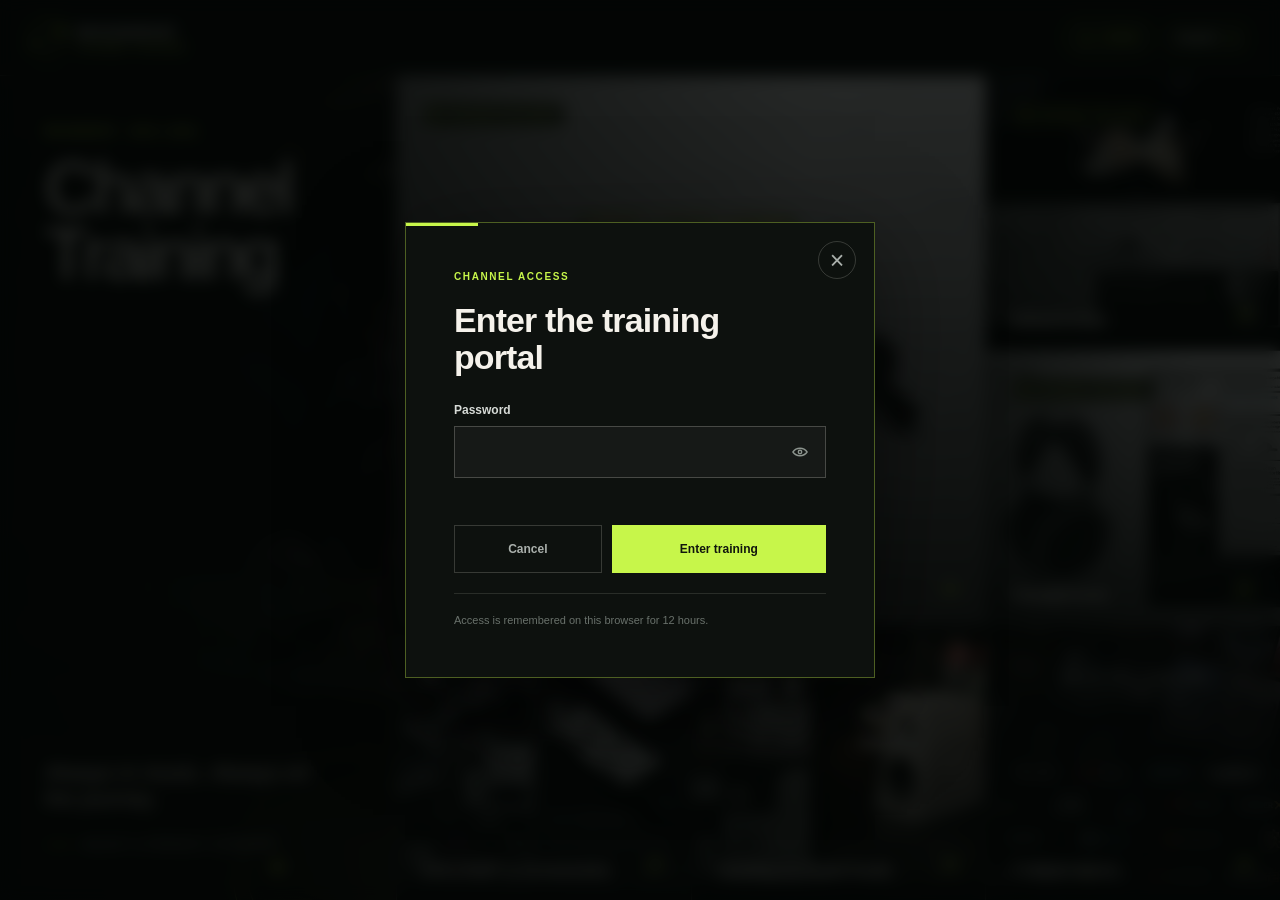
<file: products/pill/index.html>
<!doctype html>
<html lang="en">
<head>
  <meta charset="utf-8" />
  <meta name="viewport" content="width=device-width, initial-scale=1, viewport-fit=cover" />
  <script src="../../mobile-previews.js?v=1.0.1"></script>
  <script src="../../templates/product-training/mobile-training.js?v=1.0.5"></script>
  <script src="../../language-menu.js?v=20260915-language-fit"></script>
  <script>document.documentElement.classList.add('auth-protected-pending');</script>
  <link rel="stylesheet" href="../../auth.css?v=20260826a" />
  <link rel="stylesheet" href="../../language-menu.css?v=20260930-mobile-contrast" />
  <meta name="description" content="MOONDROP PILL bilingual offline channel training" />
  <title>MOONDROP PILL · Channel Training</title>
  <style>
    :root {
      --ink: #080b0b;
      --ink-soft: #111615;
      --fog: #eef1ed;
      --paper: #f7f8f5;
      --line: rgba(192, 214, 206, .18);
      --line-soft: rgba(192, 214, 206, .10);
      --text: #f2f5f2;
      --muted: #8c9792;
      --muted-strong: #b4bdb8;
      --lime: #c7f64a;
      --orange: #ffab2f;
      --cyan: #39d2e5;
      --violet: #ad82ff;
      --coral: #ff4f6a;
      --blue: #6c9cff;
      --accent: var(--lime);
      --ease: cubic-bezier(.2, .82, .22, 1);
      color-scheme: dark;
      font-family: "Helvetica Neue", "PingFang SC", "Microsoft YaHei", Arial, sans-serif;
    }

    * { box-sizing: border-box; }
    html, body { width: 100%; min-height: 100%; margin: 0; background: var(--ink); }
    body { color: var(--text); overflow-x: hidden; }
    body.is-locked { overflow: hidden; }
    button, a { font: inherit; }
    button { color: inherit; }
    button:focus-visible, a:focus-visible { outline: 2px solid var(--lime); outline-offset: 3px; }
    .sr-only { position: absolute; width: 1px; height: 1px; padding: 0; margin: -1px; overflow: hidden; clip: rect(0,0,0,0); white-space: nowrap; border: 0; }

    .app {
      min-height: 100vh;
      height: 100vh;
      display: grid;
      grid-template-rows: 68px minmax(0, 1fr);
      background:
        radial-gradient(circle at 52% 18%, rgba(199,246,74,.065), transparent 28%),
        linear-gradient(125deg, #070909, #0d1211 58%, #080a0a);
    }

    .topbar {
      position: relative;
      z-index: 20;
      display: flex;
      align-items: center;
      justify-content: space-between;
      gap: 20px;
      padding: 0 24px;
      border-bottom: 1px solid var(--line);
      background: rgba(8,11,11,.9);
      backdrop-filter: blur(18px);
    }
    .brand { display: flex; align-items: center; gap: 12px; min-width: 0; }
    .brand-orbit { width: 30px; height: 30px; position: relative; border: 1px solid rgba(199,246,74,.8); border-radius: 50%; box-shadow: 0 0 24px rgba(199,246,74,.13); }
    .brand-orbit::before { content: ""; position: absolute; left: -5px; right: -5px; top: 50%; height: 1px; background: var(--lime); transform: rotate(-22deg); }
    .brand-orbit::after { content: ""; position: absolute; width: 4px; height: 4px; right: 0; top: 5px; border-radius: 50%; background: var(--lime); box-shadow: 0 0 10px var(--lime); }
    .brand-kicker, .utility, .view-kicker, .eyebrow, .panel-kicker, .board-kicker { font-family: Menlo, Monaco, Consolas, monospace; text-transform: uppercase; letter-spacing: .14em; }
    .brand-kicker { color: var(--lime); font-size: 9px; font-weight: 800; line-height: 1.1; }
    .brand-name { margin-top: 3px; font-size: 14px; font-weight: 650; line-height: 1.1; letter-spacing: .03em; white-space: nowrap; }
    .top-status { display: flex; align-items: center; gap: 10px; }
    .training-home-link { width: 36px; height: 36px; display: inline-flex; align-items: center; justify-content: center; border: 1px solid var(--line); border-radius: 50%; color: #b8c1bd; text-decoration: none; transition: color .2s ease, border-color .2s ease, background .2s ease; }
    .training-home-link:hover { color: var(--lime); border-color: rgba(199,246,74,.5); background: rgba(199,246,74,.04); }
    .training-home-link svg { width: 16px; height: 16px; }
    .language-toggle { display: inline-flex; align-items: center; gap: 3px; height: 36px; min-height: 36px; padding: 3px; border: 1px solid var(--line); border-radius: 999px; background: rgba(255,255,255,.025); color: #7d8884; cursor: pointer; transition: border-color .2s ease, background .2s ease; }
    .language-toggle:hover { border-color: rgba(199,246,74,.42); background: rgba(199,246,74,.04); }
    .language-option { min-width: 35px; padding: 6px 8px 5px; border-radius: 999px; font-family: Menlo, Monaco, Consolas, monospace; font-size: 9px; font-weight: 800; line-height: 1; letter-spacing: .06em; text-align: center; }
    .language-option.active { color: #10160d; background: var(--lime); box-shadow: 0 0 14px rgba(199,246,74,.18); }
    .language-divider { color: #45504c; font-size: 8px; }

    .view { min-height: 0; overflow: hidden; }
    .hub-view[hidden], .workspace[hidden] { display: none !important; }
    .hub-view { position: relative; height: 100%; min-height: 0; overflow: hidden; isolation: isolate; background: #050807; }
    .hub-view::before { content: ""; position: absolute; inset: 0; z-index: 1; background: linear-gradient(90deg, rgba(2,5,4,.72) 0%, rgba(2,5,4,.30) 40%, rgba(2,5,4,.08) 73%, rgba(2,5,4,.24) 100%), linear-gradient(0deg, rgba(2,5,4,.48), transparent 58%); pointer-events: none; }
    .hub-view::after { content: ""; position: absolute; inset: 0; z-index: 2; opacity: .22; background-image: linear-gradient(rgba(199,246,74,.09) 1px, transparent 1px), linear-gradient(90deg, rgba(199,246,74,.09) 1px, transparent 1px); background-size: 80px 80px; pointer-events: none; }
    .hub-hero-image { position: absolute; inset: 0; z-index: 0; width: 100%; height: 100%; display: block; object-fit: cover; object-position: 50% 56%; opacity: 1; filter: none; }
    .hub-layout { position: relative; z-index: 3; height: 100%; display: grid; grid-template-columns: minmax(0, 1fr) minmax(390px, 520px); align-items: end; gap: clamp(24px, 4vw, 64px); padding: clamp(30px, 5vw, 74px); }
    .hub-copy { align-self: end; max-width: 690px; padding-bottom: 4px; }
    .hub-kicker, .hub-menu-kicker { font-family: Menlo, Monaco, Consolas, monospace; letter-spacing: .13em; text-transform: uppercase; }
    .hub-kicker { color: var(--lime); font-size: 10px; font-weight: 750; }
    .hub-copy h1 { max-width: 660px; margin: 15px 0 13px; color: #f4f2eb; font-family: "Avenir Next Condensed", "Arial Narrow", sans-serif; font-size: clamp(58px, 7vw, 112px); font-weight: 500; letter-spacing: -.055em; line-height: .82; white-space: nowrap; }
    .hub-copy p { max-width: 520px; margin: 0; color: #c1cac6; font-size: clamp(13px, 1.2vw, 17px); line-height: 1.55; }
    .hub-menu { min-width: 0; align-self: end; padding: 19px; border: 1px solid rgba(199,246,74,.24); background: rgba(6,9,8,.82); box-shadow: 0 22px 70px rgba(0,0,0,.34); backdrop-filter: blur(18px); }
    .hub-menu-kicker { margin-bottom: 11px; color: #8d9994; font-size: 8px; }
    .hub-section-grid { display: grid; grid-template-columns: 1fr 1fr; gap: 7px; }
    .hub-section-button { --section-accent: var(--lime); min-height: 92px; position: relative; display: grid; grid-template-columns: minmax(0, 1fr); grid-template-rows: auto 1fr; gap: 6px; padding: 14px; border: 1px solid rgba(203,219,213,.16); border-radius: 0; background: rgba(255,255,255,.025); color: var(--text); text-align: left; cursor: pointer; transition: transform .28s var(--ease), border-color .25s ease, background .25s ease; }
    .hub-section-button:first-child { grid-column: 1 / -1; min-height: 116px; border-color: rgba(199,246,74,.45); background: rgba(199,246,74,.08); }
    .hub-section-button:last-child:nth-child(4) { grid-column: 1 / -1; }
    .hub-section-button:hover { transform: translateY(-3px); border-color: var(--section-accent); background: rgba(255,255,255,.05); }
    .hub-section-number { color: var(--section-accent); font: 800 8px/1 Menlo, Monaco, Consolas, monospace; letter-spacing: .12em; }
    .hub-section-arrow { position: absolute; top: 14px; right: 14px; color: var(--section-accent); font-size: 21px; font-weight: 300; line-height: 1; }
    .hub-section-copy { min-width: 0; align-self: end; }
    .hub-section-copy b { display: block; max-width: none; font-size: 17px; font-weight: 700; line-height: 1.15; hyphens: none; overflow-wrap: normal; word-break: normal; text-wrap: pretty; }
    .hub-section-copy span { display: block; max-width: none; margin-top: 5px; color: #a9b4ae; font-size: 11px; line-height: 1.35; overflow-wrap: normal; word-break: normal; text-wrap: pretty; }

    .workspace { height: 100%; min-height: 0; display: grid; grid-template-columns: minmax(236px, 272px) minmax(520px, 1fr) minmax(332px, 390px); }
    .story-rail { min-width: 0; min-height: 0; display: flex; flex-direction: column; overflow: auto; padding: 24px 18px 18px 24px; border-right: 1px solid var(--line); background: rgba(6,9,9,.52); }
    .rail-kicker { color: var(--lime); font: 700 9px/1.2 Menlo, Monaco, Consolas, monospace; letter-spacing: .14em; text-transform: uppercase; }
    .rail-title { margin: 11px 0 8px; font-family: "Avenir Next Condensed", "Arial Narrow", sans-serif; font-size: clamp(31px, 2.5vw, 44px); font-weight: 520; letter-spacing: -.035em; line-height: 1; }
    .rail-title span { white-space: nowrap; }
    .story-list { display: grid; gap: 4px; }
    .story-button { min-width: 0; position: relative; display: grid; grid-template-columns: 30px minmax(0, 1fr) 18px; align-items: center; gap: 9px; padding: 8px; border: 1px solid transparent; border-radius: 11px; background: transparent; color: var(--text); text-align: left; cursor: pointer; transition: border-color .2s ease, background .2s ease; }
    .story-button:hover { border-color: var(--line); background: rgba(255,255,255,.035); }
    .story-button.active { border-color: rgba(192,214,206,.23); background: rgba(255,255,255,.055); }
    .story-number { color: #6b7671; font: 9px/1 Menlo, Monaco, Consolas, monospace; letter-spacing: .04em; }
    .story-button.active .story-number { color: var(--accent); }
    .story-copy { min-width: 0; }
    .story-copy b { display: block; overflow: hidden; font-size: 11px; font-weight: 650; line-height: 1.25; text-overflow: ellipsis; white-space: nowrap; }
    .story-copy span { display: block; overflow: hidden; margin-top: 3px; color: #74807c; font-size: 9px; line-height: 1.2; text-overflow: ellipsis; white-space: nowrap; }
    .story-arrow { color: #59655f; font-size: 17px; text-align: right; }
    .story-button.active .story-arrow { color: var(--accent); }
    .rail-spacer { flex: 1; min-height: 18px; }
    .overview-button { width: 100%; min-height: 42px; padding: 0 12px; border: 1px solid rgba(192,214,206,.21); border-radius: 10px; background: transparent; color: #acb6b1; font-size: 10px; font-weight: 650; cursor: pointer; transition: border-color .2s ease, color .2s ease, background .2s ease; }
    .overview-button:hover { border-color: var(--lime); color: var(--lime); background: rgba(199,246,74,.035); }
    .overview-button.active { border-color: var(--lime); color: var(--lime); background: rgba(199,246,74,.055); }

    .viewer-column { min-width: 0; min-height: 0; display: grid; grid-template-rows: auto minmax(0,1fr) auto; gap: 11px; padding: 18px; background: radial-gradient(circle at 52% 18%, rgba(199,246,74,.06), transparent 30%); }
    .viewer-header { min-height: 34px; display: flex; align-items: end; justify-content: space-between; gap: 14px; min-width: 0; }
    .viewer-header h1 { margin: 0; overflow: hidden; font-size: 15px; font-weight: 650; letter-spacing: -.025em; text-overflow: ellipsis; white-space: nowrap; }
    .viewer-header p { margin: 4px 0 0; overflow: hidden; color: #84908a; font-size: 10px; text-overflow: ellipsis; white-space: nowrap; }
    .viewer-count { flex: 0 0 auto; color: var(--lime); font: 800 12px/1 Menlo, Monaco, Consolas, monospace; letter-spacing: .08em; }
    .stage-window { min-height: 0; position: relative; overflow: hidden; border: 1px solid rgba(192,214,206,.2); border-radius: 22px; background: #f1f2f0; touch-action: none; cursor: default; }
    .stage-window.is-draggable { cursor: grab; }
    .stage-window.is-dragging { cursor: grabbing; }
    .photo-rig { position: absolute; inset: 0; transform-origin: 50% 50%; will-change: transform; }
    .master-image { width: 100%; height: 100%; display: block; object-fit: contain; object-position: 50% 50%; user-select: none; -webkit-user-drag: none; }
    .stage-grid { position: absolute; inset: 0; pointer-events: none; opacity: .37; background-image: linear-gradient(rgba(77,97,93,.18) 1px, transparent 1px), linear-gradient(90deg, rgba(77,97,93,.18) 1px, transparent 1px); background-size: 42px 42px; mix-blend-mode: multiply; }
    .stage-meta { display: none; position: absolute; left: 22px; top: 20px; z-index: 3; color: #4a5550; font: 800 10px/1.35 Menlo, Monaco, Consolas, monospace; letter-spacing: .12em; text-transform: uppercase; pointer-events: none; }
    .stage-meta span { display: block; margin-top: 5px; color: #85908a; font-size: 9px; font-weight: 500; letter-spacing: .07em; }
    .hotspot { --hotspot-color: var(--lime); position: absolute; left: var(--hx); top: var(--hy); z-index: 10; width: 36px; height: 36px; padding: 0; border: 0; border-radius: 50%; background: transparent; cursor: pointer; transform: translate(-50%, -50%); transition: opacity .3s ease, transform .3s var(--ease); }
    .hotspot::before { content: ""; position: absolute; inset: 10px; border: 2px solid rgba(255,255,255,.9); border-radius: 50%; background: var(--hotspot-color); box-shadow: 0 0 0 4px rgba(12,18,16,.18), 0 0 22px var(--hotspot-color); }
    .hotspot::after { content: ""; position: absolute; inset: 2px; border: 1px solid var(--hotspot-color); border-radius: 50%; animation: breathe 2s ease-out infinite; }
    .hotspot:hover { transform: translate(-50%, -50%) scale(1.18); }
    .hotspot.active { transform: translate(-50%, -50%) scale(1.25); }
    .stage-window.is-focused .hotspot:not(.active) { opacity: .68; pointer-events: auto; transform: translate(-50%, -50%) scale(.86); }
    .stage-window.is-focused .hotspot:not(.active):hover,
    .stage-window.is-focused .hotspot:not(.active):focus-visible { opacity: 1; transform: translate(-50%, -50%) scale(1.08); }
    .hotspot-label { position: absolute; left: 38px; top: 50%; width: max-content; min-width: 0; max-width: 160px; padding: 8px 12px 7px; border: 1px solid rgba(15,22,19,.24); border-radius: 7px; background: rgba(249,251,248,.96); color: #111815; font: 750 10px/1.15 Menlo, Monaco, Consolas, monospace; letter-spacing: .035em; text-align: left; text-transform: uppercase; white-space: nowrap; opacity: 0; pointer-events: none; user-select: none; transform: translateY(-50%); transition: opacity .2s ease, transform .2s ease; box-shadow: 0 9px 24px rgba(18,26,23,.16), inset 3px 0 0 var(--hotspot-color); }
    .hotspot.flip-label .hotspot-label { left: auto; right: 38px; text-align: right; box-shadow: 0 9px 24px rgba(18,26,23,.16), inset -3px 0 0 var(--hotspot-color); }
    .hotspot:hover .hotspot-label, .hotspot:focus-visible .hotspot-label, .hotspot.active .hotspot-label { opacity: 1; transform: translate(3px, -50%); }
    .hotspot.flip-label:hover .hotspot-label, .hotspot.flip-label:focus-visible .hotspot-label, .hotspot.flip-label.active .hotspot-label { transform: translate(-3px, -50%); }
    .viewer-footer { min-height: 48px; display: flex; align-items: center; justify-content: space-between; gap: 18px; padding: 0 2px; }
    .progress { display: grid; grid-template-columns: repeat(7, minmax(8px, 16px)); justify-content: start; align-items: center; height: 26px; gap: 3px; }
    .progress span { height: 5px; display: block; border-radius: 1px; background: #303936; }
    .progress span:first-child { height: 11px; }
    .progress span.active { height: 22px; background: var(--lime); box-shadow: 0 0 10px rgba(199,246,74,.35); }
    .viewer-footer-note { color: #8a9590; font: 9px/1 Menlo, Monaco, Consolas, monospace; letter-spacing: .05em; text-transform: uppercase; }

    .detail-panel { position: relative; min-width: 0; min-height: 0; overflow: hidden; border-left: 1px solid var(--line); background: #0d1211; }
    .panel-empty, .panel-content { position: absolute; inset: 0; }
    .panel-empty { display: grid; align-content: center; padding: 38px 26px; color: #69756f; transition: opacity .3s ease; }
    .panel-empty-close { position: absolute; top: 24px; right: 24px; width: 38px; height: 38px; border: 1px solid var(--line); border-radius: 50%; background: transparent; color: #aeb9b3; font-size: 22px; line-height: 1; cursor: pointer; transition: color .2s ease, border-color .2s ease; }
    .panel-empty-close:hover { color: var(--lime); border-color: rgba(199,246,74,.45); }
    .panel-empty span { color: var(--lime); font: 800 9px/1.2 Menlo, Monaco, Consolas, monospace; letter-spacing: .13em; text-transform: uppercase; }
    .panel-empty h2 { max-width: none; margin: 18px 0 13px; color: #e8edea; font-size: clamp(25px, 1.55vw, 30px); font-weight: 760; letter-spacing: -.045em; line-height: 1.05; hyphens: none; overflow-wrap: normal; word-break: normal; text-wrap: pretty; }
    .panel-empty p { max-width: none; margin: 0; color: #829089; font-size: 12px; line-height: 1.65; overflow-wrap: normal; word-break: normal; text-wrap: pretty; }
    .panel-content { height: 100%; overflow: auto; padding: 30px 28px; opacity: 0; pointer-events: none; transform: translateX(22px); transition: opacity .3s ease, transform .4s var(--ease); scrollbar-width: thin; scrollbar-color: #394640 transparent; }
    .detail-panel.open .panel-empty { opacity: 0; pointer-events: none; }
    .detail-panel.open .panel-content { opacity: 1; pointer-events: auto; transform: translateX(0); }
    .panel-head { display: flex; align-items: start; justify-content: space-between; gap: 16px; }
    .panel-kicker { color: var(--accent); font-size: 10px; font-weight: 800; }
    .panel-close, .board-close, .lightbox-close { width: 38px; height: 38px; flex: 0 0 auto; border: 1px solid var(--line); border-radius: 50%; background: transparent; color: #aeb9b3; font-size: 22px; line-height: 1; cursor: pointer; transition: color .2s ease, border-color .2s ease; }
    .panel-close:hover, .board-close:hover, .lightbox-close:hover { color: var(--lime); border-color: rgba(199,246,74,.45); }
    .panel-title { margin: 25px 0 12px; font-family: "Avenir Next Condensed", "Arial Narrow", sans-serif; font-size: clamp(29px, 2.4vw, 40px); font-weight: 520; letter-spacing: -.025em; line-height: 1.08; text-wrap: balance; }
    .panel-body { margin: 0; color: #c2cbc6; font-size: 14px; line-height: 1.65; }
    .media-card { margin: 18px 0 20px; overflow: hidden; border: 1px solid rgba(192,214,206,.24); background: #0a0f0e; }
    .media-frame { height: clamp(190px, 20vh, 240px); overflow: hidden; background: #121817; }
    .media-frame img { width: 100%; height: 100%; display: block; object-fit: cover; object-position: 50% 50%; }
    .media-frame[data-layout="poster"] { height: auto; overflow: visible; background: #eef0ed; }
    .media-frame[data-layout="poster"][data-tone="dark"] { background: #000; }
    .media-frame[data-layout="poster"] img { height: auto; object-fit: contain; object-position: 50% 0; }
    .media-caption { min-height: 0; display: flex; align-items: center; padding: 8px 10px; color: #78837f; font-size: 8px; line-height: 1.45; letter-spacing: .04em; }
    .media-controls { min-height: 40px; display: flex; align-items: center; justify-content: flex-end; gap: 8px; padding: 6px 8px; border-top: 1px solid rgba(192,214,206,.16); }
    .media-controls button { width: 28px; height: 25px; border: 1px solid rgba(192,214,206,.25); background: transparent; color: #c0c9c4; cursor: pointer; }
    .media-controls button:hover { color: var(--lime); border-color: var(--lime); }
    .media-index { min-width: 42px; color: #7f8b85; font: 8px/1 Menlo, Monaco, Consolas, monospace; text-align: center; }
    .subfeature-list { display: grid; gap: 7px; margin: 20px 0 22px; }
    .subfeature { padding: 10px 11px; border-left: 2px solid var(--accent); background: rgba(255,255,255,.035); }
    .subfeature b { display: block; color: #dde4e0; font-size: 11px; font-weight: 650; }
    .subfeature p { margin: 4px 0 0; color: #8e9993; font-size: 11px; line-height: 1.45; }
    .panel-section { margin-top: 0; padding: 15px 0; border-top: 1px solid var(--line); }
    .panel-section h3 { margin: 0 0 7px; color: var(--accent); font: 800 10px/1.2 Menlo, Monaco, Consolas, monospace; letter-spacing: .08em; text-transform: uppercase; }
    .panel-section p { margin: 0; color: #aeb8b3; font-size: 12px; line-height: 1.58; }
    .say-line { color: #f0f3ef !important; font-size: 16px !important; font-weight: 700; line-height: 1.5 !important; }
    .spec-line { color: #e7ece9 !important; font-size: 15px !important; font-weight: 750; line-height: 1.55 !important; }

    .board { position: fixed; inset: 68px 0 0; z-index: 12; overflow: auto; background: #0d1211; opacity: 0; pointer-events: none; transform: translateY(12px); transition: opacity .3s ease, transform .35s var(--ease); }
    .board.open { opacity: 1; pointer-events: auto; transform: translateY(0); }
    .board-header { min-height: 78px; position: sticky; top: 0; z-index: 2; display: flex; align-items: center; justify-content: space-between; gap: 20px; padding: 14px clamp(24px, 3vw, 46px); border-bottom: 1px solid var(--line); background: rgba(13,18,17,.92); backdrop-filter: blur(16px); }
    .board-kicker { color: var(--accent); font-size: 10px; font-weight: 800; }
    .board-kicker:empty { display: none; }
    .board-title { max-width: 820px; margin: 3px 0 0; font-family: "Avenir Next Condensed", "Arial Narrow", sans-serif; font-size: 30px; font-weight: 540; letter-spacing: -.025em; line-height: 1.08; text-wrap: balance; }
    .board-content { max-width: 1440px; margin: 0 auto; padding: clamp(22px, 3vw, 46px); }
    .positioning-intro { display: grid; grid-template-columns: minmax(0, 1.05fr) minmax(280px, .95fr); gap: clamp(26px, 5vw, 80px); align-items: center; }
    .board-copy h3 { margin: 0; font-size: clamp(32px, 5vw, 68px); font-weight: 350; letter-spacing: -.075em; line-height: .94; }
    .board-copy > p { max-width: 58ch; margin: 22px 0 0; color: #aeb8b2; font-size: 15px; line-height: 1.7; }
    .positioning-intro .board-copy > p:first-child { margin-top: 0; }
    .board-image { min-height: 280px; aspect-ratio: 4 / 3; overflow: hidden; border: 1px solid rgba(192,214,206,.24); background: #111; }
    .board-image img { width: 100%; height: 100%; display: block; object-fit: cover; object-position: 50% 50%; }
    .position-question { margin-top: 27px !important; padding: 16px 18px; border-left: 3px solid var(--orange); background: rgba(255,171,47,.06); color: #e7ece7 !important; font-weight: 700; }
    .comparison-grid { display: grid; grid-template-columns: repeat(4, minmax(0,1fr)); gap: 10px; margin-top: 48px; }
    .comparison-card { min-height: 188px; padding: 20px; border: 1px solid rgba(192,214,206,.18); background: rgba(255,255,255,.025); }
    .comparison-card h4 { margin: 24px 0 12px; font-size: 18px; letter-spacing: -.035em; }
    .comparison-card p { margin: 0; color: #89948e; font-size: 12px; line-height: 1.55; }
    .support-layout { display: grid; grid-template-columns: 1fr; gap: 12px; align-items: stretch; }
    .support-block { border: 1px solid var(--line); background: #111615; }
    .support-block--package { display: grid; grid-template-columns: minmax(0, 1.05fr) minmax(340px, .95fr); }
    .support-visual { width: 100%; height: 100%; min-height: 390px; display: block; object-fit: cover; object-position: center; background: #eef0ed; }
    .support-copy { padding: 22px; }
    .support-block--package .support-copy { align-self: center; padding: clamp(28px, 3.2vw, 46px); }
    .support-copy--warranty { display: grid; grid-template-columns: minmax(0, 1.05fr) minmax(340px, .95fr); gap: 0; padding: 0; }
    .support-warranty-summary { padding: clamp(28px, 3.2vw, 46px); }
    .support-warranty-summary, .support-exclusions { min-width: 0; }
    .support-exclusions { padding: clamp(28px, 3.2vw, 46px); border-left: 1px solid var(--line); }
    .support-label { color: var(--cyan); font: 800 10px/1.2 Menlo, Monaco, Consolas, monospace; letter-spacing: .13em; text-transform: uppercase; }
    .support-copy h3 { margin: 9px 0 16px; font-size: 24px; line-height: 1.15; text-wrap: balance; }
    .package-list { display: grid; grid-template-columns: 1fr 1fr; gap: 8px 18px; margin: 0; padding: 0; list-style: none; color: #a7b1ad; font-size: 11px; }
    .package-list li { padding: 9px 0; border-bottom: 1px solid var(--line); }
    .warranty-periods { display: grid; grid-template-columns: 1fr 1fr; gap: 1px; margin: 16px 0; background: var(--line); }
    .warranty-period { display: flex; justify-content: space-between; gap: 14px; padding: 12px; background: #151b19; color: #a7b1ad; font-size: 10px; }
    .warranty-period b { color: var(--lime); white-space: nowrap; }
    .support-policy { margin: 0; color: #a4afaa; font-size: 11px; line-height: 1.65; }
    .support-exclusions .support-policy { margin-top: 13px; }
    .exclusion-list { margin: 13px 0 0; padding-left: 18px; color: #7f8a85; font-size: 10px; line-height: 1.65; }
    .gallery-heading { display: flex; align-items: end; justify-content: space-between; gap: 20px; padding-bottom: 18px; border-bottom: 1px solid var(--line); }
    .gallery-heading h3 { margin: 0; font-family: "Avenir Next Condensed", "Arial Narrow", sans-serif; font-size: 30px; font-weight: 540; letter-spacing: -.025em; line-height: 1.08; }
    .gallery-heading p { max-width: none; margin: 0; color: #9aa59f; font-size: 11px; line-height: 1.6; text-align: right; overflow-wrap: normal; word-break: normal; text-wrap: pretty; }
    .gallery-grid { display: grid; grid-template-columns: repeat(4, minmax(0,1fr)); gap: 10px; margin-top: 16px; }
    .gallery-card { min-width: 0; padding: 0; border: 1px solid rgba(192,214,206,.18); background: #111816; color: var(--text); text-align: left; cursor: pointer; }
    .gallery-card:hover { border-color: var(--lime); }
    .gallery-card img { width: 100%; height: 210px; display: block; object-fit: cover; }
    .gallery-card span { display: block; padding: 10px 12px 12px; color: #aeb9b2; font-size: 11px; line-height: 1.35; }
    .lightbox { position: fixed; inset: 0; z-index: 30; display: grid; place-items: center; padding: 30px; background: rgba(2,4,3,.9); opacity: 0; pointer-events: none; transition: opacity .25s ease; }
    .lightbox.open { opacity: 1; pointer-events: auto; }
    .lightbox-close { position: absolute; right: 24px; top: 24px; }
    .lightbox-figure { max-width: min(1100px, 94vw); max-height: 88vh; margin: 0; }
    .lightbox-figure img { max-width: 100%; max-height: 78vh; display: block; object-fit: contain; border: 1px solid rgba(192,214,206,.25); }
    .lightbox-figure figcaption { margin-top: 12px; color: #aeb9b2; font-size: 13px; text-align: center; }

    @keyframes breathe { 0% { opacity: .82; transform: scale(.6); } 70%, 100% { opacity: 0; transform: scale(1.42); } }
    @media (prefers-reduced-motion: reduce) { *, *::before, *::after { animation-duration: .01ms !important; animation-iteration-count: 1 !important; scroll-behavior: auto !important; transition-duration: .01ms !important; } }
    @media (max-width: 1180px) {
      .hub-layout { grid-template-columns: minmax(0, 1fr) minmax(360px, 450px); gap: 30px; padding-left: 34px; padding-right: 34px; }
      .workspace { grid-template-columns: 210px minmax(390px,1fr) 330px; }
      .story-rail { padding-left: 14px; padding-right: 14px; }
      .viewer-column { padding: 0 16px; }
      .panel-scroll { padding-left: 20px; padding-right: 20px; }
      .comparison-grid, .gallery-grid { grid-template-columns: repeat(2, minmax(0,1fr)); }
    }
    @media (max-width: 840px) {
      .app { height: auto; min-height: 100vh; grid-template-rows: 64px auto; }
      .topbar { padding: 0 15px; }
      .brand-orbit { width: 28px; height: 28px; }
      .brand-kicker { font-size: 8px; }
      .brand-name { font-size: 13px; }
      .hub-view { height: auto; min-height: calc(100vh - 64px); }
      .hub-hero-image { object-position: 48% 50%; }
      .hub-layout { min-height: calc(100vh - 64px); display: flex; flex-direction: column; justify-content: flex-end; gap: 24px; padding: 32px 18px 36px; }
      .hub-copy { width: 100%; padding-bottom: 0; }
      .hub-copy h1 { margin: 12px 0 13px; font-size: 58px; }
      .hub-copy p { max-width: 90%; font-size: 12px; }
      .hub-menu { width: 100%; padding: 10px; }
      .hub-section-button, .hub-section-button:first-child { min-height: 82px; padding: 11px; }
      .hub-section-copy b { font-size: 12px; }
      .hub-section-copy span { font-size: 10px; }
      .workspace, .workspace.panel-open { height: auto; min-height: calc(100vh - 64px); grid-template-columns: 1fr; display: flex; flex-direction: column; }
      .story-rail { order: 2; min-height: auto; padding: 15px 14px 22px; border-right: 0; border-top: 1px solid var(--line); }
      .rail-title { margin: 12px 0 16px; font-size: 35px; }
      .story-list { grid-template-columns: 1fr 1fr; gap: 4px; }
      .story-button { padding: 10px 7px; grid-template-columns: 26px minmax(0,1fr) 11px; }
      .story-copy b { font-size: 11px; }
      .story-copy span { font-size: 9px; }
      .rail-spacer { min-height: 12px; }
      .viewer-column { order: 1; min-height: 620px; padding: 0 13px; grid-template-rows: 67px minmax(420px, 58vh) 54px; }
      .stage-window { border-radius: 20px; }
      .detail-panel { order: 3; min-height: 0; max-height: none; border-left: 0; border-top: 1px solid var(--line); display: none; }
      .workspace.panel-open .detail-panel { display: block; }
      .panel-empty { display: none; }
      .panel-content { position: relative; max-height: none; padding: 26px 16px 36px; opacity: 1; pointer-events: auto; transform: none; }
      .panel-title { margin-top: 24px; }
      .board { inset: 64px 0 0; }
      .board-header { min-height: 68px; padding: 12px 14px; }
      .board-title { font-size: 28px; }
      .board-content { padding: 14px 16px 36px; }
      .positioning-intro { grid-template-columns: 1fr; gap: 24px; }
      .comparison-grid { margin-top: 28px; }
      .support-block--package, .support-copy--warranty { grid-template-columns: 1fr; }
      .support-visual { min-height: 300px; }
      .support-exclusions { padding-top: 24px; border-top: 1px solid var(--line); border-left: 0; }
      .gallery-heading { display: block; }
      .gallery-heading p { margin-top: 14px; text-align: left; }
      .gallery-card img { height: 170px; }
    }
    @media (max-width: 480px) {
      .top-status { gap: 6px; }
      .training-home-link { width: 34px; height: 34px; }
      .language-toggle { height: 34px; min-height: 34px; }
      .language-option { min-width: 30px; padding-left: 6px; padding-right: 6px; }
      .hub-section-button, .hub-section-button:first-child { min-height: 82px; padding: 11px; }
      .hub-section-copy b { font-size: 12px; }
      .hotspot { width: 29px; height: 29px; }
      .hotspot-label { font-size: 10px; padding: 8px 10px; }
      .viewer-column { min-height: 520px; grid-template-rows: 60px minmax(340px, 55vh) 48px; }
      .viewer-header h1 { font-size: 15px; }
      .viewer-header p { font-size: 10px; }
      .viewer-count { font-size: 12px; }
      .stage-meta { left: 14px; top: 14px; font-size: 8px; }
      .progress span { width: 17px; height: 5px; }
      .progress span.active { width: 17px; height: 24px; }
      .comparison-grid, .gallery-grid { grid-template-columns: 1fr; }
      .package-list, .warranty-periods { grid-template-columns: 1fr; }
      .support-visual { min-height: 220px; }
    }
    html[lang^="zh"] .hub-hero-title { font-family: "Helvetica Neue", "PingFang SC", "Microsoft YaHei", Arial, sans-serif; letter-spacing: -.08em; }
    html[lang^="zh"] .rail-title { font-family: "PingFang SC", "Microsoft YaHei", "Helvetica Neue", Arial, sans-serif; line-height: 1.08; letter-spacing: -.02em; }
    html[lang^="zh"] .panel-title { font-family: "PingFang SC", "Microsoft YaHei", "Helvetica Neue", Arial, sans-serif; line-height: 1.18; letter-spacing: -.02em; }
    html[lang^="zh"] .board-title, html[lang^="zh"] .gallery-heading h3 { font-family: "PingFang SC", "Microsoft YaHei", "Helvetica Neue", Arial, sans-serif; letter-spacing: -.025em; }
    html[lang^="zh"] .board-copy h3 { letter-spacing: -.018em; }
  </style>
  <link rel="stylesheet" href="../../templates/product-training/media-reviews.css?v=1.0.0" />
  <link rel="stylesheet" href="../../templates/product-training/feature-media.css?v=1.0.0" />
  <link rel="stylesheet" href="../../templates/product-training/positioning.css?v=1.0.0" />
  <link rel="stylesheet" href="../../templates/product-training/mobile-training.css?v=1.0.8" />
  <link rel="stylesheet" href="../../templates/product-training/icons.css?v=1.0.0" />
</head>
<body data-auth-protected="true" data-auth-home="../../index.html" data-auth-path="products/pill/index.html">
  <div class="app">
    <header class="topbar">
      <div class="brand" aria-label="MOONDROP PILL">
        <span class="brand-orbit" aria-hidden="true"></span>
        <div>
          <div class="brand-kicker" id="brandKicker">MOONDROP · CHANNEL TRAINING</div>
          <div class="brand-name">PILL</div>
        </div>
      </div>
      <div class="top-status">
        <a class="training-home-link" id="homeLink" href="../../index.html?lang=en" aria-label="Training home">
          <svg viewBox="0 0 24 24" fill="none" stroke="currentColor" stroke-width="1.8" stroke-linecap="round" stroke-linejoin="round" aria-hidden="true"><path d="M3.5 10.5 12 3.8l8.5 6.7"/><path d="M5.8 9.2v10.4h12.4V9.2"/><path d="M9.4 19.6v-6.2h5.2v6.2"/></svg>
        </a>
        <select class="language-toggle" id="languageToggle" aria-label="Choose language">
          <option value="zh">中文</option><option value="en">English</option><option value="de">Deutsch</option>
          <option value="es">Español</option><option value="pt">Português</option><option value="fr">Français</option>
          <option value="it">Italiano</option><option value="ru">Русский</option>
        </select>
      </div>
    </header>

    <main class="view">
      <section class="hub-view" id="hubView" aria-label="PILL product training overview">
        <img class="hub-hero-image" id="hubHeroImage" src="assets/gallery/pill-colorways.jpg" alt="PILL colorways" />
        <div class="hub-layout">
          <div class="hub-copy">
            <div class="hub-kicker" id="hubKicker">MOONDROP · PILL</div>
            <h1 id="hubTitle">PILL</h1>
            <p id="hubIntro">Open-ear ear-clip listening built around sound, awareness, comfort, calls, smart control, and everyday wireless use.</p>
          </div>
          <nav class="hub-menu" id="hubMenu" aria-label="PILL training sections">
            <div class="hub-menu-kicker" id="hubMenuKicker">CHOOSE A TOPIC</div>
            <div class="hub-section-grid" id="hubSectionGrid"></div>
          </nav>
        </div>
      </section>

      <section class="workspace" id="workspace" aria-label="Interactive PILL product view" data-core-template-version="1.2.0" data-core-initial-state="overview" data-core-layout="three-column" hidden>
        <aside class="story-rail">
          <div class="rail-kicker" id="railKicker">SIX CORE SALES STORIES</div>
          <h1 class="rail-title" id="railTitle">Learn it by<br />touching it.</h1>
          <div class="story-list" id="storyList"></div>
          <div class="rail-spacer"></div>
          <button class="overview-button active" id="productOverviewButton" data-role="product-overview" type="button">Overview</button>
        </aside>

        <section class="viewer-column">
          <header class="viewer-header">
            <div><h1 id="viewerTitle">Product overview</h1><p id="viewerSubtitle">Main view · PILL earbuds and charging case</p></div>
            <div class="viewer-count" id="viewerCount">00 / 06</div>
          </header>
          <div class="stage-window" id="stageWindow" data-role="product-stage">
            <div class="photo-rig" id="angleTrack">
              <img class="master-image" id="masterImage" src="assets/gallery/pill-blue-earbuds-out.jpg" alt="" draggable="false" />
              <div class="stage-grid" aria-hidden="true"></div>
              <div class="stage-meta" id="stageMeta">MASTER / HD<span>FRONT · PRODUCT &amp; EARBUDS</span></div>
              <div id="hotspotLayer"></div>
            </div>
          </div>
          <footer class="viewer-footer"><div class="progress" id="progress" data-role="product-progress" aria-label="Training progress"></div><div class="viewer-footer-note" id="viewerFooterNote">Product overview</div></footer>
        </section>

        <aside class="detail-panel" id="detailPanel" data-role="feature-detail" aria-label="Feature details" aria-hidden="false">
          <div class="panel-empty">
            <button class="panel-empty-close" id="overviewClose" type="button" aria-label="Back to PILL training menu">×</button>
            <span id="emptyKicker">READY FOR INPUT</span>
            <h2 id="emptyTitle">Choose a selling point.</h2>
            <p id="emptyBody">Each selling point includes the customer benefit, key specification, demonstration, and recommended sales line.</p>
          </div>
          <div class="panel-content">
            <div class="panel-head"><div class="panel-kicker" id="panelKicker"></div><button class="panel-close" id="panelClose" type="button" aria-label="Close feature details">×</button></div>
            <h2 class="panel-title" id="panelTitle"></h2>
            <p class="panel-body" id="panelBody"></p>
            <figure class="media-card"><div class="media-frame" id="mediaFrame"><img id="mediaImage" src="" alt="" /></div><div class="media-controls"><button id="mediaPrevious" type="button" aria-label="Previous image">←</button><span class="media-index" id="mediaIndex">01 / 02</span><button id="mediaNext" type="button" aria-label="Next image">→</button></div><figcaption class="media-caption" id="mediaCaption"></figcaption></figure>
            <div class="subfeature-list" id="subfeatureList"></div>
            <section class="panel-section"><h3 id="showKicker">SHOW IT</h3><p id="showText"></p></section>
            <section class="panel-section"><h3 id="sayKicker">SAY THIS</h3><p class="say-line" id="sayText"></p></section>
            <section class="panel-section"><h3 id="specKicker">KEY SPEC</h3><p class="spec-line" id="specText"></p></section>
          </div>
        </aside>
      </section>
    </main>
  </div>

  <section class="board" id="board" aria-hidden="true">
    <header class="board-header"><div><div class="board-kicker" id="boardKicker"></div><h2 class="board-title" id="boardTitle"></h2></div><button class="board-close" id="boardClose" type="button" aria-label="Close training section">×</button></header>
    <div class="board-content" id="boardContent"></div>
  </section>

  <div class="lightbox" id="lightbox" aria-hidden="true"><button class="lightbox-close" id="lightboxClose" type="button" aria-label="Close image">×</button><figure class="lightbox-figure"><img id="lightboxImage" src="" alt="" /><figcaption id="lightboxCaption"></figcaption></figure></div>

  <script src="../../auth.js?v=20260914-auth-languages"></script>
  <script src="content.js"></script>
  <script src="../../templates/product-training/positioning.js?v=1.0.0"></script>
  <script>
    (() => {
      const data = window.MOONDROP_PILL_DATA;
      const featureById = Object.fromEntries(data.features.map((feature) => [feature.id, feature]));
      const accentMap = { sound: '#ffab2f', awareness: '#39d2e5', comfort: '#ad82ff', calls: '#ff4f6a', case: '#c7f64a', everyday: '#6c9cff' };
      const copy = {
        en: {
          home: 'Training home', language: 'Switch to Chinese', hubKicker: 'MOONDROP · PILL', hubTitle: 'PILL', hubIntro: 'Open-ear ear-clip listening built around sound, awareness, comfort, calls, smart control, and everyday wireless use.', hubMenuKicker: 'CHOOSE A TOPIC', core: 'Core Selling Points', coreSub: 'Customer benefits, demonstrations, and key proof', positioning: 'Product Positioning', positioningSub: 'Who it fits and how it compares', support: 'Package & After-sales', supportSub: 'Package contents and warranty periods', reviews: 'Media Reviews', reviewsSub: 'Sound, fit, and everyday experience', gallery: 'HD Image Library', gallerySub: 'Design, colorways, and product details', railKicker: 'SIX CORE SALES STORIES', railTitle: '<span>Learn it by</span><br><span>touching it.</span>', overview: 'Overview', back: 'Back to PILL training', viewerOverview: 'Product overview', viewerSubtitle: 'Main view · PILL earbuds and charging case', mainView: 'MAIN VIEW', stageOverview: 'MAIN VIEW / HD', stageSub: 'FRONT · PRODUCT & EARBUDS', overviewNote: 'Product overview', emptyKicker: 'START HERE', emptyTitle: 'Choose a selling point.', emptyBody: 'Learn the customer benefit, demonstration, recommended line, and key proof.', closeFeature: 'Close feature details', show: 'SHOW IT', say: 'SAY THIS', spec: 'KEY SPEC', previous: 'Previous image', next: 'Next image', closeSection: 'Back to PILL training', reviewIntroTitle: 'Real reviews, one click away', openReview: 'Watch the full review <span class="icon-arrow" aria-hidden="true"></span>', galleryNote: 'Select an image to inspect the original in high resolution.'
        },
        zh: {
          home: '返回培训首页', language: 'Switch to English', hubKicker: 'MOONDROP · PILL', hubTitle: 'PILL', hubIntro: '开放式耳夹佩戴，兼顾声音、环境感知、舒适、通话与日常无线使用。', hubMenuKicker: '选择培训内容', core: '核心卖点', coreSub: '顾客利益、演示方法与关键证明', positioning: '产品定位', positioningSub: '适合谁，以及应该跟谁比较', support: '包装与售后', supportSub: '包装清单与保修期限', reviews: '媒体评测', reviewsSub: '声音、佩戴与日常体验', gallery: '高清图库', gallerySub: '外观、配色与产品细节', railKicker: '六个核心销售卖点', railTitle: '<span>边看产品，</span><br><span>掌握卖点。</span>', overview: '产品总览', back: '返回 PILL 培训', viewerOverview: '产品总览', viewerSubtitle: '主图 · PILL 耳机与充电盒', mainView: '主图', stageOverview: '主图 / 高清', stageSub: '正面 · 产品与耳机', overviewNote: '产品总览', emptyKicker: '从这里开始', emptyTitle: '选择一个核心卖点。', emptyBody: '掌握顾客利益、现场演示、推荐话术和关键证明。', closeFeature: '关闭卖点详情', show: '现场展示', say: '推荐话术', spec: '关键参数', previous: '上一张图片', next: '下一张图片', closeSection: '返回 PILL 培训', reviewIntroTitle: '真实评测，一键直达', openReview: '观看完整评测 <span class="icon-arrow" aria-hidden="true"></span>', galleryNote: '点击图片，查看高清原图。'
        }
      };
      const normalizeLanguage = (value) => window.MoondropLanguage?.normalize(value) || (value === 'zh' ? 'zh' : 'en');
      let language = normalizeLanguage(new URLSearchParams(location.search).get('lang'));
      const contentLanguage = () => language === 'zh' ? 'zh' : 'en';
      let currentFeatureId = null;
      let mediaIndex = 0;
      let drag = { active: false, pointerId: null, startX: 0, startY: 0, originX: 0, originY: 0, x: 0, y: 0 };

      const $ = (id) => document.getElementById(id);
      const els = {
        hub: $('hubView'), hubMenu: $('hubMenu'), workspace: $('workspace'), hubSectionGrid: $('hubSectionGrid'), hubKicker: $('hubKicker'), hubTitle: $('hubTitle'), hubIntro: $('hubIntro'), hubMenuKicker: $('hubMenuKicker'),
        storyList: $('storyList'), overviewButton: $('productOverviewButton'), viewerTitle: $('viewerTitle'), viewerSubtitle: $('viewerSubtitle'), viewerCount: $('viewerCount'), stageWindow: $('stageWindow'), photoRig: $('angleTrack'), masterImage: $('masterImage'), stageMeta: $('stageMeta'), hotspotLayer: $('hotspotLayer'), progress: $('progress'), viewerFooterNote: $('viewerFooterNote'), detailPanel: $('detailPanel'), panelKicker: $('panelKicker'), panelTitle: $('panelTitle'), panelBody: $('panelBody'), subfeatureList: $('subfeatureList'), mediaFrame: $('mediaFrame'), mediaImage: $('mediaImage'), mediaCaption: $('mediaCaption'), mediaIndex: $('mediaIndex'), mediaPrevious: $('mediaPrevious'), mediaNext: $('mediaNext'), showKicker: $('showKicker'), showText: $('showText'), sayKicker: $('sayKicker'), sayText: $('sayText'), specKicker: $('specKicker'), specText: $('specText'), panelClose: $('panelClose'), overviewClose: $('overviewClose'), board: $('board'), boardKicker: $('boardKicker'), boardTitle: $('boardTitle'), boardClose: $('boardClose'), boardContent: $('boardContent'), lightbox: $('lightbox'), lightboxImage: $('lightboxImage'), lightboxCaption: $('lightboxCaption'), lightboxClose: $('lightboxClose'), homeLink: $('homeLink'), languageToggle: $('languageToggle')
      };

      function t(value) { return typeof value === 'string' ? value : (value[language] || value[contentLanguage()] || value.en || value.zh); }
      function ui(key) { const pack = copy[language] || copy[contentLanguage()] || copy.en; const system = language === 'zh' ? {} : (window.MoondropLanguage?.ui(language).compact || {}); return system[key] || pack[key]; }
      function setQuery(values, replace = false) {
        const url = new URL(location.href);
        Object.entries(values).forEach(([key, value]) => value == null ? url.searchParams.delete(key) : url.searchParams.set(key, value));
        (replace ? history.replaceState : history.pushState).call(history, {}, '', url);
      }
      function currentSection() { return new URLSearchParams(location.search).get('section') || 'hub'; }
      function applyLanguage() {
        window.MoondropMobile?.notify();
        document.documentElement.lang = language === 'zh' ? 'zh-CN' : language;
        els.languageToggle.value = language;
        els.languageToggle.setAttribute('aria-label', window.MoondropLanguage?.ui(language).compact.language || (language === 'zh' ? '选择语言' : 'Choose language'));
        $('brandKicker').textContent = language === 'zh' ? 'MOONDROP · 渠道培训' : (window.MoondropLanguage?.ui(language).product.brandKicker || 'MOONDROP · CHANNEL TRAINING');
        document.title = 'MOONDROP PILL · ' + (language === 'zh' ? '渠道培训' : (window.MoondropLanguage?.ui(language).product.documentTitle || 'Channel Training'));
        els.homeLink.href = '../../index.html?lang=' + language;
        els.homeLink.setAttribute('aria-label', ui('home'));
        els.hub.setAttribute('aria-label', ui('trainingHubAria') || (language === 'zh' ? 'PILL 培训菜单' : 'PILL product training overview'));
        els.hubMenu.setAttribute('aria-label', ui('hubMenuAria') || (language === 'zh' ? 'PILL 培训模块' : 'PILL training sections'));
        els.workspace.setAttribute('aria-label', ui('interactiveViewAria') || (language === 'zh' ? '互动 PILL 产品视图' : 'Interactive PILL product view'));
        els.stageWindow.setAttribute('aria-label', ui('stageAria') || (language === 'zh' ? '点击产品热点或选择卖点' : 'Select a product detail or sales point'));
        els.detailPanel.setAttribute('aria-label', ui('featureDetailAria') || (language === 'zh' ? '卖点培训详情' : 'Feature training detail'));
        els.progress.setAttribute('aria-label', ui('focusProgressAria') || (language === 'zh' ? '卖点聚焦进度' : 'Training progress'));
        els.board.setAttribute('aria-label', ui('galleryBoardAria') || (language === 'zh' ? '培训模块' : 'Training section'));
        els.hubKicker.textContent = ui('hubKicker');
        els.hubTitle.textContent = ui('hubTitle');
        els.hubIntro.textContent = ui('hubIntro');
        els.hubMenuKicker.textContent = ui('hubMenuKicker');
        $('railKicker').textContent = ui('railKicker');
        $('railTitle').innerHTML = ui('railTitle');
        els.overviewButton.textContent = ui('overview');
        els.viewerTitle.textContent = ui('viewerOverview');
        els.viewerSubtitle.textContent = ui('viewerSubtitle');
        els.viewerCount.textContent = ui('mainView');
        els.stageMeta.innerHTML = ui('stageOverview') + '<span>' + ui('stageSub') + '</span>';
        els.viewerFooterNote.textContent = ui('overviewNote');
        $('emptyKicker').textContent = ui('emptyKicker');
        $('emptyTitle').innerHTML = ui('emptyTitle');
        $('emptyBody').textContent = ui('emptyBody');
        els.showKicker.textContent = ui('show');
        els.sayKicker.textContent = ui('say');
        els.specKicker.textContent = ui('spec');
        els.overviewClose.setAttribute('aria-label', language === 'zh' ? '返回 PILL 培训菜单' : (ui('closeFeature') || 'Back to PILL training menu'));
        els.panelClose.setAttribute('aria-label', language === 'zh' ? '返回 PILL 培训菜单' : (ui('closeFeature') || 'Back to PILL training menu'));
        els.boardClose.setAttribute('aria-label', ui('closeSection'));
        els.mediaPrevious.setAttribute('aria-label', ui('previous'));
        els.mediaNext.setAttribute('aria-label', ui('next'));
        els.lightboxClose.setAttribute('aria-label', ui('closeSection'));
        renderHubButtons();
        renderHotspots();
        renderStoryList();
        if (currentFeatureId) renderFeature(currentFeatureId, false);
        if (currentSection() !== 'hub' && currentSection() !== 'core') renderBoard(currentSection());
      }
      function renderHubButtons() {
        const sections = [
          { id: 'core', accent: '#c7f64a', tag: language === 'zh' ? '卖点' : (ui('coreTag') || 'SELL'), title: ui('core'), subtitle: ui('coreSub') },
          { id: 'positioning', accent: '#ffab2f', tag: language === 'zh' ? '定位' : (ui('positioningTag') || 'POSITION'), title: ui('positioning'), subtitle: ui('positioningSub') },
          { id: 'support', accent: '#39d2e5', tag: language === 'zh' ? '售后' : (ui('supportTag') || 'OWNERSHIP'), title: ui('support'), subtitle: ui('supportSub') },
          { id: 'reviews', accent: '#ad82ff', tag: language === 'zh' ? '评测' : (ui('reviewsTag') || 'REVIEWS'), title: ui('reviews'), subtitle: ui('reviewsSub') },
          { id: 'gallery', accent: '#6c9cff', tag: language === 'zh' ? '素材' : (ui('galleryTag') || 'ASSETS'), title: ui('gallery'), subtitle: ui('gallerySub') }
        ];
        els.hubSectionGrid.innerHTML = sections.map((section) => '<button class="hub-section-button" type="button" data-section="' + section.id + '" style="--section-accent:' + section.accent + '"><span class="hub-section-number">' + section.tag + '</span><span class="hub-section-arrow icon-arrow" aria-hidden="true"></span><span class="hub-section-copy"><b>' + section.title + '</b><span>' + section.subtitle + '</span></span></button>').join('');
        els.hubSectionGrid.querySelectorAll('[data-section]').forEach((button) => button.addEventListener('click', () => navigateSection(button.dataset.section)));
      }
      function renderStoryList() {
        els.storyList.innerHTML = data.features.map((feature, index) => '<button class="story-button" type="button" data-feature="' + feature.id + '"><span class="story-number">0' + (index + 1) + '</span><span class="story-copy"><b>' + t(feature.chapter) + '</b><span>' + t(feature.label) + '</span></span><span class="story-arrow" aria-hidden="true">›</span></button>').join('');
        els.storyList.querySelectorAll('[data-feature]').forEach((button) => button.addEventListener('click', () => focusFeature(button.dataset.feature)));
        updateStoryState();
      }
      function renderHotspots() {
        els.hotspotLayer.innerHTML = data.features.map((feature) => '<button class="hotspot ' + (feature.id === 'comfort' || feature.id === 'calls' || feature.id === 'everyday' ? 'flip-label' : '') + '" type="button" data-feature="' + feature.id + '" style="--hx:' + feature.position.x + '%;--hy:' + feature.position.y + '%;--hotspot-color:' + accentMap[feature.id] + '" aria-label="' + t(feature.chapter) + '"><span class="hotspot-label">' + t(feature.chapter) + '</span></button>').join('');
        els.hotspotLayer.querySelectorAll('[data-feature]').forEach((button) => button.addEventListener('click', (event) => { event.stopPropagation(); focusFeature(button.dataset.feature); }));
      }
      function renderProgress() {
        els.progress.innerHTML = ['overview'].concat(data.features.map((feature) => feature.id)).map((id, index) => '<span class="' + ((!currentFeatureId && index === 0) || currentFeatureId === id ? 'active' : '') + '" aria-hidden="true"></span>').join('');
      }
      function updateStoryState() {
        els.storyList.querySelectorAll('[data-feature]').forEach((button) => { const isActive = button.dataset.feature === currentFeatureId; button.classList.toggle('active', isActive); button.style.setProperty('--accent', accentMap[button.dataset.feature]); });
        els.hotspotLayer.querySelectorAll('[data-feature]').forEach((button) => button.classList.toggle('active', button.dataset.feature === currentFeatureId));
        els.overviewButton.classList.toggle('active', !currentFeatureId);
      }
      function dragBounds() {
        const zoom = Number(els.photoRig.dataset.zoom || 1);
        const maxX = Math.max(0, (zoom - 1) * els.stageWindow.clientWidth / 2);
        const maxY = Math.max(0, (zoom - 1) * els.stageWindow.clientHeight / 2);
        drag.x = Math.max(-maxX, Math.min(maxX, drag.x));
        drag.y = Math.max(-maxY, Math.min(maxY, drag.y));
        els.photoRig.style.transform = 'translate3d(' + drag.x + 'px,' + drag.y + 'px,0) scale(' + zoom + ')';
      }
      function setFocusedView(feature, animate = true) {
        const zoom = feature.focus.zoom;
        els.photoRig.style.transition = animate ? 'transform .72s var(--ease)' : 'none';
        void els.photoRig.offsetWidth;
        els.photoRig.dataset.zoom = zoom;
        const width = els.stageWindow.clientWidth;
        const height = els.stageWindow.clientHeight;
        drag.x = -((feature.focus.x / 100) - .5) * width * (zoom - 1);
        drag.y = -((feature.focus.y / 100) - .5) * height * (zoom - 1);
        dragBounds();
        els.stageWindow.classList.toggle('is-focused', Boolean(feature));
        els.stageWindow.classList.toggle('is-draggable', Boolean(feature));
        els.stageWindow.classList.toggle('is-dragging', false);
        window.requestAnimationFrame(() => { if (!animate) els.photoRig.style.transition = ''; });
      }
      function resetOverview() {
        window.MoondropMobile?.notify();
        currentFeatureId = null;
        mediaIndex = 0;
        document.documentElement.style.setProperty('--accent', '#c7f64a');
        els.photoRig.style.transition = 'transform .72s var(--ease)';
        els.photoRig.dataset.zoom = 1;
        drag.x = 0; drag.y = 0; dragBounds();
        els.stageWindow.classList.remove('is-focused', 'is-draggable', 'is-dragging');
        els.viewerTitle.textContent = ui('viewerOverview');
        els.viewerSubtitle.textContent = ui('viewerSubtitle');
        els.viewerCount.textContent = ui('mainView');
        els.viewerFooterNote.textContent = ui('overviewNote');
        els.detailPanel.classList.remove('open');
        els.detailPanel.setAttribute('aria-hidden', 'false');
        els.workspace.classList.remove('panel-open');
        updateStoryState();
        renderProgress();
      }
      function renderFeature(id, animate = true) {
        window.MoondropMobile?.notify();
        const feature = featureById[id];
        if (!feature) return;
        currentFeatureId = id;
        const index = data.features.findIndex((item) => item.id === id);
        document.documentElement.style.setProperty('--accent', accentMap[id]);
        els.viewerTitle.textContent = t(feature.chapter);
        els.viewerSubtitle.textContent = t(feature.label);
        els.viewerCount.textContent = String(index + 1).padStart(2, '0') + ' / 06';
        els.viewerFooterNote.textContent = t(feature.chapter) + ' · ' + t(feature.label);
        els.panelKicker.textContent = t(feature.kicker);
        els.panelTitle.textContent = t(feature.title);
        els.panelBody.textContent = t(feature.body);
        els.showKicker.textContent = ui('show');
        els.showText.textContent = t(feature.show);
        els.sayKicker.textContent = ui('say');
        els.sayText.textContent = t(feature.say);
        els.specKicker.textContent = ui('spec');
        els.specText.textContent = t(feature.spec);
        els.subfeatureList.innerHTML = feature.subfeatures.map((item) => '<article class="subfeature"><b>' + t(item.label) + '</b><p>' + t(item.text) + '</p></article>').join('');
        els.workspace.classList.add('panel-open');
        els.detailPanel.classList.add('open');
        els.detailPanel.querySelector('.panel-content').scrollTop = 0;
        els.detailPanel.setAttribute('aria-hidden', 'false');
        setFocusedView(feature, animate);
        renderMedia(feature);
        updateStoryState();
        renderProgress();
      }
      function renderMedia(feature) {
        window.MoondropMobile?.notify();
        const item = feature.media[mediaIndex % feature.media.length];
        els.mediaFrame.dataset.layout = item.layout || 'photo';
        els.mediaFrame.dataset.tone = item.tone || 'dark';
        els.mediaImage.src = t(item.image);
        els.mediaImage.alt = t(item.alt);
        els.mediaCaption.textContent = t(item.caption);
        els.mediaIndex.textContent = String((mediaIndex % feature.media.length) + 1).padStart(2, '0') + ' / ' + String(feature.media.length).padStart(2, '0');
      }
      function focusFeature(id, push = true) {
        if (currentSection() !== 'core') { setQuery({ section: 'core' }); renderRoute(); }
        if (push && currentFeatureId === id) return;
        renderFeature(id);
      }
      function navigateSection(section, push = true) {
        setQuery({ section }, !push);
        renderRoute();
      }
      function renderRoute() {
        window.MoondropMobile?.notify();
        const section = currentSection();
        closeLightbox();
        if (section === 'core') {
          els.hub.hidden = true; els.workspace.hidden = false; els.board.classList.remove('open'); els.board.setAttribute('aria-hidden', 'true');
          if (currentFeatureId) renderFeature(currentFeatureId, false);
          else resetOverview();
          return;
        }
        currentFeatureId = null;
        els.workspace.hidden = true;
        if (section === 'hub') { els.hub.hidden = false; els.board.classList.remove('open'); els.board.setAttribute('aria-hidden', 'true'); return; }
        els.hub.hidden = true; els.board.classList.add('open'); els.board.setAttribute('aria-hidden', 'false'); renderBoard(section);
      }
      function renderBoard(section) {
        const boardData = {
          positioning: { accent: '#ffab2f', kicker: '', title: ui('positioning') },
          support: { accent: '#39d2e5', kicker: language === 'zh' ? t(data.support.zh.kicker) : (ui('supportKicker') || t(data.support.en.kicker)), title: language === 'zh' ? t(data.support.zh.title) : (ui('support') || t(data.support.en.title)) },
          reviews: { accent: '#ad82ff', kicker: '', title: ui('reviews') },
          gallery: { accent: '#6c9cff', kicker: language === 'zh' ? '高清图库' : (ui('galleryKicker') || 'HD IMAGE LIBRARY'), title: language === 'zh' ? '查看 PILL 的外观、配色与结构细节。' : (ui('gallery') || 'HD Image Library') }
        }[section];
        if (!boardData) { navigateSection('hub', false); return; }
        els.board.dataset.positioningOpen = String(section === 'positioning');
        els.board.style.setProperty('--accent', boardData.accent); els.boardKicker.textContent = boardData.kicker; els.boardTitle.textContent = boardData.title;
        if (section === 'positioning') els.boardContent.innerHTML = positioningMarkup();
        if (section === 'support') els.boardContent.innerHTML = supportMarkup();
        if (section === 'reviews') { els.boardContent.innerHTML = reviewsMarkup(); }
        if (section === 'gallery') { els.boardContent.innerHTML = galleryMarkup(); bindGallery(); }
      }
      function reviewsMarkup() {
        const heroAlt = language === 'zh' ? 'PILL 多配色充电盒完整产品图' : 'Complete PILL charging cases in multiple colorways';
        return '<section class="review-intro" data-review-template-version="1.0.0"><div class="review-intro-copy"><h3>' + ui('reviewIntroTitle') + '</h3></div><span class="review-intro-product-frame" data-review-image-mode="photo" style="--review-product-scale: 1.25; --review-product-origin: right center;"><img class="review-intro-product" src="assets/gallery/pill-colorways.jpg" alt="' + heroAlt + '" /></span></section><div class="review-grid">' + data.reviews.map((review) => '<a class="review-card" href="' + review.url + '" target="_blank" rel="noopener noreferrer"><span class="review-image-wrap"><img src="' + review.image + '" alt="' + review.title + '" loading="lazy" /><span class="review-play" aria-hidden="true">▶</span></span><span class="review-copy"><span class="review-channel">' + review.channel + '</span><h3>' + review.title + '</h3><span>' + ui('openReview') + '</span></span></a>').join('') + '</div>';
      }
      function positioningMarkup() {
        const pack = data.positioning[contentLanguage()];
        return MoondropPositioning.render({ language, cards: pack.comparisons.map(([title, answer]) => ({ title, answer })), image: 'assets/gallery/pill-colorways.jpg', imageAlt: language === 'zh' ? 'PILL 三色产品图' : 'PILL in three colorways', scale: 1.25 });
      }
      function supportMarkup() {
        const pack = data.support[contentLanguage()];
        return '<div class="support-layout"><article class="support-block support-block--package"><img class="support-visual" src="' + data.support.image + '" alt="' + (language === 'zh' ? 'PILL 包装与配件全家福' : 'PILL package contents and accessories') + '" /><div class="support-copy"><div class="support-label">' + (language === 'zh' ? '包装内容' : (ui('inBox') || 'IN THE BOX')) + '</div><h3>' + pack.packageTitle + '</h3><ul class="package-list">' + pack.contents.map((item) => '<li>' + item + '</li>').join('') + '</ul></div></article><article class="support-block support-block--warranty"><div class="support-copy support-copy--warranty"><div class="support-warranty-summary"><div class="support-label">' + (language === 'zh' ? '保修期限' : (ui('warranty') || 'WARRANTY')) + '</div><h3>' + pack.warrantyTitle + '</h3><div class="warranty-periods">' + pack.periods.map((item) => '<div class="warranty-period"><span>' + item[0] + '</span><b>' + item[1] + '</b></div>').join('') + '</div><p class="support-policy">' + pack.policy + '</p></div><div class="support-exclusions"><div class="support-label">' + pack.serviceTitle + '</div><p class="support-policy">' + pack.serviceAction + '</p></div></div></article></div>';
      }
      function galleryMarkup() {
        return '<div class="gallery-heading"><h3>' + (language === 'zh' ? '高清产品图库' : (ui('galleryHeading') || 'HD product library')) + '</h3><p>' + (ui('galleryNote') || '') + '</p></div><div class="gallery-grid">' + data.gallery.map((item, index) => '<button class="gallery-card" type="button" data-gallery-index="' + index + '"><img src="' + window.MoondropMobile.preview('assets/gallery/'+item[0]) + '" alt="' + item[language === 'zh' ? 2 : 1] + '" loading="lazy" /><span>' + item[language === 'zh' ? 2 : 1] + '</span></button>').join('') + '</div>';
      }
      function bindGallery() { els.boardContent.querySelectorAll('[data-gallery-index]').forEach((button) => button.addEventListener('click', () => openLightbox(Number(button.dataset.galleryIndex)))); }
      function openLightbox(index) {
        const item = data.gallery[index];
        els.lightboxImage.src = 'assets/gallery/' + item[0]; els.lightboxImage.alt = item[language === 'zh' ? 2 : 1]; els.lightboxCaption.textContent = item[language === 'zh' ? 2 : 1]; els.lightbox.classList.add('open'); els.lightbox.setAttribute('aria-hidden', 'false'); document.body.classList.add('is-locked'); els.lightboxClose.focus();
      }
      function closeLightbox() { els.lightbox.classList.remove('open'); els.lightbox.setAttribute('aria-hidden', 'true'); document.body.classList.remove('is-locked'); }

      els.overviewButton.addEventListener('click', () => { if (currentSection() !== 'core') navigateSection('core'); else { resetOverview(); setQuery({ section: 'core' }, true); } });
      els.overviewClose.addEventListener('click', () => navigateSection('hub'));
      els.panelClose.addEventListener('click', () => navigateSection('hub'));
      els.boardClose.addEventListener('click', () => navigateSection('hub'));
      els.mediaPrevious.addEventListener('click', () => { if (!currentFeatureId) return; const feature = featureById[currentFeatureId]; mediaIndex = (mediaIndex - 1 + feature.media.length) % feature.media.length; renderMedia(feature); });
      els.mediaNext.addEventListener('click', () => { if (!currentFeatureId) return; const feature = featureById[currentFeatureId]; mediaIndex = (mediaIndex + 1) % feature.media.length; renderMedia(feature); });
      els.languageToggle.addEventListener('change', (event) => { language = normalizeLanguage(event.target.value); setQuery({ lang: language }, true); applyLanguage(); renderRoute(); });
      els.lightboxClose.addEventListener('click', closeLightbox);
      els.lightbox.addEventListener('click', (event) => { if (event.target === els.lightbox) closeLightbox(); });
      els.stageWindow.addEventListener('pointerdown', (event) => { if (!currentFeatureId || event.button !== 0 || event.target.closest('.hotspot')) return; drag.active = true; drag.pointerId = event.pointerId; drag.startX = event.clientX; drag.startY = event.clientY; drag.originX = drag.x; drag.originY = drag.y; els.stageWindow.classList.add('is-dragging'); els.stageWindow.setPointerCapture(event.pointerId); event.preventDefault(); });
      els.stageWindow.addEventListener('pointermove', (event) => { if (!drag.active || event.pointerId !== drag.pointerId) return; drag.x = drag.originX + event.clientX - drag.startX; drag.y = drag.originY + event.clientY - drag.startY; dragBounds(); });
      function stopDrag(event) { if (!drag.active || (event.pointerId != null && event.pointerId !== drag.pointerId)) return; drag.active = false; els.stageWindow.classList.remove('is-dragging'); }
      els.stageWindow.addEventListener('pointerup', stopDrag); els.stageWindow.addEventListener('pointercancel', stopDrag); els.stageWindow.addEventListener('lostpointercapture', stopDrag);
      window.addEventListener('resize', () => { if (currentFeatureId) setFocusedView(featureById[currentFeatureId], false); else dragBounds(); });
      window.addEventListener('popstate', () => { currentFeatureId = currentSection() === 'core' ? currentFeatureId : null; applyLanguage(); renderRoute(); });
      window.addEventListener('keydown', (event) => { if (event.key === 'Escape') { if (els.lightbox.classList.contains('open')) closeLightbox(); else if (els.board.classList.contains('open') || currentSection() === 'core') navigateSection('hub'); } });

      applyLanguage();
      renderRoute();

      window.MoondropMobile.mount({
        id: 'pill', category: 'true-wireless',
        state: () => ({ section: currentSection(), feature: currentFeatureId, lang: language }),
        title: () => els.hubTitle.textContent,
        features: () => data.features.map(f => ({id:f.id, title:t(f.chapter)})),
        sections: () => [...els.hubSectionGrid.querySelectorAll('[data-section]')].map(b => ({id:b.dataset.section, title:b.querySelector('b').textContent})),
        select: id => focusFeature(id, false), overview: resetOverview,
        navigate: id => navigateSection(id),
        master: () => ({image:els.masterImage.src, title:ui('viewerOverview')}),
        gallery: () => data.gallery.map(item => ({image:'assets/gallery/'+item[0], title:item[language==='zh'?2:1]})),
        media: () => currentFeatureId ? featureById[currentFeatureId].media.map(item => ({image:t(item.image), title:t(item.caption)})) : [],
        mediaIndex: () => mediaIndex
      });
    })();
  </script>
  <script src="../../analytics.js?v=20261007-cloudflare"></script>
</body>
</html>
</file>
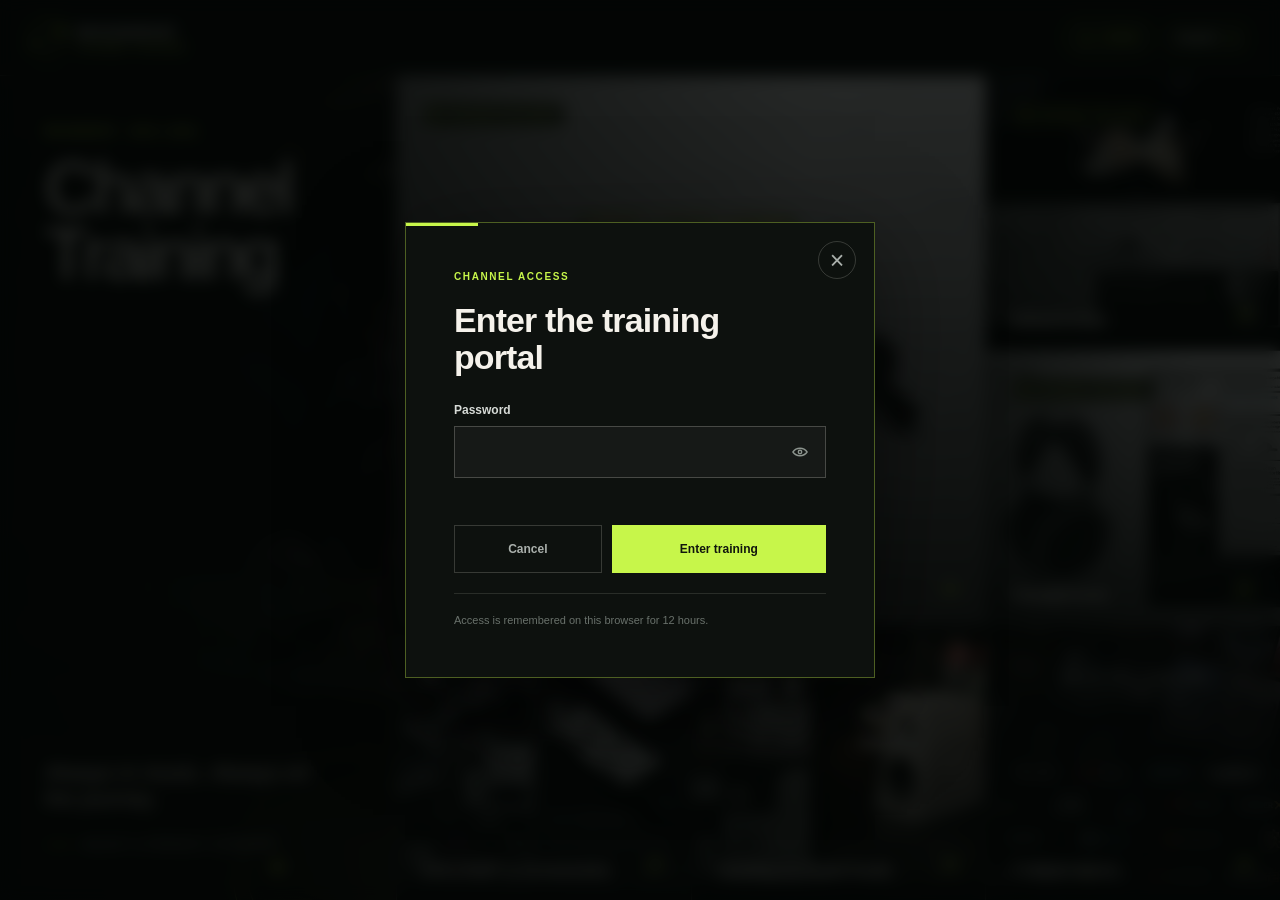
<file: products/pudding/index.html>
<!doctype html>
<html lang="en">
<head>
  <meta charset="utf-8" />
  <meta name="viewport" content="width=device-width, initial-scale=1, viewport-fit=cover" />
  <script src="../../mobile-previews.js?v=1.0.1"></script>
  <script src="../../templates/product-training/mobile-training.js?v=1.0.5"></script>
  <script src="../../language-menu.js?v=20260915-language-fit"></script>
  <script>document.documentElement.classList.add('auth-protected-pending');</script>
  <link rel="stylesheet" href="../../auth.css?v=20260826a" />
  <link rel="stylesheet" href="../../language-menu.css?v=20260930-mobile-contrast" />
  <meta name="description" content="PUDDING bilingual channel training: adaptive ANC, sound, fit, calls, battery and app control." />
  <title>PUDDING · Channel Training</title>
  <style>
    :root {
      --ink: #080b0b;
      --ink-soft: #111615;
      --fog: #eef1ed;
      --paper: #f7f8f5;
      --line: rgba(192, 214, 206, .18);
      --line-dark: rgba(9, 15, 14, .14);
      --text: #f2f5f2;
      --muted: #87928e;
      --graphite: #25302c;
      --lime: #c7f64a;
      --orange: #ff7c32;
      --cyan: #6ce4e7;
      --violet: #b49cf7;
      --blue: #78a8ff;
      --accent: var(--lime);
      --ease: cubic-bezier(.2, .82, .22, 1);
      color-scheme: dark;
      font-family: "Avenir Next", "Helvetica Neue", Arial, sans-serif;
    }

    * { box-sizing: border-box; }
    html, body { width: 100%; min-height: 100%; margin: 0; background: var(--ink); }
    body { color: var(--text); overflow-x: hidden; }
    body.gallery-open, body.board-open { overflow: hidden; }
    button { color: inherit; font: inherit; }
    button:focus-visible, [tabindex]:focus-visible { outline: 2px solid var(--lime); outline-offset: 3px; }

    .app {
      min-height: 100vh;
      height: 100vh;
      display: grid;
      grid-template-rows: 68px minmax(0, 1fr);
      background:
        radial-gradient(circle at 52% 18%, rgba(199, 246, 74, .065), transparent 28%),
        linear-gradient(125deg, #070909, #0d1211 58%, #080a0a);
    }

    .topbar {
      display: flex;
      align-items: center;
      justify-content: space-between;
      gap: 24px;
      padding: 0 24px;
      border-bottom: 1px solid var(--line);
      background: rgba(8, 11, 11, .88);
      backdrop-filter: blur(18px);
      position: relative;
      z-index: 20;
    }

    .brand { display: flex; align-items: center; gap: 12px; min-width: 0; }
    .brand-orbit {
      width: 30px;
      height: 30px;
      border: 1px solid rgba(199, 246, 74, .82);
      border-radius: 50%;
      position: relative;
      box-shadow: 0 0 24px rgba(199, 246, 74, .16);
    }
    .brand-orbit::before {
      content: "";
      position: absolute;
      left: -5px;
      right: -5px;
      top: 50%;
      height: 1px;
      background: var(--lime);
      transform: rotate(-22deg);
    }
    .brand-orbit::after {
      content: "";
      position: absolute;
      width: 4px;
      height: 4px;
      right: 0;
      top: 5px;
      border-radius: 50%;
      background: var(--lime);
      box-shadow: 0 0 10px var(--lime);
    }
    .brand-kicker, .utility, .view-kicker, .eyebrow, .panel-kicker {
      font-family: Menlo, Monaco, Consolas, monospace;
      text-transform: uppercase;
      letter-spacing: .14em;
    }
    .brand-kicker { color: var(--lime); font-size: 9px; font-weight: 700; }
    .brand-name { margin-top: 3px; font-size: 14px; font-weight: 650; letter-spacing: .03em; white-space: nowrap; }

    .top-status { display: flex; align-items: center; justify-content: flex-end; gap: 10px; }
    .training-home-link {
      width: 36px;
      height: 36px;
      display: inline-flex;
      align-items: center;
      justify-content: center;
      flex: 0 0 auto;
      border: 1px solid var(--line);
      border-radius: 50%;
      color: #b8c1bd;
      text-decoration: none;
      transition: color .25s ease, border-color .25s ease, background .25s ease;
    }
    .training-home-link:hover { color: var(--lime); border-color: rgba(199, 246, 74, .4); background: rgba(199, 246, 74, .035); }
    .training-home-link svg { width: 15px; height: 15px; display: block; }
    .language-toggle {
      display: inline-flex;
      align-items: center;
      gap: 3px;
      height: 36px;
      min-height: 36px;
      padding: 3px;
      border: 1px solid var(--line);
      border-radius: 999px;
      background: rgba(255, 255, 255, .025);
      color: #7d8884;
      font-family: Menlo, Monaco, Consolas, monospace;
      cursor: pointer;
      transition: border-color .25s ease, background .25s ease;
    }
    .language-toggle:hover { border-color: rgba(199, 246, 74, .38); background: rgba(199, 246, 74, .035); }
    .language-option {
      min-width: 35px;
      padding: 5px 8px 4px;
      border-radius: 999px;
      font-size: 9px;
      font-weight: 700;
      line-height: 1;
      letter-spacing: .06em;
      text-align: center;
      transition: color .25s ease, background .25s ease, box-shadow .25s ease;
    }
    .language-option.active { color: #10160d; background: var(--lime); box-shadow: 0 0 14px rgba(199, 246, 74, .18); }
    .language-divider { color: #45504c; font-size: 8px; }
    .library-button {
      width: 100%;
      min-height: 44px;
      margin-top: 15px;
      padding: 0 14px;
      border: 1px solid var(--lime);
      border-radius: 10px;
      background: var(--lime);
      color: #11160e;
      font-family: Menlo, Monaco, Consolas, monospace;
      font-size: 8px;
      font-weight: 750;
      letter-spacing: .09em;
      text-transform: uppercase;
      cursor: pointer;
      transition: transform .25s var(--ease), box-shadow .25s ease;
    }
    .library-button:hover { transform: translateY(-1px); box-shadow: 0 0 22px rgba(199, 246, 74, .24); }

    .training-hub {
      min-height: 0;
      position: relative;
      overflow: hidden;
      isolation: isolate;
      background: #030505;
    }
    .app.hub-mode .workspace { display: none; }
    .app:not(.hub-mode) .training-hub { display: none; }
    .hub-hero-image {
      position: absolute;
      left: 0;
      top: 0;
      width: 60%;
      height: 72%;
      object-fit: contain;
      object-position: left top;
      mask-image: linear-gradient(90deg, #000 94%, transparent), linear-gradient(0deg, transparent, #000 6%, #000 94%, transparent);
      mask-composite: intersect;
      z-index: -3;
    }
    .training-hub::before {
      content: "";
      position: absolute;
      inset: 0;
      z-index: -2;
      background:
        linear-gradient(90deg, transparent 32%, rgba(3,5,5,.18) 44%, #030505 61%),
        linear-gradient(0deg, #030505 14%, rgba(3,5,5,.85) 32%, transparent 58%);
    }
    .training-hub::after {
      content: "";
      position: absolute;
      inset: 0;
      z-index: -1;
      pointer-events: none;
      background: linear-gradient(rgba(199,246,74,.035) 1px, transparent 1px), linear-gradient(90deg, rgba(199,246,74,.035) 1px, transparent 1px);
      background-size: 56px 56px;
      mask-image: linear-gradient(90deg, #000, transparent 64%);
    }
    .hub-layout {
      height: 100%;
      min-height: 0;
      display: grid;
      grid-template-columns: minmax(0, 1fr) minmax(390px, 520px);
      gap: clamp(24px, 4vw, 64px);
      align-items: end;
      padding: clamp(30px, 5vw, 74px);
    }
    .hub-copy { align-self: end; max-width: 690px; padding-bottom: 4px; }
    .hub-kicker, .hub-menu-kicker, .board-kicker, .support-label {
      font-family: Menlo, Monaco, Consolas, monospace;
      text-transform: uppercase;
      letter-spacing: .13em;
    }
    .hub-kicker { color: var(--lime); font-size: 10px; font-weight: 750; }
    .hub-copy h1 {
      max-width: 660px;
      margin: 15px 0 13px;
      font-family: "Avenir Next Condensed", "Arial Narrow", sans-serif;
      font-size: clamp(58px, 7vw, 112px);
      font-weight: 500;
      line-height: .82;
      letter-spacing: -.055em;
    }
    .hub-copy p { max-width: 520px; margin: 0; color: #c1cac6; font-size: clamp(13px, 1.2vw, 17px); line-height: 1.55; }
    .hub-mark { width: min(410px, 58vw); max-height: 150px; margin-top: 22px; object-fit: contain; object-position: left center; opacity: .82; mix-blend-mode: screen; }
    .hub-menu {
      align-self: end;
      padding: 19px;
      border: 1px solid rgba(199,246,74,.24);
      background: rgba(6,9,8,.82);
      box-shadow: 0 22px 70px rgba(0,0,0,.34);
      backdrop-filter: blur(18px);
    }
    .hub-menu-kicker { margin-bottom: 11px; color: #8d9994; font-size: 8px; }
    .hub-section-grid { display: grid; grid-template-columns: 1fr 1fr; gap: 7px; }
    .hub-section-button {
      --section-accent: var(--lime);
      min-height: 92px;
      position: relative;
      display: grid;
      grid-template-columns: minmax(0, 1fr);
      grid-template-rows: auto 1fr;
      gap: 6px;
      padding: 14px;
      border: 1px solid rgba(203,219,213,.16);
      border-radius: 0;
      background: rgba(255,255,255,.025);
      text-align: left;
      cursor: pointer;
      transition: transform .28s var(--ease), border-color .25s ease, background .25s ease;
    }
    .hub-section-button:first-child { grid-column: 1 / -1; min-height: 116px; border-color: rgba(199,246,74,.45); background: rgba(199,246,74,.08); }
    .hub-section-button:hover { transform: translateY(-3px); border-color: var(--section-accent); background: rgba(255,255,255,.055); }
    .hub-section-number { color: var(--section-accent); font-family: Menlo, Monaco, Consolas, monospace; font-size: 8px; }
    .hub-section-arrow { position: absolute; top: 14px; right: 14px; color: var(--section-accent); font-size: 21px; line-height: 1; }
    .hub-section-copy { min-width: 0; align-self: end; }
    .hub-section-copy b { display: block; max-width: none; font-size: 17px; font-weight: 700; line-height: 1.15; hyphens: none; overflow-wrap: normal; word-break: normal; text-wrap: pretty; }
    .hub-section-copy span { display: block; max-width: none; margin-top: 5px; color: #a9b4ae; font-size: 11px; line-height: 1.35; overflow-wrap: normal; word-break: normal; text-wrap: pretty; }

    .section-board {
      position: fixed;
      inset: 68px 0 0;
      z-index: 70;
      overflow-y: auto;
      visibility: hidden;
      opacity: 0;
      background: #090c0b;
      transition: opacity .32s ease, visibility .32s ease;
    }
    .section-board.open { visibility: visible; opacity: 1; }
    .section-board-header {
      min-height: 68px;
      position: sticky;
      top: 0;
      z-index: 4;
      display: flex;
      align-items: center;
      justify-content: space-between;
      gap: 20px;
      padding: 12px 28px;
      border-bottom: 1px solid var(--line);
      background: rgba(8,11,11,.9);
      backdrop-filter: blur(18px);
    }
    .section-board-header h2 { margin: 3px 0 0; font-family: "Avenir Next Condensed", "Arial Narrow", sans-serif; font-size: 28px; font-weight: 560; letter-spacing: -.025em; }
    .board-kicker { color: var(--lime); font-size: 8px; }
    .board-kicker:empty { display: none; }
    .section-board-close { width: 36px; height: 36px; flex: 0 0 auto; border: 1px solid var(--line); border-radius: 50%; background: transparent; color: #aab4b0; cursor: pointer; font-size: 20px; }
    .section-board-close:hover { color: var(--lime); border-color: rgba(199,246,74,.42); }
    .section-board-content { max-width: 1440px; min-height: calc(100% - 68px); margin: 0 auto; padding: clamp(22px, 3vw, 46px); }
    .board-intro {
      min-height: 230px;
      position: relative;
      display: grid;
      align-content: end;
      margin-bottom: 14px;
      padding: clamp(24px, 4vw, 52px);
      overflow: hidden;
      border: 1px solid var(--line);
      background-position: center 48%;
      background-size: cover;
      isolation: isolate;
    }
    .board-intro::before { content: ""; position: absolute; inset: 0; z-index: -1; background: linear-gradient(90deg, rgba(4,7,7,.94), rgba(4,7,7,.4) 58%, rgba(4,7,7,.05)); }
    .comparison-intro {
      background-color: #030505;
      background-position: 112% 50%;
      background-repeat: no-repeat;
      background-size: 72% auto;
    }
    .comparison-intro::before { background: linear-gradient(90deg, rgba(4,7,7,.99) 0, rgba(4,7,7,.86) 34%, rgba(4,7,7,.28) 66%, rgba(4,7,7,.06) 100%); }
    .support-intro {
      background-color: #030505;
      background-position: right 47%;
      background-repeat: no-repeat;
      background-size: 66% auto;
    }
    .support-intro::before { background: linear-gradient(90deg, rgba(4,7,7,.99) 0, rgba(4,7,7,.88) 37%, rgba(4,7,7,.25) 70%, rgba(4,7,7,.05) 100%); }
    .board-intro h3 { max-width: 820px; margin: 0; font-family: "Avenir Next Condensed", "Arial Narrow", sans-serif; font-size: clamp(38px, 4.2vw, 66px); font-weight: 520; line-height: .98; letter-spacing: -.04em; text-wrap: balance; }
    .board-intro p { max-width: 660px; margin: 14px 0 0; color: #a9b3af; font-size: 12px; line-height: 1.65; }
    .comparison-grid { display: grid; grid-template-columns: repeat(2, minmax(0,1fr)); gap: 10px; }
    .comparison-card { min-width: 0; padding: 24px; border: 1px solid var(--line); background: #111615; }
    .comparison-card h3 { margin: 0 0 15px; color: #eef3f0; font-size: 19px; text-wrap: balance; }
    .comparison-customer { margin: 0 0 12px; color: var(--lime); font-size: 14px; line-height: 1.45; }
    .comparison-answer { margin: 0; color: #9ca7a2; font-size: 12px; line-height: 1.7; }
    .comparison-proof { margin-top: 18px; padding-top: 13px; border-top: 1px solid var(--line); color: #6f7a76; font-family: Menlo, Monaco, Consolas, monospace; font-size: 8px; letter-spacing: .05em; text-transform: uppercase; }
    .support-layout { display: grid; grid-template-columns: 1fr; gap: 12px; align-items: stretch; }
    .support-block { border: 1px solid var(--line); background: #111615; }
    .support-block--package { display: grid; grid-template-columns: minmax(0,1.05fr) minmax(340px,.95fr); }
    .support-visual { width: 100%; height: 100%; min-height: 390px; display: block; object-fit: contain; object-position: center; background: #eef0ed; }
    .support-copy { padding: 22px; }
    .support-block--package .support-copy { align-self: center; padding: clamp(28px, 3.2vw, 46px); }
    .support-copy--warranty { display: grid; grid-template-columns: minmax(0,1.05fr) minmax(340px,.95fr); gap: 0; padding: 0; }
    .support-warranty-summary { padding: clamp(28px,3.2vw,46px); }
    .support-warranty-summary, .support-exclusions { min-width: 0; }
    .support-exclusions { padding: clamp(28px,3.2vw,46px); border-left: 1px solid var(--line); }
    .support-label { color: var(--lime); font-size: 8px; }
    .support-copy h3 { margin: 9px 0 16px; font-size: 24px; text-wrap: balance; }
    .package-list { display: grid; grid-template-columns: 1fr 1fr; gap: 8px 18px; margin: 0; padding: 0; list-style: none; color: #a7b1ad; font-size: 11px; }
    .package-list li { padding: 9px 0; border-bottom: 1px solid var(--line); }
    .warranty-periods { display: grid; grid-template-columns: 1fr 1fr; gap: 1px; margin: 16px 0; background: var(--line); }
    .warranty-period { display: flex; justify-content: space-between; gap: 14px; padding: 12px; background: #151b19; color: #a7b1ad; font-size: 10px; }
    .warranty-period b { color: var(--lime); }
    .support-policy { color: #a4afaa; font-size: 11px; line-height: 1.65; }
    .exclusion-list { margin: 13px 0 0; padding-left: 18px; color: #7f8a85; font-size: 10px; line-height: 1.65; }

    .workspace {
      display: grid;
      grid-template-columns: minmax(236px, 272px) minmax(520px, 1fr) minmax(332px, 390px);
      min-height: 0;
    }

    .story-rail {
      border-right: 1px solid var(--line);
      padding: 24px 18px 18px 24px;
      display: flex;
      flex-direction: column;
      min-height: 0;
      overflow: auto;
    }
    .eyebrow { color: var(--lime); font-size: 9px; font-weight: 700; }
    .story-rail h1 {
      margin: 11px 0 8px;
      font-family: "Avenir Next Condensed", "Arial Narrow", sans-serif;
      font-size: clamp(31px, 2.5vw, 44px);
      font-weight: 520;
      line-height: 1;
      letter-spacing: -.035em;
    }
    .feature-list { display: grid; gap: 4px; margin-top: 14px; }
    .feature-button {
      --feature-accent: var(--lime);
      width: 100%;
      display: grid;
      grid-template-columns: 30px 1fr 18px;
      align-items: center;
      gap: 9px;
      padding: 8px;
      border: 1px solid transparent;
      border-radius: 11px;
      background: transparent;
      text-align: left;
      cursor: pointer;
      transition: background .25s ease, border-color .25s ease, transform .25s var(--ease);
    }
    .feature-button:hover { background: rgba(255, 255, 255, .04); transform: translateX(3px); }
    .feature-button.active { background: rgba(255, 255, 255, .055); border-color: var(--line); }
    .feature-number {
      color: #65706c;
      font-family: Menlo, Monaco, Consolas, monospace;
      font-size: 9px;
      letter-spacing: .04em;
    }
    .feature-button.active .feature-number { color: var(--feature-accent); }
    .feature-copy b { display: block; font-size: 11px; font-weight: 650; line-height: 1.25; }
    .feature-copy span { display: block; margin-top: 3px; color: #74807c; font-size: 9px; line-height: 1.2; }
    .feature-arrow { color: #4d5753; transition: color .2s ease, transform .2s ease; }
    .feature-button.active .feature-arrow { color: var(--feature-accent); transform: translateX(2px); }

    .product-overview-button {
      width: 100%;
      min-height: 42px;
      margin-top: 12px;
      display: grid;
      grid-template-columns: 30px 1fr;
      align-items: center;
      gap: 9px;
      padding: 8px;
      border: 1px solid var(--line);
      border-radius: 11px;
      background: rgba(255, 255, 255, .025);
      color: #88938f;
      text-align: left;
      cursor: pointer;
      font-size: 10px;
      font-weight: 650;
      transition: color .22s ease, border-color .22s ease, background .22s ease, transform .22s var(--ease);
    }
    .product-overview-button::before {
      content: "";
      width: 12px;
      height: 9px;
      justify-self: center;
      border: 1px solid currentColor;
      box-shadow: inset 0 0 0 2px #0b0f0e;
    }
    .product-overview-button:hover { color: #e2e8e5; border-color: rgba(199, 246, 74, .36); transform: translateX(3px); }
    .product-overview-button.active {
      color: var(--lime);
      border-color: var(--lime);
      background: rgba(199, 246, 74, .065);
      box-shadow: 0 0 18px rgba(199, 246, 74, .07);
    }

    .rail-footer { margin-top: auto; padding-top: 12px; }
    .rail-footer .product-overview-button { margin-top: 0; }
    .overview-button {
      width: 100%;
      min-height: 38px;
      border: 1px solid var(--line);
      border-radius: 9px;
      background: rgba(255, 255, 255, .025);
      cursor: pointer;
      color: #b8c2be;
      font-size: 10px;
      letter-spacing: .04em;
    }
    .overview-button:hover { border-color: rgba(199, 246, 74, .34); color: var(--lime); }
    .viewer-column {
      min-width: 0;
      padding: 18px;
      display: grid;
      grid-template-rows: auto minmax(0, 1fr) auto;
      gap: 11px;
      position: relative;
    }
    .viewer-meta { display: flex; align-items: end; justify-content: space-between; gap: 14px; min-height: 34px; }
    .view-kicker { color: var(--muted); font-size: 8px; }
    .view-title { margin-top: 1px; line-height: 1.15; }
    .view-title b { display: block; color: #dbe1de; font-size: 15px; font-weight: 650; }
    .view-title span { display: block; margin-top: 4px; color: #78837f; font-size: 10px; font-weight: 500; }
    .angle-readout { text-align: right; }
    .angle-value { font-family: Menlo, Monaco, Consolas, monospace; white-space: nowrap; }
    .angle-value b { display: block; color: var(--lime); font-size: 12px; font-weight: 650; }
    .angle-value span { display: block; margin-top: 3px; color: #7e8984; font-size: 8px; font-weight: 500; }

    .stage {
      min-height: 0;
      position: relative;
      overflow: hidden;
      border-radius: 22px;
      background: #ededed;
      border: 1px solid rgba(228, 241, 233, .16);
      box-shadow: inset 0 0 0 1px rgba(255,255,255,.35), 0 24px 60px rgba(0,0,0,.24);
      cursor: default;
      touch-action: none;
      isolation: isolate;
    }
    .stage.is-draggable { cursor: grab; }
    .stage.dragging { cursor: grabbing; }
    .stage::before {
      content: "";
      position: absolute;
      inset: 0;
      pointer-events: none;
      z-index: 4;
      background:
        linear-gradient(rgba(23, 31, 28, .052) 1px, transparent 1px),
        linear-gradient(90deg, rgba(23, 31, 28, .052) 1px, transparent 1px),
        radial-gradient(circle at 50% 45%, transparent 45%, rgba(111, 129, 121, .12) 100%);
      background-size: 36px 36px, 36px 36px, auto;
    }
    .photo-rig {
      --pan-x: 0%;
      --pan-y: 2%;
      --drag-x: 0px;
      --drag-y: 0px;
      --zoom: 1;
      width: 100%;
      aspect-ratio: 3 / 2;
      position: absolute;
      left: 50%;
      top: 50%;
      z-index: 2;
      transform:
        translate(calc(-50% + var(--pan-x) + var(--drag-x)), calc(-50% + var(--pan-y) + var(--drag-y)))
        scale(var(--zoom));
      transition: transform 720ms var(--ease), filter 420ms ease, opacity 260ms ease;
      will-change: transform;
    }
    .photo-rig.no-transition { transition: none; }
    .photo-rig.turning { filter: none; }
    .product-photo {
      position: absolute;
      inset: 0;
      width: 100%;
      height: 100%;
      object-fit: cover;
      display: block;
      filter: none;
      pointer-events: none;
      user-select: none;
      -webkit-user-drag: none;
    }

    .hotspot {
      --hotspot-accent: var(--lime);
      position: absolute;
      left: var(--hx);
      top: var(--hy);
      width: 36px;
      height: 36px;
      transform: translate(-50%, -50%);
      border: 0;
      border-radius: 50%;
      background: transparent;
      cursor: pointer;
      z-index: 10;
      transition: opacity .3s ease, transform .3s var(--ease);
    }
    .hotspot::before {
      content: "";
      position: absolute;
      inset: 10px;
      border-radius: 50%;
      background: var(--hotspot-accent);
      border: 2px solid rgba(255,255,255,.9);
      box-shadow: 0 0 0 4px rgba(12,18,16,.18), 0 0 22px var(--hotspot-accent);
    }
    .hotspot::after {
      content: "";
      position: absolute;
      inset: 2px;
      border: 1px solid var(--hotspot-accent);
      border-radius: 50%;
      animation: breathe 2s ease-out infinite;
    }
    .hotspot:hover { transform: translate(-50%, -50%) scale(1.18); }
    .hotspot.active { transform: translate(-50%, -50%) scale(1.25); }
    .photo-rig[data-focus] .hotspot:not(.active) { opacity: .68; pointer-events: auto; transform: translate(-50%, -50%) scale(.86); }
    .photo-rig[data-focus] .hotspot:not(.active):hover,
    .photo-rig[data-focus] .hotspot:not(.active):focus-visible { opacity: 1; transform: translate(-50%, -50%) scale(1.08); }
    .hotspot-label {
      position: absolute;
      left: 38px;
      top: 50%;
      width: max-content;
      min-width: 0;
      max-width: 160px;
      padding: 8px 12px 7px;
      transform: translateY(-50%);
      border: 1px solid rgba(15, 22, 19, .24);
      border-radius: 7px;
      background: rgba(249, 251, 248, .96);
      color: #111815;
      font-family: Menlo, Monaco, Consolas, monospace;
      font-size: 10px;
      font-weight: 750;
      line-height: 1.15;
      letter-spacing: .035em;
      text-align: left;
      text-transform: uppercase;
      white-space: nowrap;
      opacity: 0;
      pointer-events: none;
      user-select: none;
      -webkit-user-select: none;
      transition: opacity .2s ease, transform .2s ease;
      box-shadow: 0 9px 24px rgba(18,26,23,.16), inset 3px 0 0 var(--hotspot-accent);
    }
    .hotspot-label::selection { background: transparent; color: #111815; }
    .hotspot[data-feature="noise"] .hotspot-label,
    .hotspot[data-feature="wear"] .hotspot-label { left: auto; right: 38px; text-align: right; box-shadow: 0 9px 24px rgba(18,26,23,.16), inset -3px 0 0 var(--hotspot-accent); }
    .hotspot:hover .hotspot-label, .hotspot:focus-visible .hotspot-label, .hotspot.active .hotspot-label { opacity: 1; transform: translate(3px, -50%); }
    .hotspot[data-feature="noise"]:hover .hotspot-label,
    .hotspot[data-feature="noise"]:focus-visible .hotspot-label,
    .hotspot[data-feature="noise"].active .hotspot-label,
    .hotspot[data-feature="wear"]:hover .hotspot-label,
    .hotspot[data-feature="wear"]:focus-visible .hotspot-label,
    .hotspot[data-feature="wear"].active .hotspot-label { transform: translate(-3px, -50%); }
    @keyframes breathe { 0% { opacity: .82; transform: scale(.6); } 70%, 100% { opacity: 0; transform: scale(1.42); } }

    .sequence-bar {
      min-height: 48px;
      display: grid;
      grid-template-columns: 1fr;
      align-items: center;
      gap: 14px;
      padding: 0 2px;
    }
    .angle-track { display: grid; grid-template-columns: repeat(7, minmax(8px, 16px)); justify-content: start; align-items: center; height: 26px; gap: 3px; }
    .angle-tick { height: 5px; background: #303936; border-radius: 1px; transition: height .3s var(--ease), background .3s ease; }
    .angle-tick.major { height: 11px; }
    .angle-tick.active { height: 22px; background: var(--lime); box-shadow: 0 0 10px rgba(199, 246, 74, .35); }
    .sequence-state { min-width: 96px; text-align: right; color: #a6b1ad; font-family: Menlo, Monaco, Consolas, monospace; font-size: 9px; }

    .detail-panel {
      min-width: 0;
      border-left: 1px solid var(--line);
      background: linear-gradient(180deg, rgba(17,22,21,.98), rgba(9,12,12,.98));
      position: relative;
      overflow: hidden;
    }
    .panel-empty, .panel-content { position: absolute; inset: 0; padding: 30px 28px; }
    .panel-empty { display: grid; align-content: center; color: #67726e; transition: opacity .3s ease; }
    .panel-empty-close { position: absolute; top: 24px; right: 24px; width: 38px; height: 38px; border: 1px solid var(--line); border-radius: 50%; background: transparent; color: #aeb9b3; font-size: 22px; line-height: 1; cursor: pointer; transition: color .2s ease, border-color .2s ease; }
    .panel-empty-close:hover { color: var(--lime); border-color: rgba(199,246,74,.45); }
    .panel-empty span { color: var(--lime); font-family: Menlo, Monaco, Consolas, monospace; font-size: 9px; letter-spacing: .12em; }
    .panel-empty h2 { max-width: none; margin: 15px 0 10px; color: #dce3df; font-family: "Avenir Next Condensed", "Arial Narrow", sans-serif; font-size: clamp(25px, 1.55vw, 30px); font-weight: 520; line-height: 1.08; letter-spacing: -.025em; hyphens: none; overflow-wrap: normal; word-break: normal; text-wrap: pretty; }
    .panel-empty p { max-width: none; margin: 0; font-size: 12px; line-height: 1.65; overflow-wrap: normal; word-break: normal; text-wrap: pretty; }
    .panel-content {
      overflow-y: auto;
      opacity: 0;
      transform: translateX(22px);
      pointer-events: none;
      transition: opacity .35s ease, transform .5s var(--ease);
    }
    .detail-panel.open .panel-empty { opacity: 0; pointer-events: none; }
    .detail-panel.open .panel-content { opacity: 1; transform: none; pointer-events: auto; }
    .panel-head { display: flex; align-items: start; justify-content: space-between; gap: 14px; }
    .panel-kicker { color: var(--accent); font-size: 10px; }
    .close-panel { width: 30px; height: 30px; border: 1px solid var(--line); border-radius: 50%; background: transparent; color: #89948f; cursor: pointer; }
    .close-panel:hover { color: var(--lime); border-color: rgba(199,246,74,.35); }
    .panel-content h2 {
      margin: 25px 0 12px;
      font-family: "Avenir Next Condensed", "Arial Narrow", sans-serif;
      font-size: clamp(29px, 2.4vw, 40px);
      font-weight: 520;
      line-height: 1.08;
      letter-spacing: -.025em;
      text-wrap: balance;
    }
    .panel-body { margin: 0; color: #c2cbc6; font-size: 14px; line-height: 1.65; }
    .panel-priority { display: grid; gap: 8px; margin: 18px 0 20px; }
    .panel-priority__item { padding: 14px 16px; border-left: 3px solid var(--accent); background: rgba(255,255,255,.055); }
    .panel-priority__item h3 { margin: 0 0 7px; color: var(--accent); font-size: 10px; font-weight: 800; letter-spacing: .08em; text-transform: uppercase; }
    .panel-priority__item p { margin: 0; color: #e7ece9; font-size: 14px; line-height: 1.55; }
    .panel-priority__spec p { font-size: 15px; font-weight: 750; }
    .panel-priority__say p { font-size: 16px; line-height: 1.5; }
    .panel-media { margin: 18px 0 20px; border: 1px solid var(--line); border-radius: 0; overflow: hidden; background: #090c0b; }
    .panel-media-stage { position: relative; height: clamp(190px, 20vh, 240px); overflow: hidden; background: #eef0f4; }
    .panel-media-stage[data-layout^="driver"] { height: clamp(230px, 24vh, 300px); }
    .panel-media-stage[data-layout="app"] { height: clamp(206px, 20vh, 228px); }
    .panel-media-visual { position: absolute; inset: 0; overflow: hidden; background: #eef0f4; border: 0; padding: 0; cursor: zoom-in; }
    .panel-media-image { width: 100%; height: 100%; display: block; object-fit: cover; transition: opacity .18s ease; }
    .panel-media-image[data-fit="contain"] { object-fit: contain; }
    .media-driver {
      height: 100%;
      display: grid;
      grid-template-rows: minmax(0, 1.35fr) minmax(72px, .8fr);
      color: #2e3436;
      background: #e8e9ee;
    }
    .media-driver-art {
      min-height: 0;
      border-bottom: 1px solid rgba(35, 42, 44, .14);
      background-color: #e8e9ee;
      background-position: var(--driver-position, 55% 50%);
      background-repeat: no-repeat;
      background-size: var(--driver-size, 140% auto);
    }
    .media-driver-parts {
      display: grid;
      grid-template-columns: 1fr 1fr;
      gap: 1px;
      margin: 0;
      padding: 1px;
      list-style: none;
      background: rgba(35, 42, 44, .12);
    }
    .media-driver-parts li {
      min-width: 0;
      display: grid;
      grid-template-columns: 19px minmax(0, 1fr);
      align-items: center;
      gap: 5px;
      padding: 5px 7px;
      background: #f1f2f5;
      font-size: 8px;
      font-weight: 650;
      line-height: 1.2;
    }
    .media-driver-parts em {
      color: #71787a;
      font-family: Menlo, Monaco, Consolas, monospace;
      font-size: 7px;
      font-style: normal;
      letter-spacing: .04em;
    }
    .media-schematic-full { width: 100%; height: 100%; display: grid; place-items: center; padding: 10px 8px; background: #e5e6eb; }
    .media-schematic-full img { width: 100%; height: 100%; min-width: 0; min-height: 0; display: block; object-fit: contain; }
    .media-app {
      height: 100%;
      display: grid;
      grid-template-columns: minmax(110px, .72fr) minmax(0, 1.55fr);
      background: #e5e7ec;
      color: #303638;
    }
    .media-app-copy {
      min-width: 0;
      display: flex;
      flex-direction: column;
      justify-content: center;
      padding: 15px 12px;
      border-right: 1px solid rgba(35, 42, 44, .14);
      background: #121716;
      color: #edf1ef;
    }
    .media-app-copy small {
      color: var(--accent);
      font-family: Menlo, Monaco, Consolas, monospace;
      font-size: 7px;
      font-weight: 700;
      letter-spacing: .1em;
      text-transform: uppercase;
    }
    .media-app-copy strong {
      display: block;
      margin-top: 7px;
      font-family: "Avenir Next Condensed", "Arial Narrow", sans-serif;
      font-size: clamp(18px, 1.35vw, 23px);
      font-weight: 650;
      line-height: 1;
      letter-spacing: -.02em;
    }
    .media-app-points {
      display: grid;
      gap: 4px;
      margin: 10px 0 0;
      padding: 0;
      list-style: none;
      color: #939e99;
      font-size: 7px;
      line-height: 1.25;
    }
    .media-app-points li { padding-left: 8px; border-left: 1px solid var(--accent); }
    .media-app-visual {
      min-width: 0;
      min-height: 0;
      overflow: hidden;
      padding-top: 7px;
      background: #e5e7ec;
    }
    .media-app img {
      width: 108%;
      height: auto;
      min-width: 0;
      min-height: 0;
      display: block;
      transform: translateX(-3.7%);
      padding: 0;
      background: #e5e7ec;
    }
    .media-hero {
      position: relative;
      height: 100%;
      isolation: isolate;
      background-color: #e8e9ed;
      background-image: var(--media-image);
      background-position: var(--media-position, 50% 50%);
      background-repeat: no-repeat;
      background-size: var(--media-size, cover);
    }
    .media-hero::after {
      content: "";
      position: absolute;
      inset: 0;
      z-index: 0;
      background: linear-gradient(90deg, rgba(4, 7, 7, .76) 0, rgba(4, 7, 7, .22) 47%, transparent 76%);
    }
    .media-hero-copy {
      position: absolute;
      z-index: 1;
      top: 14px;
      left: 14px;
      max-width: 58%;
      padding-left: 9px;
      border-left: 2px solid var(--accent);
      color: #f3f6f4;
      text-shadow: 0 1px 12px rgba(0, 0, 0, .35);
    }
    .media-hero-copy small {
      display: block;
      margin-bottom: 4px;
      color: var(--accent);
      font-family: Menlo, Monaco, Consolas, monospace;
      font-size: 7px;
      font-weight: 700;
      letter-spacing: .1em;
      text-transform: uppercase;
    }
    .media-hero-copy strong {
      display: block;
      font-family: "Avenir Next Condensed", "Arial Narrow", sans-serif;
      font-size: clamp(18px, 1.45vw, 25px);
      font-weight: 650;
      line-height: .98;
      letter-spacing: -.025em;
      white-space: pre-line;
    }
    .panel-media-controls {
      display: flex;
      align-items: center;
      justify-content: flex-end;
      gap: 4px;
      min-height: 40px;
      padding: 6px 8px;
      border-top: 1px solid var(--line);
      background: #0d1110;
    }
    .panel-media-controls[hidden] { display: none; }
    .panel-media-nav { width: 28px; height: 25px; padding: 0; border: 1px solid rgba(255,255,255,.16); border-radius: 0; background: transparent; color: #e0e6e3; cursor: pointer; }
    .panel-media-nav:hover { color: #11160d; border-color: var(--accent); background: var(--accent); }
    .panel-media-count { min-width: 42px; color: #b6c0bc; font-family: Menlo, Monaco, Consolas, monospace; font-size: 8px; text-align: center; }
    .panel-media figcaption { padding: 8px 10px; color: #78837f; font-size: 8px; line-height: 1.45; letter-spacing: .04em; }
    .subfeatures { display: grid; gap: 7px; margin: 20px 0 22px; }
    .subfeature { padding: 10px 11px; border-left: 2px solid var(--accent); background: rgba(255,255,255,.035); }
    .subfeature b { display: block; color: #dde4e0; font-size: 11px; }
    .subfeature span { display: block; margin-top: 4px; color: #8e9993; font-size: 11px; line-height: 1.45; }
    .training-cue { padding: 15px 0; border-top: 1px solid var(--line); }
    .training-cue h3 { margin: 0 0 7px; color: var(--accent); font-size: 10px; font-weight: 800; letter-spacing: .08em; text-transform: uppercase; }
    .training-cue p { margin: 0; color: #aeb8b3; font-size: 12px; line-height: 1.58; }
    .panel-source { margin-top: 13px; color: #5f6965; font-size: 8px; line-height: 1.5; }
    .panel-nav { display: grid; grid-template-columns: 1fr 1fr; gap: 8px; margin-top: 22px; }
    .panel-nav button { min-height: 38px; border: 1px solid var(--line); border-radius: 8px; background: rgba(255,255,255,.025); cursor: pointer; font-size: 9px; }
    .panel-nav button:hover { color: var(--lime); border-color: rgba(199,246,74,.3); }

    .gallery-board {
      position: fixed;
      inset: 0;
      z-index: 90;
      overflow-y: auto;
      visibility: hidden;
      opacity: 0;
      background:
        radial-gradient(circle at 78% 8%, rgba(199, 246, 74, .08), transparent 28%),
        #080b0b;
      transition: opacity .35s ease, visibility .35s ease;
    }
    .gallery-board.open { visibility: visible; opacity: 1; }
    .gallery-header {
      min-height: 78px;
      position: sticky;
      top: 0;
      z-index: 4;
      display: flex;
      align-items: center;
      justify-content: space-between;
      gap: 20px;
      padding: 14px 28px;
      border-bottom: 1px solid var(--line);
      background: rgba(8, 11, 11, .88);
      backdrop-filter: blur(18px);
    }
    .gallery-header h2 { margin: 3px 0 0; font-family: "Avenir Next Condensed", "Arial Narrow", sans-serif; font-size: 30px; font-weight: 540; letter-spacing: -.025em; }
    .gallery-kicker { color: var(--lime); font-family: Menlo, Monaco, Consolas, monospace; font-size: 8px; letter-spacing: .14em; text-transform: uppercase; }
    .gallery-close, .lightbox-close {
      width: 38px;
      height: 38px;
      border: 1px solid var(--line);
      border-radius: 50%;
      background: rgba(255,255,255,.025);
      color: #a9b3af;
      cursor: pointer;
      font-size: 20px;
    }
    .gallery-close:hover, .lightbox-close:hover { color: var(--lime); border-color: rgba(199,246,74,.4); }
    .gallery-intro { max-width: 1480px; margin: 0 auto; padding: 24px 28px 10px; color: #8b9692; font-size: 11px; line-height: 1.6; }
    .gallery-grid {
      max-width: 1480px;
      margin: 0 auto;
      padding: 16px 28px 42px;
      display: grid;
      grid-template-columns: repeat(4, minmax(0, 1fr));
      gap: 12px;
    }
    .gallery-card {
      min-width: 0;
      padding: 0;
      border: 1px solid var(--line);
      border-radius: 12px;
      overflow: hidden;
      background: #101514;
      text-align: left;
      cursor: zoom-in;
      transition: transform .35s var(--ease), border-color .25s ease;
    }
    .gallery-card:hover { transform: translateY(-4px); border-color: rgba(199,246,74,.42); }
    .gallery-card img { width: 100%; height: 210px; display: block; object-fit: cover; background: #eef0ed; transition: transform .55s var(--ease); }
    .gallery-card:hover img { transform: scale(1.025); }
    .gallery-card-copy { display: grid; gap: 4px; padding: 11px 12px 12px; }
    .gallery-card-copy b { font-size: 11px; font-weight: 650; }
    .gallery-card-copy span { color: #6f7a76; font-family: Menlo, Monaco, Consolas, monospace; font-size: 7px; letter-spacing: .06em; text-transform: uppercase; }

    .lightbox {
      position: fixed;
      inset: 0;
      z-index: 110;
      display: grid;
      grid-template-columns: 64px minmax(0, 1fr) 64px;
      grid-template-rows: 1fr auto;
      align-items: center;
      gap: 10px;
      padding: 22px;
      visibility: hidden;
      opacity: 0;
      background: rgba(3, 5, 5, .96);
      backdrop-filter: blur(18px);
      transition: opacity .25s ease, visibility .25s ease;
    }
    .lightbox.open { visibility: visible; opacity: 1; }
    .lightbox-image { grid-column: 2; max-width: 100%; max-height: calc(100vh - 118px); justify-self: center; object-fit: contain; box-shadow: 0 22px 80px rgba(0,0,0,.38); }
    .lightbox-nav { width: 48px; height: 48px; border: 1px solid var(--line); border-radius: 50%; background: rgba(255,255,255,.035); color: #dbe1de; cursor: pointer; font-size: 22px; }
    .lightbox-nav:hover { color: var(--lime); border-color: rgba(199,246,74,.38); }
    .lightbox-prev { grid-column: 1; justify-self: center; }
    .lightbox-next { grid-column: 3; justify-self: center; }
    .lightbox-close { position: absolute; top: 20px; right: 22px; z-index: 2; }
    .lightbox-caption { grid-column: 1 / -1; text-align: center; color: #9aa5a1; font-size: 10px; line-height: 1.5; }
    .lightbox-caption b { display: block; color: #eef2ef; font-size: 12px; }

    @media (max-width: 1180px) {
      .hub-layout { grid-template-columns: minmax(0,1fr) minmax(340px, 430px); padding: 34px; }
      .support-layout { grid-template-columns: 1fr; }
      .workspace { grid-template-columns: 230px minmax(470px, 1fr); }
      .detail-panel { position: fixed; top: 68px; right: 0; bottom: 0; width: min(390px, 92vw); z-index: 30; transform: translateX(100%); transition: transform .5s var(--ease); box-shadow: -20px 0 50px rgba(0,0,0,.32); }
      .detail-panel.open { transform: none; }
      .panel-empty { display: none; }
    }
    @media (max-width: 760px) {
      .app { height: auto; grid-template-rows: auto auto; }
      .topbar { min-height: 62px; padding: 10px 14px; }
      .top-status { gap: 7px; }
      .language-option { min-width: 30px; padding-inline: 6px; }
      .workspace { display: block; }
      .training-hub { min-height: calc(100vh - 62px); }
      .hub-hero-image { width: 100%; height: 42%; }
      .hub-layout { min-height: calc(100vh - 62px); display: flex; flex-direction: column; justify-content: flex-end; gap: 22px; padding: 24px 14px; }
      .hub-copy { align-self: stretch; }
      .hub-copy h1 { font-size: 58px; }
      .hub-copy p { max-width: 90%; font-size: 12px; }
      .hub-mark { width: 220px; margin-top: 13px; }
      .hub-menu { width: 100%; padding: 10px; }
      .hub-section-grid { grid-template-columns: 1fr 1fr; }
      .hub-section-button, .hub-section-button:first-child { min-height: 82px; padding: 11px; }
      .hub-section-copy b { font-size: 12px; }
      .hub-section-copy span { font-size: 10px; }
      .section-board { inset: 62px 0 0; }
      .section-board-header { padding: 10px 14px; }
      .section-board-content { padding: 14px; }
      .board-intro { min-height: 190px; padding: 22px; }
      .comparison-intro, .support-intro { background-size: auto 100%; background-position: center; }
      .comparison-grid, .support-layout { grid-template-columns: 1fr; }
      .support-block--package, .support-copy--warranty { grid-template-columns: 1fr; }
      .support-visual { min-height: 0; aspect-ratio: 16/10; }
      .support-exclusions { padding-top: 22px; border-left: 0; border-top: 1px solid var(--line); }
      .package-list, .warranty-periods { grid-template-columns: 1fr; }
      .story-rail { border-right: 0; padding: 20px 14px 6px; overflow: visible; }
      .story-rail h1 { font-size: 35px; }
      .feature-list { grid-template-columns: 1fr 1fr; margin-top: 16px; }
      .product-overview-button { margin-top: 0; }
      .rail-footer { display: block; margin-top: 10px; padding-top: 0; }
      .viewer-column { height: 590px; padding: 10px 12px 16px; }
      .sequence-bar { grid-template-columns: 1fr; }
      .photo-rig { width: 100%; }
      .hotspot-label { display: none; }
      .detail-panel { top: 0; width: 100%; }
      .gallery-grid { grid-template-columns: repeat(2, minmax(0, 1fr)); padding: 12px 14px 30px; }
      .gallery-card img { height: 170px; }
      .gallery-header { padding: 12px 14px; }
      .gallery-intro { padding: 18px 14px 8px; }
      .lightbox { grid-template-columns: 42px minmax(0, 1fr) 42px; padding: 12px; }
      .lightbox-nav { width: 38px; height: 38px; }
    }
    @media (prefers-reduced-motion: reduce) {
      *, *::before, *::after { scroll-behavior: auto !important; animation-duration: .001ms !important; animation-iteration-count: 1 !important; transition-duration: .001ms !important; }
    }
    html[lang^="zh"] body { font-family: "PingFang SC", "Microsoft YaHei", "Helvetica Neue", Arial, sans-serif; }
    html[lang^="zh"] .brand-kicker,
    html[lang^="zh"] .view-kicker,
    html[lang^="zh"] .eyebrow,
    html[lang^="zh"] .panel-kicker { letter-spacing: .08em; }
    html[lang^="zh"] .story-rail h1 { line-height: 1.08; letter-spacing: -.02em; }
    html[lang^="zh"] .panel-empty h2,
    html[lang^="zh"] .panel-content h2 {
      font-family: "PingFang SC", "Microsoft YaHei", "Helvetica Neue", Arial, sans-serif;
      line-height: 1.18;
      letter-spacing: -.02em;
    }
    html[lang^="zh"] .media-hero-copy strong { font-family: "PingFang SC", "Microsoft YaHei", "Helvetica Neue", Arial, sans-serif; line-height: 1.08; }
    html[lang^="zh"] .media-app-copy strong { font-family: "PingFang SC", "Microsoft YaHei", "Helvetica Neue", Arial, sans-serif; line-height: 1.12; }
    html[lang^="zh"] .hub-copy h1,
    html[lang^="zh"] .board-intro h3,
    html[lang^="zh"] .section-board-header h2 { font-family: "PingFang SC", "Microsoft YaHei", "Helvetica Neue", Arial, sans-serif; letter-spacing: -.025em; }
    html[lang^="zh"] .board-intro h3 {
      max-width: 820px;
      font-size: clamp(34px, 3.45vw, 54px);
      line-height: 1.08;
      letter-spacing: -.018em;
      white-space: nowrap;
    }
    html[lang^="zh"] .hub-copy h1 { line-height: .95; }
    html[lang^="zh"] .hub-copy h1 { font-size: clamp(42px, 6vw, 88px); white-space: nowrap; }
    @media (max-width: 760px) {
      html[lang^="zh"] .board-intro h3 {
        max-width: 100%;
        font-size: clamp(30px, 8.4vw, 40px);
        white-space: normal;
      }
    }

    /* Unified black sans type system: hierarchy comes from size, weight, color, and spacing. */
    :root { --font-sans: "Helvetica Neue", "PingFang SC", "Microsoft YaHei", Arial, sans-serif; }
    html, body, body *, button, input { font-family: var(--font-sans) !important; }
  </style>
  <link rel="stylesheet" href="../../templates/product-training/media-reviews.css?v=1.0.0" />
  <link rel="stylesheet" href="../../templates/product-training/feature-media.css?v=1.0.0" />
  <link rel="stylesheet" href="../../templates/product-training/positioning.css?v=1.0.0" />
  <link rel="stylesheet" href="../../templates/product-training/mobile-training.css?v=1.0.8" />
  <link rel="stylesheet" href="../../templates/product-training/icons.css?v=1.0.0" />
</head>
<body data-auth-protected="true" data-auth-home="../../index.html" data-auth-path="products/pudding/index.html">
  <div class="app hub-mode" id="trainingApp">
    <header class="topbar">
      <div class="brand">
        <span class="brand-orbit" aria-hidden="true"></span>
        <div>
          <div class="brand-kicker" id="brandKicker">MOONDROP · CHANNEL TRAINING</div>
          <div class="brand-name">PUDDING</div>
        </div>
      </div>
      <div class="top-status" id="topStatus" aria-label="Page tools">
        <a class="training-home-link" id="trainingHomeLink" href="../../index.html?lang=en" aria-label="Training home">
          <svg viewBox="0 0 24 24" fill="none" stroke="currentColor" stroke-width="1.8" stroke-linecap="round" stroke-linejoin="round" aria-hidden="true">
            <path d="M3.5 10.5 12 3.8l8.5 6.7" />
            <path d="M5.8 9.2v10.4h12.4V9.2" />
            <path d="M9.4 19.6v-6.2h5.2v6.2" />
          </svg>
        </a>
        <select class="language-toggle" id="languageToggle" aria-label="选择语言">
          <option value="zh">中文</option><option value="en">English</option><option value="de">Deutsch</option>
          <option value="es">Español</option><option value="pt">Português</option><option value="fr">Français</option>
          <option value="it">Italiano</option><option value="ru">Русский</option>
        </select>
      </div>
    </header>

    <main class="training-hub" id="trainingHub" aria-label="PUDDING training menu">
      <img class="hub-hero-image" id="hubHeroImage" src="assets/campaign/hub-hero-black.png" alt="PUDDING earbuds and cases in three colorways against a black background" />
      <div class="hub-layout">
        <div class="hub-copy">
          <div class="hub-kicker" id="hubKicker">MOONDROP · PUDDING</div>
          <h1 id="hubTitle">PUDDING</h1>
          <p id="hubIntro">Real-time adaptive ANC, personalized sound, and everyday flexibility.</p>
        </div>
        <nav class="hub-menu" id="hubMenu" aria-label="Training sections">
          <div class="hub-section-grid" id="hubSectionGrid"></div>
        </nav>
      </div>
    </main>

    <main class="workspace" data-core-template-version="1.2.0" data-core-initial-state="overview" data-core-layout="three-column">
      <nav class="story-rail" aria-label="Product feature stories">
        <div class="eyebrow" id="storyEyebrow">Six core sales stories</div>
        <h1 id="storyHeadline">Learn it by<br />touching it.</h1>
        <div class="feature-list" id="featureList"></div>
        <div class="rail-footer">
          <button class="product-overview-button active" id="productOverviewButton" data-role="product-overview" type="button" aria-pressed="true">Overview</button>
        </div>
      </nav>

      <section class="viewer-column" aria-label="Interactive product view">
        <div class="viewer-meta">
          <div>
            <div class="view-title" id="viewTitle"><b>Product overview</b></div>
          </div>
          <div class="angle-readout" aria-live="polite">
            <div class="angle-value" id="angleValue"><b>MAIN VIEW</b></div>
          </div>
        </div>

        <div class="stage" id="stage" data-role="product-stage" aria-label="Select a product signal to inspect its detail">
          <div class="photo-rig" id="photoRig">
            <img class="product-photo" id="productPhoto" src="assets/hd-gallery/overview.jpg" alt="PUDDING earbuds and charging cases in three colorways" draggable="false" />
          </div>
        </div>

        <div class="sequence-bar" aria-label="Detail focus progress">
          <div class="angle-track" id="angleTrack" data-role="product-progress" aria-hidden="true"></div>
        </div>
      </section>

      <aside class="detail-panel" id="detailPanel" data-role="feature-detail" aria-label="Feature training detail">
        <div class="panel-empty">
          <button class="panel-empty-close" id="overviewClose" type="button" aria-label="Return to training menu">×</button>
          <span id="emptyKicker">READY FOR INPUT</span>
          <h2 id="emptyTitle">Choose a selling point.</h2>
          <p id="emptyBody">Each selling point includes the customer benefit, core specification, demonstration, and recommended sales line.</p>
        </div>
        <div class="panel-content">
          <div class="panel-head">
            <div>
              <div class="panel-kicker" id="panelKicker"></div>
            </div>
            <button class="close-panel" id="closePanel" type="button" aria-label="Close feature detail">×</button>
          </div>
          <h2 id="panelTitle"></h2>
          <p class="panel-body" id="panelBody"></p>
          <div class="panel-priority">
            <div class="panel-priority__item panel-priority__spec">
              <h3 id="specLabel">Core spec</h3>
              <p id="panelSpec"></p>
            </div>
            <div class="panel-priority__item panel-priority__say">
              <h3 id="sayLabel">Sales line</h3>
              <p id="panelSay"></p>
            </div>
          </div>
          <figure class="panel-media">
            <div class="panel-media-stage">
              <button class="panel-media-visual" id="panelMediaVisual" type="button"></button>
            </div>
            <div class="panel-media-controls" id="panelMediaControls" hidden>
              <button class="panel-media-nav" id="previousPanelMedia" type="button" aria-label="Previous feature image">←</button>
              <span class="panel-media-count" id="panelMediaCount"></span>
              <button class="panel-media-nav" id="nextPanelMedia" type="button" aria-label="Next feature image">→</button>
            </div>
            <figcaption id="panelPhotoCaption"></figcaption>
          </figure>
          <div class="subfeatures" id="subfeatures"></div>
          <div class="training-cue">
            <h3 id="showLabel">Show it</h3>
            <p id="panelShow"></p>
          </div>
          <p class="panel-source" id="panelSource"></p>
          <div class="panel-nav">
            <button id="previousFeature" type="button">← Previous story</button>
            <button id="nextFeature" type="button">Next story →</button>
          </div>
        </div>
      </aside>
    </main>
  </div>

  <section class="section-board" id="sectionBoard" aria-hidden="true">
    <header class="section-board-header">
      <div>
        <h2 id="sectionBoardTitle"></h2>
      </div>
      <button class="section-board-close" id="closeSectionBoard" type="button" aria-label="Close training section">×</button>
    </header>
    <div class="section-board-content" id="sectionBoardContent"></div>
  </section>

  <section class="gallery-board" id="galleryBoard" aria-label="PUDDING HD image library" aria-hidden="true">
    <header class="gallery-header">
      <div>
        <div class="gallery-kicker" id="galleryKicker">MOONDROP · SOURCE PHOTOGRAPHY · 12 FILES</div>
        <h2 id="galleryTitle">PUDDING HD Image Library</h2>
      </div>
      <button class="gallery-close" id="closeGallery" type="button" aria-label="Close HD image library">×</button>
    </header>
    <p class="gallery-intro" id="galleryIntro">Choose an image for customer demonstrations, colorway comparison, packaging confirmation, or follow-up. Select any image to open the original high-resolution file.</p>
    <div class="gallery-grid" id="galleryGrid"></div>
  </section>

  <div class="lightbox" id="lightbox" aria-hidden="true">
    <button class="lightbox-close" id="closeLightbox" type="button" aria-label="Close full-screen image">×</button>
    <button class="lightbox-nav lightbox-prev" id="lightboxPrevious" type="button" aria-label="Previous image">←</button>
    <img class="lightbox-image" id="lightboxImage" alt="" />
    <button class="lightbox-nav lightbox-next" id="lightboxNext" type="button" aria-label="Next image">→</button>
    <div class="lightbox-caption" id="lightboxCaption"></div>
  </div>

  <script src="../../auth.js?v=20260914-auth-languages"></script>
  <script src="content.js"></script>
  <script src="view-data.js?v=20260906-vector-icons"></script>
  <script src="../../templates/product-training/positioning.js?v=1.0.0"></script>
  <script>
    (() => {
      const data = window.PUDDING_DATA;
      const features = data.features.filter((feature) => feature.hotspot !== false);
      const accentMap = { lime: "#c7f64a", orange: "#ff7c32", cyan: "#6ce4e7", violet: "#b49cf7", blue: "#78a8ff" };
      const featureAccentMap = { "adaptive-anc": "#c7f64a", sound: "#ffb020", transparency: "#00cfe8", calls: "#b49cf7", battery: "#347dff", app: "#c7f64a" };
      const { masterView, masterHotspots, featureViews, featureMedia, galleryItems, languagePacks, portalLanguagePacks } = window.PUDDING_VIEW;

      const featureList = document.getElementById('featureList');
      const photoRig = document.getElementById('photoRig');
      const productPhoto = document.getElementById('productPhoto');
      const stage = document.getElementById('stage');
      const detailPanel = document.getElementById('detailPanel');
      const viewTitle = document.getElementById('viewTitle');
      const angleValue = document.getElementById('angleValue');
      const angleTrack = document.getElementById('angleTrack');
      const productOverviewButton = document.getElementById('productOverviewButton');
      const overviewClose = document.getElementById('overviewClose');
      const trainingApp = document.getElementById('trainingApp');
      const sectionBoard = document.getElementById('sectionBoard');
      const sectionBoardContent = document.getElementById('sectionBoardContent');
      let activeIndex = -1;
      let activePreset = masterView.preset;
      let panelTimer = 0;
      let lightboxIndex = 0;
      let lightboxFeatureId = null;
      let panelMediaIndex = 0;
      let dragOffset = { x: 0, y: 0 };
      let stageDrag = null;
      let currentSection = 'hub';
      const languageStorageKey = 'moondropChannelTrainingLanguage';
      const requestedLanguage = new URLSearchParams(window.location.search).get('lang');
      const normalizeLanguage = (value) => window.MoondropLanguage?.normalize(value) || (value === 'zh' ? 'zh' : 'en');
      let currentLanguage = normalizeLanguage(requestedLanguage);
      const currentPack = () => { const source = languagePacks[currentLanguage] || languagePacks.en; const system = currentLanguage === 'zh' ? {} : (window.MoondropLanguage?.ui(currentLanguage).product || {}); return { ...source, ui: { ...source.ui, ...system } }; };
      const currentPortalPack = () => { const source = portalLanguagePacks[currentLanguage] || portalLanguagePacks.en; const system = currentLanguage === 'zh' ? {} : (window.MoondropLanguage?.ui(currentLanguage).portal || {}); return { ...source, ...system, sections: { ...source.sections, ...system.sections }, boards: { ...source.boards, ...system.boards } }; };
      const localizedFeature = (feature) => currentLanguage === 'zh'
        ? { ...feature, ...currentPack().features[feature.id] }
        : feature;
      const localizedGalleryItem = (index) => ({ ...galleryItems[index], ...currentPack().gallery[index] });
      const localizedViewLabel = (view) => currentPack().viewLabels[view.id] || view.label;

      function rememberLanguage() {
        try {
          window.localStorage.setItem(languageStorageKey, currentLanguage);
        } catch (error) {
          // The URL remains the fallback when storage is unavailable.
        }
      }

      function renderHubButtons() {
        const pack = currentPortalPack();
        const sectionAccentMap = { core: '#c7f64a', comparison: '#ff9a45', support: '#6ce4e7', reviews: '#b49cf7', gallery: '#78a8ff' };
        const grid = document.getElementById('hubSectionGrid');
        grid.innerHTML = '';
        data.portal.sections.forEach((section) => {
          const copy = pack.sections[section.id];
          const button = document.createElement('button');
          button.type = 'button';
          button.className = 'hub-section-button';
          button.dataset.section = section.id;
          button.style.setProperty('--section-accent', sectionAccentMap[section.id] || '#c7f64a');
          button.innerHTML = `
            <span class="hub-section-number">${copy.tag}</span>
            <span class="hub-section-arrow icon-arrow" aria-hidden="true"></span>
            <span class="hub-section-copy"><b>${copy.title}</b><span>${copy.subtitle}</span></span>`;
          button.setAttribute('aria-label', `${copy.title}: ${copy.subtitle}`);
          button.addEventListener('click', () => navigateSection(section.id));
          grid.appendChild(button);
        });
      }

      function comparisonBoardMarkup(copy) {
        const comparisons = data.portal.comparisons[currentLanguage] || data.portal.comparisons.en;
        return MoondropPositioning.render({ language: currentLanguage, cards: comparisons, image: data.portal.campaign.hero, imageAlt: currentLanguage === 'zh' ? 'PUDDING 三色产品，原图黑底处理版' : 'PUDDING in three colorways, photograph with a black background edit', scale: 1.25 });
      }

      function supportBoardMarkup(copy) {
        const support = data.portal.support[currentLanguage] || data.portal.support.en;
        return `
          <div class="support-layout">
            <article class="support-block support-block--package">
              <img class="support-visual" src="${data.portal.support.contentsImage}" alt="${data.portal.support.imageAlt[currentLanguage] || data.portal.support.imageAlt.en}" />
              <div class="support-copy">
                <div class="support-label">${copy.packageLabel}</div>
                <h3>${copy.packageTitle}</h3>
                <ul class="package-list">${support.contents.map((item) => `<li>${item}</li>`).join('')}</ul>
                <p class="support-policy">${support.packageNote}</p>
              </div>
            </article>
            <article class="support-block support-block--warranty">
              <div class="support-copy support-copy--warranty">
                <div class="support-warranty-summary">
                  <div class="support-label">${copy.warrantyLabel}</div>
                  <h3>${copy.warrantyTitle}</h3>
                  <div class="warranty-periods">${support.periods.map(([label, value]) => `<div class="warranty-period"><span>${label}</span><b>${value}</b></div>`).join('')}</div>
                  <p class="support-policy">${support.policy}</p>
                </div>
                <div class="support-exclusions">
                  <div class="support-label">${copy.exclusions}</div>
                  <ol class="exclusion-list">${support.exclusions.map((item) => `<li>${item}</li>`).join('')}</ol>
                </div>
              </div>
            </article>
          </div>`;
      }

      function reviewsBoardMarkup(copy) {
        return `
          <section class="board-intro review-intro" data-review-template-version="1.0.0">
            <div class="review-intro-copy"><h3>${copy.introTitle}</h3></div>
            <span class="review-intro-product-frame" style="--review-product-scale: 1.55; --review-product-origin: right center;"><img class="review-intro-product" src="assets/campaign/reviews-three-color-black.png" alt="${currentLanguage === 'zh' ? 'PUDDING 三色耳机与充电盒，原图黑底处理版' : 'PUDDING earbuds and cases in three colorways, photograph with a black background edit'}" /></span>
          </section>
          <div class="review-grid">
            ${data.portal.reviews.map((review) => `
              <a class="review-card" href="${review.url}" target="_blank" rel="noopener noreferrer">
                <span class="review-image-wrap">
                  <img src="${review.image}" alt="${review.title}" loading="lazy"${review.fallback ? ` data-fallback="${review.fallback}"` : ''} />
                  <span class="review-play" aria-hidden="true">${/youtube\.com|bilibili\.com/.test(review.url) ? '▶' : '<span class="icon-arrow" aria-hidden="true"></span>'}</span>
                </span>
                <span class="review-copy">
                  <span class="review-channel">${review.channel}</span>
                  <h3>${review.title}</h3>
                  <span>${copy.open}</span>
                </span>
              </a>`).join('')}
          </div>`;
      }

      function renderSectionBoard(id) {
        sectionBoard.dataset.positioningOpen = String(id === 'comparison');
        const portalPack = currentPortalPack();
        const copy = portalPack.boards[id];
        if (!copy) return;
        document.getElementById('sectionBoardTitle').textContent = copy.title;
        sectionBoardContent.innerHTML = id === 'comparison'
          ? comparisonBoardMarkup(copy)
          : id === 'support'
            ? supportBoardMarkup(copy)
            : reviewsBoardMarkup(copy);
        sectionBoardContent.querySelectorAll('img[data-fallback]').forEach((image) => {
          image.addEventListener('error', () => {
            const fallback = image.dataset.fallback;
            if (fallback && image.getAttribute('src') !== fallback) image.src = fallback;
          }, { once: true });
        });
      }

      function showSectionVisual(id) {
        window.MoondropMobile?.notify();
        currentSection = id;
        sectionBoard.classList.remove('open');
        sectionBoard.setAttribute('aria-hidden', 'true');
        hideGallery();
        document.body.classList.remove('board-open');

        if (id === 'core') {
          trainingApp.classList.remove('hub-mode');
          resetOverview();
          return;
        }

        trainingApp.classList.add('hub-mode');
        if (id === 'gallery') {
          showGallery();
          return;
        }
        if (id !== 'hub') {
          renderSectionBoard(id);
          sectionBoard.classList.add('open');
          sectionBoard.setAttribute('aria-hidden', 'false');
          document.body.classList.add('board-open');
        }
      }

      function sectionUrl(id) {
        const url = new URL(window.location.href);
        url.searchParams.set('lang', currentLanguage);
        if (id === 'hub') url.searchParams.delete('section');
        else url.searchParams.set('section', id);
        return url;
      }

      function navigateSection(id, options = {}) {
        const valid = id === 'hub' || data.portal.sections.some((section) => section.id === id);
        const target = valid ? id : 'hub';
        showSectionVisual(target);
        if (options.history === false) return;
        try {
          const method = options.replace ? 'replaceState' : 'pushState';
          window.history[method]({ puddingSection: target }, '', sectionUrl(target));
        } catch (error) {
          // Direct file opening can limit history updates; the visual state still works.
        }
      }

      function closeActiveSection() {
        if (document.getElementById('lightbox').classList.contains('open')) {
          closeLightbox();
          return;
        }
        try {
          if (window.history.state?.puddingSection && window.history.state.puddingSection !== 'hub') {
            window.history.back();
            return;
          }
        } catch (error) {
          // Fall through to a direct visual reset.
        }
        navigateSection('hub', { replace: true });
      }

      features.forEach((feature, index) => {
        const accent = featureAccentMap[feature.id] || accentMap.lime;
        const item = document.createElement('button');
        item.type = 'button';
        item.className = 'feature-button';
        item.dataset.feature = feature.id;
        item.style.setProperty('--feature-accent', accent);
        item.innerHTML = `
          <span class="feature-number">${String(index + 1).padStart(2, '0')}</span>
          <span class="feature-copy"><b>${feature.chapter}</b><span>${feature.label}</span></span>
          <span class="feature-arrow">›</span>`;
        item.addEventListener('click', () => openFeature(feature.id));
        featureList.appendChild(item);

        const position = masterHotspots[feature.id];
        const hotspot = document.createElement('button');
        hotspot.type = 'button';
        hotspot.className = 'hotspot';
        hotspot.dataset.feature = feature.id;
        hotspot.style.setProperty('--hx', `${position[0]}%`);
        hotspot.style.setProperty('--hy', `${position[1]}%`);
        hotspot.style.setProperty('--hotspot-accent', accent);
        hotspot.setAttribute('aria-label', `Open ${feature.chapter}: ${feature.label}`);
        hotspot.innerHTML = `<span class="hotspot-label">${feature.chapter}</span>`;
        hotspot.addEventListener('click', (event) => {
          event.stopPropagation();
          openFeature(feature.id);
        });
        photoRig.appendChild(hotspot);
      });

      for (let index = 0; index <= features.length; index += 1) {
        const tick = document.createElement('span');
        tick.className = `angle-tick${index === 0 || index === features.length ? ' major' : ''}`;
        tick.dataset.view = String(index);
        angleTrack.appendChild(tick);
      }

      const galleryGrid = document.getElementById('galleryGrid');
      galleryItems.forEach((item, index) => {
        const card = document.createElement('button');
        card.type = 'button';
        card.className = 'gallery-card';
        card.setAttribute('aria-label', `Open high-resolution image: ${item.title}`);
        card.innerHTML = `
          <img src="${window.MoondropMobile.preview(item.image)}" alt="${item.title}" loading="lazy" />
          <span class="gallery-card-copy"><b>${item.title}</b><span>${item.meta}</span></span>`;
        card.addEventListener('click', () => { lightboxFeatureId = null; openLightbox(index); });
        galleryGrid.appendChild(card);
      });

      const featureById = (id) => features.find((feature) => feature.id === id);

      function applyLanguage() {
        window.MoondropMobile?.notify();
        const pack = currentPack();
        const ui = pack.ui;
        const portalPack = currentPortalPack();
        rememberLanguage();
        document.documentElement.lang = currentLanguage === 'zh' ? 'zh-CN' : currentLanguage;
        const titleName = portalPack.hubTitle.replace(/<[^>]+>/g, '').trim();
        document.title = currentLanguage === 'zh' ? ui.documentTitle : `${titleName} · ${ui.documentTitle || 'Channel Training'}`;
        document.getElementById('brandKicker').textContent = ui.brandKicker;
        document.getElementById('hubKicker').textContent = portalPack.hubKicker;
        document.getElementById('hubTitle').innerHTML = portalPack.hubTitle;
        document.getElementById('hubIntro').textContent = portalPack.hubIntro;
        document.getElementById('trainingHub').setAttribute('aria-label', ui.trainingHubAria || (currentLanguage === 'zh' ? 'PUDDING 培训菜单' : 'PUDDING training menu'));
        document.getElementById('hubMenu').setAttribute('aria-label', ui.hubMenuAria || (currentLanguage === 'zh' ? 'PUDDING 培训模块' : 'Training sections'));
        document.getElementById('hubHeroImage').alt = currentLanguage === 'zh' ? 'PUDDING 三色耳机与充电盒，原图黑底处理版' : 'PUDDING earbuds and cases in three colorways, photograph with a black background edit';
        document.getElementById('closeSectionBoard').setAttribute('aria-label', portalPack.sectionClose);
        renderHubButtons();
        document.getElementById('trainingHomeLink').href = `../../index.html?lang=${currentLanguage}`;
        document.getElementById('trainingHomeLink').setAttribute('aria-label', ui.trainingHome);
        document.getElementById('storyEyebrow').textContent = ui.storyEyebrow;
        document.getElementById('storyHeadline').innerHTML = ui.storyHeadline;
        productOverviewButton.textContent = ui.productOverview;
        productOverviewButton.setAttribute('aria-label', ui.productOverview);
        document.getElementById('emptyKicker').textContent = ui.emptyKicker;
        document.getElementById('emptyTitle').innerHTML = ui.emptyTitle;
        document.getElementById('emptyBody').textContent = ui.emptyBody;
        document.getElementById('showLabel').textContent = ui.showLabel;
        document.getElementById('sayLabel').textContent = ui.sayLabel;
        document.getElementById('specLabel').textContent = ui.specLabel;
        document.getElementById('previousFeature').textContent = ui.previous;
        document.getElementById('nextFeature').textContent = ui.next;
        document.getElementById('galleryKicker').textContent = ui.galleryKicker;
        document.getElementById('galleryTitle').textContent = ui.galleryTitle;
        document.getElementById('galleryIntro').textContent = ui.galleryIntro;

        const toggle = document.getElementById('languageToggle');
        toggle.setAttribute('aria-label', window.MoondropLanguage?.ui(currentLanguage).compact.language || (currentLanguage === 'zh' ? '选择语言' : 'Choose language'));
        toggle.value = currentLanguage;

        document.querySelector('.story-rail').setAttribute('aria-label', ui.storyListAria || (currentLanguage === 'zh' ? '产品卖点列表' : 'Product feature stories'));
        document.querySelector('.viewer-column').setAttribute('aria-label', ui.interactiveViewAria || (currentLanguage === 'zh' ? '互动产品视图' : 'Interactive product view'));
        stage.setAttribute('aria-label', ui.stageAria);
        document.querySelector('.sequence-bar').setAttribute('aria-label', ui.focusProgressAria || (currentLanguage === 'zh' ? '细节聚焦进度' : 'Detail focus progress'));
        detailPanel.setAttribute('aria-label', ui.featureDetailAria || (currentLanguage === 'zh' ? '卖点培训详情' : 'Feature training detail'));
        overviewClose.setAttribute('aria-label', ui.closeDetail);
        document.getElementById('closePanel').setAttribute('aria-label', ui.closeDetail);
        document.getElementById('galleryBoard').setAttribute('aria-label', ui.galleryBoardAria || (currentLanguage === 'zh' ? 'PUDDING 高清图库' : 'PUDDING HD image library'));
        document.getElementById('closeGallery').setAttribute('aria-label', ui.closeGallery);
        document.getElementById('closeLightbox').setAttribute('aria-label', ui.closeFullscreen);
        document.getElementById('lightboxPrevious').setAttribute('aria-label', ui.previousImage);
        document.getElementById('lightboxNext').setAttribute('aria-label', ui.nextImage);
        document.getElementById('previousPanelMedia').setAttribute('aria-label', ui.previousMedia);
        document.getElementById('nextPanelMedia').setAttribute('aria-label', ui.nextMedia);

        if (currentSection !== 'hub' && currentSection !== 'core' && currentSection !== 'gallery') renderSectionBoard(currentSection);

        features.forEach((feature, index) => {
          const localized = localizedFeature(feature);
          const button = document.querySelector(`.feature-button[data-feature="${feature.id}"]`);
          button.querySelector('.feature-copy b').textContent = localized.chapter;
          button.querySelector('.feature-copy span').textContent = localized.label;
          button.setAttribute('aria-label', `${ui.openFeature} ${localized.chapter}：${localized.label}`);
          const hotspot = document.querySelector(`.hotspot[data-feature="${feature.id}"]`);
          hotspot.querySelector('.hotspot-label').textContent = localized.chapter;
          hotspot.setAttribute('aria-label', `${ui.openFeature} ${localized.chapter}：${localized.label}`);
          button.querySelector('.feature-number').textContent = String(index + 1).padStart(2, '0');
        });

        document.querySelectorAll('.gallery-card').forEach((card, index) => {
          const item = localizedGalleryItem(index);
          card.setAttribute('aria-label', `${ui.openImage} ${item.title}`);
          card.querySelector('img').alt = item.title;
          card.querySelector('.gallery-card-copy b').textContent = item.title;
          card.querySelector('.gallery-card-copy span').textContent = item.meta;
        });

        if (activeIndex >= 0) {
          const feature = features[activeIndex];
          const localized = localizedFeature(feature);
          viewTitle.innerHTML = `<b>${localized.chapter}</b><span>${localized.label}</span>`;
          populatePanel(feature, activeIndex);
          updateViewIndicator(featureViews[feature.id]);
        } else {
          viewTitle.innerHTML = `<b>${ui.overviewTitle}</b>`;
          updateViewIndicator(masterView);
        }
        productPhoto.alt = ui.masterAlt;
        if (document.getElementById('lightbox').classList.contains('open')) openLightbox(lightboxIndex);
      }

      function updateViewIndicator(view) {
        const ui = currentPack().ui;
        const label = localizedViewLabel(view);
        angleValue.innerHTML = view.index === 0
          ? `<b>${ui.master}</b>`
          : `<b>${String(view.index).padStart(2, '0')} / ${String(features.length).padStart(2, '0')}</b>`;
        angleTrack.querySelectorAll('.angle-tick').forEach((tick) => {
          tick.classList.toggle('active', Number(tick.dataset.view) === view.index);
        });
        const overviewActive = view.index === 0;
        productOverviewButton.classList.toggle('active', overviewActive);
        productOverviewButton.setAttribute('aria-pressed', String(overviewActive));
        stage.setAttribute('aria-label', overviewActive ? ui.stageAria : ui.dragStageAria);
      }

      function applyPreset(immediate = false) {
        const rigWidth = photoRig.offsetWidth;
        const rigHeight = photoRig.offsetHeight;
        if (!rigWidth || !rigHeight || !stage.clientWidth || !stage.clientHeight) return;
        const maxPanX = Math.max(0, (rigWidth * activePreset.zoom - stage.clientWidth) / (2 * rigWidth)) * 100;
        const maxPanY = Math.max(0, (rigHeight * activePreset.zoom - stage.clientHeight) / (2 * rigHeight)) * 100;
        activePreset = {
          ...activePreset,
          x: Math.max(-maxPanX, Math.min(maxPanX, activePreset.x)),
          y: Math.max(-maxPanY, Math.min(maxPanY, activePreset.y))
        };
        photoRig.classList.toggle('no-transition', immediate);
        photoRig.style.setProperty('--pan-x', `${activePreset.x}%`);
        photoRig.style.setProperty('--pan-y', `${activePreset.y}%`);
        photoRig.style.setProperty('--zoom', activePreset.zoom);
        if (immediate) requestAnimationFrame(() => photoRig.classList.remove('no-transition'));
      }

      function resetDragOffset() {
        dragOffset = { x: 0, y: 0 };
        photoRig.style.setProperty('--drag-x', '0px');
        photoRig.style.setProperty('--drag-y', '0px');
      }

      function dragBounds() {
        const stageRect = stage.getBoundingClientRect();
        const rigWidth = photoRig.offsetWidth;
        const rigHeight = photoRig.offsetHeight;
        const scaledWidth = rigWidth * activePreset.zoom;
        const scaledHeight = rigHeight * activePreset.zoom;
        const presetX = rigWidth * activePreset.x / 100;
        const presetY = rigHeight * activePreset.y / 100;
        const maxCenterX = Math.max(0, (scaledWidth - stageRect.width) / 2);
        const maxCenterY = Math.max(0, (scaledHeight - stageRect.height) / 2);
        return {
          minX: -maxCenterX - presetX,
          maxX: maxCenterX - presetX,
          minY: -maxCenterY - presetY,
          maxY: maxCenterY - presetY
        };
      }

      function setDragOffset(x, y) {
        const bounds = dragBounds();
        dragOffset = {
          x: Math.min(bounds.maxX, Math.max(bounds.minX, x)),
          y: Math.min(bounds.maxY, Math.max(bounds.minY, y))
        };
        photoRig.style.setProperty('--drag-x', `${dragOffset.x}px`);
        photoRig.style.setProperty('--drag-y', `${dragOffset.y}px`);
      }

      function finishStageDrag(pointerId) {
        if (!stageDrag || (pointerId != null && stageDrag.pointerId !== pointerId)) return;
        if (stage.hasPointerCapture(stageDrag.pointerId)) stage.releasePointerCapture(stageDrag.pointerId);
        stageDrag = null;
        stage.classList.remove('dragging');
        photoRig.classList.remove('no-transition');
      }

      function updateHotspots(view, activeId = null) {
        document.querySelectorAll('.hotspot').forEach((hotspot) => {
          const position = activeId && hotspot.dataset.feature === activeId
            ? view.hotspot
            : masterHotspots[hotspot.dataset.feature];
          hotspot.style.setProperty('--hx', `${position[0]}%`);
          hotspot.style.setProperty('--hy', `${position[1]}%`);
        });
      }

      function focusMaster(view, activeId = null, instant = false) {
        activePreset = view.preset;
        resetDragOffset();
        stage.classList.toggle('is-draggable', view.index !== 0);
        productPhoto.src = masterView.image;
        productPhoto.alt = currentPack().ui.masterAlt;
        updateViewIndicator(view);
        updateHotspots(view, activeId);
        applyPreset(instant);
      }

      function panelMediaFor(featureId) {
        return featureMedia[featureId]?.[currentLanguage] || featureMedia[featureId]?.en || [];
      }

      function panelMediaMarkup(slide) {
        if (slide.layout === 'driver-parts') {
          return `
            <div class="media-driver">
              <div class="media-driver-art" style="background-image:url('${slide.image}');--driver-position:${slide.position || '55% 50%'};--driver-size:${slide.size || '140% auto'}"></div>
              <ol class="media-driver-parts">
                ${slide.labels.map((label, index) => `<li><em>${String(index + 1).padStart(2, '0')}</em><span>${label}</span></li>`).join('')}
              </ol>
            </div>`;
        }
        if (slide.layout === 'driver-schematic-full') {
          return `
            <div class="media-schematic-full"><img src="${slide.image}" alt="" /></div>`;
        }
        if (slide.layout === 'app') {
          return `
            <div class="media-app">
              <div class="media-app-copy">
                <small>${slide.eyebrow}</small>
                <strong>${slide.label}</strong>
                <ul class="media-app-points">${slide.points.map((point) => `<li>${point}</li>`).join('')}</ul>
              </div>
              <div class="media-app-visual"><img src="${slide.image}" alt="" /></div>
            </div>`;
        }
        if (slide.layout === 'hero') {
          return `
            <div class="media-hero" style="--media-image:url('${slide.image}');--media-position:${slide.position || '50% 50%'};--media-size:${slide.size || 'cover'}">
              <div class="media-hero-copy"><small>${slide.eyebrow}</small><strong>${slide.label}</strong></div>
            </div>`;
        }
        return `<img class="panel-media-image" src="${slide.image}" alt="" style="object-position:${slide.position || '50% 50%'}" data-fit="${slide.fit || 'cover'}" />`;
      }

      function renderPanelMedia(featureId, reset = false) {
        const slides = panelMediaFor(featureId);
        if (!slides.length) return;
        if (reset || panelMediaIndex >= slides.length) panelMediaIndex = 0;
        const slide = slides[panelMediaIndex];
        const panelMediaVisual = document.getElementById('panelMediaVisual');
        panelMediaVisual.innerHTML = panelMediaMarkup(slide);
        panelMediaVisual.setAttribute('aria-label', currentPack().ui.openImage + ' ' + slide.caption);
        panelMediaVisual.title = currentPack().ui.openImage;
        document.querySelector('.panel-media-stage').dataset.layout = slide.layout || 'image';
        document.getElementById('panelPhotoCaption').textContent = slide.caption;
        document.getElementById('panelMediaCount').textContent = `${String(panelMediaIndex + 1).padStart(2, '0')} / ${String(slides.length).padStart(2, '0')}`;
        document.getElementById('panelMediaControls').hidden = slides.length < 2;
      }

      function stepPanelMedia(direction) {
        if (activeIndex < 0) return;
        const featureId = features[activeIndex].id;
        const slides = panelMediaFor(featureId);
        if (slides.length < 2) return;
        panelMediaIndex = (panelMediaIndex + direction + slides.length) % slides.length;
        renderPanelMedia(featureId);
        document.querySelector('.panel-media').scrollIntoView({ block: 'start', behavior: 'instant' });
      }

      function populatePanel(feature, index) {
        const localized = localizedFeature(feature);
        const accent = featureAccentMap[localized.id] || accentMap.lime;
        document.documentElement.style.setProperty('--accent', accent);
        document.getElementById('panelKicker').textContent = localized.kicker;
        document.getElementById('panelTitle').textContent = localized.title;
        document.getElementById('panelBody').textContent = localized.body;
        renderPanelMedia(localized.id, true);
        document.getElementById('subfeatures').innerHTML = localized.subfeatures.map((item) => `<div class="subfeature"><b>${item.label}</b><span>${item.text}</span></div>`).join('');
        document.getElementById('panelShow').textContent = localized.show;
        document.getElementById('panelSay').textContent = localized.say;
        document.getElementById('panelSpec').textContent = localized.spec;
        document.getElementById('panelSource').textContent = currentPack().ui.sourcePrefix + localized.source;
      }

      function openFeature(id, options = {}) {
        window.MoondropMobile?.notify();
        const index = features.findIndex((feature) => feature.id === id);
        if (index < 0) return;
        const feature = features[index];
        const localized = localizedFeature(feature);
        const view = featureViews[id];
        window.clearTimeout(panelTimer);
        activeIndex = index;
        photoRig.dataset.focus = id;
        photoRig.classList.add('turning');
        detailPanel.classList.remove('open');
        viewTitle.innerHTML = `<b>${localized.chapter}</b><span>${localized.label}</span>`;
        populatePanel(feature, index);

        document.querySelectorAll('[data-feature]').forEach((element) => {
          element.classList.toggle('active', element.dataset.feature === id);
        });

        focusMaster(view, id, options.instant);
        panelTimer = window.setTimeout(() => {
          detailPanel.classList.add('open');
          detailPanel.querySelector('.panel-content').scrollTop = 0;
          photoRig.classList.remove('turning');
        }, options.instant || window.MoondropMobile?.isMobile() ? 0 : 620);
      }

      function resetOverview() {
        window.MoondropMobile?.notify();
        window.clearTimeout(panelTimer);
        activeIndex = -1;
        photoRig.removeAttribute('data-focus');
        detailPanel.classList.remove('open');
        document.documentElement.style.setProperty('--accent', accentMap.lime);
        document.querySelectorAll('[data-feature]').forEach((element) => element.classList.remove('active'));
        viewTitle.innerHTML = `<b>${currentPack().ui.overviewTitle}</b>`;
        focusMaster(masterView, null, false);
      }

      function showGallery() {
        const gallery = document.getElementById('galleryBoard');
        gallery.classList.add('open');
        gallery.setAttribute('aria-hidden', 'false');
        document.body.classList.add('gallery-open');
      }

      function hideGallery() {
        closeLightbox();
        const gallery = document.getElementById('galleryBoard');
        gallery.classList.remove('open');
        gallery.setAttribute('aria-hidden', 'true');
        document.body.classList.remove('gallery-open');
      }

      function openLightbox(index) {
        const items = lightboxFeatureId ? panelMediaFor(lightboxFeatureId).map(slide => ({ image: slide.image, title: slide.caption, meta: '' })) : galleryItems.map((_, i) => localizedGalleryItem(i));
        lightboxIndex = (index + items.length) % items.length;
        const item = items[lightboxIndex];
        const lightbox = document.getElementById('lightbox');
        const image = document.getElementById('lightboxImage');
        image.src = item.image;
        image.alt = item.title;
        document.getElementById('lightboxCaption').innerHTML = `<b>${item.title}</b>${item.meta} · ${String(lightboxIndex + 1).padStart(2, '0')} / ${String(items.length).padStart(2, '0')}`;
        lightbox.classList.add('open');
        lightbox.setAttribute('aria-hidden', 'false');
      }

      function closeLightbox() {
        const lightbox = document.getElementById('lightbox');
        lightbox.classList.remove('open');
        lightbox.setAttribute('aria-hidden', 'true');
      }

      function stepLightbox(direction) {
        openLightbox(lightboxIndex + direction);
      }

      productOverviewButton.addEventListener('click', resetOverview);
      overviewClose.addEventListener('click', closeActiveSection);
      document.getElementById('closePanel').addEventListener('click', closeActiveSection);
      document.getElementById('previousFeature').addEventListener('click', () => openFeature(features[(activeIndex - 1 + features.length) % features.length].id));
      document.getElementById('nextFeature').addEventListener('click', () => openFeature(features[(activeIndex + 1) % features.length].id));
      document.getElementById('previousPanelMedia').addEventListener('click', () => stepPanelMedia(-1));
      document.getElementById('nextPanelMedia').addEventListener('click', () => stepPanelMedia(1));
      document.getElementById('panelMediaVisual').addEventListener('click', () => {
        if (activeIndex < 0) return;
        lightboxFeatureId = features[activeIndex].id;
        openLightbox(panelMediaIndex);
      });
      document.getElementById('languageToggle').addEventListener('change', (event) => {
        currentLanguage = normalizeLanguage(event.target.value);
        try {
          const url = new URL(window.location.href);
          url.searchParams.set('lang', currentLanguage);
          window.history.replaceState(window.history.state, '', url);
        } catch (error) {
          // Direct file opening can restrict history updates; links still keep the language.
        }
        applyLanguage();
      });
      document.getElementById('closeGallery').addEventListener('click', closeActiveSection);
      document.getElementById('closeSectionBoard').addEventListener('click', closeActiveSection);
      document.getElementById('closeLightbox').addEventListener('click', closeLightbox);
      document.getElementById('lightboxPrevious').addEventListener('click', () => stepLightbox(-1));
      document.getElementById('lightboxNext').addEventListener('click', () => stepLightbox(1));

      stage.addEventListener('pointerdown', (event) => {
        if (activeIndex < 0 || event.button !== 0 || event.target.closest('.hotspot')) return;
        stageDrag = {
          pointerId: event.pointerId,
          startX: event.clientX,
          startY: event.clientY,
          offsetX: dragOffset.x,
          offsetY: dragOffset.y
        };
        stage.setPointerCapture(event.pointerId);
        stage.classList.add('dragging');
        photoRig.classList.add('no-transition');
        event.preventDefault();
      });

      stage.addEventListener('pointermove', (event) => {
        if (!stageDrag || stageDrag.pointerId !== event.pointerId) return;
        setDragOffset(
          stageDrag.offsetX + event.clientX - stageDrag.startX,
          stageDrag.offsetY + event.clientY - stageDrag.startY
        );
      });

      stage.addEventListener('pointerup', (event) => finishStageDrag(event.pointerId));
      stage.addEventListener('pointercancel', (event) => finishStageDrag(event.pointerId));
      window.addEventListener('resize', () => {
        applyPreset(true);
        if (activeIndex >= 0) setDragOffset(dragOffset.x, dragOffset.y);
      });

      window.addEventListener('keydown', (event) => {
        const lightboxOpen = document.getElementById('lightbox').classList.contains('open');
        const galleryOpen = document.getElementById('galleryBoard').classList.contains('open');
        if (event.key === 'Escape') {
          if (lightboxOpen) closeLightbox();
          else if (galleryOpen || sectionBoard.classList.contains('open')) closeActiveSection();
          else if (!trainingApp.classList.contains('hub-mode')) closeActiveSection();
          return;
        }
        if (lightboxOpen && event.key === 'ArrowRight') stepLightbox(1);
        else if (lightboxOpen && event.key === 'ArrowLeft') stepLightbox(-1);
        else if (!galleryOpen && !sectionBoard.classList.contains('open') && !trainingApp.classList.contains('hub-mode') && event.key === 'ArrowRight') openFeature(features[(activeIndex + 1 + features.length) % features.length].id);
        else if (!galleryOpen && !sectionBoard.classList.contains('open') && !trainingApp.classList.contains('hub-mode') && event.key === 'ArrowLeft') openFeature(features[(activeIndex - 1 + features.length) % features.length].id);
      });

      window.addEventListener('popstate', (event) => {
        const requested = event.state?.puddingSection || new URLSearchParams(window.location.search).get('section') || 'hub';
        showSectionVisual(requested);
        applyLanguage();
      });

      function initializeSectionHistory() {
        const requested = new URLSearchParams(window.location.search).get('section') || 'hub';
        const valid = requested === 'hub' || data.portal.sections.some((section) => section.id === requested);
        const initial = valid ? requested : 'hub';
        try {
          if (initial !== 'hub') {
            const targetUrl = sectionUrl(initial);
            window.history.replaceState({ puddingSection: 'hub' }, '', sectionUrl('hub'));
            window.history.pushState({ puddingSection: initial }, '', targetUrl);
          } else {
            window.history.replaceState({ puddingSection: 'hub' }, '', sectionUrl('hub'));
          }
        } catch (error) {
          // Direct file opening can restrict history updates; section navigation still works.
        }
        showSectionVisual(initial);
      }

      applyLanguage();
      focusMaster(masterView, null, true);
      initializeSectionHistory();

      window.MoondropMobile.mount({
        id: 'pudding', category: 'true-wireless',
        state: () => ({section:currentSection, feature:activeIndex >= 0 ? features[activeIndex].id : null, lang:currentLanguage}),
        title: () => document.getElementById('hubTitle').textContent,
        features: () => features.map(f => ({id:f.id, title:localizedFeature(f).chapter})),
        sections: () => [...document.querySelectorAll('#hubSectionGrid [data-section]')].map(b => ({id:b.dataset.section, title:b.querySelector('b').textContent})),
        select: id => openFeature(id, {instant:true}), overview: resetOverview,
        navigate: id => navigateSection(id),
        master: () => ({image:masterView.image, title:currentPack().ui.overviewTitle}),
        gallery: () => galleryItems.map((_,i) => localizedGalleryItem(i)),
        media: () => activeIndex >= 0 ? panelMediaFor(features[activeIndex].id).map(item => ({image:item.image, title:item.caption})) : [],
        mediaIndex: () => panelMediaIndex
      });
    })();
  </script>
  <script src="../../analytics.js?v=20261007-cloudflare"></script>
</body>
</html>
</file>
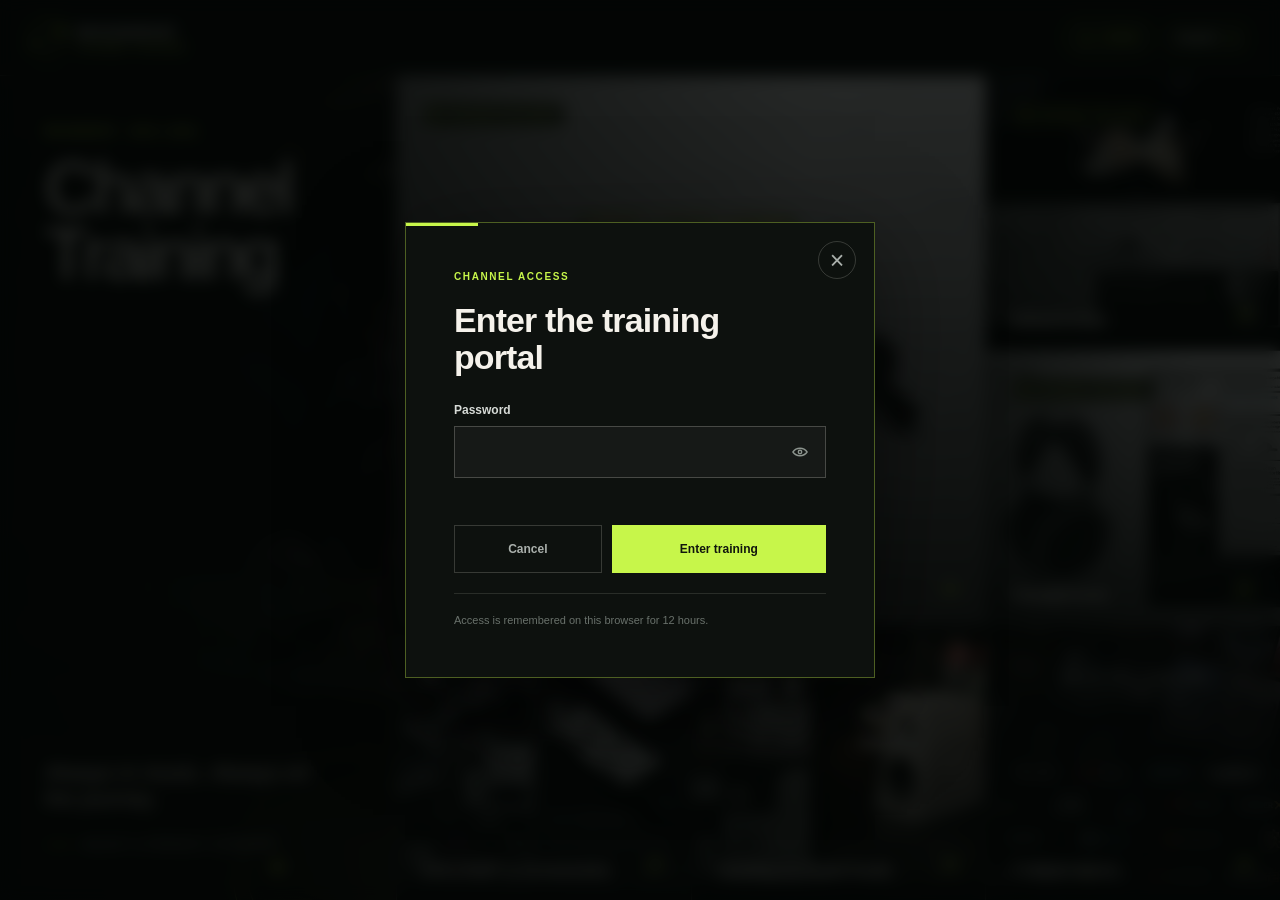
<file: products/rays/index.html>
<!doctype html>
<html lang="en">
<head>
  <meta charset="utf-8" />
  <meta name="viewport" content="width=device-width, initial-scale=1, viewport-fit=cover" />
  <script src="../../mobile-previews.js?v=1.0.1"></script>
  <script src="../../templates/product-training/mobile-training.js?v=1.0.5"></script>
  <script src="../../language-menu.js?v=20260915-language-fit"></script>
  <script>document.documentElement.classList.add('auth-protected-pending');</script>
  <link rel="stylesheet" href="../../auth.css?v=20260826a" />
  <link rel="stylesheet" href="../../language-menu.css?v=20260930-mobile-contrast" />
  <meta name="description" content="MOONDROP RAYS bilingual offline channel training" />
  <title>MOONDROP RAYS · Channel Training</title>
  <style>
    :root {
      --ink: #080b0b;
      --ink-soft: #111615;
      --fog: #eef1ed;
      --paper: #f7f8f5;
      --line: rgba(192, 214, 206, .18);
      --line-soft: rgba(192, 214, 206, .10);
      --text: #f2f5f2;
      --muted: #8c9792;
      --muted-strong: #b4bdb8;
      --lime: #c7f64a;
      --orange: #ffab2f;
      --cyan: #39d2e5;
      --violet: #ad82ff;
      --coral: #ff4f6a;
      --blue: #6c9cff;
      --accent: var(--lime);
      --ease: cubic-bezier(.2, .82, .22, 1);
      color-scheme: dark;
      font-family: "Helvetica Neue", "PingFang SC", "Microsoft YaHei", Arial, sans-serif;
    }

    * { box-sizing: border-box; }
    html, body { width: 100%; min-height: 100%; margin: 0; background: var(--ink); }
    body { color: var(--text); overflow-x: hidden; }
    body.is-locked { overflow: hidden; }
    button, a { font: inherit; }
    button { color: inherit; }
    button:focus-visible, a:focus-visible { outline: 2px solid var(--lime); outline-offset: 3px; }
    .sr-only { position: absolute; width: 1px; height: 1px; padding: 0; margin: -1px; overflow: hidden; clip: rect(0,0,0,0); white-space: nowrap; border: 0; }

    .app {
      min-height: 100vh;
      height: 100vh;
      display: grid;
      grid-template-rows: 68px minmax(0, 1fr);
      background:
        radial-gradient(circle at 52% 18%, rgba(199,246,74,.065), transparent 28%),
        linear-gradient(125deg, #070909, #0d1211 58%, #080a0a);
    }

    .topbar {
      position: relative;
      z-index: 20;
      display: flex;
      align-items: center;
      justify-content: space-between;
      gap: 20px;
      padding: 0 24px;
      border-bottom: 1px solid var(--line);
      background: rgba(8,11,11,.9);
      backdrop-filter: blur(18px);
    }
    .brand { display: flex; align-items: center; gap: 12px; min-width: 0; }
    .brand-orbit { width: 30px; height: 30px; position: relative; border: 1px solid rgba(199,246,74,.8); border-radius: 50%; box-shadow: 0 0 24px rgba(199,246,74,.13); }
    .brand-orbit::before { content: ""; position: absolute; left: -5px; right: -5px; top: 50%; height: 1px; background: var(--lime); transform: rotate(-22deg); }
    .brand-orbit::after { content: ""; position: absolute; width: 4px; height: 4px; right: 0; top: 5px; border-radius: 50%; background: var(--lime); box-shadow: 0 0 10px var(--lime); }
    .brand-kicker, .utility, .view-kicker, .eyebrow, .panel-kicker, .board-kicker { font-family: Menlo, Monaco, Consolas, monospace; text-transform: uppercase; letter-spacing: .14em; }
    .brand-kicker { color: var(--lime); font-size: 9px; font-weight: 800; line-height: 1.1; }
    .brand-name { margin-top: 3px; font-size: 14px; font-weight: 650; line-height: 1.1; letter-spacing: .03em; white-space: nowrap; }
    .top-status { display: flex; align-items: center; gap: 10px; }
    .training-home-link { width: 36px; height: 36px; display: inline-flex; align-items: center; justify-content: center; border: 1px solid var(--line); border-radius: 50%; color: #b8c1bd; text-decoration: none; transition: color .2s ease, border-color .2s ease, background .2s ease; }
    .training-home-link:hover { color: var(--lime); border-color: rgba(199,246,74,.5); background: rgba(199,246,74,.04); }
    .training-home-link svg { width: 16px; height: 16px; }
    .language-toggle { display: inline-flex; align-items: center; gap: 3px; height: 36px; min-height: 36px; padding: 3px; border: 1px solid var(--line); border-radius: 999px; background: rgba(255,255,255,.025); color: #7d8884; cursor: pointer; transition: border-color .2s ease, background .2s ease; }
    .language-toggle:hover { border-color: rgba(199,246,74,.42); background: rgba(199,246,74,.04); }
    .language-option { min-width: 35px; padding: 6px 8px 5px; border-radius: 999px; font-family: Menlo, Monaco, Consolas, monospace; font-size: 9px; font-weight: 800; line-height: 1; letter-spacing: .06em; text-align: center; }
    .language-option.active { color: #10160d; background: var(--lime); box-shadow: 0 0 14px rgba(199,246,74,.18); }
    .language-divider { color: #45504c; font-size: 8px; }

    .view { min-height: 0; overflow: hidden; }
    .hub-view[hidden], .workspace[hidden] { display: none !important; }
    .hub-view { position: relative; height: 100%; min-height: 0; overflow: hidden; isolation: isolate; background: #050807; }
    .hub-view::before { content: ""; position: absolute; inset: 0; z-index: 1; background: linear-gradient(90deg, rgba(2,5,4,.72) 0%, rgba(2,5,4,.30) 40%, rgba(2,5,4,.08) 73%, rgba(2,5,4,.24) 100%), linear-gradient(0deg, rgba(2,5,4,.48), transparent 58%); pointer-events: none; }
    .hub-view::after { content: ""; position: absolute; inset: 0; z-index: 2; opacity: .22; background-image: linear-gradient(rgba(199,246,74,.09) 1px, transparent 1px), linear-gradient(90deg, rgba(199,246,74,.09) 1px, transparent 1px); background-size: 80px 80px; pointer-events: none; }
    .hub-hero-image { position: absolute; inset: 0; z-index: 0; width: 100%; height: 100%; display: block; object-fit: cover; object-position: 50% 56%; opacity: 1; filter: none; transform: scale(1.1) translate(-4%, -4%); transform-origin: center; }
    .hub-layout { position: relative; z-index: 3; height: 100%; display: grid; grid-template-columns: minmax(0, 1fr) minmax(390px, 520px); align-items: end; gap: clamp(24px, 4vw, 64px); padding: clamp(30px, 5vw, 74px); }
    .hub-copy { align-self: end; max-width: 690px; padding-bottom: 4px; }
    .hub-kicker, .hub-menu-kicker { font-family: Menlo, Monaco, Consolas, monospace; letter-spacing: .13em; text-transform: uppercase; }
    .hub-kicker { color: var(--lime); font-size: 10px; font-weight: 750; }
    .hub-copy h1 { max-width: 660px; margin: 15px 0 13px; color: #f4f2eb; font-family: "Avenir Next Condensed", "Arial Narrow", sans-serif; font-size: clamp(58px, 7vw, 112px); font-weight: 500; letter-spacing: -.055em; line-height: .82; white-space: nowrap; }
    .hub-copy p { max-width: 520px; margin: 0; color: #c1cac6; font-size: clamp(13px, 1.2vw, 17px); line-height: 1.55; }
    .hub-menu { min-width: 0; align-self: end; padding: 19px; border: 1px solid rgba(199,246,74,.24); background: rgba(6,9,8,.82); box-shadow: 0 22px 70px rgba(0,0,0,.34); backdrop-filter: blur(18px); }
    .hub-menu-kicker { margin-bottom: 11px; color: #8d9994; font-size: 8px; }
    .hub-section-grid { display: grid; grid-template-columns: 1fr 1fr; gap: 7px; }
    .hub-section-button { --section-accent: var(--lime); min-height: 92px; position: relative; display: grid; grid-template-columns: minmax(0, 1fr); grid-template-rows: auto 1fr; gap: 6px; padding: 14px; border: 1px solid rgba(203,219,213,.16); border-radius: 0; background: rgba(255,255,255,.025); color: var(--text); text-align: left; cursor: pointer; transition: transform .28s var(--ease), border-color .25s ease, background .25s ease; }
    .hub-section-button:first-child { grid-column: 1 / -1; min-height: 116px; border-color: rgba(199,246,74,.45); background: rgba(199,246,74,.08); }
    .hub-section-button:last-child:nth-child(4) { grid-column: 1 / -1; }
    .hub-section-button:hover { transform: translateY(-3px); border-color: var(--section-accent); background: rgba(255,255,255,.05); }
    .hub-section-number { color: var(--section-accent); font: 800 8px/1 Menlo, Monaco, Consolas, monospace; letter-spacing: .12em; }
    .hub-section-arrow { position: absolute; top: 14px; right: 14px; color: var(--section-accent); font-size: 21px; font-weight: 300; line-height: 1; }
    .hub-section-copy { min-width: 0; align-self: end; }
    .hub-section-copy b { display: block; max-width: none; font-size: 17px; font-weight: 700; line-height: 1.15; hyphens: none; overflow-wrap: normal; word-break: normal; text-wrap: pretty; }
    .hub-section-copy span { display: block; max-width: none; margin-top: 5px; color: #a9b4ae; font-size: 11px; line-height: 1.35; overflow-wrap: normal; word-break: normal; text-wrap: pretty; }

    .workspace { height: 100%; min-height: 0; display: grid; grid-template-columns: minmax(236px, 272px) minmax(520px, 1fr) minmax(332px, 390px); }
    .story-rail { min-width: 0; min-height: 0; display: flex; flex-direction: column; overflow: auto; padding: 24px 18px 18px 24px; border-right: 1px solid var(--line); background: rgba(6,9,9,.52); }
    .rail-kicker { color: var(--lime); font: 700 9px/1.2 Menlo, Monaco, Consolas, monospace; letter-spacing: .14em; text-transform: uppercase; }
    .rail-title { margin: 11px 0 8px; font-family: "Avenir Next Condensed", "Arial Narrow", sans-serif; font-size: clamp(31px, 2.5vw, 44px); font-weight: 520; letter-spacing: -.035em; line-height: 1; }
    .rail-title span { white-space: nowrap; }
    .story-list { display: grid; gap: 4px; }
    .story-button { min-width: 0; position: relative; display: grid; grid-template-columns: 30px minmax(0, 1fr) 18px; align-items: center; gap: 9px; padding: 8px; border: 1px solid transparent; border-radius: 11px; background: transparent; color: var(--text); text-align: left; cursor: pointer; transition: border-color .2s ease, background .2s ease; }
    .story-button:hover { border-color: var(--line); background: rgba(255,255,255,.035); }
    .story-button.active { border-color: rgba(192,214,206,.23); background: rgba(255,255,255,.055); }
    .story-number { color: #6b7671; font: 9px/1 Menlo, Monaco, Consolas, monospace; letter-spacing: .04em; }
    .story-button.active .story-number { color: var(--accent); }
    .story-copy { min-width: 0; }
    .story-copy b { display: block; overflow: hidden; font-size: 11px; font-weight: 650; line-height: 1.25; text-overflow: ellipsis; white-space: nowrap; }
    .story-copy span { display: block; overflow: hidden; margin-top: 3px; color: #74807c; font-size: 9px; line-height: 1.2; text-overflow: ellipsis; white-space: nowrap; }
    .story-arrow { color: #59655f; font-size: 17px; text-align: right; }
    .story-button.active .story-arrow { color: var(--accent); }
    .rail-spacer { flex: 1; min-height: 18px; }
    .overview-button { width: 100%; min-height: 42px; padding: 0 12px; border: 1px solid rgba(192,214,206,.21); border-radius: 10px; background: transparent; color: #acb6b1; font-size: 10px; font-weight: 650; cursor: pointer; transition: border-color .2s ease, color .2s ease, background .2s ease; }
    .overview-button:hover { border-color: var(--lime); color: var(--lime); background: rgba(199,246,74,.035); }
    .overview-button.active { border-color: var(--lime); color: var(--lime); background: rgba(199,246,74,.055); }

    .viewer-column { min-width: 0; min-height: 0; display: grid; grid-template-rows: auto minmax(0,1fr) auto; gap: 11px; padding: 18px; background: radial-gradient(circle at 52% 18%, rgba(199,246,74,.06), transparent 30%); }
    .viewer-header { min-height: 34px; display: flex; align-items: end; justify-content: space-between; gap: 14px; min-width: 0; }
    .viewer-header h1 { margin: 0; overflow: hidden; font-size: 15px; font-weight: 650; letter-spacing: -.025em; text-overflow: ellipsis; white-space: nowrap; }
    .viewer-header p { margin: 4px 0 0; overflow: hidden; color: #84908a; font-size: 10px; text-overflow: ellipsis; white-space: nowrap; }
    .viewer-count { flex: 0 0 auto; color: var(--lime); font: 800 12px/1 Menlo, Monaco, Consolas, monospace; letter-spacing: .08em; }
    .stage-window { min-height: 0; position: relative; overflow: hidden; border: 1px solid rgba(192,214,206,.2); border-radius: 22px; background: #f1f2f0; touch-action: none; cursor: default; }
    .stage-window.is-draggable { cursor: grab; }
    .stage-window.is-dragging { cursor: grabbing; }
    .photo-rig { position: absolute; inset: 0; transform-origin: 50% 50%; will-change: transform; }
    .master-image { width: 100%; height: 100%; display: block; object-fit: contain; object-position: 50% 50%; transform: scale(1.32); transform-origin: 50% 50%; user-select: none; -webkit-user-drag: none; }
    .stage-grid { position: absolute; inset: 0; pointer-events: none; opacity: .37; background-image: linear-gradient(rgba(77,97,93,.18) 1px, transparent 1px), linear-gradient(90deg, rgba(77,97,93,.18) 1px, transparent 1px); background-size: 42px 42px; mix-blend-mode: multiply; }
    .stage-meta { display: none; position: absolute; left: 22px; top: 20px; z-index: 3; color: #4a5550; font: 800 10px/1.35 Menlo, Monaco, Consolas, monospace; letter-spacing: .12em; text-transform: uppercase; pointer-events: none; }
    .stage-meta span { display: block; margin-top: 5px; color: #85908a; font-size: 9px; font-weight: 500; letter-spacing: .07em; }
    .hotspot { --hotspot-color: var(--lime); position: absolute; left: var(--hx); top: var(--hy); z-index: 10; width: 36px; height: 36px; padding: 0; border: 0; border-radius: 50%; background: transparent; cursor: pointer; transform: translate(-50%, -50%); transition: opacity .3s ease, transform .3s var(--ease); }
    .hotspot::before { content: ""; position: absolute; inset: 10px; border: 2px solid rgba(255,255,255,.9); border-radius: 50%; background: var(--hotspot-color); box-shadow: 0 0 0 4px rgba(12,18,16,.18), 0 0 22px var(--hotspot-color); }
    .hotspot::after { content: ""; position: absolute; inset: 2px; border: 1px solid var(--hotspot-color); border-radius: 50%; animation: breathe 2s ease-out infinite; }
    .hotspot:hover { transform: translate(-50%, -50%) scale(1.18); }
    .hotspot.active { transform: translate(-50%, -50%) scale(1.25); }
    .stage-window.is-focused .hotspot:not(.active) { opacity: .68; pointer-events: auto; transform: translate(-50%, -50%) scale(.86); }
    .stage-window.is-focused .hotspot:not(.active):hover,
    .stage-window.is-focused .hotspot:not(.active):focus-visible { opacity: 1; transform: translate(-50%, -50%) scale(1.08); }
    .hotspot-label { position: absolute; left: 38px; top: 50%; width: max-content; min-width: 0; max-width: 160px; padding: 8px 12px 7px; border: 1px solid rgba(15,22,19,.24); border-radius: 7px; background: rgba(249,251,248,.96); color: #111815; font: 750 10px/1.15 Menlo, Monaco, Consolas, monospace; letter-spacing: .035em; text-align: left; text-transform: uppercase; white-space: nowrap; opacity: 0; pointer-events: none; user-select: none; transform: translateY(-50%); transition: opacity .2s ease, transform .2s ease; box-shadow: 0 9px 24px rgba(18,26,23,.16), inset 3px 0 0 var(--hotspot-color); }
    .hotspot.flip-label .hotspot-label { left: auto; right: 38px; text-align: right; box-shadow: 0 9px 24px rgba(18,26,23,.16), inset -3px 0 0 var(--hotspot-color); }
    .hotspot:hover .hotspot-label, .hotspot:focus-visible .hotspot-label, .hotspot.active .hotspot-label { opacity: 1; transform: translate(3px, -50%); }
    .hotspot.flip-label:hover .hotspot-label, .hotspot.flip-label:focus-visible .hotspot-label, .hotspot.flip-label.active .hotspot-label { transform: translate(-3px, -50%); }
    .viewer-footer { min-height: 48px; display: flex; align-items: center; justify-content: flex-start; gap: 18px; padding: 0 2px; }
    .progress { display: grid; grid-template-columns: repeat(7, minmax(8px, 16px)); justify-content: start; align-items: center; height: 26px; gap: 3px; }
    .progress span { height: 5px; display: block; border-radius: 1px; background: #303936; }
    .progress span:first-child { height: 11px; }
    .progress span.active { height: 22px; background: var(--lime); box-shadow: 0 0 10px rgba(199,246,74,.35); }

    .detail-panel { position: relative; min-width: 0; min-height: 0; overflow: hidden; border-left: 1px solid var(--line); background: #0d1211; }
    .panel-empty, .panel-content { position: absolute; inset: 0; }
    .panel-empty { display: grid; align-content: center; padding: 38px 26px; color: #69756f; transition: opacity .3s ease; }
    .panel-empty-close { position: absolute; top: 24px; right: 24px; width: 38px; height: 38px; border: 1px solid var(--line); border-radius: 50%; background: transparent; color: #aeb9b3; font-size: 22px; line-height: 1; cursor: pointer; transition: color .2s ease, border-color .2s ease; }
    .panel-empty-close:hover { color: var(--lime); border-color: rgba(199,246,74,.45); }
    .panel-empty span { color: var(--lime); font: 800 9px/1.2 Menlo, Monaco, Consolas, monospace; letter-spacing: .13em; text-transform: uppercase; }
    .panel-empty h2 { max-width: none; margin: 18px 0 13px; color: #e8edea; font-size: clamp(25px, 1.55vw, 30px); font-weight: 760; letter-spacing: -.045em; line-height: 1.05; hyphens: none; overflow-wrap: normal; word-break: normal; text-wrap: pretty; }
    .panel-empty p { max-width: none; margin: 0; color: #829089; font-size: 12px; line-height: 1.65; overflow-wrap: normal; word-break: normal; text-wrap: pretty; }
    .panel-content { height: 100%; overflow: auto; padding: 30px 28px; opacity: 0; pointer-events: none; transform: translateX(22px); transition: opacity .3s ease, transform .4s var(--ease); scrollbar-width: thin; scrollbar-color: #394640 transparent; }
    .detail-panel.open .panel-empty { opacity: 0; pointer-events: none; }
    .detail-panel.open .panel-content { opacity: 1; pointer-events: auto; transform: translateX(0); }
    .panel-head { display: flex; align-items: start; justify-content: space-between; gap: 16px; }
    .panel-kicker { color: var(--accent); font-size: 10px; font-weight: 800; }
    .panel-close, .board-close, .lightbox-close { width: 38px; height: 38px; flex: 0 0 auto; border: 1px solid var(--line); border-radius: 50%; background: transparent; color: #aeb9b3; font-size: 22px; line-height: 1; cursor: pointer; transition: color .2s ease, border-color .2s ease; }
    .panel-close:hover, .board-close:hover, .lightbox-close:hover { color: var(--lime); border-color: rgba(199,246,74,.45); }
    .panel-title { margin: 25px 0 12px; font-family: "Avenir Next Condensed", "Arial Narrow", sans-serif; font-size: clamp(29px, 2.4vw, 40px); font-weight: 520; letter-spacing: -.025em; line-height: 1.08; text-wrap: balance; }
    .panel-body { margin: 0; color: #c2cbc6; font-size: 14px; line-height: 1.65; }
    .media-card { margin: 18px 0 20px; overflow: hidden; border: 1px solid rgba(192,214,206,.24); background: #0a0f0e; }
    .media-frame { height: clamp(190px, 20vh, 240px); overflow: hidden; background: #121817; }
    .media-frame img { width: 100%; height: 100%; display: block; object-fit: cover; object-position: 50% 50%; }
    .media-frame[data-layout="poster"] { height: auto; overflow: visible; background: #eef0ed; }
    .media-frame[data-layout="poster"][data-tone="dark"] { background: #000; }
    .media-frame[data-layout="poster"] img { height: auto; object-fit: contain; object-position: 50% 0; }
    .media-caption { min-height: 0; display: flex; align-items: center; padding: 8px 10px; color: #78837f; font-size: 8px; line-height: 1.45; letter-spacing: .04em; }
    .media-controls { min-height: 40px; display: flex; align-items: center; justify-content: flex-end; gap: 8px; padding: 6px 8px; border-top: 1px solid rgba(192,214,206,.16); }
    .media-controls button { width: 28px; height: 25px; border: 1px solid rgba(192,214,206,.25); background: transparent; color: #c0c9c4; cursor: pointer; }
    .media-controls button:hover { color: var(--lime); border-color: var(--lime); }
    .media-index { min-width: 42px; color: #7f8b85; font: 8px/1 Menlo, Monaco, Consolas, monospace; text-align: center; }
    .subfeature-list { display: grid; gap: 7px; margin: 20px 0 22px; }
    .subfeature { padding: 10px 11px; border-left: 2px solid var(--accent); background: rgba(255,255,255,.035); }
    .subfeature b { display: block; color: #dde4e0; font-size: 11px; font-weight: 650; }
    .subfeature p { margin: 4px 0 0; color: #8e9993; font-size: 11px; line-height: 1.45; }
    .panel-section { margin-top: 0; padding: 15px 0; border-top: 1px solid var(--line); }
    .panel-section h3 { margin: 0 0 7px; color: var(--accent); font: 800 10px/1.2 Menlo, Monaco, Consolas, monospace; letter-spacing: .08em; text-transform: uppercase; }
    .panel-section p { margin: 0; color: #aeb8b3; font-size: 12px; line-height: 1.58; }
    .say-line { color: #f0f3ef !important; font-size: 16px !important; font-weight: 700; line-height: 1.5 !important; }
    .spec-line { color: #e7ece9 !important; font-size: 15px !important; font-weight: 750; line-height: 1.55 !important; }

    .board { position: fixed; inset: 68px 0 0; z-index: 12; overflow: auto; background: #0d1211; opacity: 0; pointer-events: none; transform: translateY(12px); transition: opacity .3s ease, transform .35s var(--ease); }
    .board.open { opacity: 1; pointer-events: auto; transform: translateY(0); }
    .board-header { min-height: 78px; position: sticky; top: 0; z-index: 2; display: flex; align-items: center; justify-content: space-between; gap: 20px; padding: 14px clamp(24px, 3vw, 46px); border-bottom: 1px solid var(--line); background: rgba(13,18,17,.92); backdrop-filter: blur(16px); }
    .board-kicker { color: var(--accent); font-size: 10px; font-weight: 800; }
    .board-kicker:empty { display: none; }
    .board-title { max-width: 820px; margin: 3px 0 0; font-family: "Avenir Next Condensed", "Arial Narrow", sans-serif; font-size: 30px; font-weight: 540; letter-spacing: -.025em; line-height: 1.08; text-wrap: balance; }
    .board-content { max-width: 1440px; margin: 0 auto; padding: clamp(22px, 3vw, 46px); }
    .positioning-intro { display: grid; grid-template-columns: minmax(0, 1.05fr) minmax(280px, .95fr); gap: clamp(26px, 5vw, 80px); align-items: center; }
    .board-copy h3 { margin: 0; font-size: clamp(32px, 5vw, 68px); font-weight: 350; letter-spacing: -.075em; line-height: .94; }
    .board-copy > p { max-width: 58ch; margin: 22px 0 0; color: #aeb8b2; font-size: 15px; line-height: 1.7; }
    .positioning-intro .board-copy > p:first-child { margin-top: 0; }
    .board-image { min-height: 280px; aspect-ratio: 4 / 3; overflow: hidden; border: 1px solid rgba(192,214,206,.24); background: #111; }
    .board-image img { width: 100%; height: 100%; display: block; object-fit: cover; object-position: 50% 50%; }
    .position-question { margin-top: 27px !important; padding: 16px 18px; border-left: 3px solid var(--orange); background: rgba(255,171,47,.06); color: #e7ece7 !important; font-weight: 700; }
    .comparison-grid { display: grid; grid-template-columns: repeat(4, minmax(0,1fr)); gap: 10px; margin-top: 48px; }
    .comparison-card { min-height: 188px; padding: 20px; border: 1px solid rgba(192,214,206,.18); background: rgba(255,255,255,.025); }
    .comparison-card h4 { margin: 24px 0 12px; font-size: 18px; letter-spacing: -.035em; }
    .comparison-card p { margin: 0; color: #89948e; font-size: 12px; line-height: 1.55; }
    .support-layout { display: grid; grid-template-columns: 1fr; gap: 12px; align-items: stretch; }
    .support-block { border: 1px solid var(--line); background: #111615; }
    .support-block--package { display: grid; grid-template-columns: minmax(0, 1.05fr) minmax(340px, .95fr); }
    .support-visual { width: 100%; height: 100%; min-height: 390px; display: block; object-fit: cover; object-position: center; background: #eef0ed; }
    .support-copy { padding: 22px; }
    .support-block--package .support-copy { align-self: center; padding: clamp(28px, 3.2vw, 46px); }
    .support-copy--warranty { display: grid; grid-template-columns: minmax(0, 1.05fr) minmax(340px, .95fr); gap: 0; padding: 0; }
    .support-warranty-summary { padding: clamp(28px, 3.2vw, 46px); }
    .support-warranty-summary, .support-exclusions { min-width: 0; }
    .support-exclusions { padding: clamp(28px, 3.2vw, 46px); border-left: 1px solid var(--line); }
    .support-label { color: var(--cyan); font: 800 10px/1.2 Menlo, Monaco, Consolas, monospace; letter-spacing: .13em; text-transform: uppercase; }
    .support-copy h3 { margin: 9px 0 16px; font-size: 24px; line-height: 1.15; text-wrap: balance; }
    .package-list { display: grid; grid-template-columns: 1fr 1fr; gap: 8px 18px; margin: 0; padding: 0; list-style: none; color: #a7b1ad; font-size: 11px; }
    .package-list li { padding: 9px 0; border-bottom: 1px solid var(--line); }
    .warranty-periods { display: grid; grid-template-columns: 1fr 1fr; gap: 1px; margin: 16px 0; background: var(--line); }
    .warranty-period { display: flex; justify-content: space-between; gap: 14px; padding: 12px; background: #151b19; color: #a7b1ad; font-size: 10px; }
    .warranty-period b { color: var(--lime); white-space: nowrap; }
    .support-policy { margin: 0; color: #a4afaa; font-size: 11px; line-height: 1.65; }
    .support-exclusions .support-policy { margin-top: 13px; }
    .exclusion-list { margin: 13px 0 0; padding-left: 18px; color: #7f8a85; font-size: 10px; line-height: 1.65; }
    .gallery-heading { display: flex; align-items: end; justify-content: space-between; gap: 20px; padding-bottom: 18px; border-bottom: 1px solid var(--line); }
    .gallery-heading h3 { margin: 0; font-family: "Avenir Next Condensed", "Arial Narrow", sans-serif; font-size: 30px; font-weight: 540; letter-spacing: -.025em; line-height: 1.08; }
    .gallery-heading p { max-width: none; margin: 0; color: #9aa59f; font-size: 11px; line-height: 1.6; text-align: right; overflow-wrap: normal; word-break: normal; text-wrap: pretty; }
    .gallery-grid { display: grid; grid-template-columns: repeat(4, minmax(0,1fr)); gap: 10px; margin-top: 16px; }
    .gallery-card { min-width: 0; padding: 0; border: 1px solid rgba(192,214,206,.18); background: #111816; color: var(--text); text-align: left; cursor: pointer; }
    .gallery-card:hover { border-color: var(--lime); }
    .gallery-card img { width: 100%; height: 210px; display: block; object-fit: cover; }
    .gallery-card span { display: block; padding: 10px 12px 12px; color: #aeb9b2; font-size: 11px; line-height: 1.35; }
    .lightbox { position: fixed; inset: 0; z-index: 30; display: grid; place-items: center; padding: 30px; background: rgba(2,4,3,.9); opacity: 0; pointer-events: none; transition: opacity .25s ease; }
    .lightbox.open { opacity: 1; pointer-events: auto; }
    .lightbox-close { position: absolute; right: 24px; top: 24px; }
    .lightbox-figure { max-width: min(1100px, 94vw); max-height: 88vh; margin: 0; }
    .lightbox-figure img { max-width: 100%; max-height: 78vh; display: block; object-fit: contain; border: 1px solid rgba(192,214,206,.25); }
    .lightbox-figure figcaption { margin-top: 12px; color: #aeb9b2; font-size: 13px; text-align: center; }

    @keyframes breathe { 0% { opacity: .82; transform: scale(.6); } 70%, 100% { opacity: 0; transform: scale(1.42); } }
    @media (prefers-reduced-motion: reduce) { *, *::before, *::after { animation-duration: .01ms !important; animation-iteration-count: 1 !important; scroll-behavior: auto !important; transition-duration: .01ms !important; } }
    @media (max-width: 1180px) {
      .hub-layout { grid-template-columns: minmax(0, 1fr) minmax(360px, 450px); gap: 30px; padding-left: 34px; padding-right: 34px; }
      .workspace { grid-template-columns: 210px minmax(390px,1fr) 330px; }
      .story-rail { padding-left: 14px; padding-right: 14px; }
      .viewer-column { padding: 0 16px; }
      .panel-scroll { padding-left: 20px; padding-right: 20px; }
      .comparison-grid, .gallery-grid { grid-template-columns: repeat(2, minmax(0,1fr)); }
    }
    @media (max-width: 840px) {
      .app { height: auto; min-height: 100vh; grid-template-rows: 64px auto; }
      .topbar { padding: 0 15px; }
      .brand-orbit { width: 28px; height: 28px; }
      .brand-kicker { font-size: 8px; }
      .brand-name { font-size: 13px; }
      .hub-view { height: auto; min-height: calc(100vh - 64px); }
      .hub-hero-image { object-position: 48% 50%; transform: scale(1.07) translate(-2.5%, -2.5%); }
      .hub-layout { min-height: calc(100vh - 64px); display: flex; flex-direction: column; justify-content: flex-end; gap: 24px; padding: 32px 18px 36px; }
      .hub-copy { width: 100%; padding-bottom: 0; }
      .hub-copy h1 { margin: 12px 0 13px; font-size: 58px; }
      .hub-copy p { max-width: 90%; font-size: 12px; }
      .hub-menu { width: 100%; padding: 10px; }
      .hub-section-button, .hub-section-button:first-child { min-height: 82px; padding: 11px; }
      .hub-section-copy b { font-size: 12px; }
      .hub-section-copy span { font-size: 10px; }
      .workspace, .workspace.panel-open { height: auto; min-height: calc(100vh - 64px); grid-template-columns: 1fr; display: flex; flex-direction: column; }
      .story-rail { order: 2; min-height: auto; padding: 15px 14px 22px; border-right: 0; border-top: 1px solid var(--line); }
      .rail-title { margin: 12px 0 16px; font-size: 35px; }
      .story-list { grid-template-columns: 1fr 1fr; gap: 4px; }
      .story-button { padding: 10px 7px; grid-template-columns: 26px minmax(0,1fr) 11px; }
      .story-copy b { font-size: 11px; }
      .story-copy span { font-size: 9px; }
      .rail-spacer { min-height: 12px; }
      .viewer-column { order: 1; min-height: 620px; padding: 0 13px; grid-template-rows: 67px minmax(420px, 58vh) 54px; }
      .stage-window { border-radius: 20px; }
      .detail-panel { order: 3; min-height: 0; max-height: none; border-left: 0; border-top: 1px solid var(--line); display: none; }
      .workspace.panel-open .detail-panel { display: block; }
      .panel-empty { display: none; }
      .panel-content { position: relative; max-height: none; padding: 26px 16px 36px; opacity: 1; pointer-events: auto; transform: none; }
      .panel-title { margin-top: 24px; }
      .board { inset: 64px 0 0; }
      .board-header { min-height: 68px; padding: 12px 14px; }
      .board-title { font-size: 28px; }
      .board-content { padding: 14px 16px 36px; }
      .positioning-intro { grid-template-columns: 1fr; gap: 24px; }
      .comparison-grid { margin-top: 28px; }
      .support-block--package, .support-copy--warranty { grid-template-columns: 1fr; }
      .support-visual { min-height: 300px; }
      .support-exclusions { padding-top: 24px; border-top: 1px solid var(--line); border-left: 0; }
      .gallery-heading { display: block; }
      .gallery-heading p { margin-top: 14px; text-align: left; }
      .gallery-card img { height: 170px; }
    }
    @media (max-width: 480px) {
      .top-status { gap: 6px; }
      .training-home-link { width: 34px; height: 34px; }
      .language-toggle { height: 34px; min-height: 34px; }
      .language-option { min-width: 30px; padding-left: 6px; padding-right: 6px; }
      .hub-section-button, .hub-section-button:first-child { min-height: 82px; padding: 11px; }
      .hub-section-copy b { font-size: 12px; }
      .hotspot { width: 29px; height: 29px; }
      .hotspot-label { font-size: 10px; padding: 8px 10px; }
      .viewer-column { min-height: 520px; grid-template-rows: 60px minmax(340px, 55vh) 48px; }
      .viewer-header h1 { font-size: 15px; }
      .viewer-header p { font-size: 10px; }
      .viewer-count { font-size: 12px; }
      .stage-meta { left: 14px; top: 14px; font-size: 8px; }
      .progress span { width: 17px; height: 5px; }
      .progress span.active { width: 17px; height: 24px; }
      .comparison-grid, .gallery-grid { grid-template-columns: 1fr; }
      .package-list, .warranty-periods { grid-template-columns: 1fr; }
      .support-visual { min-height: 220px; }
    }
    html[lang^="zh"] .hub-hero-title { font-family: "Helvetica Neue", "PingFang SC", "Microsoft YaHei", Arial, sans-serif; letter-spacing: -.08em; }
    html[lang^="zh"] .rail-title { font-family: "PingFang SC", "Microsoft YaHei", "Helvetica Neue", Arial, sans-serif; line-height: 1.08; letter-spacing: -.02em; }
    html[lang^="zh"] .panel-title { font-family: "PingFang SC", "Microsoft YaHei", "Helvetica Neue", Arial, sans-serif; line-height: 1.18; letter-spacing: -.02em; }
    html[lang^="zh"] .board-title, html[lang^="zh"] .gallery-heading h3 { font-family: "PingFang SC", "Microsoft YaHei", "Helvetica Neue", Arial, sans-serif; letter-spacing: -.025em; }
    html[lang^="zh"] .board-copy h3 { letter-spacing: -.018em; }
  </style>
  <link rel="stylesheet" href="../../templates/product-training/media-reviews.css?v=1.0.0" />
  <link rel="stylesheet" href="../../templates/product-training/feature-media.css?v=1.0.0" />
  <link rel="stylesheet" href="../../templates/product-training/positioning.css?v=1.0.0" />
  <link rel="stylesheet" href="../../templates/product-training/mobile-training.css?v=1.0.8" />
  <link rel="stylesheet" href="../../templates/product-training/icons.css?v=1.0.0" />
</head>
<body data-auth-protected="true" data-auth-home="../../index.html" data-auth-path="products/rays/index.html">
  <div class="app">
    <header class="topbar">
      <div class="brand" aria-label="MOONDROP RAYS">
        <span class="brand-orbit" aria-hidden="true"></span>
        <div>
          <div class="brand-kicker" id="brandKicker">MOONDROP · CHANNEL TRAINING</div>
          <div class="brand-name">RAYS</div>
        </div>
      </div>
      <div class="top-status">
        <a class="training-home-link" id="homeLink" href="../../index.html?lang=en" aria-label="Training home">
          <svg viewBox="0 0 24 24" fill="none" stroke="currentColor" stroke-width="1.8" stroke-linecap="round" stroke-linejoin="round" aria-hidden="true"><path d="M3.5 10.5 12 3.8l8.5 6.7"/><path d="M5.8 9.2v10.4h12.4V9.2"/><path d="M9.4 19.6v-6.2h5.2v6.2"/></svg>
        </a>
        <select class="language-toggle" id="languageToggle" aria-label="Choose language">
          <option value="zh">中文</option><option value="en">English</option><option value="de">Deutsch</option>
          <option value="es">Español</option><option value="pt">Português</option><option value="fr">Français</option>
          <option value="it">Italiano</option><option value="ru">Русский</option>
        </select>
      </div>
    </header>

    <main class="view">
      <section class="hub-view" id="hubView" aria-label="RAYS product training overview">
        <img class="hub-hero-image" id="hubHeroImage" src="assets/official/hires/rays-hero-5271.jpg" alt="RAYS earphones illuminated against a deep blue background" />
        <div class="hub-layout">
          <div class="hub-copy">
            <div class="hub-kicker" id="hubKicker">MOONDROP · RAYS</div>
            <h1 id="hubTitle">RAYS</h1>
            <p id="hubIntro">A wired gaming IEM built around low-latency sound, game-specific tuning, clear communication, and stable long-session wear.</p>
          </div>
          <nav class="hub-menu" id="hubMenu" aria-label="RAYS training sections">
            <div class="hub-menu-kicker" id="hubMenuKicker">CHOOSE A TOPIC</div>
            <div class="hub-section-grid" id="hubSectionGrid"></div>
          </nav>
        </div>
      </section>

      <section class="workspace" id="workspace" aria-label="Interactive RAYS product view" data-core-template-version="1.2.0" data-core-initial-state="overview" data-core-layout="three-column" hidden>
        <aside class="story-rail">
          <div class="rail-kicker" id="railKicker">SIX CORE SALES STORIES</div>
          <h1 class="rail-title" id="railTitle">Learn it by<br />touching it.</h1>
          <div class="story-list" id="storyList"></div>
          <div class="rail-spacer"></div>
          <button class="overview-button active" id="productOverviewButton" data-role="product-overview" type="button">Overview</button>
        </aside>

        <section class="viewer-column">
          <header class="viewer-header">
            <div><h1 id="viewerTitle">Product overview</h1><p id="viewerSubtitle">Main view · RAYS IEMs and USB-C DSP cable</p></div>
            <div class="viewer-count" id="viewerCount">00 / 06</div>
          </header>
          <div class="stage-window" id="stageWindow" data-role="product-stage">
            <div class="photo-rig" id="angleTrack">
              <img class="master-image" id="masterImage" src="assets/official/hires/rays-master-2933-enhanced.jpg" alt="" draggable="false" />
              <div class="stage-grid" aria-hidden="true"></div>
              <div class="stage-meta" id="stageMeta">MASTER / HD<span>FRONT · PRODUCT &amp; EARBUDS</span></div>
              <div id="hotspotLayer"></div>
            </div>
          </div>
          <footer class="viewer-footer"><div class="progress" id="progress" data-role="product-progress" aria-label="Training progress"></div></footer>
        </section>

        <aside class="detail-panel" id="detailPanel" data-role="feature-detail" aria-label="Feature details" aria-hidden="false">
          <div class="panel-empty">
            <button class="panel-empty-close" id="overviewClose" type="button" aria-label="Back to RAYS training menu">×</button>
            <span id="emptyKicker">READY FOR INPUT</span>
            <h2 id="emptyTitle">Choose a selling point.</h2>
            <p id="emptyBody">Each selling point includes the customer benefit, key specification, demonstration, and recommended sales line.</p>
          </div>
          <div class="panel-content">
            <div class="panel-head"><div class="panel-kicker" id="panelKicker"></div><button class="panel-close" id="panelClose" type="button" aria-label="Close feature details">×</button></div>
            <h2 class="panel-title" id="panelTitle"></h2>
            <p class="panel-body" id="panelBody"></p>
            <figure class="media-card"><div class="media-frame" id="mediaFrame"><img id="mediaImage" src="" alt="" /></div><div class="media-controls"><button id="mediaPrevious" type="button" aria-label="Previous image">←</button><span class="media-index" id="mediaIndex">01 / 02</span><button id="mediaNext" type="button" aria-label="Next image">→</button></div><figcaption class="media-caption" id="mediaCaption"></figcaption></figure>
            <div class="subfeature-list" id="subfeatureList"></div>
            <section class="panel-section"><h3 id="showKicker">SHOW IT</h3><p id="showText"></p></section>
            <section class="panel-section"><h3 id="sayKicker">SAY THIS</h3><p class="say-line" id="sayText"></p></section>
            <section class="panel-section"><h3 id="specKicker">KEY SPEC</h3><p class="spec-line" id="specText"></p></section>
          </div>
        </aside>
      </section>
    </main>
  </div>

  <section class="board" id="board" aria-hidden="true">
    <header class="board-header"><div><div class="board-kicker" id="boardKicker"></div><h2 class="board-title" id="boardTitle"></h2></div><button class="board-close" id="boardClose" type="button" aria-label="Close training section">×</button></header>
    <div class="board-content" id="boardContent"></div>
  </section>

  <div class="lightbox" id="lightbox" aria-hidden="true"><button class="lightbox-close" id="lightboxClose" type="button" aria-label="Close image">×</button><figure class="lightbox-figure"><img id="lightboxImage" src="" alt="" /><figcaption id="lightboxCaption"></figcaption></figure></div>

  <script src="../../auth.js?v=20260914-auth-languages"></script>
  <script src="content.js?v=20260906-fit"></script>
  <script src="../../templates/product-training/positioning.js?v=1.0.0"></script>
  <script>
    (() => {
      const data = window.MOONDROP_RAYS_DATA;
      const featureById = Object.fromEntries(data.features.map((feature) => [feature.id, feature]));
      const accentMap = { game: '#ffab2f', tuning: '#c7f64a', hybrid: '#ad82ff', mic: '#ff4f6a', fit: '#39d2e5', cable: '#6c9cff' };
      const copy = {
        en: {
          home: 'Training home', language: 'Switch to Chinese', hubKicker: 'MOONDROP · RAYS', hubTitle: 'RAYS', hubIntro: 'A wired gaming IEM built around low-latency sound, game-specific tuning, clear communication, and stable long-session wear.', hubMenuKicker: 'CHOOSE A TOPIC', core: 'Core Selling Points', coreSub: 'Customer benefits, demonstrations, and key proof', positioning: 'Product Positioning', positioningSub: 'Who it fits and how it compares', support: 'Package & After-sales', supportSub: 'Package contents and warranty periods', reviews: 'Media Reviews', reviewsSub: 'Gaming, tuning, fit, and sound', gallery: 'HD Image Library', gallerySub: 'Design, wear, and product details', railKicker: 'SIX CORE SALES STORIES', railTitle: '<span>Learn it by</span><br><span>using it.</span>', overview: 'Overview', back: 'Back to RAYS training', viewerOverview: 'Product overview', viewerSubtitle: 'Main view · RAYS IEMs and USB-C DSP cable', mainView: 'MAIN VIEW', stageOverview: 'MAIN VIEW / HD', stageSub: 'ANGLED · IEMS & CABLE', emptyKicker: 'START HERE', emptyTitle: 'Choose a selling point.', emptyBody: 'Learn the customer benefit, demonstration, recommended line, and key proof.', closeFeature: 'Close feature details', show: 'SHOW IT', say: 'SAY THIS', spec: 'KEY SPEC', previous: 'Previous image', next: 'Next image', closeSection: 'Back to RAYS training', reviewIntroTitle: 'Real reviews, one click away', openReview: 'Watch the full review <span class="icon-arrow" aria-hidden="true"></span>', galleryNote: 'Select an image to inspect the original in high resolution.'
        },
        zh: {
          home: '返回培训首页', language: 'Switch to English', hubKicker: 'MOONDROP · RAYS', hubTitle: 'RAYS', hubIntro: '面向游戏与日常聆听的 USB-C 有线入耳式耳机，把低延迟、可调音、清晰通话和稳定佩戴放在一起。', hubMenuKicker: '选择培训内容', core: '核心卖点', coreSub: '顾客利益、现场演示与关键证明', positioning: '产品定位', positioningSub: '适合谁，以及应该跟谁比较', support: '包装与售后', supportSub: '包装清单与保修期限', reviews: '媒体评测', reviewsSub: '游戏、调音、佩戴与声音', gallery: '高清图库', gallerySub: '外观、佩戴与产品细节', railKicker: '六个核心销售卖点', railTitle: '<span>边用产品，</span><br><span>掌握卖点。</span>', overview: '产品总览', back: '返回 RAYS 培训', viewerOverview: '产品总览', viewerSubtitle: '主图 · RAYS 耳机与 USB-C DSP 线', mainView: '主图', stageOverview: '主图 / 高清', stageSub: '斜侧 · 耳机与线材', emptyKicker: '从这里开始', emptyTitle: '选择一个核心卖点。', emptyBody: '掌握顾客利益、现场演示、推荐话术和关键证明。', closeFeature: '关闭卖点详情', show: '现场展示', say: '推荐话术', spec: '关键参数', previous: '上一张图片', next: '下一张图片', closeSection: '返回 RAYS 培训', reviewIntroTitle: '真实评测，一键直达', openReview: '观看完整评测 <span class="icon-arrow" aria-hidden="true"></span>', galleryNote: '点击图片，查看高清原图。'
        }
      };
      const normalizeLanguage = (value) => window.MoondropLanguage?.normalize(value) || (value === 'zh' ? 'zh' : 'en');
      let language = normalizeLanguage(new URLSearchParams(location.search).get('lang'));
      const contentLanguage = () => language === 'zh' ? 'zh' : 'en';
      let currentFeatureId = null;
      let mediaIndex = 0;
      let drag = { active: false, pointerId: null, startX: 0, startY: 0, originX: 0, originY: 0, x: 0, y: 0 };

      const $ = (id) => document.getElementById(id);
      const els = {
        hub: $('hubView'), hubHeroImage: $('hubHeroImage'), hubMenu: $('hubMenu'), workspace: $('workspace'), hubSectionGrid: $('hubSectionGrid'), hubKicker: $('hubKicker'), hubTitle: $('hubTitle'), hubIntro: $('hubIntro'), hubMenuKicker: $('hubMenuKicker'),
        storyList: $('storyList'), overviewButton: $('productOverviewButton'), viewerTitle: $('viewerTitle'), viewerSubtitle: $('viewerSubtitle'), viewerCount: $('viewerCount'), stageWindow: $('stageWindow'), photoRig: $('angleTrack'), masterImage: $('masterImage'), stageMeta: $('stageMeta'), hotspotLayer: $('hotspotLayer'), progress: $('progress'), detailPanel: $('detailPanel'), panelKicker: $('panelKicker'), panelTitle: $('panelTitle'), panelBody: $('panelBody'), subfeatureList: $('subfeatureList'), mediaFrame: $('mediaFrame'), mediaImage: $('mediaImage'), mediaCaption: $('mediaCaption'), mediaIndex: $('mediaIndex'), mediaPrevious: $('mediaPrevious'), mediaNext: $('mediaNext'), showKicker: $('showKicker'), showText: $('showText'), sayKicker: $('sayKicker'), sayText: $('sayText'), specKicker: $('specKicker'), specText: $('specText'), panelClose: $('panelClose'), overviewClose: $('overviewClose'), board: $('board'), boardKicker: $('boardKicker'), boardTitle: $('boardTitle'), boardClose: $('boardClose'), boardContent: $('boardContent'), lightbox: $('lightbox'), lightboxImage: $('lightboxImage'), lightboxCaption: $('lightboxCaption'), lightboxClose: $('lightboxClose'), homeLink: $('homeLink'), languageToggle: $('languageToggle')
      };

      function t(value) { return typeof value === 'string' ? value : (value[language] || value[contentLanguage()] || value.en || value.zh); }
      function ui(key) { const pack = copy[language] || copy[contentLanguage()] || copy.en; const system = language === 'zh' ? {} : (window.MoondropLanguage?.ui(language).compact || {}); return system[key] || pack[key]; }
      function setQuery(values, replace = false) {
        const url = new URL(location.href);
        Object.entries(values).forEach(([key, value]) => value == null ? url.searchParams.delete(key) : url.searchParams.set(key, value));
        (replace ? history.replaceState : history.pushState).call(history, {}, '', url);
      }
      function currentSection() { return new URLSearchParams(location.search).get('section') || 'hub'; }
      function applyLanguage() {
        window.MoondropMobile?.notify();
        document.documentElement.lang = language === 'zh' ? 'zh-CN' : language;
        els.languageToggle.value = language;
        els.languageToggle.setAttribute('aria-label', window.MoondropLanguage?.ui(language).compact.language || (language === 'zh' ? '选择语言' : 'Choose language'));
        $('brandKicker').textContent = language === 'zh' ? 'MOONDROP · 渠道培训' : (window.MoondropLanguage?.ui(language).product.brandKicker || 'MOONDROP · CHANNEL TRAINING');
        document.title = 'MOONDROP RAYS · ' + (language === 'zh' ? '渠道培训' : (window.MoondropLanguage?.ui(language).product.documentTitle || 'Channel Training'));
        els.homeLink.href = '../../index.html?lang=' + language;
        els.homeLink.setAttribute('aria-label', ui('home'));
        els.hub.setAttribute('aria-label', ui('trainingHubAria') || (language === 'zh' ? 'RAYS 培训菜单' : 'RAYS product training overview'));
        els.hubMenu.setAttribute('aria-label', ui('hubMenuAria') || (language === 'zh' ? 'RAYS 培训模块' : 'RAYS training sections'));
        els.workspace.setAttribute('aria-label', ui('interactiveViewAria') || (language === 'zh' ? '互动 RAYS 产品视图' : 'Interactive RAYS product view'));
        els.stageWindow.setAttribute('aria-label', ui('stageAria') || (language === 'zh' ? '点击产品热点或选择卖点' : 'Select a product detail or sales point'));
        els.detailPanel.setAttribute('aria-label', ui('featureDetailAria') || (language === 'zh' ? '卖点培训详情' : 'Feature training detail'));
        els.progress.setAttribute('aria-label', ui('focusProgressAria') || (language === 'zh' ? '卖点聚焦进度' : 'Training progress'));
        els.board.setAttribute('aria-label', ui('galleryBoardAria') || (language === 'zh' ? '培训模块' : 'Training section'));
        els.hubHeroImage.src = data.campaign.image;
        els.hubHeroImage.alt = t(data.campaign.alt);
        els.hubHeroImage.style.objectPosition = data.campaign.position || '50% 50%';
        els.masterImage.src = data.master.image;
        els.masterImage.alt = t(data.master.alt);
        els.hubKicker.textContent = ui('hubKicker');
        els.hubTitle.textContent = ui('hubTitle');
        els.hubIntro.textContent = ui('hubIntro');
        els.hubMenuKicker.textContent = ui('hubMenuKicker');
        $('railKicker').textContent = ui('railKicker');
        $('railTitle').innerHTML = ui('railTitle');
        els.overviewButton.textContent = ui('overview');
        els.viewerTitle.textContent = ui('viewerOverview');
        els.viewerSubtitle.textContent = ui('viewerSubtitle');
        els.viewerCount.textContent = ui('mainView');
        els.stageMeta.innerHTML = ui('stageOverview') + '<span>' + ui('stageSub') + '</span>';
        $('emptyKicker').textContent = ui('emptyKicker');
        $('emptyTitle').innerHTML = ui('emptyTitle');
        $('emptyBody').textContent = ui('emptyBody');
        els.showKicker.textContent = ui('show');
        els.sayKicker.textContent = ui('say');
        els.specKicker.textContent = ui('spec');
        els.overviewClose.setAttribute('aria-label', language === 'zh' ? '返回 RAYS 培训菜单' : (ui('closeFeature') || 'Back to RAYS training menu'));
        els.panelClose.setAttribute('aria-label', language === 'zh' ? '返回 RAYS 培训菜单' : (ui('closeFeature') || 'Back to RAYS training menu'));
        els.boardClose.setAttribute('aria-label', ui('closeSection'));
        els.mediaPrevious.setAttribute('aria-label', ui('previous'));
        els.mediaNext.setAttribute('aria-label', ui('next'));
        els.lightboxClose.setAttribute('aria-label', ui('closeSection'));
        renderHubButtons();
        renderHotspots();
        renderStoryList();
        if (currentFeatureId) renderFeature(currentFeatureId, false);
        if (currentSection() !== 'hub' && currentSection() !== 'core') renderBoard(currentSection());
      }
      function renderHubButtons() {
        const sections = [
          { id: 'core', accent: '#c7f64a', tag: language === 'zh' ? '卖点' : (ui('coreTag') || 'SELL'), title: ui('core'), subtitle: ui('coreSub') },
          { id: 'positioning', accent: '#ffab2f', tag: language === 'zh' ? '定位' : (ui('positioningTag') || 'POSITION'), title: ui('positioning'), subtitle: ui('positioningSub') },
          { id: 'support', accent: '#39d2e5', tag: language === 'zh' ? '售后' : (ui('supportTag') || 'OWNERSHIP'), title: ui('support'), subtitle: ui('supportSub') },
          { id: 'reviews', accent: '#ad82ff', tag: language === 'zh' ? '评测' : (ui('reviewsTag') || 'REVIEWS'), title: ui('reviews'), subtitle: ui('reviewsSub') },
          { id: 'gallery', accent: '#6c9cff', tag: language === 'zh' ? '素材' : (ui('galleryTag') || 'ASSETS'), title: ui('gallery'), subtitle: ui('gallerySub') }
        ];
        els.hubSectionGrid.innerHTML = sections.map((section) => '<button class="hub-section-button" type="button" data-section="' + section.id + '" style="--section-accent:' + section.accent + '"><span class="hub-section-number">' + section.tag + '</span><span class="hub-section-arrow icon-arrow" aria-hidden="true"></span><span class="hub-section-copy"><b>' + section.title + '</b><span>' + section.subtitle + '</span></span></button>').join('');
        els.hubSectionGrid.querySelectorAll('[data-section]').forEach((button) => button.addEventListener('click', () => navigateSection(button.dataset.section)));
      }
      function renderStoryList() {
        els.storyList.innerHTML = data.features.map((feature, index) => '<button class="story-button" type="button" data-feature="' + feature.id + '"><span class="story-number">0' + (index + 1) + '</span><span class="story-copy"><b>' + t(feature.chapter) + '</b><span>' + t(feature.label) + '</span></span><span class="story-arrow" aria-hidden="true">›</span></button>').join('');
        els.storyList.querySelectorAll('[data-feature]').forEach((button) => button.addEventListener('click', () => focusFeature(button.dataset.feature)));
        updateStoryState();
      }
      function renderHotspots() {
        els.hotspotLayer.innerHTML = data.features.map((feature) => '<button class="hotspot ' + (feature.id === 'mic' || feature.id === 'fit' || feature.id === 'cable' ? 'flip-label' : '') + '" type="button" data-feature="' + feature.id + '" style="--hx:' + feature.position.x + '%;--hy:' + feature.position.y + '%;--hotspot-color:' + accentMap[feature.id] + '" aria-label="' + t(feature.chapter) + '"><span class="hotspot-label">' + t(feature.chapter) + '</span></button>').join('');
        els.hotspotLayer.querySelectorAll('[data-feature]').forEach((button) => button.addEventListener('click', (event) => { event.stopPropagation(); focusFeature(button.dataset.feature); }));
      }
      function renderProgress() {
        els.progress.innerHTML = ['overview'].concat(data.features.map((feature) => feature.id)).map((id, index) => '<span class="' + ((!currentFeatureId && index === 0) || currentFeatureId === id ? 'active' : '') + '" aria-hidden="true"></span>').join('');
      }
      function updateStoryState() {
        els.storyList.querySelectorAll('[data-feature]').forEach((button) => { const isActive = button.dataset.feature === currentFeatureId; button.classList.toggle('active', isActive); button.style.setProperty('--accent', accentMap[button.dataset.feature]); });
        els.hotspotLayer.querySelectorAll('[data-feature]').forEach((button) => button.classList.toggle('active', button.dataset.feature === currentFeatureId));
        els.overviewButton.classList.toggle('active', !currentFeatureId);
      }
      function dragBounds() {
        const zoom = Number(els.photoRig.dataset.zoom || 1);
        const maxX = Math.max(0, (zoom - 1) * els.stageWindow.clientWidth / 2);
        const maxY = Math.max(0, (zoom - 1) * els.stageWindow.clientHeight / 2);
        drag.x = Math.max(-maxX, Math.min(maxX, drag.x));
        drag.y = Math.max(-maxY, Math.min(maxY, drag.y));
        els.photoRig.style.transform = 'translate3d(' + drag.x + 'px,' + drag.y + 'px,0) scale(' + zoom + ')';
      }
      function setFocusedView(feature, animate = true) {
        const zoom = feature.focus.zoom;
        els.photoRig.style.transition = animate ? 'transform .72s var(--ease)' : 'none';
        void els.photoRig.offsetWidth;
        els.photoRig.dataset.zoom = zoom;
        const width = els.stageWindow.clientWidth;
        const height = els.stageWindow.clientHeight;
        drag.x = -((feature.focus.x / 100) - .5) * width * (zoom - 1);
        drag.y = -((feature.focus.y / 100) - .5) * height * (zoom - 1);
        dragBounds();
        els.stageWindow.classList.toggle('is-focused', Boolean(feature));
        els.stageWindow.classList.toggle('is-draggable', Boolean(feature));
        els.stageWindow.classList.toggle('is-dragging', false);
        window.requestAnimationFrame(() => { if (!animate) els.photoRig.style.transition = ''; });
      }
      function resetOverview() {
        window.MoondropMobile?.notify();
        currentFeatureId = null;
        mediaIndex = 0;
        document.documentElement.style.setProperty('--accent', '#c7f64a');
        els.photoRig.style.transition = 'transform .72s var(--ease)';
        els.photoRig.dataset.zoom = 1;
        drag.x = 0; drag.y = 0; dragBounds();
        els.stageWindow.classList.remove('is-focused', 'is-draggable', 'is-dragging');
        els.viewerTitle.textContent = ui('viewerOverview');
        els.viewerSubtitle.textContent = ui('viewerSubtitle');
        els.viewerCount.textContent = ui('mainView');
        els.detailPanel.classList.remove('open');
        els.detailPanel.setAttribute('aria-hidden', 'false');
        els.workspace.classList.remove('panel-open');
        updateStoryState();
        renderProgress();
      }
      function renderFeature(id, animate = true) {
        window.MoondropMobile?.notify();
        const feature = featureById[id];
        if (!feature) return;
        currentFeatureId = id;
        const index = data.features.findIndex((item) => item.id === id);
        document.documentElement.style.setProperty('--accent', accentMap[id]);
        els.viewerTitle.textContent = t(feature.chapter);
        els.viewerSubtitle.textContent = t(feature.label);
        els.viewerCount.textContent = String(index + 1).padStart(2, '0') + ' / 06';
        els.panelKicker.textContent = t(feature.kicker);
        els.panelTitle.textContent = t(feature.title);
        els.panelBody.textContent = t(feature.body);
        els.showKicker.textContent = ui('show');
        els.showText.textContent = t(feature.show);
        els.sayKicker.textContent = ui('say');
        els.sayText.textContent = t(feature.say);
        els.specKicker.textContent = ui('spec');
        els.specText.textContent = t(feature.spec);
        els.subfeatureList.innerHTML = feature.subfeatures.map((item) => '<article class="subfeature"><b>' + t(item.label) + '</b><p>' + t(item.text) + '</p></article>').join('');
        els.workspace.classList.add('panel-open');
        els.detailPanel.classList.add('open');
        els.detailPanel.querySelector('.panel-content').scrollTop = 0;
        els.detailPanel.setAttribute('aria-hidden', 'false');
        setFocusedView(feature, animate);
        renderMedia(feature);
        updateStoryState();
        renderProgress();
      }
      function renderMedia(feature) {
        window.MoondropMobile?.notify();
        const item = feature.media[mediaIndex % feature.media.length];
        els.mediaFrame.dataset.layout = item.layout || 'photo';
        els.mediaFrame.dataset.tone = item.tone || 'dark';
        els.mediaImage.src = t(item.image);
        els.mediaImage.alt = t(item.alt);
        els.mediaImage.style.objectPosition = item.position || '50% 50%';
        els.mediaCaption.textContent = t(item.caption);
        els.mediaIndex.textContent = String((mediaIndex % feature.media.length) + 1).padStart(2, '0') + ' / ' + String(feature.media.length).padStart(2, '0');
      }
      function focusFeature(id, push = true) {
        if (currentSection() !== 'core') { setQuery({ section: 'core' }); renderRoute(); }
        if (push && currentFeatureId === id) return;
        renderFeature(id);
      }
      function navigateSection(section, push = true) {
        setQuery({ section }, !push);
        renderRoute();
      }
      function renderRoute() {
        window.MoondropMobile?.notify();
        const section = currentSection();
        closeLightbox();
        if (section === 'core') {
          els.hub.hidden = true; els.workspace.hidden = false; els.board.classList.remove('open'); els.board.setAttribute('aria-hidden', 'true');
          if (currentFeatureId) renderFeature(currentFeatureId, false);
          else resetOverview();
          return;
        }
        currentFeatureId = null;
        els.workspace.hidden = true;
        if (section === 'hub') { els.hub.hidden = false; els.board.classList.remove('open'); els.board.setAttribute('aria-hidden', 'true'); return; }
        els.hub.hidden = true; els.board.classList.add('open'); els.board.setAttribute('aria-hidden', 'false'); renderBoard(section);
      }
      function renderBoard(section) {
        const boardData = {
          positioning: { accent: '#ffab2f', kicker: '', title: ui('positioning') },
          support: { accent: '#39d2e5', kicker: language === 'zh' ? t(data.support.zh.kicker) : (ui('supportKicker') || t(data.support.en.kicker)), title: language === 'zh' ? t(data.support.zh.title) : (ui('support') || t(data.support.en.title)) },
          reviews: { accent: '#ad82ff', kicker: '', title: ui('reviews') },
          gallery: { accent: '#6c9cff', kicker: language === 'zh' ? '高清图库' : (ui('galleryKicker') || 'HD IMAGE LIBRARY'), title: language === 'zh' ? '查看 RAYS 的外观、佩戴与结构细节。' : (ui('gallery') || 'HD Image Library') }
        }[section];
        if (!boardData) { navigateSection('hub', false); return; }
        els.board.dataset.positioningOpen = String(section === 'positioning');
        els.board.style.setProperty('--accent', boardData.accent); els.boardKicker.textContent = boardData.kicker; els.boardTitle.textContent = boardData.title;
        if (section === 'positioning') els.boardContent.innerHTML = positioningMarkup();
        if (section === 'support') els.boardContent.innerHTML = supportMarkup();
        if (section === 'reviews') { els.boardContent.innerHTML = reviewsMarkup(); }
        if (section === 'gallery') { els.boardContent.innerHTML = galleryMarkup(); bindGallery(); }
      }
      function reviewsMarkup() {
        const heroAlt = language === 'zh' ? 'RAYS 双耳完整产品图' : 'Complete pair of RAYS in-ear monitors';
        return '<section class="review-intro" data-review-template-version="1.0.0"><div class="review-intro-copy"><h3>' + ui('reviewIntroTitle') + '</h3></div><span class="review-intro-product-frame" data-review-image-mode="photo" style="--review-product-scale: 1.4; --review-product-origin: right 68%;"><img class="review-intro-product" src="assets/official/hires/rays-hero-5273.jpg" alt="' + heroAlt + '" /></span></section><div class="review-grid">' + data.reviews.map((review) => '<a class="review-card" href="' + review.url + '" target="_blank" rel="noopener noreferrer"><span class="review-image-wrap"><img src="' + review.image + '" alt="' + review.title + '" loading="lazy" /><span class="review-play" aria-hidden="true">▶</span></span><span class="review-copy"><span class="review-channel">' + review.channel + '</span><h3>' + review.title + '</h3><span>' + ui('openReview') + '</span></span></a>').join('') + '</div>';
      }
      function positioningMarkup() {
        const pack = data.positioning[contentLanguage()];
        return MoondropPositioning.render({ language, cards: pack.comparisons.map(([title, answer]) => ({ title, answer })), image: data.positioning.image, imageAlt: language === 'zh' ? 'RAYS 双耳产品图' : 'RAYS in-ear monitors', scale: 1.45, origin: 'right 68%' });
      }
      function supportMarkup() {
        const pack = data.support[contentLanguage()];
        return '<div class="support-layout"><article class="support-block support-block--package"><img class="support-visual" src="' + data.support.image + '" alt="' + (language === 'zh' ? 'RAYS 耳机、耳机线与收纳包' : 'RAYS IEMs, cable, and storage bag') + '" /><div class="support-copy"><div class="support-label">' + (language === 'zh' ? '包装内容' : (ui('inBox') || 'IN THE BOX')) + '</div><h3>' + pack.packageTitle + '</h3><ul class="package-list">' + pack.contents.map((item) => '<li>' + item + '</li>').join('') + '</ul></div></article><article class="support-block support-block--warranty"><div class="support-copy support-copy--warranty"><div class="support-warranty-summary"><div class="support-label">' + (language === 'zh' ? '保修期限' : (ui('warranty') || 'WARRANTY')) + '</div><h3>' + pack.warrantyTitle + '</h3><div class="warranty-periods">' + pack.periods.map((item) => '<div class="warranty-period"><span>' + item[0] + '</span><b>' + item[1] + '</b></div>').join('') + '</div><p class="support-policy">' + pack.policy + '</p></div><div class="support-exclusions"><div class="support-label">' + pack.serviceTitle + '</div><p class="support-policy">' + pack.serviceAction + '</p></div></div></article></div>';
      }
      function galleryMarkup() {
        return '<div class="gallery-heading"><h3>' + (language === 'zh' ? '高清产品图库' : (ui('galleryHeading') || 'HD product library')) + '</h3><p>' + (ui('galleryNote') || '') + '</p></div><div class="gallery-grid">' + data.gallery.map((item, index) => '<button class="gallery-card" type="button" data-gallery-index="' + index + '"><img src="' + window.MoondropMobile.preview(item[0]) + '" alt="' + item[language === 'zh' ? 2 : 1] + '" loading="lazy" /><span>' + item[language === 'zh' ? 2 : 1] + '</span></button>').join('') + '</div>';
      }
      function bindGallery() { els.boardContent.querySelectorAll('[data-gallery-index]').forEach((button) => button.addEventListener('click', () => openLightbox(Number(button.dataset.galleryIndex)))); }
      function openLightbox(index) {
        const item = data.gallery[index];
        els.lightboxImage.src = item[0]; els.lightboxImage.alt = item[language === 'zh' ? 2 : 1]; els.lightboxCaption.textContent = item[language === 'zh' ? 2 : 1]; els.lightbox.classList.add('open'); els.lightbox.setAttribute('aria-hidden', 'false'); document.body.classList.add('is-locked'); els.lightboxClose.focus();
      }
      function closeLightbox() { els.lightbox.classList.remove('open'); els.lightbox.setAttribute('aria-hidden', 'true'); document.body.classList.remove('is-locked'); }

      els.overviewButton.addEventListener('click', () => { if (currentSection() !== 'core') navigateSection('core'); else { resetOverview(); setQuery({ section: 'core' }, true); } });
      els.overviewClose.addEventListener('click', () => navigateSection('hub'));
      els.panelClose.addEventListener('click', () => navigateSection('hub'));
      els.boardClose.addEventListener('click', () => navigateSection('hub'));
      els.mediaPrevious.addEventListener('click', () => { if (!currentFeatureId) return; const feature = featureById[currentFeatureId]; mediaIndex = (mediaIndex - 1 + feature.media.length) % feature.media.length; renderMedia(feature); });
      els.mediaNext.addEventListener('click', () => { if (!currentFeatureId) return; const feature = featureById[currentFeatureId]; mediaIndex = (mediaIndex + 1) % feature.media.length; renderMedia(feature); });
      els.languageToggle.addEventListener('change', (event) => { language = normalizeLanguage(event.target.value); setQuery({ lang: language }, true); applyLanguage(); renderRoute(); });
      els.lightboxClose.addEventListener('click', closeLightbox);
      els.lightbox.addEventListener('click', (event) => { if (event.target === els.lightbox) closeLightbox(); });
      els.stageWindow.addEventListener('pointerdown', (event) => { if (!currentFeatureId || event.button !== 0 || event.target.closest('.hotspot')) return; drag.active = true; drag.pointerId = event.pointerId; drag.startX = event.clientX; drag.startY = event.clientY; drag.originX = drag.x; drag.originY = drag.y; els.stageWindow.classList.add('is-dragging'); els.stageWindow.setPointerCapture(event.pointerId); event.preventDefault(); });
      els.stageWindow.addEventListener('pointermove', (event) => { if (!drag.active || event.pointerId !== drag.pointerId) return; drag.x = drag.originX + event.clientX - drag.startX; drag.y = drag.originY + event.clientY - drag.startY; dragBounds(); });
      function stopDrag(event) { if (!drag.active || (event.pointerId != null && event.pointerId !== drag.pointerId)) return; drag.active = false; els.stageWindow.classList.remove('is-dragging'); }
      els.stageWindow.addEventListener('pointerup', stopDrag); els.stageWindow.addEventListener('pointercancel', stopDrag); els.stageWindow.addEventListener('lostpointercapture', stopDrag);
      window.addEventListener('resize', () => { if (currentFeatureId) setFocusedView(featureById[currentFeatureId], false); else dragBounds(); });
      window.addEventListener('popstate', () => { currentFeatureId = currentSection() === 'core' ? currentFeatureId : null; applyLanguage(); renderRoute(); });
      window.addEventListener('keydown', (event) => { if (event.key === 'Escape') { if (els.lightbox.classList.contains('open')) closeLightbox(); else if (els.board.classList.contains('open') || currentSection() === 'core') navigateSection('hub'); } });

      applyLanguage();
      renderRoute();

      window.MoondropMobile.mount({
        id: 'rays', category: 'wired-in-ear',
        state: () => ({ section: currentSection(), feature: currentFeatureId, lang: language }),
        title: () => els.hubTitle.textContent,
        features: () => data.features.map(f => ({id:f.id, title:t(f.chapter)})),
        sections: () => [...els.hubSectionGrid.querySelectorAll('[data-section]')].map(b => ({id:b.dataset.section, title:b.querySelector('b').textContent})),
        select: id => focusFeature(id, false), overview: resetOverview,
        navigate: id => navigateSection(id),
        master: () => ({image:els.masterImage.src, title:ui('viewerOverview')}),
        gallery: () => data.gallery.map(item => ({image:item[0], title:item[language==='zh'?2:1]})),
        media: () => currentFeatureId ? featureById[currentFeatureId].media.map(item => ({image:t(item.image), title:t(item.caption)})) : [],
        mediaIndex: () => mediaIndex
      });
    })();
  </script>
  <script src="../../analytics.js?v=20261007-cloudflare"></script>
</body>
</html>
</file>
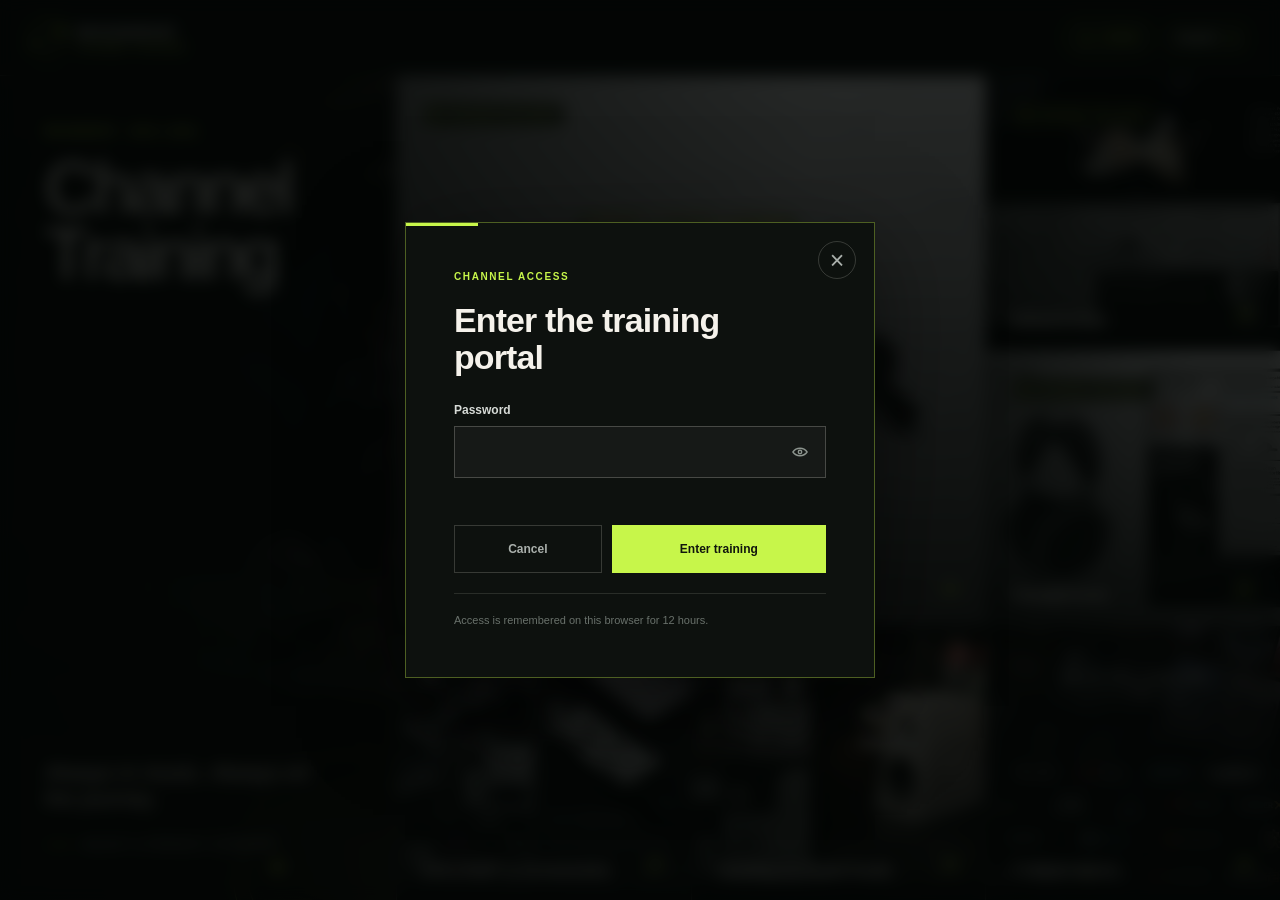
<file: products/space-travel-2/index.html>
<!doctype html>
<html lang="en">
<head>
  <meta charset="utf-8" />
  <meta name="viewport" content="width=device-width, initial-scale=1, viewport-fit=cover" />
  <script src="../../mobile-previews.js?v=1.0.1"></script>
  <script src="../../templates/product-training/mobile-training.js?v=1.0.5"></script>
  <script src="../../language-menu.js?v=20260915-language-fit"></script>
  <script>document.documentElement.classList.add('auth-protected-pending');</script>
  <link rel="stylesheet" href="../../auth.css?v=20260826a" />
  <link rel="stylesheet" href="../../language-menu.css?v=20260930-mobile-contrast" />
  <meta name="description" content="SPACE TRAVEL 2 single-image guided product inspection for offline channel training" />
  <title>SPACE TRAVEL 2 · HD Photo Channel Training</title>
  <style>
    :root {
      --ink: #080b0b;
      --ink-soft: #111615;
      --fog: #eef1ed;
      --paper: #f7f8f5;
      --line: rgba(192, 214, 206, .18);
      --line-dark: rgba(9, 15, 14, .14);
      --text: #f2f5f2;
      --muted: #87928e;
      --graphite: #25302c;
      --lime: #c7f64a;
      --orange: #ff7c32;
      --cyan: #6ce4e7;
      --violet: #b49cf7;
      --blue: #78a8ff;
      --accent: var(--lime);
      --ease: cubic-bezier(.2, .82, .22, 1);
      color-scheme: dark;
      font-family: "Avenir Next", "Helvetica Neue", Arial, sans-serif;
    }

    * { box-sizing: border-box; }
    html, body { width: 100%; min-height: 100%; margin: 0; background: var(--ink); }
    body { color: var(--text); overflow-x: hidden; }
    body.gallery-open, body.board-open { overflow: hidden; }
    button { color: inherit; font: inherit; }
    button:focus-visible, [tabindex]:focus-visible { outline: 2px solid var(--lime); outline-offset: 3px; }

    .app {
      min-height: 100vh;
      height: 100vh;
      display: grid;
      grid-template-rows: 68px minmax(0, 1fr);
      background:
        radial-gradient(circle at 52% 18%, rgba(199, 246, 74, .065), transparent 28%),
        linear-gradient(125deg, #070909, #0d1211 58%, #080a0a);
    }

    .topbar {
      display: flex;
      align-items: center;
      justify-content: space-between;
      gap: 24px;
      padding: 0 24px;
      border-bottom: 1px solid var(--line);
      background: rgba(8, 11, 11, .88);
      backdrop-filter: blur(18px);
      position: relative;
      z-index: 20;
    }

    .brand { display: flex; align-items: center; gap: 12px; min-width: 0; }
    .brand-orbit {
      width: 30px;
      height: 30px;
      border: 1px solid rgba(199, 246, 74, .82);
      border-radius: 50%;
      position: relative;
      box-shadow: 0 0 24px rgba(199, 246, 74, .16);
    }
    .brand-orbit::before {
      content: "";
      position: absolute;
      left: -5px;
      right: -5px;
      top: 50%;
      height: 1px;
      background: var(--lime);
      transform: rotate(-22deg);
    }
    .brand-orbit::after {
      content: "";
      position: absolute;
      width: 4px;
      height: 4px;
      right: 0;
      top: 5px;
      border-radius: 50%;
      background: var(--lime);
      box-shadow: 0 0 10px var(--lime);
    }
    .brand-kicker, .utility, .view-kicker, .eyebrow, .panel-kicker {
      font-family: Menlo, Monaco, Consolas, monospace;
      text-transform: uppercase;
      letter-spacing: .14em;
    }
    .brand-kicker { color: var(--lime); font-size: 9px; font-weight: 700; }
    .brand-name { margin-top: 3px; font-size: 14px; font-weight: 650; letter-spacing: .03em; white-space: nowrap; }

    .top-status { display: flex; align-items: center; justify-content: flex-end; gap: 10px; }
    .training-home-link {
      width: 36px;
      height: 36px;
      display: inline-flex;
      align-items: center;
      justify-content: center;
      flex: 0 0 auto;
      border: 1px solid var(--line);
      border-radius: 50%;
      color: #b8c1bd;
      text-decoration: none;
      transition: color .25s ease, border-color .25s ease, background .25s ease;
    }
    .training-home-link:hover { color: var(--lime); border-color: rgba(199, 246, 74, .4); background: rgba(199, 246, 74, .035); }
    .training-home-link svg { width: 15px; height: 15px; display: block; }
    .language-toggle {
      display: inline-flex;
      align-items: center;
      gap: 3px;
      height: 36px;
      min-height: 36px;
      padding: 3px;
      border: 1px solid var(--line);
      border-radius: 999px;
      background: rgba(255, 255, 255, .025);
      color: #7d8884;
      font-family: Menlo, Monaco, Consolas, monospace;
      cursor: pointer;
      transition: border-color .25s ease, background .25s ease;
    }
    .language-toggle:hover { border-color: rgba(199, 246, 74, .38); background: rgba(199, 246, 74, .035); }
    .language-option {
      min-width: 35px;
      padding: 5px 8px 4px;
      border-radius: 999px;
      font-size: 9px;
      font-weight: 700;
      line-height: 1;
      letter-spacing: .06em;
      text-align: center;
      transition: color .25s ease, background .25s ease, box-shadow .25s ease;
    }
    .language-option.active { color: #10160d; background: var(--lime); box-shadow: 0 0 14px rgba(199, 246, 74, .18); }
    .language-divider { color: #45504c; font-size: 8px; }
    .library-button {
      width: 100%;
      min-height: 44px;
      margin-top: 15px;
      padding: 0 14px;
      border: 1px solid var(--lime);
      border-radius: 10px;
      background: var(--lime);
      color: #11160e;
      font-family: Menlo, Monaco, Consolas, monospace;
      font-size: 8px;
      font-weight: 750;
      letter-spacing: .09em;
      text-transform: uppercase;
      cursor: pointer;
      transition: transform .25s var(--ease), box-shadow .25s ease;
    }
    .library-button:hover { transform: translateY(-1px); box-shadow: 0 0 22px rgba(199, 246, 74, .24); }

    .training-hub {
      min-height: 0;
      position: relative;
      overflow: hidden;
      isolation: isolate;
      background: #030505;
    }
    .app.hub-mode .workspace { display: none; }
    .app:not(.hub-mode) .training-hub { display: none; }
    .hub-hero-image {
      position: absolute;
      inset: -1.5%;
      width: 103%;
      height: 103%;
      object-fit: cover;
      object-position: 50% 45%;
      transform: translateX(-18%);
      filter: saturate(.9) contrast(1.06) brightness(.82);
      z-index: -3;
    }
    .training-hub::before {
      content: "";
      position: absolute;
      inset: 0;
      z-index: -2;
      background:
        linear-gradient(90deg, rgba(2,4,4,.88) 0, rgba(2,4,4,.42) 34%, rgba(2,4,4,.12) 57%, rgba(2,4,4,.74) 100%),
        linear-gradient(0deg, rgba(2,4,4,.9) 0, transparent 52%);
    }
    .training-hub::after {
      content: "";
      position: absolute;
      inset: 0;
      z-index: -1;
      pointer-events: none;
      background: linear-gradient(rgba(199,246,74,.035) 1px, transparent 1px), linear-gradient(90deg, rgba(199,246,74,.035) 1px, transparent 1px);
      background-size: 56px 56px;
      mask-image: linear-gradient(90deg, #000, transparent 64%);
    }
    .hub-layout {
      height: 100%;
      min-height: 0;
      display: grid;
      grid-template-columns: minmax(0, 1fr) minmax(390px, 520px);
      gap: clamp(24px, 4vw, 64px);
      align-items: end;
      padding: clamp(30px, 5vw, 74px);
    }
    .hub-copy { align-self: end; max-width: 690px; padding-bottom: 4px; }
    .hub-kicker, .hub-menu-kicker, .board-kicker, .support-label {
      font-family: Menlo, Monaco, Consolas, monospace;
      text-transform: uppercase;
      letter-spacing: .13em;
    }
    .hub-kicker { color: var(--lime); font-size: 10px; font-weight: 750; }
    .hub-copy h1 {
      max-width: 660px;
      margin: 15px 0 13px;
      font-family: "Avenir Next Condensed", "Arial Narrow", sans-serif;
      font-size: clamp(58px, 7vw, 112px);
      font-weight: 500;
      line-height: .82;
      letter-spacing: -.055em;
    }
    .hub-copy p { max-width: 520px; margin: 0; color: #c1cac6; font-size: clamp(13px, 1.2vw, 17px); line-height: 1.55; }
    .hub-mark { width: min(410px, 58vw); max-height: 150px; margin-top: 22px; object-fit: contain; object-position: left center; opacity: .82; mix-blend-mode: screen; }
    .hub-menu {
      align-self: end;
      padding: 19px;
      border: 1px solid rgba(199,246,74,.24);
      background: rgba(6,9,8,.82);
      box-shadow: 0 22px 70px rgba(0,0,0,.34);
      backdrop-filter: blur(18px);
    }
    .hub-menu-kicker { margin-bottom: 11px; color: #8d9994; font-size: 8px; }
    .hub-section-grid { display: grid; grid-template-columns: 1fr 1fr; gap: 7px; }
    .hub-section-button {
      --section-accent: var(--lime);
      min-height: 92px;
      position: relative;
      display: grid;
      grid-template-columns: minmax(0, 1fr);
      grid-template-rows: auto 1fr;
      gap: 6px;
      padding: 14px;
      border: 1px solid rgba(203,219,213,.16);
      border-radius: 0;
      background: rgba(255,255,255,.025);
      text-align: left;
      cursor: pointer;
      transition: transform .28s var(--ease), border-color .25s ease, background .25s ease;
    }
    .hub-section-button:first-child { grid-column: 1 / -1; min-height: 116px; border-color: rgba(199,246,74,.45); background: rgba(199,246,74,.08); }
    .hub-section-button:hover { transform: translateY(-3px); border-color: var(--section-accent); background: rgba(255,255,255,.055); }
    .hub-section-number { color: var(--section-accent); font-family: Menlo, Monaco, Consolas, monospace; font-size: 8px; }
    .hub-section-arrow { position: absolute; top: 14px; right: 14px; color: var(--section-accent); font-size: 21px; line-height: 1; }
    .hub-section-copy { min-width: 0; align-self: end; }
    .hub-section-copy b { display: block; max-width: none; font-size: 17px; font-weight: 700; line-height: 1.15; hyphens: none; overflow-wrap: normal; word-break: normal; text-wrap: pretty; }
    .hub-section-copy span { display: block; max-width: none; margin-top: 5px; color: #a9b4ae; font-size: 11px; line-height: 1.35; overflow-wrap: normal; word-break: normal; text-wrap: pretty; }

    .section-board {
      position: fixed;
      inset: 68px 0 0;
      z-index: 70;
      overflow-y: auto;
      visibility: hidden;
      opacity: 0;
      background: #090c0b;
      transition: opacity .32s ease, visibility .32s ease;
    }
    .section-board.open { visibility: visible; opacity: 1; }
    .section-board-header {
      min-height: 68px;
      position: sticky;
      top: 0;
      z-index: 4;
      display: flex;
      align-items: center;
      justify-content: space-between;
      gap: 20px;
      padding: 12px 28px;
      border-bottom: 1px solid var(--line);
      background: rgba(8,11,11,.9);
      backdrop-filter: blur(18px);
    }
    .section-board-header h2 { margin: 3px 0 0; font-family: "Avenir Next Condensed", "Arial Narrow", sans-serif; font-size: 28px; font-weight: 560; letter-spacing: -.025em; }
    .board-kicker { color: var(--lime); font-size: 8px; }
    .board-kicker:empty { display: none; }
    .section-board-close { width: 36px; height: 36px; flex: 0 0 auto; border: 1px solid var(--line); border-radius: 50%; background: transparent; color: #aab4b0; cursor: pointer; font-size: 20px; }
    .section-board-close:hover { color: var(--lime); border-color: rgba(199,246,74,.42); }
    .section-board-content { max-width: 1440px; min-height: calc(100% - 68px); margin: 0 auto; padding: clamp(22px, 3vw, 46px); }
    .board-intro {
      min-height: 230px;
      position: relative;
      display: grid;
      align-content: end;
      margin-bottom: 14px;
      padding: clamp(24px, 4vw, 52px);
      overflow: hidden;
      border: 1px solid var(--line);
      background-position: center 48%;
      background-size: cover;
      isolation: isolate;
    }
    .board-intro::before { content: ""; position: absolute; inset: 0; z-index: -1; background: linear-gradient(90deg, rgba(4,7,7,.94), rgba(4,7,7,.4) 58%, rgba(4,7,7,.05)); }
    .comparison-intro {
      background-color: #030505;
      background-position: 112% 50%;
      background-repeat: no-repeat;
      background-size: 72% auto;
    }
    .comparison-intro::before { background: linear-gradient(90deg, rgba(4,7,7,.99) 0, rgba(4,7,7,.86) 34%, rgba(4,7,7,.28) 66%, rgba(4,7,7,.06) 100%); }
    .support-intro {
      background-color: #030505;
      background-position: right 47%;
      background-repeat: no-repeat;
      background-size: 66% auto;
    }
    .support-intro::before { background: linear-gradient(90deg, rgba(4,7,7,.99) 0, rgba(4,7,7,.88) 37%, rgba(4,7,7,.25) 70%, rgba(4,7,7,.05) 100%); }
    .board-intro h3 { max-width: 820px; margin: 0; font-family: "Avenir Next Condensed", "Arial Narrow", sans-serif; font-size: clamp(38px, 4.2vw, 66px); font-weight: 520; line-height: .98; letter-spacing: -.04em; text-wrap: balance; }
    .board-intro p { max-width: 660px; margin: 14px 0 0; color: #a9b3af; font-size: 12px; line-height: 1.65; }
    .comparison-grid { display: grid; grid-template-columns: repeat(2, minmax(0,1fr)); gap: 10px; }
    .comparison-card { min-width: 0; padding: 24px; border: 1px solid var(--line); background: #111615; }
    .comparison-card h3 { margin: 0 0 15px; color: #eef3f0; font-size: 19px; text-wrap: balance; }
    .comparison-customer { margin: 0 0 12px; color: var(--lime); font-size: 14px; line-height: 1.45; }
    .comparison-answer { margin: 0; color: #9ca7a2; font-size: 12px; line-height: 1.7; }
    .comparison-proof { margin-top: 18px; padding-top: 13px; border-top: 1px solid var(--line); color: #6f7a76; font-family: Menlo, Monaco, Consolas, monospace; font-size: 8px; letter-spacing: .05em; text-transform: uppercase; }
    .support-layout { display: grid; grid-template-columns: 1fr; gap: 12px; align-items: stretch; }
    .support-block { border: 1px solid var(--line); background: #111615; }
    .support-block--package { display: grid; grid-template-columns: minmax(0,1.05fr) minmax(340px,.95fr); }
    .support-visual { width: 100%; height: 100%; min-height: 390px; display: block; object-fit: cover; object-position: center; background: #eef0ed; }
    .support-copy { padding: 22px; }
    .support-block--package .support-copy { align-self: center; padding: clamp(28px, 3.2vw, 46px); }
    .support-copy--warranty { display: grid; grid-template-columns: minmax(0,1.05fr) minmax(340px,.95fr); gap: 0; padding: 0; }
    .support-warranty-summary { padding: clamp(28px,3.2vw,46px); }
    .support-warranty-summary, .support-exclusions { min-width: 0; }
    .support-exclusions { padding: clamp(28px,3.2vw,46px); border-left: 1px solid var(--line); }
    .support-label { color: var(--lime); font-size: 8px; }
    .support-copy h3 { margin: 9px 0 16px; font-size: 24px; text-wrap: balance; }
    .package-list { display: grid; grid-template-columns: 1fr 1fr; gap: 8px 18px; margin: 0; padding: 0; list-style: none; color: #a7b1ad; font-size: 11px; }
    .package-list li { padding: 9px 0; border-bottom: 1px solid var(--line); }
    .warranty-periods { display: grid; grid-template-columns: 1fr 1fr; gap: 1px; margin: 16px 0; background: var(--line); }
    .warranty-period { display: flex; justify-content: space-between; gap: 14px; padding: 12px; background: #151b19; color: #a7b1ad; font-size: 10px; }
    .warranty-period b { color: var(--lime); }
    .support-policy { color: #a4afaa; font-size: 11px; line-height: 1.65; }
    .exclusion-list { margin: 13px 0 0; padding-left: 18px; color: #7f8a85; font-size: 10px; line-height: 1.65; }

    .workspace {
      display: grid;
      grid-template-columns: minmax(236px, 272px) minmax(520px, 1fr) minmax(332px, 390px);
      min-height: 0;
    }

    .story-rail {
      border-right: 1px solid var(--line);
      padding: 24px 18px 18px 24px;
      display: flex;
      flex-direction: column;
      min-height: 0;
      overflow: auto;
    }
    .eyebrow { color: var(--lime); font-size: 9px; font-weight: 700; }
    .story-rail h1 {
      margin: 11px 0 8px;
      font-family: "Avenir Next Condensed", "Arial Narrow", sans-serif;
      font-size: clamp(31px, 2.5vw, 44px);
      font-weight: 520;
      line-height: 1;
      letter-spacing: -.035em;
    }
    .feature-list { display: grid; gap: 4px; margin-top: 14px; }
    .feature-button {
      --feature-accent: var(--lime);
      width: 100%;
      display: grid;
      grid-template-columns: 30px 1fr 18px;
      align-items: center;
      gap: 9px;
      padding: 8px;
      border: 1px solid transparent;
      border-radius: 11px;
      background: transparent;
      text-align: left;
      cursor: pointer;
      transition: background .25s ease, border-color .25s ease, transform .25s var(--ease);
    }
    .feature-button:hover { background: rgba(255, 255, 255, .04); transform: translateX(3px); }
    .feature-button.active { background: rgba(255, 255, 255, .055); border-color: var(--line); }
    .feature-number {
      color: #65706c;
      font-family: Menlo, Monaco, Consolas, monospace;
      font-size: 9px;
      letter-spacing: .04em;
    }
    .feature-button.active .feature-number { color: var(--feature-accent); }
    .feature-copy b { display: block; font-size: 11px; font-weight: 650; line-height: 1.25; }
    .feature-copy span { display: block; margin-top: 3px; color: #74807c; font-size: 9px; line-height: 1.2; }
    .feature-arrow { color: #4d5753; transition: color .2s ease, transform .2s ease; }
    .feature-button.active .feature-arrow { color: var(--feature-accent); transform: translateX(2px); }

    .product-overview-button {
      width: 100%;
      min-height: 42px;
      margin-top: 12px;
      display: grid;
      grid-template-columns: 30px 1fr;
      align-items: center;
      gap: 9px;
      padding: 8px;
      border: 1px solid var(--line);
      border-radius: 11px;
      background: rgba(255, 255, 255, .025);
      color: #88938f;
      text-align: left;
      cursor: pointer;
      font-size: 10px;
      font-weight: 650;
      transition: color .22s ease, border-color .22s ease, background .22s ease, transform .22s var(--ease);
    }
    .product-overview-button::before {
      content: "";
      width: 12px;
      height: 9px;
      justify-self: center;
      border: 1px solid currentColor;
      box-shadow: inset 0 0 0 2px #0b0f0e;
    }
    .product-overview-button:hover { color: #e2e8e5; border-color: rgba(199, 246, 74, .36); transform: translateX(3px); }
    .product-overview-button.active {
      color: var(--lime);
      border-color: var(--lime);
      background: rgba(199, 246, 74, .065);
      box-shadow: 0 0 18px rgba(199, 246, 74, .07);
    }

    .rail-footer { margin-top: auto; padding-top: 12px; }
    .rail-footer .product-overview-button { margin-top: 0; }
    .overview-button {
      width: 100%;
      min-height: 38px;
      border: 1px solid var(--line);
      border-radius: 9px;
      background: rgba(255, 255, 255, .025);
      cursor: pointer;
      color: #b8c2be;
      font-size: 10px;
      letter-spacing: .04em;
    }
    .overview-button:hover { border-color: rgba(199, 246, 74, .34); color: var(--lime); }
    .viewer-column {
      min-width: 0;
      padding: 18px;
      display: grid;
      grid-template-rows: auto minmax(0, 1fr) auto;
      gap: 11px;
      position: relative;
    }
    .viewer-meta { display: flex; align-items: end; justify-content: space-between; gap: 14px; min-height: 34px; }
    .view-kicker { color: var(--muted); font-size: 8px; }
    .view-title { margin-top: 1px; line-height: 1.15; }
    .view-title b { display: block; color: #dbe1de; font-size: 15px; font-weight: 650; }
    .view-title span { display: block; margin-top: 4px; color: #78837f; font-size: 10px; font-weight: 500; }
    .angle-readout { text-align: right; }
    .angle-value { font-family: Menlo, Monaco, Consolas, monospace; white-space: nowrap; }
    .angle-value b { display: block; color: var(--lime); font-size: 12px; font-weight: 650; }
    .angle-value span { display: block; margin-top: 3px; color: #7e8984; font-size: 8px; font-weight: 500; }

    .stage {
      min-height: 0;
      position: relative;
      overflow: hidden;
      border-radius: 22px;
      background: #fff;
      border: 1px solid rgba(228, 241, 233, .16);
      box-shadow: inset 0 0 0 1px rgba(255,255,255,.35), 0 24px 60px rgba(0,0,0,.24);
      cursor: default;
      touch-action: none;
      isolation: isolate;
    }
    .stage.is-draggable { cursor: grab; }
    .stage.dragging { cursor: grabbing; }
    .stage::before {
      content: "";
      position: absolute;
      inset: 0;
      pointer-events: none;
      z-index: 4;
      background:
        linear-gradient(rgba(23, 31, 28, .052) 1px, transparent 1px),
        linear-gradient(90deg, rgba(23, 31, 28, .052) 1px, transparent 1px),
        radial-gradient(circle at 50% 45%, transparent 45%, rgba(111, 129, 121, .12) 100%);
      background-size: 36px 36px, 36px 36px, auto;
    }
    .stage::after {
      content: "";
      position: absolute;
      left: 10%;
      right: 10%;
      bottom: 9%;
      height: 12%;
      border-radius: 50%;
      background: radial-gradient(ellipse, rgba(9, 13, 12, .18), transparent 68%);
      filter: blur(15px);
      z-index: -1;
      transform: scaleX(.75);
    }
    .orbit-guide {
      position: absolute;
      width: min(78%, 720px);
      aspect-ratio: 1;
      left: 50%;
      top: 50%;
      transform: translate(-50%, -49%) rotateX(70deg);
      border: 1px solid rgba(36, 49, 44, .14);
      border-radius: 50%;
      z-index: -1;
      pointer-events: none;
    }
    .orbit-guide::before, .orbit-guide::after {
      content: "";
      position: absolute;
      inset: 8%;
      border: 1px dashed rgba(36, 49, 44, .11);
      border-radius: 50%;
    }
    .orbit-guide::after { inset: 24%; border-style: solid; }

    .photo-rig {
      --pan-x: 0%;
      --pan-y: 2%;
      --drag-x: 0px;
      --drag-y: 0px;
      --zoom: 1;
      width: 100%;
      aspect-ratio: 3 / 2;
      position: absolute;
      left: 50%;
      top: 50%;
      z-index: 2;
      transform:
        translate(calc(-50% + var(--pan-x) + var(--drag-x)), calc(-50% + var(--pan-y) + var(--drag-y)))
        scale(var(--zoom));
      transition: transform 720ms var(--ease), filter 420ms ease, opacity 260ms ease;
      will-change: transform;
    }
    .photo-rig.no-transition { transition: none; }
    .photo-rig.turning { filter: saturate(1.05) contrast(1.025); }
    .product-photo {
      position: absolute;
      inset: 0;
      width: 100%;
      height: 100%;
      object-fit: cover;
      display: block;
      filter: saturate(1.02) contrast(1.015);
      pointer-events: none;
      user-select: none;
      -webkit-user-drag: none;
    }

    .hotspot {
      --hotspot-accent: var(--lime);
      position: absolute;
      left: var(--hx);
      top: var(--hy);
      width: 36px;
      height: 36px;
      transform: translate(-50%, -50%);
      border: 0;
      border-radius: 50%;
      background: transparent;
      cursor: pointer;
      z-index: 10;
      transition: opacity .3s ease, transform .3s var(--ease);
    }
    .hotspot::before {
      content: "";
      position: absolute;
      inset: 10px;
      border-radius: 50%;
      background: var(--hotspot-accent);
      border: 2px solid rgba(255,255,255,.9);
      box-shadow: 0 0 0 4px rgba(12,18,16,.18), 0 0 22px var(--hotspot-accent);
    }
    .hotspot::after {
      content: "";
      position: absolute;
      inset: 2px;
      border: 1px solid var(--hotspot-accent);
      border-radius: 50%;
      animation: breathe 2s ease-out infinite;
    }
    .hotspot:hover { transform: translate(-50%, -50%) scale(1.18); }
    .hotspot.active { transform: translate(-50%, -50%) scale(1.25); }
    .photo-rig[data-focus] .hotspot:not(.active) { opacity: .68; pointer-events: auto; transform: translate(-50%, -50%) scale(.86); }
    .photo-rig[data-focus] .hotspot:not(.active):hover,
    .photo-rig[data-focus] .hotspot:not(.active):focus-visible { opacity: 1; transform: translate(-50%, -50%) scale(1.08); }
    .hotspot-label {
      position: absolute;
      left: 38px;
      top: 50%;
      width: max-content;
      min-width: 0;
      max-width: 160px;
      padding: 8px 12px 7px;
      transform: translateY(-50%);
      border: 1px solid rgba(15, 22, 19, .24);
      border-radius: 7px;
      background: rgba(249, 251, 248, .96);
      color: #111815;
      font-family: Menlo, Monaco, Consolas, monospace;
      font-size: 10px;
      font-weight: 750;
      line-height: 1.15;
      letter-spacing: .035em;
      text-align: left;
      text-transform: uppercase;
      white-space: nowrap;
      opacity: 0;
      pointer-events: none;
      user-select: none;
      -webkit-user-select: none;
      transition: opacity .2s ease, transform .2s ease;
      box-shadow: 0 9px 24px rgba(18,26,23,.16), inset 3px 0 0 var(--hotspot-accent);
    }
    .hotspot-label::selection { background: transparent; color: #111815; }
    .hotspot[data-feature="noise"] .hotspot-label,
    .hotspot[data-feature="wear"] .hotspot-label { left: auto; right: 38px; text-align: right; box-shadow: 0 9px 24px rgba(18,26,23,.16), inset -3px 0 0 var(--hotspot-accent); }
    .hotspot:hover .hotspot-label, .hotspot:focus-visible .hotspot-label, .hotspot.active .hotspot-label { opacity: 1; transform: translate(3px, -50%); }
    .hotspot[data-feature="noise"]:hover .hotspot-label,
    .hotspot[data-feature="noise"]:focus-visible .hotspot-label,
    .hotspot[data-feature="noise"].active .hotspot-label,
    .hotspot[data-feature="wear"]:hover .hotspot-label,
    .hotspot[data-feature="wear"]:focus-visible .hotspot-label,
    .hotspot[data-feature="wear"].active .hotspot-label { transform: translate(-3px, -50%); }
    @keyframes breathe { 0% { opacity: .82; transform: scale(.6); } 70%, 100% { opacity: 0; transform: scale(1.42); } }

    .sequence-bar {
      min-height: 48px;
      display: grid;
      grid-template-columns: 1fr;
      align-items: center;
      gap: 14px;
      padding: 0 2px;
    }
    .angle-track { display: grid; grid-template-columns: repeat(7, minmax(8px, 16px)); justify-content: start; align-items: center; height: 26px; gap: 3px; }
    .angle-tick { height: 5px; background: #303936; border-radius: 1px; transition: height .3s var(--ease), background .3s ease; }
    .angle-tick.major { height: 11px; }
    .angle-tick.active { height: 22px; background: var(--lime); box-shadow: 0 0 10px rgba(199, 246, 74, .35); }
    .sequence-state { min-width: 96px; text-align: right; color: #a6b1ad; font-family: Menlo, Monaco, Consolas, monospace; font-size: 9px; }

    .detail-panel {
      min-width: 0;
      border-left: 1px solid var(--line);
      background: linear-gradient(180deg, rgba(17,22,21,.98), rgba(9,12,12,.98));
      position: relative;
      overflow: hidden;
    }
    .panel-empty, .panel-content { position: absolute; inset: 0; padding: 30px 28px; }
    .panel-empty { display: grid; align-content: center; color: #67726e; transition: opacity .3s ease; }
    .panel-empty-close { position: absolute; top: 24px; right: 24px; width: 38px; height: 38px; border: 1px solid var(--line); border-radius: 50%; background: transparent; color: #aeb9b3; font-size: 22px; line-height: 1; cursor: pointer; transition: color .2s ease, border-color .2s ease; }
    .panel-empty-close:hover { color: var(--lime); border-color: rgba(199,246,74,.45); }
    .panel-empty span { color: var(--lime); font-family: Menlo, Monaco, Consolas, monospace; font-size: 9px; letter-spacing: .12em; }
    .panel-empty h2 { max-width: none; margin: 15px 0 10px; color: #dce3df; font-family: "Avenir Next Condensed", "Arial Narrow", sans-serif; font-size: clamp(25px, 1.55vw, 30px); font-weight: 520; line-height: 1.08; letter-spacing: -.025em; hyphens: none; overflow-wrap: normal; word-break: normal; text-wrap: pretty; }
    .panel-empty p { max-width: none; margin: 0; font-size: 12px; line-height: 1.65; overflow-wrap: normal; word-break: normal; text-wrap: pretty; }
    .panel-content {
      overflow-y: auto;
      opacity: 0;
      transform: translateX(22px);
      pointer-events: none;
      transition: opacity .35s ease, transform .5s var(--ease);
    }
    .detail-panel.open .panel-empty { opacity: 0; pointer-events: none; }
    .detail-panel.open .panel-content { opacity: 1; transform: none; pointer-events: auto; }
    .panel-head { display: flex; align-items: start; justify-content: space-between; gap: 14px; }
    .panel-kicker { color: var(--accent); font-size: 10px; }
    .close-panel { width: 30px; height: 30px; border: 1px solid var(--line); border-radius: 50%; background: transparent; color: #89948f; cursor: pointer; }
    .close-panel:hover { color: var(--lime); border-color: rgba(199,246,74,.35); }
    .panel-content h2 {
      margin: 25px 0 12px;
      font-family: "Avenir Next Condensed", "Arial Narrow", sans-serif;
      font-size: clamp(29px, 2.4vw, 40px);
      font-weight: 520;
      line-height: 1.08;
      letter-spacing: -.025em;
      text-wrap: balance;
    }
    .panel-body { margin: 0; color: #c2cbc6; font-size: 14px; line-height: 1.65; }
    .panel-priority { display: grid; gap: 8px; margin: 18px 0 20px; }
    .panel-priority__item { padding: 14px 16px; border-left: 3px solid var(--accent); background: rgba(255,255,255,.055); }
    .panel-priority__item h3 { margin: 0 0 7px; color: var(--accent); font-size: 10px; font-weight: 800; letter-spacing: .08em; text-transform: uppercase; }
    .panel-priority__item p { margin: 0; color: #e7ece9; font-size: 14px; line-height: 1.55; }
    .panel-priority__spec p { font-size: 15px; font-weight: 750; }
    .panel-priority__say p { font-size: 16px; line-height: 1.5; }
    .panel-media { margin: 18px 0 20px; border: 1px solid var(--line); border-radius: 0; overflow: hidden; background: #090c0b; }
    .panel-media-stage { position: relative; height: clamp(190px, 20vh, 240px); overflow: hidden; background: #eef0f4; }
    .panel-media-stage[data-layout^="driver"] { height: clamp(230px, 24vh, 300px); }
    .panel-media-stage[data-layout="app"] { height: clamp(206px, 20vh, 228px); }
    .panel-media-visual { position: absolute; inset: 0; overflow: hidden; background: #eef0f4; }
    .panel-media-image { width: 100%; height: 100%; display: block; object-fit: cover; transition: opacity .18s ease; }
    .panel-media-image[data-fit="contain"] { object-fit: contain; }
    .media-driver {
      height: 100%;
      display: grid;
      grid-template-rows: minmax(0, 1.35fr) minmax(72px, .8fr);
      color: #2e3436;
      background: #e8e9ee;
    }
    .media-driver-art {
      min-height: 0;
      border-bottom: 1px solid rgba(35, 42, 44, .14);
      background-color: #e8e9ee;
      background-position: var(--driver-position, 55% 50%);
      background-repeat: no-repeat;
      background-size: var(--driver-size, 140% auto);
    }
    .media-driver-parts {
      display: grid;
      grid-template-columns: 1fr 1fr;
      gap: 1px;
      margin: 0;
      padding: 1px;
      list-style: none;
      background: rgba(35, 42, 44, .12);
    }
    .media-driver-parts li {
      min-width: 0;
      display: grid;
      grid-template-columns: 19px minmax(0, 1fr);
      align-items: center;
      gap: 5px;
      padding: 5px 7px;
      background: #f1f2f5;
      font-size: 8px;
      font-weight: 650;
      line-height: 1.2;
    }
    .media-driver-parts em {
      color: #71787a;
      font-family: Menlo, Monaco, Consolas, monospace;
      font-size: 7px;
      font-style: normal;
      letter-spacing: .04em;
    }
    .media-schematic-full { width: 100%; height: 100%; display: grid; place-items: center; padding: 10px 8px; background: #e5e6eb; }
    .media-schematic-full img { width: 100%; height: 100%; min-width: 0; min-height: 0; display: block; object-fit: contain; }
    .media-app {
      height: 100%;
      display: grid;
      grid-template-columns: minmax(110px, .72fr) minmax(0, 1.55fr);
      background: #e5e7ec;
      color: #303638;
    }
    .media-app-copy {
      min-width: 0;
      display: flex;
      flex-direction: column;
      justify-content: center;
      padding: 15px 12px;
      border-right: 1px solid rgba(35, 42, 44, .14);
      background: #121716;
      color: #edf1ef;
    }
    .media-app-copy small {
      color: var(--accent);
      font-family: Menlo, Monaco, Consolas, monospace;
      font-size: 7px;
      font-weight: 700;
      letter-spacing: .1em;
      text-transform: uppercase;
    }
    .media-app-copy strong {
      display: block;
      margin-top: 7px;
      font-family: "Avenir Next Condensed", "Arial Narrow", sans-serif;
      font-size: clamp(18px, 1.35vw, 23px);
      font-weight: 650;
      line-height: 1;
      letter-spacing: -.02em;
    }
    .media-app-points {
      display: grid;
      gap: 4px;
      margin: 10px 0 0;
      padding: 0;
      list-style: none;
      color: #939e99;
      font-size: 7px;
      line-height: 1.25;
    }
    .media-app-points li { padding-left: 8px; border-left: 1px solid var(--accent); }
    .media-app-visual {
      min-width: 0;
      min-height: 0;
      overflow: hidden;
      padding-top: 7px;
      background: #e5e7ec;
    }
    .media-app img {
      width: 108%;
      height: auto;
      min-width: 0;
      min-height: 0;
      display: block;
      transform: translateX(-3.7%);
      padding: 0;
      background: #e5e7ec;
    }
    .media-hero {
      position: relative;
      height: 100%;
      isolation: isolate;
      background-color: #e8e9ed;
      background-image: var(--media-image);
      background-position: var(--media-position, 50% 50%);
      background-repeat: no-repeat;
      background-size: var(--media-size, cover);
    }
    .media-hero::after {
      content: "";
      position: absolute;
      inset: 0;
      z-index: 0;
      background: linear-gradient(90deg, rgba(4, 7, 7, .76) 0, rgba(4, 7, 7, .22) 47%, transparent 76%);
    }
    .media-hero-copy {
      position: absolute;
      z-index: 1;
      top: 14px;
      left: 14px;
      max-width: 58%;
      padding-left: 9px;
      border-left: 2px solid var(--accent);
      color: #f3f6f4;
      text-shadow: 0 1px 12px rgba(0, 0, 0, .35);
    }
    .media-hero-copy small {
      display: block;
      margin-bottom: 4px;
      color: var(--accent);
      font-family: Menlo, Monaco, Consolas, monospace;
      font-size: 7px;
      font-weight: 700;
      letter-spacing: .1em;
      text-transform: uppercase;
    }
    .media-hero-copy strong {
      display: block;
      font-family: "Avenir Next Condensed", "Arial Narrow", sans-serif;
      font-size: clamp(18px, 1.45vw, 25px);
      font-weight: 650;
      line-height: .98;
      letter-spacing: -.025em;
      white-space: pre-line;
    }
    .panel-media-controls {
      display: flex;
      align-items: center;
      justify-content: flex-end;
      gap: 4px;
      min-height: 40px;
      padding: 6px 8px;
      border-top: 1px solid var(--line);
      background: #0d1110;
    }
    .panel-media-controls[hidden] { display: none; }
    .panel-media-nav { width: 28px; height: 25px; padding: 0; border: 1px solid rgba(255,255,255,.16); border-radius: 0; background: transparent; color: #e0e6e3; cursor: pointer; }
    .panel-media-nav:hover { color: #11160d; border-color: var(--accent); background: var(--accent); }
    .panel-media-count { min-width: 42px; color: #b6c0bc; font-family: Menlo, Monaco, Consolas, monospace; font-size: 8px; text-align: center; }
    .panel-media figcaption { padding: 8px 10px; color: #78837f; font-size: 8px; line-height: 1.45; letter-spacing: .04em; }
    .subfeatures { display: grid; gap: 7px; margin: 20px 0 22px; }
    .subfeature { padding: 10px 11px; border-left: 2px solid var(--accent); background: rgba(255,255,255,.035); }
    .subfeature b { display: block; color: #dde4e0; font-size: 11px; }
    .subfeature span { display: block; margin-top: 4px; color: #8e9993; font-size: 11px; line-height: 1.45; }
    .training-cue { padding: 15px 0; border-top: 1px solid var(--line); }
    .training-cue h3 { margin: 0 0 7px; color: var(--accent); font-size: 10px; font-weight: 800; letter-spacing: .08em; text-transform: uppercase; }
    .training-cue p { margin: 0; color: #aeb8b3; font-size: 12px; line-height: 1.58; }
    .panel-source { margin-top: 13px; color: #5f6965; font-size: 8px; line-height: 1.5; }
    .panel-nav { display: grid; grid-template-columns: 1fr 1fr; gap: 8px; margin-top: 22px; }
    .panel-nav button { min-height: 38px; border: 1px solid var(--line); border-radius: 8px; background: rgba(255,255,255,.025); cursor: pointer; font-size: 9px; }
    .panel-nav button:hover { color: var(--lime); border-color: rgba(199,246,74,.3); }

    .gallery-board {
      position: fixed;
      inset: 0;
      z-index: 90;
      overflow-y: auto;
      visibility: hidden;
      opacity: 0;
      background:
        radial-gradient(circle at 78% 8%, rgba(199, 246, 74, .08), transparent 28%),
        #080b0b;
      transition: opacity .35s ease, visibility .35s ease;
    }
    .gallery-board.open { visibility: visible; opacity: 1; }
    .gallery-header {
      min-height: 78px;
      position: sticky;
      top: 0;
      z-index: 4;
      display: flex;
      align-items: center;
      justify-content: space-between;
      gap: 20px;
      padding: 14px 28px;
      border-bottom: 1px solid var(--line);
      background: rgba(8, 11, 11, .88);
      backdrop-filter: blur(18px);
    }
    .gallery-header h2 { margin: 3px 0 0; font-family: "Avenir Next Condensed", "Arial Narrow", sans-serif; font-size: 30px; font-weight: 540; letter-spacing: -.025em; }
    .gallery-kicker { color: var(--lime); font-family: Menlo, Monaco, Consolas, monospace; font-size: 8px; letter-spacing: .14em; text-transform: uppercase; }
    .gallery-close, .lightbox-close {
      width: 38px;
      height: 38px;
      border: 1px solid var(--line);
      border-radius: 50%;
      background: rgba(255,255,255,.025);
      color: #a9b3af;
      cursor: pointer;
      font-size: 20px;
    }
    .gallery-close:hover, .lightbox-close:hover { color: var(--lime); border-color: rgba(199,246,74,.4); }
    .gallery-intro { max-width: 1480px; margin: 0 auto; padding: 24px 28px 10px; color: #8b9692; font-size: 11px; line-height: 1.6; }
    .gallery-grid {
      max-width: 1480px;
      margin: 0 auto;
      padding: 16px 28px 42px;
      display: grid;
      grid-template-columns: repeat(4, minmax(0, 1fr));
      gap: 12px;
    }
    .gallery-card {
      min-width: 0;
      padding: 0;
      border: 1px solid var(--line);
      border-radius: 12px;
      overflow: hidden;
      background: #101514;
      text-align: left;
      cursor: zoom-in;
      transition: transform .35s var(--ease), border-color .25s ease;
    }
    .gallery-card:hover { transform: translateY(-4px); border-color: rgba(199,246,74,.42); }
    .gallery-card img { width: 100%; height: 210px; display: block; object-fit: cover; background: #eef0ed; transition: transform .55s var(--ease); }
    .gallery-card:hover img { transform: scale(1.025); }
    .gallery-card-copy { display: grid; gap: 4px; padding: 11px 12px 12px; }
    .gallery-card-copy b { font-size: 11px; font-weight: 650; }
    .gallery-card-copy span { color: #6f7a76; font-family: Menlo, Monaco, Consolas, monospace; font-size: 7px; letter-spacing: .06em; text-transform: uppercase; }

    .lightbox {
      position: fixed;
      inset: 0;
      z-index: 110;
      display: grid;
      grid-template-columns: 64px minmax(0, 1fr) 64px;
      grid-template-rows: 1fr auto;
      align-items: center;
      gap: 10px;
      padding: 22px;
      visibility: hidden;
      opacity: 0;
      background: rgba(3, 5, 5, .96);
      backdrop-filter: blur(18px);
      transition: opacity .25s ease, visibility .25s ease;
    }
    .lightbox.open { visibility: visible; opacity: 1; }
    .lightbox-image { grid-column: 2; max-width: 100%; max-height: calc(100vh - 118px); justify-self: center; object-fit: contain; box-shadow: 0 22px 80px rgba(0,0,0,.38); }
    .lightbox-nav { width: 48px; height: 48px; border: 1px solid var(--line); border-radius: 50%; background: rgba(255,255,255,.035); color: #dbe1de; cursor: pointer; font-size: 22px; }
    .lightbox-nav:hover { color: var(--lime); border-color: rgba(199,246,74,.38); }
    .lightbox-prev { grid-column: 1; justify-self: center; }
    .lightbox-next { grid-column: 3; justify-self: center; }
    .lightbox-close { position: absolute; top: 20px; right: 22px; z-index: 2; }
    .lightbox-caption { grid-column: 1 / -1; text-align: center; color: #9aa5a1; font-size: 10px; line-height: 1.5; }
    .lightbox-caption b { display: block; color: #eef2ef; font-size: 12px; }

    @media (max-width: 1180px) {
      .hub-layout { grid-template-columns: minmax(0,1fr) minmax(340px, 430px); padding: 34px; }
      .support-layout { grid-template-columns: 1fr; }
      .workspace { grid-template-columns: 230px minmax(470px, 1fr); }
      .detail-panel { position: fixed; top: 68px; right: 0; bottom: 0; width: min(390px, 92vw); z-index: 30; transform: translateX(100%); transition: transform .5s var(--ease); box-shadow: -20px 0 50px rgba(0,0,0,.32); }
      .detail-panel.open { transform: none; }
      .panel-empty { display: none; }
    }
    @media (max-width: 760px) {
      .app { height: auto; grid-template-rows: auto auto; }
      .topbar { min-height: 62px; padding: 10px 14px; }
      .top-status { gap: 7px; }
      .language-option { min-width: 30px; padding-inline: 6px; }
      .workspace { display: block; }
      .training-hub { min-height: calc(100vh - 62px); }
      .hub-hero-image { transform: translateX(-6%); }
      .hub-layout { min-height: calc(100vh - 62px); display: flex; flex-direction: column; justify-content: flex-end; gap: 22px; padding: 24px 14px; }
      .hub-copy { align-self: stretch; }
      .hub-copy h1 { font-size: 58px; }
      .hub-copy p { max-width: 90%; font-size: 12px; }
      .hub-mark { width: 220px; margin-top: 13px; }
      .hub-menu { width: 100%; padding: 10px; }
      .hub-section-grid { grid-template-columns: 1fr 1fr; }
      .hub-section-button, .hub-section-button:first-child { min-height: 82px; padding: 11px; }
      .hub-section-copy b { font-size: 12px; }
      .hub-section-copy span { font-size: 10px; }
      .section-board { inset: 62px 0 0; }
      .section-board-header { padding: 10px 14px; }
      .section-board-content { padding: 14px; }
      .board-intro { min-height: 190px; padding: 22px; }
      .comparison-intro, .support-intro { background-size: auto 100%; background-position: center; }
      .comparison-grid, .support-layout { grid-template-columns: 1fr; }
      .support-block--package, .support-copy--warranty { grid-template-columns: 1fr; }
      .support-visual { min-height: 0; aspect-ratio: 16/10; }
      .support-exclusions { padding-top: 22px; border-left: 0; border-top: 1px solid var(--line); }
      .package-list, .warranty-periods { grid-template-columns: 1fr; }
      .story-rail { border-right: 0; padding: 20px 14px 6px; overflow: visible; }
      .story-rail h1 { font-size: 35px; }
      .feature-list { grid-template-columns: 1fr 1fr; margin-top: 16px; }
      .product-overview-button { margin-top: 0; }
      .rail-footer { display: block; margin-top: 10px; padding-top: 0; }
      .viewer-column { height: 590px; padding: 10px 12px 16px; }
      .sequence-bar { grid-template-columns: 1fr; }
      .photo-rig { width: 100%; }
      .hotspot-label { display: none; }
      .detail-panel { top: 0; width: 100%; }
      .gallery-grid { grid-template-columns: repeat(2, minmax(0, 1fr)); padding: 12px 14px 30px; }
      .gallery-card img { height: 170px; }
      .gallery-header { padding: 12px 14px; }
      .gallery-intro { padding: 18px 14px 8px; }
      .lightbox { grid-template-columns: 42px minmax(0, 1fr) 42px; padding: 12px; }
      .lightbox-nav { width: 38px; height: 38px; }
    }
    @media (prefers-reduced-motion: reduce) {
      *, *::before, *::after { scroll-behavior: auto !important; animation-duration: .001ms !important; animation-iteration-count: 1 !important; transition-duration: .001ms !important; }
    }
    html[lang^="zh"] body { font-family: "PingFang SC", "Microsoft YaHei", "Helvetica Neue", Arial, sans-serif; }
    html[lang^="zh"] .brand-kicker,
    html[lang^="zh"] .view-kicker,
    html[lang^="zh"] .eyebrow,
    html[lang^="zh"] .panel-kicker { letter-spacing: .08em; }
    html[lang^="zh"] .story-rail h1 { line-height: 1.08; letter-spacing: -.02em; }
    html[lang^="zh"] .panel-empty h2,
    html[lang^="zh"] .panel-content h2 {
      font-family: "PingFang SC", "Microsoft YaHei", "Helvetica Neue", Arial, sans-serif;
      line-height: 1.18;
      letter-spacing: -.02em;
    }
    html[lang^="zh"] .media-hero-copy strong { font-family: "PingFang SC", "Microsoft YaHei", "Helvetica Neue", Arial, sans-serif; line-height: 1.08; }
    html[lang^="zh"] .media-app-copy strong { font-family: "PingFang SC", "Microsoft YaHei", "Helvetica Neue", Arial, sans-serif; line-height: 1.12; }
    html[lang^="zh"] .hub-copy h1,
    html[lang^="zh"] .board-intro h3,
    html[lang^="zh"] .section-board-header h2 { font-family: "PingFang SC", "Microsoft YaHei", "Helvetica Neue", Arial, sans-serif; letter-spacing: -.025em; }
    html[lang^="zh"] .board-intro h3 {
      max-width: 820px;
      font-size: clamp(34px, 3.45vw, 54px);
      line-height: 1.08;
      letter-spacing: -.018em;
      white-space: nowrap;
    }
    html[lang^="zh"] .hub-copy h1 { line-height: .95; }
    html[lang^="zh"] .hub-copy h1 { font-size: clamp(42px, 6vw, 88px); white-space: nowrap; }
    @media (max-width: 760px) {
      html[lang^="zh"] .board-intro h3 {
        max-width: 100%;
        font-size: clamp(30px, 8.4vw, 40px);
        white-space: normal;
      }
    }

    /* Unified black sans type system: hierarchy comes from size, weight, color, and spacing. */
    :root { --font-sans: "Helvetica Neue", "PingFang SC", "Microsoft YaHei", Arial, sans-serif; }
    html, body, body *, button, input { font-family: var(--font-sans) !important; }
  </style>
  <link rel="stylesheet" href="../../templates/product-training/media-reviews.css?v=1.0.0" />
  <link rel="stylesheet" href="../../templates/product-training/feature-media.css?v=1.0.0" />
  <link rel="stylesheet" href="../../templates/product-training/positioning.css?v=1.0.0" />
  <link rel="stylesheet" href="../../templates/product-training/mobile-training.css?v=1.0.8" />
  <link rel="stylesheet" href="../../templates/product-training/icons.css?v=1.0.0" />
</head>
<body data-auth-protected="true" data-auth-home="../../index.html" data-auth-path="products/space-travel-2/index.html">
  <div class="app hub-mode" id="trainingApp">
    <header class="topbar">
      <div class="brand">
        <span class="brand-orbit" aria-hidden="true"></span>
        <div>
          <div class="brand-kicker" id="brandKicker">MOONDROP · CHANNEL TRAINING</div>
          <div class="brand-name">SPACE TRAVEL 2</div>
        </div>
      </div>
      <div class="top-status" id="topStatus" aria-label="Page tools">
        <a class="training-home-link" id="trainingHomeLink" href="../../index.html?lang=en" aria-label="Training home">
          <svg viewBox="0 0 24 24" fill="none" stroke="currentColor" stroke-width="1.8" stroke-linecap="round" stroke-linejoin="round" aria-hidden="true">
            <path d="M3.5 10.5 12 3.8l8.5 6.7" />
            <path d="M5.8 9.2v10.4h12.4V9.2" />
            <path d="M9.4 19.6v-6.2h5.2v6.2" />
          </svg>
        </a>
        <select class="language-toggle" id="languageToggle" aria-label="选择语言">
          <option value="zh">中文</option><option value="en">English</option><option value="de">Deutsch</option>
          <option value="es">Español</option><option value="pt">Português</option><option value="fr">Français</option>
          <option value="it">Italiano</option><option value="ru">Русский</option>
        </select>
      </div>
    </header>

    <main class="training-hub" id="trainingHub" aria-label="SPACE TRAVEL 2 training menu">
      <img class="hub-hero-image" id="hubHeroImage" src="assets/campaign/space-travel-2-hero.jpg" alt="SPACE TRAVEL 2 campaign visual with the product held beside a futuristic portrait" />
      <div class="hub-layout">
        <div class="hub-copy">
          <div class="hub-kicker" id="hubKicker">MOONDROP · SPACE TRAVEL 2</div>
          <h1 id="hubTitle">SPACE<br />TRAVEL 2</h1>
          <p id="hubIntro">Transparent case design, a 13mm dynamic driver, noise control, app tuning, a light fit, and all-day battery life.</p>
          <img class="hub-mark" src="assets/campaign/space-travel-2-mark.png" alt="SPACE TRAVEL 2 graphic mark" />
        </div>
        <nav class="hub-menu" id="hubMenu" aria-label="Training sections">
          <div class="hub-section-grid" id="hubSectionGrid"></div>
        </nav>
      </div>
    </main>

    <main class="workspace" data-core-template-version="1.2.0" data-core-initial-state="overview" data-core-layout="three-column">
      <nav class="story-rail" aria-label="Product feature stories">
        <div class="eyebrow" id="storyEyebrow">Six core sales stories</div>
        <h1 id="storyHeadline">Learn it by<br />touching it.</h1>
        <div class="feature-list" id="featureList"></div>
        <div class="rail-footer">
          <button class="product-overview-button active" id="productOverviewButton" data-role="product-overview" type="button" aria-pressed="true">Overview</button>
        </div>
      </nav>

      <section class="viewer-column" aria-label="Interactive product view">
        <div class="viewer-meta">
          <div>
            <div class="view-title" id="viewTitle"><b>Product overview</b></div>
          </div>
          <div class="angle-readout" aria-live="polite">
            <div class="angle-value" id="angleValue"><b>MAIN VIEW</b></div>
          </div>
        </div>

        <div class="stage" id="stage" data-role="product-stage" aria-label="Select a product signal to inspect its detail">
          <div class="orbit-guide" aria-hidden="true"></div>
          <div class="photo-rig" id="photoRig">
            <img class="product-photo" id="productPhoto" src="assets/hd-gallery/front-symmetry.jpg" alt="Front product photograph of the black-green SPACE TRAVEL 2 charging case with both earbuds outside the case" draggable="false" />
          </div>
        </div>

        <div class="sequence-bar" aria-label="Detail focus progress">
          <div class="angle-track" id="angleTrack" data-role="product-progress" aria-hidden="true"></div>
        </div>
      </section>

      <aside class="detail-panel" id="detailPanel" data-role="feature-detail" aria-label="Feature training detail">
        <div class="panel-empty">
          <button class="panel-empty-close" id="overviewClose" type="button" aria-label="Return to training menu">×</button>
          <span id="emptyKicker">READY FOR INPUT</span>
          <h2 id="emptyTitle">Choose a selling point.</h2>
          <p id="emptyBody">Each selling point includes the customer benefit, core specification, demonstration, and recommended sales line.</p>
        </div>
        <div class="panel-content">
          <div class="panel-head">
            <div>
              <div class="panel-kicker" id="panelKicker"></div>
            </div>
            <button class="close-panel" id="closePanel" type="button" aria-label="Close feature detail">×</button>
          </div>
          <h2 id="panelTitle"></h2>
          <p class="panel-body" id="panelBody"></p>
          <div class="panel-priority">
            <div class="panel-priority__item panel-priority__spec">
              <h3 id="specLabel">Core spec</h3>
              <p id="panelSpec"></p>
            </div>
            <div class="panel-priority__item panel-priority__say">
              <h3 id="sayLabel">Sales line</h3>
              <p id="panelSay"></p>
            </div>
          </div>
          <figure class="panel-media">
            <div class="panel-media-stage">
              <div class="panel-media-visual" id="panelMediaVisual" role="img"></div>
            </div>
            <div class="panel-media-controls" id="panelMediaControls" hidden>
              <button class="panel-media-nav" id="previousPanelMedia" type="button" aria-label="Previous feature image">←</button>
              <span class="panel-media-count" id="panelMediaCount"></span>
              <button class="panel-media-nav" id="nextPanelMedia" type="button" aria-label="Next feature image">→</button>
            </div>
            <figcaption id="panelPhotoCaption"></figcaption>
          </figure>
          <div class="subfeatures" id="subfeatures"></div>
          <div class="training-cue">
            <h3 id="showLabel">Show it</h3>
            <p id="panelShow"></p>
          </div>
          <div class="panel-nav">
            <button id="previousFeature" type="button">← Previous story</button>
            <button id="nextFeature" type="button">Next story →</button>
          </div>
        </div>
      </aside>
    </main>
  </div>

  <section class="section-board" id="sectionBoard" aria-hidden="true">
    <header class="section-board-header">
      <div>
        <h2 id="sectionBoardTitle"></h2>
      </div>
      <button class="section-board-close" id="closeSectionBoard" type="button" aria-label="Close training section">×</button>
    </header>
    <div class="section-board-content" id="sectionBoardContent"></div>
  </section>

  <section class="gallery-board" id="galleryBoard" aria-label="SPACE TRAVEL 2 HD image library" aria-hidden="true">
    <header class="gallery-header">
      <div>
        <div class="gallery-kicker" id="galleryKicker">MOONDROP · SOURCE PHOTOGRAPHY · 11 FILES</div>
        <h2 id="galleryTitle">SPACE TRAVEL 2 HD Image Library</h2>
      </div>
      <button class="gallery-close" id="closeGallery" type="button" aria-label="Close HD image library">×</button>
    </header>
    <p class="gallery-intro" id="galleryIntro">Choose an image for customer demonstrations, colorway comparison, packaging confirmation, or follow-up. Select any image to open the original high-resolution file.</p>
    <div class="gallery-grid" id="galleryGrid"></div>
  </section>

  <div class="lightbox" id="lightbox" aria-hidden="true">
    <button class="lightbox-close" id="closeLightbox" type="button" aria-label="Close full-screen image">×</button>
    <button class="lightbox-nav lightbox-prev" id="lightboxPrevious" type="button" aria-label="Previous image">←</button>
    <img class="lightbox-image" id="lightboxImage" alt="" />
    <button class="lightbox-nav lightbox-next" id="lightboxNext" type="button" aria-label="Next image">→</button>
    <div class="lightbox-caption" id="lightboxCaption"></div>
  </div>

  <script src="../../auth.js?v=20260914-auth-languages"></script>
  <script src="content.js"></script>
  <script src="../../templates/product-training/positioning.js?v=1.0.0"></script>
  <script>
    (() => {
      const data = window.SPACE_TRAVEL_2_DATA;
      const features = data.features.filter((feature) => feature.hotspot !== false);
      const accentMap = { lime: '#c7f64a', orange: '#ff7c32', cyan: '#6ce4e7', violet: '#b49cf7', blue: '#78a8ff' };
      const featureAccentMap = {
        design: '#ff4fb8',
        sound: '#ffb020',
        noise: '#00cfe8',
        app: '#c7f64a',
        wear: '#9a6cff',
        daily: '#347dff'
      };
      const masterView = {
        id: 'master',
        index: 0,
        image: 'assets/hd-gallery/front-symmetry.jpg',
        alt: 'Front product photograph of the black-green SPACE TRAVEL 2 charging case with both earbuds outside the case',
        label: 'PRODUCT OVERVIEW',
        preset: { x: 0, y: 0, zoom: 1.02, yaw: 0, pitch: 0 }
      };
      const masterHotspots = {
        design: [50, 27], sound: [19, 45], noise: [74, 45],
        app: [63, 58], wear: [80, 49], daily: [50, 58]
      };
      const featureViews = {
        design: {
          id: 'design', index: 1, label: 'SHELL · TRANSPARENT CRADLE', hotspot: [50, 27],
          preset: { x: 0, y: 15, zoom: 1.55, yaw: 0, pitch: -1 },
          panelImage: 'assets/hd-gallery/dark-material.jpg', panelPosition: '50% 34%',
          panelCaption: 'Directional light makes the thickness, edges, and internal charging geometry easier to inspect.'
        },
        sound: {
          id: 'sound', index: 2, label: 'SOUND · LEFT EARBUD BODY', hotspot: [19, 45],
          preset: { x: 24, y: 3, zoom: 1.86, yaw: -5, pitch: -1 },
          panelImage: 'assets/hd-gallery/oblique-close.jpg', panelPosition: '50% 48%',
          panelCaption: 'The oblique earbud view shows the compact acoustic body that houses the 13mm driver.'
        },
        noise: {
          id: 'noise', index: 3, label: 'NOISE · RIGHT EARBUD', hotspot: [74, 45],
          preset: { x: -24, y: 3, zoom: 1.84, yaw: 5, pitch: -1 },
          panelImage: 'assets/hd-gallery/front-symmetry.jpg', panelPosition: '50% 44%',
          panelCaption: 'Both earbuds are visible together, supporting the ANC, transparency, and call-mode demonstration.'
        },
        app: {
          id: 'app', index: 4, label: 'APP · DSP & PERSONALIZATION', hotspot: [63, 58],
          preset: { x: -8, y: -12, zoom: 1.66, yaw: 2, pitch: 1 },
          panelImage: 'assets/official/app-dsp-en.jpg', panelPosition: '50% 50%',
          panelCaption: 'The MOONDROP app adds a DSP graphic interface, AutoEQ, tune sharing, touch mapping, and ANC switching.'
        },
        wear: {
          id: 'wear', index: 5, label: 'WEAR · FORM & SCALE', hotspot: [80, 49],
          preset: { x: -24, y: 0, zoom: 1.82, yaw: 6, pitch: -1 },
          panelImage: 'assets/wearing-guide.jpg', panelPosition: '50% 39%',
          panelCaption: 'The on-ear reference shows the semi-in-ear scale and how the long stem sits in daily use.'
        },
        daily: {
          id: 'daily', index: 6, label: 'DAILY · CASE & BATTERY', hotspot: [50, 58],
          preset: { x: 0, y: -13, zoom: 1.62, yaw: 0, pitch: 2 },
          panelImage: 'assets/hd-gallery/package-spread.jpg', panelPosition: '50% 50%',
          panelCaption: 'The packaging spread confirms battery life, Bluetooth version, codec support, and the standard in-box contents.'
        }
      };
      const featureMedia = {
        design: {
          en: [
            { image: 'assets/hd-gallery/dark-material.jpg', position: '50% 34%', caption: 'Directional light makes the thickness, edges, and internal charging geometry easier to inspect.' }
          ],
          zh: [
            { image: 'assets/hd-gallery/dark-material.jpg', position: '50% 34%', caption: '定向光线清楚呈现透明材质的厚度、边缘与内部充电结构。' }
          ]
        },
        sound: {
          en: [
            { layout: 'driver-parts', image: 'assets/official/driver-art-en.jpg', position: '100% 50%', size: '114% auto', labels: ['Beryllium-plated dome diaphragm', 'Flexible diaphragm suspension', 'Ultra-thin CCAW voice coil', 'N52 magnetic assembly'], caption: 'Exploded driver structure: beryllium-plated dome, flexible suspension, CCAW voice coil, and N52 magnetic assembly.' },
            { layout: 'driver-schematic-full', image: 'assets/official/driver-schematic.png', caption: 'The complete schematic shows the low-distortion large dynamic driver and beryllium-plated dome diaphragm together.' }
          ],
          zh: [
            { layout: 'driver-parts', image: 'assets/official/driver-art-zh.jpg', position: '100% 50%', size: '114% auto', labels: ['镀铍振膜球顶', '柔性振膜悬边', '特细 CCAW 音圈', 'N52 钕磁体和磁路组件'], caption: '驱动单元分解结构：镀铍振膜球顶、柔性振膜悬边、特细 CCAW 音圈与 N52 钕磁体和磁路组件。' },
            { layout: 'driver-schematic-full', image: 'assets/official/driver-schematic.png', caption: '完整结构图同时呈现低失真大尺寸动圈单元与镀铍球顶振膜。' }
          ]
        },
        noise: {
          en: [
            { layout: 'hero', image: 'assets/official/ST2-6.jpg', position: '50% 89%', size: 'cover', eyebrow: 'SINGLE FEEDFORWARD', label: 'WIDE-BAND\nANC', caption: 'The official ANC graphic visualizes single-feedforward wide-band noise reduction while preserving sound quality.' },
            { layout: 'hero', image: 'assets/official/ST2-7.jpg', position: '50% 88%', size: 'cover', eyebrow: 'BUILT-IN NPU', label: 'AI NOISE\nCANCELING', caption: 'The built-in NPU provides the hardware foundation for AI environmental-noise reduction during calls.' }
          ],
          zh: [
            { layout: 'hero', image: 'assets/official/CN-6.jpg', position: '50% 89%', size: 'cover', eyebrow: '单前馈', label: '宽频 ANC\n主动降噪', caption: '官网 ANC 图直观呈现单前馈宽频主动降噪与音质兼顾的原理。' },
            { layout: 'hero', image: 'assets/official/CN-7.jpg', position: '50% 88%', size: 'cover', eyebrow: '内置 NPU 内核', label: '硬件级 AI\n通话降噪', caption: '内置 NPU 为通话中的 AI 环境噪声抑制提供硬件基础。' }
          ]
        },
        app: {
          en: [
            { layout: 'app', image: 'assets/official/app-dsp-en.jpg', eyebrow: 'MOONDROP APP', label: 'DSP GRAPHIC INTERFACE', points: ['Parameterized equalizer', 'Filter / frequency / gain / Q', 'Original response reference'], caption: 'The DSP graphic interface supports precise parameterized equalizer adjustment with the original frequency response as a reference.' },
            { layout: 'app', image: 'assets/official/app-control-en.jpg', eyebrow: 'MOONDROP APP', label: 'CUSTOM TOUCH & ANC', points: ['Custom touch operation', 'ANC / transparency / standard mode', 'Custom switching logic'], caption: 'The app can customize touch operation and the switching logic for ANC, transparency, and standard modes.' }
          ],
          zh: [
            { layout: 'app', image: 'assets/official/app-dsp-zh.jpg', eyebrow: 'MOONDROP APP', label: '专业 DSP 图形化界面', points: ['参数化均衡器', '滤波器类型 / 频点 / 增益 / Q 值', '原始频响曲线参考'], caption: '专业 DSP 图形化界面支持对参数化均衡器进行精确调节，并以原始频响曲线作为调音参考。' },
            { layout: 'app', image: 'assets/official/app-control-zh.jpg', eyebrow: 'MOONDROP APP', label: '自定义触控与降噪切换', points: ['自定义耳机触控操作', '降噪 / 透传 / 普通模式', '自定义切换逻辑'], caption: 'App 支持自定义耳机触控操作，并调整降噪、透传与普通模式的切换逻辑。' }
          ]
        },
        wear: {
          en: [
            { image: 'assets/wearing-guide.jpg', position: '50% 39%', caption: 'The on-ear reference shows the semi-in-ear scale and how the long stem sits in daily use.' }
          ],
          zh: [
            { image: 'assets/wearing-guide.jpg', position: '50% 39%', caption: '佩戴参考图展示半入耳结构的实际大小，以及长柄在日常佩戴中的位置。' }
          ]
        },
        daily: {
          en: [
            { layout: 'hero', image: 'assets/hd-gallery/hero-earbuds-launch.jpg', position: '77% 66%', size: 'cover', eyebrow: 'BATTERY LIFE', label: '7 + 24 HOURS', caption: 'The earbuds provide about 7 hours of playback, with about 24 additional hours from the charging case.' },
            { layout: 'hero', image: 'assets/official/ST2-14.jpg', position: '50% 82%', size: '124% auto', eyebrow: 'DUAL-DEVICE CONNECTIVITY', label: 'SEAMLESS\nSWITCHING', caption: 'Dual-device connectivity supports seamless switching between two devices.' },
            { layout: 'hero', image: 'assets/official/ST2-15.jpg', position: '50% 82%', size: 'cover', eyebrow: 'AUTOMATIC RECONNECTION', label: 'MONAURAL /\nBINAURAL', caption: 'Automatic reconnection and seamless monaural-binaural switching support an easier daily routine.' }
          ],
          zh: [
            { layout: 'hero', image: 'assets/hd-gallery/hero-earbuds-launch.jpg', position: '77% 66%', size: 'cover', eyebrow: '耳机续航 + 充电仓续航', label: '7 + 24 小时', caption: '耳机单次续航约 7 小时，充电仓可额外提供约 24 小时续航。' },
            { layout: 'hero', image: 'assets/official/CN-14.jpg', position: '50% 82%', size: '124% auto', eyebrow: '支持双设备连接', label: '手机平板\n无缝切换', caption: '双设备连接支持手机、平板或电脑之间的无缝切换。' },
            { layout: 'hero', image: 'assets/official/CN-15.jpg', position: '50% 82%', size: 'cover', eyebrow: '出仓自动回连', label: '单双耳\n无缝切换', caption: '出仓自动回连与单双耳无缝切换，让日常使用更加顺畅。' }
          ]
        }
      };
      const galleryItems = [
        { image: 'assets/hd-gallery/hero-earbuds-launch.jpg', title: 'Earbuds launch hero', meta: 'Hero · Both colorways' },
        { image: 'assets/hd-gallery/front-symmetry.jpg', title: 'Front symmetry', meta: 'Product · Black / Green' },
        { image: 'assets/hd-gallery/oblique-close.jpg', title: 'Oblique earbud close-up', meta: 'Detail · Black / Green' },
        { image: 'assets/hd-gallery/wide-lineup.jpg', title: 'Wide product lineup', meta: 'Product · Black / Green' },
        { image: 'assets/hd-gallery/colorway-detail.png', title: 'Transparent structure', meta: 'Detail · Both colorways' },
        { image: 'assets/hd-gallery/dual-colorways.jpg', title: 'Dual colorways', meta: 'Product · White / Orange + Black / Green' },
        { image: 'assets/hd-gallery/design-process.jpg', title: 'Design-process composition', meta: 'Product · Three-quarter view' },
        { image: 'assets/hd-gallery/topdown-layout.jpg', title: 'Top-down layout', meta: 'Product · Black / Green' },
        { image: 'assets/hd-gallery/dark-material.jpg', title: 'Transparent material under light', meta: 'Material · Low-light close-up' },
        { image: 'assets/hd-gallery/package-spread.jpg', title: 'Packaging spread', meta: 'Package · Both colorways' },
        { image: 'assets/hd-gallery/package-specs.jpg', title: 'Packaging and specifications', meta: 'Package · Retail proof' }
      ];
      const languagePacks = {
        en: {
          ui: {
            documentTitle: 'SPACE TRAVEL 2 · HD Photo Channel Training',
            brandKicker: 'MOONDROP · CHANNEL TRAINING', languageLabel: 'Choose language', trainingHome: 'Training home',
            storyEyebrow: 'Six core sales stories', storyHeadline: 'Learn it by<br />touching it.',
            productOverview: 'Overview', overviewButton: 'Return to training menu',
            viewKicker: 'Real-photo inspection field', overviewTitle: 'Product overview',
            master: 'MAIN VIEW', masterNumber: 'MAIN VIEW / HD', masterLabel: 'FRONT · PRODUCT & EARBUDS', focusNumber: 'FOCUS',
            stageAria: 'Select a product signal to inspect its detail', dragStageAria: 'Drag the enlarged product to find another signal, or use the feature list.', masterState: 'PRODUCT OVERVIEW',
            emptyKicker: 'READY FOR INPUT', emptyTitle: 'Choose a selling point.',
            emptyBody: 'Choose a feature to see its customer benefit, key specification, demonstration, and recommended sales line.',
            showLabel: 'Show it', sayLabel: 'Sales line', specLabel: 'Core spec', sourcePrefix: 'Source: ',
            previous: '← Previous story', next: 'Next story →', previousMedia: 'Previous feature image', nextMedia: 'Next feature image',
            galleryKicker: 'MOONDROP · SOURCE PHOTOGRAPHY · 11 FILES', galleryTitle: 'SPACE TRAVEL 2 HD Image Library',
            galleryIntro: 'Choose an image for customer demonstrations, colorway comparison, packaging confirmation, or follow-up. Select any image to open the original high-resolution file.',
            closeDetail: 'Return to training menu', closeGallery: 'Close HD image library', closeFullscreen: 'Close full-screen image',
            previousImage: 'Previous image', nextImage: 'Next image', openFeature: 'Open', openImage: 'Open high-resolution image:',
            masterAlt: 'Front product photograph of the black-green SPACE TRAVEL 2 charging case with both earbuds outside the case'
          },
          viewLabels: {}, panelCaptions: {}, features: {}, gallery: galleryItems
        },
        zh: {
          ui: {
            documentTitle: 'SPACE TRAVEL 2 · 高清产品渠道培训',
            brandKicker: 'MOONDROP · 渠道培训', languageLabel: '选择语言', trainingHome: '返回培训首页',
            storyEyebrow: '六个核心销售卖点', storyHeadline: '点击产品，<br />掌握卖点。',
            productOverview: '产品总览', overviewButton: '返回培训菜单',
            viewKicker: '实拍产品检视区', overviewTitle: '产品总览',
            master: '主图', masterNumber: '主图 / 高清', masterLabel: '正面 · 产品与耳机', focusNumber: '聚焦',
            stageAria: '点击产品卖点查看对应细节', dragStageAria: '拖曳放大后的产品画面寻找其他光点，也可以使用左侧卖点列表。', masterState: '产品总览',
            emptyKicker: '等待选择', emptyTitle: '选择一个核心卖点。',
            emptyBody: '选择一个卖点，查看顾客利益、关键规格、现场演示和推荐话术。',
            showLabel: '现场展示', sayLabel: '核心话术', specLabel: '核心规格', sourcePrefix: '资料来源：',
            previous: '← 上一个卖点', next: '下一个卖点 →', previousMedia: '上一张卖点图片', nextMedia: '下一张卖点图片',
            galleryKicker: 'MOONDROP · 产品高清素材 · 11 张', galleryTitle: 'SPACE TRAVEL 2 高清图库',
            galleryIntro: '选择图片用于顾客演示、配色对比、包装确认或后续跟进。点击任意图片即可查看高清原图。',
            closeDetail: '返回培训菜单', closeGallery: '关闭高清图库', closeFullscreen: '关闭全屏图片',
            previousImage: '上一张图片', nextImage: '下一张图片', openFeature: '打开', openImage: '打开高清图片：',
            masterAlt: 'SPACE TRAVEL 2 黑绿配色充电盒与两只盒外耳机的正面产品照片'
          },
          viewLabels: {
            design: '外壳 · 透明充电座', sound: '声音 · 左侧耳机腔体', noise: '降噪 · 右侧耳机',
            app: '手机 App · DSP 与个性化', wear: '佩戴 · 形态与尺寸', daily: '日用 · 充电盒与续航'
          },
          panelCaptions: {
            design: '定向光线清楚呈现透明材质的厚度、边缘与内部充电结构。',
            sound: '斜侧耳机特写，让你可以从真实结构自然过渡到 13mm 驱动单元的讲解。',
            noise: '两只耳机同时可见，方便连贯讲解主动降噪、通透模式与通话降噪。',
            app: 'MOONDROP App 提供专业 DSP 调音、自定义触控以及降噪模式切换。',
            wear: '佩戴参考图展示半入耳结构的实际大小，以及长柄在日常佩戴中的位置。',
            daily: '包装与产品同框，可作为续航、蓝牙、编码格式和包装内容的成交佐证。'
          },
          features: {
            design: {
              chapter: '设计', label: '透明充电盒 + 太空设计', title: '透明太空舱设计，内部结构一目了然', kicker: '设计与材质',
              subfeatures: [
                { label: '透明外壳', text: '半透明上层充电座，让内部耳机槽与充电结构清晰可见。' },
                { label: '太空视觉', text: '独特图形与配色让产品在演示开始前就具有辨识度。' },
                { label: '开放式充电座', text: '无盒盖的上层结构让耳机与充电槽始终一眼可见。' }
              ],
              body: '先从充电盒讲起：无盒盖的透明上层、可见的充电槽与太空主题图形，让产品一眼就有辨识度。',
              show: '让顾客同时看到开放式上层、充电槽、正面指示灯、充电接口与 SPACE TRAVEL 2 图形。',
              say: '“开放式充电座就像一枚小型太空舱——透明、紧凑，而且一眼就能认出来。”',
              spec: '无盒盖半透明充电座 · 可见充电槽 · 太空幻想视觉语言', source: '原培训材料第 5、7 页；水月雨官网产品页与官方图片'
            },
            sound: {
              chapter: '声音', label: '13mm 铍镀层球顶', title: '更大尺寸的驱动单元，兼顾细节、规模感与更低失真', kicker: '声音表现',
              subfeatures: [
                { label: '驱动单元', text: '13mm 动圈单元提供更充足的声学基础。' },
                { label: '球顶振膜', text: '铍镀层球顶搭配柔性悬边复合振膜。' },
                { label: '零售表达', text: '用具体硬件解释更清晰的细节、更饱满的低频与更低失真。' }
              ],
              body: '13mm 动圈单元采用柔性悬边复合振膜与铍镀层球顶，让你可以从真实硬件自然讲到声音细节、低频表现与失真控制。',
              show: '从充电盒旁拿起一只耳机，指向紧凑的声学腔体，再说明内部采用 13mm 动圈单元。',
              say: '“13mm 驱动单元给声音更充足的发挥空间，细节更清晰，低频也更饱满。”',
              spec: '13mm 动圈单元 · 铍镀层球顶 · CCAW 音圈 · N52 磁路', source: '水月雨 SPACE TRAVEL 2 官网产品页；原培训材料第 4、6 页'
            },
            noise: {
              chapter: '降噪', label: 'ANC + 通透 + AI 通话降噪', title: '安静专注、环境感知与清晰通话', kicker: '降噪与通话',
              subfeatures: [
                { label: '宽频主动降噪', text: '单前馈 ANC 适用于学习、办公、火车与飞行场景。' },
                { label: '通透模式', text: '无需摘下耳机，也能听到周围环境声音。' },
                { label: 'AI ENC', text: '内置 NPU 支持环境噪声抑制，让通话语音更清晰。' }
              ],
              body: '把三种模式对应到简单场景：需要专注时用 ANC，需要感知环境时用通透模式，嘈杂环境通话时用 AI ENC。',
              show: '用三个简单场景切换演示：书桌或列车对应 ANC，附近交谈对应通透模式，嘈杂街道通话对应 AI ENC。',
              say: '“环境变化时，同一副耳机可以帮你安静下来、保持对周围的感知，或让自己的声音更清楚。”',
              spec: '单前馈宽频 ANC · 通透模式 · 内置 NPU AI ENC', source: '水月雨 SPACE TRAVEL 2 官网产品页；原培训材料第 4、6、10 页'
            },
            app: {
              chapter: '手机 App', label: 'DSP + AutoEQ + 调音分享', title: '专业调音与个性化控制集中在一个 App 中', kicker: 'MOONDROP APP',
              subfeatures: [
                { label: 'DSP 图形化界面', text: '可调节滤波器类型、频点、增益和 Q 值，并参考原始频响曲线。' },
                { label: 'AutoEQ 与分享', text: '可在 MOONDROP App 中使用 AutoEQ 与调音分享功能。' },
                { label: '自定义控制', text: '可自定义触控操作，以及降噪、透传、普通模式的切换逻辑。' }
              ],
              body: '顾客希望进一步个性化时，可用 MOONDROP App 调节参数化 DSP EQ，并使用 AutoEQ、调音分享、自定义触控与降噪切换。',
              show: '在 App 中打开 SPACE TRAVEL 2 设备页，先展示 DSP 图形化界面，再进入触控设置与降噪设置。',
              say: '“App 可以精细调整声音，也能使用 AutoEQ 或分享调音，并自定义触控和降噪模式的切换方式。”',
              spec: 'MOONDROP App · 参数化 DSP EQ · AutoEQ · 调音分享 · 自定义触控 · 自定义降噪切换', source: '水月雨 SPACE TRAVEL 2 官网产品页'
            },
            wear: {
              chapter: '佩戴与便利', label: '半入耳 + 佩戴检测 + 单耳使用', title: '轻巧的半入耳结构，适应日常活动', kicker: '舒适与便利',
              subfeatures: [
                { label: '半入耳佩戴', text: '先确认 L/R 标识，再将左右耳机自然放入对应耳道。' },
                { label: '佩戴检测', text: '耳机取下或戴上时，可自然响应使用状态。' },
                { label: '独立使用', text: '左右耳机可独立工作，也支持单耳聆听。' }
              ],
              body: '先讲轻巧的半入耳佩戴，再补充佩戴检测与左右耳独立使用，说明它在日常行动中的便利性。',
              show: '把两只耳机拿到盒外，先指出 L/R 标识，再展示圆润声学腔体如何自然放入对应耳朵。',
              say: '“半入耳结构让日常佩戴与携带更轻巧，而且左右两边都能独立使用。”',
              spec: '半入耳结构 · 佩戴检测 · 左右耳独立工作 · 支持单耳使用', source: '水月雨 SPACE TRAVEL 2 官网产品页；原培训材料第 5、7、10 页'
            },
            daily: {
              chapter: '续航与连接', label: '7 + 24 小时 + Bluetooth 6.0', title: '全天续航与稳定连接，支撑真实日常使用', kicker: '续航与连接',
              subfeatures: [
                { label: '续航', text: '耳机单次约 7 小时，充电盒额外提供约 24 小时续航。' },
                { label: '蓝牙', text: 'Bluetooth 6.0，支持 SBC/AAC，开放环境标称距离 10m。' },
                { label: '双设备日常使用', text: '支持双设备连接、自动回连与单双耳切换。' }
              ],
              body: '顾客问到日常使用时，用续航、Bluetooth 6.0 与双设备连接说明它如何适配通勤、工作日和手机加电脑的使用流程。',
              show: '最后把充电盒拿在手中，将 7 + 24 小时换算成真实的一天，再结合顾客的手机、平板或电脑使用习惯。',
              say: '“耳机负责一次完整使用，充电盒接力全天续航，两台设备也能保持在同一套使用流程里。”',
              spec: '耳机约 7 小时 + 充电盒约 24 小时 · Bluetooth 6.0 · SBC/AAC · 10m · 双设备连接', source: '水月雨 SPACE TRAVEL 2 官网产品页；原培训材料第 6、7 页'
            }
          },
          gallery: [
            { title: '耳机飞出主视觉', meta: '主视觉 · 两种配色' },
            { title: '正面对称产品图', meta: '产品 · 黑绿配色' },
            { title: '耳机斜侧特写', meta: '细节 · 黑绿配色' },
            { title: '横向产品组合', meta: '产品 · 黑绿配色' },
            { title: '透明结构细节', meta: '细节 · 两种配色' },
            { title: '双配色组合', meta: '产品 · 白橙与黑绿' },
            { title: '设计过程构图', meta: '产品 · 四分之三视角' },
            { title: '俯拍产品布局', meta: '产品 · 黑绿配色' },
            { title: '暗光透明材质', meta: '材质 · 低光特写' },
            { title: '包装与产品组合', meta: '包装 · 两种配色' },
            { title: '包装与规格信息', meta: '包装 · 零售佐证' }
          ]
        }
      };

      const portalLanguagePacks = {
        en: {
          hubKicker: 'MOONDROP · SPACE TRAVEL 2',
          hubTitle: 'SPACE<br />TRAVEL 2',
          hubIntro: 'Transparent case design, a 13mm dynamic driver, noise control, app tuning, a light fit, and all-day battery life.',
          hubMenuKicker: 'CHOOSE A TOPIC',
          sectionClose: 'Back to SPACE TRAVEL 2 training',
          sections: {
            core: { tag: 'SELL', title: 'Core Selling Points', subtitle: 'Specifications, customer benefits, and sales lines' },
            comparison: { tag: 'POSITION', title: 'Product Positioning', subtitle: 'Who it fits and how it compares' },
            support: { tag: 'OWNERSHIP', title: 'Package & After-sales', subtitle: 'Package contents and warranty periods' },
            reviews: { tag: 'REVIEWS', title: 'Media Reviews', subtitle: 'Independent real-world perspectives' },
            gallery: { tag: 'ASSETS', title: 'HD Image Library', subtitle: 'Product visuals for customer demonstrations' }
          },
          boards: {
            comparison: { kicker: '', title: 'Product Positioning', introTitle: 'Know what the customer is comparing.', intro: 'Ask what the customer uses now, then answer with one clear difference and one proof point.' },
            support: { kicker: 'PACKAGE & WARRANTY', title: 'Package & After-sales', introTitle: 'Standard package contents', intro: '', packageLabel: 'IN THE BOX', packageTitle: 'What’s included', warrantyLabel: 'WARRANTY', warrantyTitle: 'Warranty at a glance', exclusions: 'NOT COVERED' },
            reviews: { kicker: '', title: 'Media Reviews', introTitle: 'Real reviews, one click away', intro: '', open: 'Open review on YouTube <span class="icon-arrow" aria-hidden="true"></span>' }
          }
        },
        zh: {
          hubKicker: 'MOONDROP · SPACE TRAVEL 2',
          hubTitle: '太空漫游 2',
          hubIntro: '透明太空舱设计、13mm 动圈单元、降噪、App、轻巧佩戴与全天续航。',
          hubMenuKicker: '选择培训内容',
          sectionClose: '返回 SPACE TRAVEL 2 培训',
          sections: {
            core: { tag: '卖点', title: '核心卖点', subtitle: '规格、顾客利益与销售话术' },
            comparison: { tag: '定位', title: '产品定位', subtitle: '适合谁，以及应该跟谁比较' },
            support: { tag: '售后', title: '包装与售后', subtitle: '包装清单与保修期限' },
            reviews: { tag: '评测', title: '媒体评测', subtitle: '来自外部的真实使用视角' },
            gallery: { tag: '素材', title: '高清图库', subtitle: '用于顾客演示的产品图片' }
          },
          boards: {
            comparison: { kicker: '', title: '产品定位', introTitle: '先听懂顾客在比较什么。', intro: '先问顾客现在使用哪类耳机，再用一个差异和一个证据回答。' },
            support: { kicker: '包装与保修', title: '包装与售后', introTitle: '标准包装清单', intro: '', packageLabel: '包装内容', packageTitle: '包装内含', warrantyLabel: '保修期限', warrantyTitle: '保修期限一览', exclusions: '以下情况不保修' },
            reviews: { kicker: '', title: '媒体评测', introTitle: '真实评测，一键直达', intro: '', open: '前往 YouTube 观看 <span class="icon-arrow" aria-hidden="true"></span>' }
          }
        }
      };

      const featureList = document.getElementById('featureList');
      const photoRig = document.getElementById('photoRig');
      const productPhoto = document.getElementById('productPhoto');
      const stage = document.getElementById('stage');
      const detailPanel = document.getElementById('detailPanel');
      const viewTitle = document.getElementById('viewTitle');
      const angleValue = document.getElementById('angleValue');
      const angleTrack = document.getElementById('angleTrack');
      const productOverviewButton = document.getElementById('productOverviewButton');
      const overviewClose = document.getElementById('overviewClose');
      const trainingApp = document.getElementById('trainingApp');
      const sectionBoard = document.getElementById('sectionBoard');
      const sectionBoardContent = document.getElementById('sectionBoardContent');
      let activeIndex = -1;
      let activePreset = masterView.preset;
      let panelTimer = 0;
      let lightboxIndex = 0;
      let panelMediaIndex = 0;
      let dragOffset = { x: 0, y: 0 };
      let stageDrag = null;
      let currentSection = 'hub';
      const languageStorageKey = 'moondropChannelTrainingLanguage';
      const requestedLanguage = new URLSearchParams(window.location.search).get('lang');
      const normalizeLanguage = (value) => window.MoondropLanguage?.normalize(value) || (value === 'zh' ? 'zh' : 'en');
      let currentLanguage = normalizeLanguage(requestedLanguage);
      const currentPack = () => { const source = languagePacks[currentLanguage] || languagePacks.en; const system = currentLanguage === 'zh' ? {} : (window.MoondropLanguage?.ui(currentLanguage).product || {}); return { ...source, ui: { ...source.ui, ...system } }; };
      const currentPortalPack = () => { const source = portalLanguagePacks[currentLanguage] || portalLanguagePacks.en; const system = currentLanguage === 'zh' ? {} : (window.MoondropLanguage?.ui(currentLanguage).portal || {}); return { ...source, ...system, sections: { ...source.sections, ...system.sections }, boards: { ...source.boards, ...system.boards } }; };
      const localizedFeature = (feature) => currentLanguage === 'zh'
        ? { ...feature, ...currentPack().features[feature.id] }
        : feature;
      const localizedGalleryItem = (index) => ({ ...galleryItems[index], ...currentPack().gallery[index] });
      const localizedViewLabel = (view) => currentPack().viewLabels[view.id] || view.label;

      function rememberLanguage() {
        try {
          window.localStorage.setItem(languageStorageKey, currentLanguage);
        } catch (error) {
          // The URL remains the fallback when storage is unavailable.
        }
      }

      function renderHubButtons() {
        const pack = currentPortalPack();
        const sectionAccentMap = { core: '#c7f64a', comparison: '#ff9a45', support: '#6ce4e7', reviews: '#b49cf7', gallery: '#78a8ff' };
        const grid = document.getElementById('hubSectionGrid');
        grid.innerHTML = '';
        data.portal.sections.forEach((section) => {
          const copy = pack.sections[section.id];
          const button = document.createElement('button');
          button.type = 'button';
          button.className = 'hub-section-button';
          button.dataset.section = section.id;
          button.style.setProperty('--section-accent', sectionAccentMap[section.id] || '#c7f64a');
          button.innerHTML = `
            <span class="hub-section-number">${copy.tag}</span>
            <span class="hub-section-arrow icon-arrow" aria-hidden="true"></span>
            <span class="hub-section-copy"><b>${copy.title}</b><span>${copy.subtitle}</span></span>`;
          button.setAttribute('aria-label', `${copy.title}: ${copy.subtitle}`);
          button.addEventListener('click', () => navigateSection(section.id));
          grid.appendChild(button);
        });
      }

      function comparisonBoardMarkup(copy) {
        const comparisons = data.portal.comparisons[currentLanguage] || data.portal.comparisons.en;
        return MoondropPositioning.render({ language: currentLanguage, cards: comparisons, image: data.portal.campaign.hero, imageAlt: currentLanguage === 'zh' ? 'SPACE TRAVEL 2 产品宣传图' : 'SPACE TRAVEL 2 campaign photograph', campaign: true });
      }

      function supportBoardMarkup(copy) {
        const support = data.portal.support[currentLanguage] || data.portal.support.en;
        return `
          <section class="board-intro support-intro" style="background-image:url('${data.portal.support.packageImage}')">
            <div><h3>${copy.introTitle}</h3>${copy.intro ? `<p>${copy.intro}</p>` : ''}</div>
          </section>
          <div class="support-layout">
            <article class="support-block support-block--package">
              <img class="support-visual" src="${data.portal.support.contentsImage}" alt="SPACE TRAVEL 2 package contents" />
              <div class="support-copy">
                <div class="support-label">${copy.packageLabel}</div>
                <h3>${copy.packageTitle}</h3>
                <ul class="package-list">${support.contents.map((item) => `<li>${item}</li>`).join('')}</ul>
              </div>
            </article>
            <article class="support-block support-block--warranty">
              <div class="support-copy support-copy--warranty">
                <div class="support-warranty-summary">
                  <div class="support-label">${copy.warrantyLabel}</div>
                  <h3>${copy.warrantyTitle}</h3>
                  <div class="warranty-periods">${support.periods.map(([label, value]) => `<div class="warranty-period"><span>${label}</span><b>${value}</b></div>`).join('')}</div>
                  <p class="support-policy">${support.policy}</p>
                </div>
                <div class="support-exclusions">
                  <div class="support-label">${copy.exclusions}</div>
                  <ol class="exclusion-list">${support.exclusions.map((item) => `<li>${item}</li>`).join('')}</ol>
                </div>
              </div>
            </article>
          </div>`;
      }

      function reviewsBoardMarkup(copy) {
        return `
          <section class="board-intro review-intro" data-review-template-version="1.0.0">
            <div class="review-intro-copy"><h3>${copy.introTitle}</h3></div>
            <span class="review-intro-product-frame" data-review-image-mode="cutout" style="--review-product-scale: 1.8; --review-product-origin: right center; --review-product-shift: calc(48.891% - 16px);"><img class="review-intro-product" src="assets/hd-gallery/colorway-detail.png" alt="${currentLanguage === 'zh' ? 'SPACE TRAVEL 2 黑绿与白橙双配色充电盒完整产品图' : 'Complete SPACE TRAVEL 2 black-green and white-orange charging cases'}" /></span>
          </section>
          <div class="review-grid">
            ${data.portal.reviews.map((review) => `
              <a class="review-card" href="${review.url}" target="_blank" rel="noopener noreferrer">
                <span class="review-image-wrap">
                  <img src="${review.image}" alt="${review.title}" loading="lazy"${review.fallback ? ` data-fallback="${review.fallback}"` : ''} />
                  <span class="review-play" aria-hidden="true">▶</span>
                </span>
                <span class="review-copy">
                  <span class="review-channel">${review.channel}</span>
                  <h3>${review.title}</h3>
                  <span>${copy.open}</span>
                </span>
              </a>`).join('')}
          </div>`;
      }

      function renderSectionBoard(id) {
        sectionBoard.dataset.positioningOpen = String(id === 'comparison');
        const portalPack = currentPortalPack();
        const copy = portalPack.boards[id];
        if (!copy) return;
        document.getElementById('sectionBoardTitle').textContent = copy.title;
        sectionBoardContent.innerHTML = id === 'comparison'
          ? comparisonBoardMarkup(copy)
          : id === 'support'
            ? supportBoardMarkup(copy)
            : reviewsBoardMarkup(copy);
        sectionBoardContent.querySelectorAll('img[data-fallback]').forEach((image) => {
          image.addEventListener('error', () => {
            const fallback = image.dataset.fallback;
            if (fallback && image.getAttribute('src') !== fallback) image.src = fallback;
          }, { once: true });
        });
      }

      function showSectionVisual(id) {
        window.MoondropMobile?.notify();
        currentSection = id;
        sectionBoard.classList.remove('open');
        sectionBoard.setAttribute('aria-hidden', 'true');
        hideGallery();
        document.body.classList.remove('board-open');

        if (id === 'core') {
          trainingApp.classList.remove('hub-mode');
          resetOverview();
          return;
        }

        trainingApp.classList.add('hub-mode');
        if (id === 'gallery') {
          showGallery();
          return;
        }
        if (id !== 'hub') {
          renderSectionBoard(id);
          sectionBoard.classList.add('open');
          sectionBoard.setAttribute('aria-hidden', 'false');
          document.body.classList.add('board-open');
        }
      }

      function sectionUrl(id) {
        const url = new URL(window.location.href);
        url.searchParams.set('lang', currentLanguage);
        if (id === 'hub') url.searchParams.delete('section');
        else url.searchParams.set('section', id);
        return url;
      }

      function navigateSection(id, options = {}) {
        const valid = id === 'hub' || data.portal.sections.some((section) => section.id === id);
        const target = valid ? id : 'hub';
        showSectionVisual(target);
        if (options.history === false) return;
        try {
          const method = options.replace ? 'replaceState' : 'pushState';
          window.history[method]({ st2Section: target }, '', sectionUrl(target));
        } catch (error) {
          // Direct file opening can limit history updates; the visual state still works.
        }
      }

      function closeActiveSection() {
        if (document.getElementById('lightbox').classList.contains('open')) {
          closeLightbox();
          return;
        }
        try {
          if (window.history.state?.st2Section && window.history.state.st2Section !== 'hub') {
            window.history.back();
            return;
          }
        } catch (error) {
          // Fall through to a direct visual reset.
        }
        navigateSection('hub', { replace: true });
      }

      features.forEach((feature, index) => {
        const accent = featureAccentMap[feature.id] || accentMap.lime;
        const item = document.createElement('button');
        item.type = 'button';
        item.className = 'feature-button';
        item.dataset.feature = feature.id;
        item.style.setProperty('--feature-accent', accent);
        item.innerHTML = `
          <span class="feature-number">${String(index + 1).padStart(2, '0')}</span>
          <span class="feature-copy"><b>${feature.chapter}</b><span>${feature.label}</span></span>
          <span class="feature-arrow">›</span>`;
        item.addEventListener('click', () => openFeature(feature.id));
        featureList.appendChild(item);

        const position = masterHotspots[feature.id];
        const hotspot = document.createElement('button');
        hotspot.type = 'button';
        hotspot.className = 'hotspot';
        hotspot.dataset.feature = feature.id;
        hotspot.style.setProperty('--hx', `${position[0]}%`);
        hotspot.style.setProperty('--hy', `${position[1]}%`);
        hotspot.style.setProperty('--hotspot-accent', accent);
        hotspot.setAttribute('aria-label', `Open ${feature.chapter}: ${feature.label}`);
        hotspot.innerHTML = `<span class="hotspot-label">${feature.chapter}</span>`;
        hotspot.addEventListener('click', (event) => {
          event.stopPropagation();
          openFeature(feature.id);
        });
        photoRig.appendChild(hotspot);
      });

      for (let index = 0; index <= features.length; index += 1) {
        const tick = document.createElement('span');
        tick.className = `angle-tick${index === 0 || index === features.length ? ' major' : ''}`;
        tick.dataset.view = String(index);
        angleTrack.appendChild(tick);
      }

      const galleryGrid = document.getElementById('galleryGrid');
      galleryItems.forEach((item, index) => {
        const card = document.createElement('button');
        card.type = 'button';
        card.className = 'gallery-card';
        card.setAttribute('aria-label', `Open high-resolution image: ${item.title}`);
        card.innerHTML = `
          <img src="${window.MoondropMobile.preview(item.image)}" alt="${item.title}" loading="lazy" />
          <span class="gallery-card-copy"><b>${item.title}</b><span>${item.meta}</span></span>`;
        card.addEventListener('click', () => openLightbox(index));
        galleryGrid.appendChild(card);
      });

      const featureById = (id) => features.find((feature) => feature.id === id);

      function applyLanguage() {
        window.MoondropMobile?.notify();
        const pack = currentPack();
        const ui = pack.ui;
        const portalPack = currentPortalPack();
        rememberLanguage();
        document.documentElement.lang = currentLanguage === 'zh' ? 'zh-CN' : currentLanguage;
        const titleName = portalPack.hubTitle.replace(/<[^>]+>/g, '').trim();
        document.title = currentLanguage === 'zh' ? ui.documentTitle : `${titleName} · ${ui.documentTitle || 'Channel Training'}`;
        document.getElementById('brandKicker').textContent = ui.brandKicker;
        document.getElementById('hubKicker').textContent = portalPack.hubKicker;
        document.getElementById('hubTitle').innerHTML = portalPack.hubTitle;
        document.getElementById('hubIntro').textContent = portalPack.hubIntro;
        document.getElementById('trainingHub').setAttribute('aria-label', ui.trainingHubAria || (currentLanguage === 'zh' ? 'SPACE TRAVEL 2 培训菜单' : 'SPACE TRAVEL 2 training menu'));
        document.getElementById('hubMenu').setAttribute('aria-label', ui.hubMenuAria || (currentLanguage === 'zh' ? 'SPACE TRAVEL 2 培训模块' : 'Training sections'));
        document.getElementById('hubHeroImage').alt = currentLanguage === 'zh' ? '模特手持 SPACE TRAVEL 2 的太空主题主视觉' : 'SPACE TRAVEL 2 campaign visual with the product held beside a futuristic portrait';
        document.getElementById('closeSectionBoard').setAttribute('aria-label', portalPack.sectionClose);
        renderHubButtons();
        document.getElementById('trainingHomeLink').href = `../../index.html?lang=${currentLanguage}`;
        document.getElementById('trainingHomeLink').setAttribute('aria-label', ui.trainingHome);
        document.getElementById('storyEyebrow').textContent = ui.storyEyebrow;
        document.getElementById('storyHeadline').innerHTML = ui.storyHeadline;
        productOverviewButton.textContent = ui.productOverview;
        productOverviewButton.setAttribute('aria-label', ui.productOverview);
        document.getElementById('emptyKicker').textContent = ui.emptyKicker;
        document.getElementById('emptyTitle').innerHTML = ui.emptyTitle;
        document.getElementById('emptyBody').textContent = ui.emptyBody;
        document.getElementById('showLabel').textContent = ui.showLabel;
        document.getElementById('sayLabel').textContent = ui.sayLabel;
        document.getElementById('specLabel').textContent = ui.specLabel;
        document.getElementById('previousFeature').textContent = ui.previous;
        document.getElementById('nextFeature').textContent = ui.next;
        document.getElementById('galleryKicker').textContent = ui.galleryKicker;
        document.getElementById('galleryTitle').textContent = ui.galleryTitle;
        document.getElementById('galleryIntro').textContent = ui.galleryIntro;

        const toggle = document.getElementById('languageToggle');
        toggle.setAttribute('aria-label', window.MoondropLanguage?.ui(currentLanguage).compact.language || (currentLanguage === 'zh' ? '选择语言' : 'Choose language'));
        toggle.value = currentLanguage;

        document.querySelector('.story-rail').setAttribute('aria-label', ui.storyListAria || (currentLanguage === 'zh' ? '产品卖点列表' : 'Product feature stories'));
        document.querySelector('.viewer-column').setAttribute('aria-label', ui.interactiveViewAria || (currentLanguage === 'zh' ? '互动产品视图' : 'Interactive product view'));
        stage.setAttribute('aria-label', ui.stageAria);
        document.querySelector('.sequence-bar').setAttribute('aria-label', ui.focusProgressAria || (currentLanguage === 'zh' ? '细节聚焦进度' : 'Detail focus progress'));
        detailPanel.setAttribute('aria-label', ui.featureDetailAria || (currentLanguage === 'zh' ? '卖点培训详情' : 'Feature training detail'));
        overviewClose.setAttribute('aria-label', ui.closeDetail);
        document.getElementById('closePanel').setAttribute('aria-label', ui.closeDetail);
        document.getElementById('galleryBoard').setAttribute('aria-label', ui.galleryBoardAria || (currentLanguage === 'zh' ? 'SPACE TRAVEL 2 高清图库' : 'SPACE TRAVEL 2 HD image library'));
        document.getElementById('closeGallery').setAttribute('aria-label', ui.closeGallery);
        document.getElementById('closeLightbox').setAttribute('aria-label', ui.closeFullscreen);
        document.getElementById('lightboxPrevious').setAttribute('aria-label', ui.previousImage);
        document.getElementById('lightboxNext').setAttribute('aria-label', ui.nextImage);
        document.getElementById('previousPanelMedia').setAttribute('aria-label', ui.previousMedia);
        document.getElementById('nextPanelMedia').setAttribute('aria-label', ui.nextMedia);

        if (currentSection !== 'hub' && currentSection !== 'core' && currentSection !== 'gallery') renderSectionBoard(currentSection);

        features.forEach((feature, index) => {
          const localized = localizedFeature(feature);
          const button = document.querySelector(`.feature-button[data-feature="${feature.id}"]`);
          button.querySelector('.feature-copy b').textContent = localized.chapter;
          button.querySelector('.feature-copy span').textContent = localized.label;
          button.setAttribute('aria-label', `${ui.openFeature} ${localized.chapter}：${localized.label}`);
          const hotspot = document.querySelector(`.hotspot[data-feature="${feature.id}"]`);
          hotspot.querySelector('.hotspot-label').textContent = localized.chapter;
          hotspot.setAttribute('aria-label', `${ui.openFeature} ${localized.chapter}：${localized.label}`);
          button.querySelector('.feature-number').textContent = String(index + 1).padStart(2, '0');
        });

        document.querySelectorAll('.gallery-card').forEach((card, index) => {
          const item = localizedGalleryItem(index);
          card.setAttribute('aria-label', `${ui.openImage} ${item.title}`);
          card.querySelector('img').alt = item.title;
          card.querySelector('.gallery-card-copy b').textContent = item.title;
          card.querySelector('.gallery-card-copy span').textContent = item.meta;
        });

        if (activeIndex >= 0) {
          const feature = features[activeIndex];
          const localized = localizedFeature(feature);
          viewTitle.innerHTML = `<b>${localized.chapter}</b><span>${localized.label}</span>`;
          populatePanel(feature, activeIndex);
          updateViewIndicator(featureViews[feature.id]);
        } else {
          viewTitle.innerHTML = `<b>${ui.overviewTitle}</b>`;
          updateViewIndicator(masterView);
        }
        productPhoto.alt = ui.masterAlt;
        if (document.getElementById('lightbox').classList.contains('open')) openLightbox(lightboxIndex);
      }

      function updateViewIndicator(view) {
        const ui = currentPack().ui;
        const label = localizedViewLabel(view);
        angleValue.innerHTML = view.index === 0
          ? `<b>${ui.master}</b>`
          : `<b>${String(view.index).padStart(2, '0')} / ${String(features.length).padStart(2, '0')}</b>`;
        angleTrack.querySelectorAll('.angle-tick').forEach((tick) => {
          tick.classList.toggle('active', Number(tick.dataset.view) === view.index);
        });
        const overviewActive = view.index === 0;
        productOverviewButton.classList.toggle('active', overviewActive);
        productOverviewButton.setAttribute('aria-pressed', String(overviewActive));
        stage.setAttribute('aria-label', overviewActive ? ui.stageAria : ui.dragStageAria);
      }

      function applyPreset(immediate = false) {
        photoRig.classList.toggle('no-transition', immediate);
        photoRig.style.setProperty('--pan-x', `${activePreset.x}%`);
        photoRig.style.setProperty('--pan-y', `${activePreset.y}%`);
        photoRig.style.setProperty('--zoom', activePreset.zoom);
        if (immediate) requestAnimationFrame(() => photoRig.classList.remove('no-transition'));
      }

      function resetDragOffset() {
        dragOffset = { x: 0, y: 0 };
        photoRig.style.setProperty('--drag-x', '0px');
        photoRig.style.setProperty('--drag-y', '0px');
      }

      function dragBounds() {
        const stageRect = stage.getBoundingClientRect();
        const rigWidth = photoRig.offsetWidth;
        const rigHeight = photoRig.offsetHeight;
        const scaledWidth = rigWidth * activePreset.zoom;
        const scaledHeight = rigHeight * activePreset.zoom;
        const presetX = rigWidth * activePreset.x / 100;
        const presetY = rigHeight * activePreset.y / 100;
        const maxCenterX = Math.max(Math.abs(presetX), Math.max(0, (scaledWidth - stageRect.width) / 2));
        const maxCenterY = Math.max(Math.abs(presetY), Math.max(0, (scaledHeight - stageRect.height) / 2));
        return {
          minX: -maxCenterX - presetX,
          maxX: maxCenterX - presetX,
          minY: -maxCenterY - presetY,
          maxY: maxCenterY - presetY
        };
      }

      function setDragOffset(x, y) {
        const bounds = dragBounds();
        dragOffset = {
          x: Math.min(bounds.maxX, Math.max(bounds.minX, x)),
          y: Math.min(bounds.maxY, Math.max(bounds.minY, y))
        };
        photoRig.style.setProperty('--drag-x', `${dragOffset.x}px`);
        photoRig.style.setProperty('--drag-y', `${dragOffset.y}px`);
      }

      function finishStageDrag(pointerId) {
        if (!stageDrag || (pointerId != null && stageDrag.pointerId !== pointerId)) return;
        if (stage.hasPointerCapture(stageDrag.pointerId)) stage.releasePointerCapture(stageDrag.pointerId);
        stageDrag = null;
        stage.classList.remove('dragging');
        photoRig.classList.remove('no-transition');
      }

      function updateHotspots(view, activeId = null) {
        document.querySelectorAll('.hotspot').forEach((hotspot) => {
          const position = activeId && hotspot.dataset.feature === activeId
            ? view.hotspot
            : masterHotspots[hotspot.dataset.feature];
          hotspot.style.setProperty('--hx', `${position[0]}%`);
          hotspot.style.setProperty('--hy', `${position[1]}%`);
        });
      }

      function focusMaster(view, activeId = null, instant = false) {
        activePreset = view.preset;
        resetDragOffset();
        stage.classList.toggle('is-draggable', view.index !== 0);
        productPhoto.src = masterView.image;
        productPhoto.alt = currentPack().ui.masterAlt;
        updateViewIndicator(view);
        updateHotspots(view, activeId);
        applyPreset(instant);
      }

      function panelMediaFor(featureId) {
        return featureMedia[featureId]?.[currentLanguage] || featureMedia[featureId]?.en || [];
      }

      function panelMediaMarkup(slide) {
        if (slide.layout === 'driver-parts') {
          return `
            <div class="media-driver">
              <div class="media-driver-art" style="background-image:url('${slide.image}');--driver-position:${slide.position || '55% 50%'};--driver-size:${slide.size || '140% auto'}"></div>
              <ol class="media-driver-parts">
                ${slide.labels.map((label, index) => `<li><em>${String(index + 1).padStart(2, '0')}</em><span>${label}</span></li>`).join('')}
              </ol>
            </div>`;
        }
        if (slide.layout === 'driver-schematic-full') {
          return `
            <div class="media-schematic-full"><img src="${slide.image}" alt="" /></div>`;
        }
        if (slide.layout === 'app') {
          return `
            <div class="media-app">
              <div class="media-app-copy">
                <small>${slide.eyebrow}</small>
                <strong>${slide.label}</strong>
                <ul class="media-app-points">${slide.points.map((point) => `<li>${point}</li>`).join('')}</ul>
              </div>
              <div class="media-app-visual"><img src="${slide.image}" alt="" /></div>
            </div>`;
        }
        if (slide.layout === 'hero') {
          return `
            <div class="media-hero" style="--media-image:url('${slide.image}');--media-position:${slide.position || '50% 50%'};--media-size:${slide.size || 'cover'}">
              <div class="media-hero-copy"><small>${slide.eyebrow}</small><strong>${slide.label}</strong></div>
            </div>`;
        }
        return `<img class="panel-media-image" src="${slide.image}" alt="" style="object-position:${slide.position || '50% 50%'}" data-fit="${slide.fit || 'cover'}" />`;
      }

      function renderPanelMedia(featureId, reset = false) {
        const slides = panelMediaFor(featureId);
        if (!slides.length) return;
        if (reset || panelMediaIndex >= slides.length) panelMediaIndex = 0;
        const slide = slides[panelMediaIndex];
        const panelMediaVisual = document.getElementById('panelMediaVisual');
        panelMediaVisual.innerHTML = panelMediaMarkup(slide);
        panelMediaVisual.setAttribute('aria-label', slide.caption);
        document.querySelector('.panel-media-stage').dataset.layout = slide.layout || 'image';
        document.getElementById('panelPhotoCaption').textContent = slide.caption;
        document.getElementById('panelMediaCount').textContent = `${String(panelMediaIndex + 1).padStart(2, '0')} / ${String(slides.length).padStart(2, '0')}`;
        document.getElementById('panelMediaControls').hidden = slides.length < 2;
      }

      function stepPanelMedia(direction) {
        if (activeIndex < 0) return;
        const featureId = features[activeIndex].id;
        const slides = panelMediaFor(featureId);
        if (slides.length < 2) return;
        panelMediaIndex = (panelMediaIndex + direction + slides.length) % slides.length;
        renderPanelMedia(featureId);
      }

      function populatePanel(feature, index) {
        const localized = localizedFeature(feature);
        const accent = featureAccentMap[localized.id] || accentMap.lime;
        document.documentElement.style.setProperty('--accent', accent);
        document.getElementById('panelKicker').textContent = localized.kicker;
        document.getElementById('panelTitle').textContent = localized.title;
        document.getElementById('panelBody').textContent = localized.body;
        renderPanelMedia(localized.id, true);
        document.getElementById('subfeatures').innerHTML = localized.subfeatures.map((item) => `<div class="subfeature"><b>${item.label}</b><span>${item.text}</span></div>`).join('');
        document.getElementById('panelShow').textContent = localized.show;
        document.getElementById('panelSay').textContent = localized.say;
        document.getElementById('panelSpec').textContent = localized.spec;
      }

      function openFeature(id, options = {}) {
        window.MoondropMobile?.notify();
        const index = features.findIndex((feature) => feature.id === id);
        if (index < 0) return;
        const feature = features[index];
        const localized = localizedFeature(feature);
        const view = featureViews[id];
        window.clearTimeout(panelTimer);
        activeIndex = index;
        photoRig.dataset.focus = id;
        photoRig.classList.add('turning');
        detailPanel.classList.remove('open');
        viewTitle.innerHTML = `<b>${localized.chapter}</b><span>${localized.label}</span>`;
        populatePanel(feature, index);

        document.querySelectorAll('[data-feature]').forEach((element) => {
          element.classList.toggle('active', element.dataset.feature === id);
        });

        focusMaster(view, id, options.instant);
        panelTimer = window.setTimeout(() => {
          detailPanel.classList.add('open');
          detailPanel.querySelector('.panel-content').scrollTop = 0;
          photoRig.classList.remove('turning');
        }, options.instant || window.MoondropMobile?.isMobile() ? 0 : 620);
      }

      function resetOverview() {
        window.MoondropMobile?.notify();
        window.clearTimeout(panelTimer);
        activeIndex = -1;
        photoRig.removeAttribute('data-focus');
        detailPanel.classList.remove('open');
        document.documentElement.style.setProperty('--accent', accentMap.lime);
        document.querySelectorAll('[data-feature]').forEach((element) => element.classList.remove('active'));
        viewTitle.innerHTML = `<b>${currentPack().ui.overviewTitle}</b>`;
        focusMaster(masterView, null, false);
      }

      function showGallery() {
        const gallery = document.getElementById('galleryBoard');
        gallery.classList.add('open');
        gallery.setAttribute('aria-hidden', 'false');
        document.body.classList.add('gallery-open');
      }

      function hideGallery() {
        closeLightbox();
        const gallery = document.getElementById('galleryBoard');
        gallery.classList.remove('open');
        gallery.setAttribute('aria-hidden', 'true');
        document.body.classList.remove('gallery-open');
      }

      function openLightbox(index) {
        lightboxIndex = (index + galleryItems.length) % galleryItems.length;
        const item = localizedGalleryItem(lightboxIndex);
        const lightbox = document.getElementById('lightbox');
        const image = document.getElementById('lightboxImage');
        image.src = item.image;
        image.alt = item.title;
        document.getElementById('lightboxCaption').innerHTML = `<b>${item.title}</b>${item.meta} · ${String(lightboxIndex + 1).padStart(2, '0')} / ${String(galleryItems.length).padStart(2, '0')}`;
        lightbox.classList.add('open');
        lightbox.setAttribute('aria-hidden', 'false');
      }

      function closeLightbox() {
        const lightbox = document.getElementById('lightbox');
        lightbox.classList.remove('open');
        lightbox.setAttribute('aria-hidden', 'true');
      }

      function stepLightbox(direction) {
        openLightbox(lightboxIndex + direction);
      }

      productOverviewButton.addEventListener('click', resetOverview);
      overviewClose.addEventListener('click', closeActiveSection);
      document.getElementById('closePanel').addEventListener('click', closeActiveSection);
      document.getElementById('previousFeature').addEventListener('click', () => openFeature(features[(activeIndex - 1 + features.length) % features.length].id));
      document.getElementById('nextFeature').addEventListener('click', () => openFeature(features[(activeIndex + 1) % features.length].id));
      document.getElementById('previousPanelMedia').addEventListener('click', () => stepPanelMedia(-1));
      document.getElementById('nextPanelMedia').addEventListener('click', () => stepPanelMedia(1));
      document.getElementById('languageToggle').addEventListener('change', (event) => {
        currentLanguage = normalizeLanguage(event.target.value);
        try {
          const url = new URL(window.location.href);
          url.searchParams.set('lang', currentLanguage);
          window.history.replaceState(window.history.state, '', url);
        } catch (error) {
          // Direct file opening can restrict history updates; links still keep the language.
        }
        applyLanguage();
      });
      document.getElementById('closeGallery').addEventListener('click', closeActiveSection);
      document.getElementById('closeSectionBoard').addEventListener('click', closeActiveSection);
      document.getElementById('closeLightbox').addEventListener('click', closeLightbox);
      document.getElementById('lightboxPrevious').addEventListener('click', () => stepLightbox(-1));
      document.getElementById('lightboxNext').addEventListener('click', () => stepLightbox(1));

      stage.addEventListener('pointerdown', (event) => {
        if (activeIndex < 0 || event.button !== 0 || event.target.closest('.hotspot')) return;
        stageDrag = {
          pointerId: event.pointerId,
          startX: event.clientX,
          startY: event.clientY,
          offsetX: dragOffset.x,
          offsetY: dragOffset.y
        };
        stage.setPointerCapture(event.pointerId);
        stage.classList.add('dragging');
        photoRig.classList.add('no-transition');
        event.preventDefault();
      });

      stage.addEventListener('pointermove', (event) => {
        if (!stageDrag || stageDrag.pointerId !== event.pointerId) return;
        setDragOffset(
          stageDrag.offsetX + event.clientX - stageDrag.startX,
          stageDrag.offsetY + event.clientY - stageDrag.startY
        );
      });

      stage.addEventListener('pointerup', (event) => finishStageDrag(event.pointerId));
      stage.addEventListener('pointercancel', (event) => finishStageDrag(event.pointerId));
      window.addEventListener('resize', () => {
        if (activeIndex >= 0) setDragOffset(dragOffset.x, dragOffset.y);
      });

      window.addEventListener('keydown', (event) => {
        const lightboxOpen = document.getElementById('lightbox').classList.contains('open');
        const galleryOpen = document.getElementById('galleryBoard').classList.contains('open');
        if (event.key === 'Escape') {
          if (lightboxOpen) closeLightbox();
          else if (galleryOpen || sectionBoard.classList.contains('open')) closeActiveSection();
          else if (!trainingApp.classList.contains('hub-mode')) closeActiveSection();
          return;
        }
        if (lightboxOpen && event.key === 'ArrowRight') stepLightbox(1);
        else if (lightboxOpen && event.key === 'ArrowLeft') stepLightbox(-1);
        else if (!galleryOpen && !sectionBoard.classList.contains('open') && !trainingApp.classList.contains('hub-mode') && event.key === 'ArrowRight') openFeature(features[(activeIndex + 1 + features.length) % features.length].id);
        else if (!galleryOpen && !sectionBoard.classList.contains('open') && !trainingApp.classList.contains('hub-mode') && event.key === 'ArrowLeft') openFeature(features[(activeIndex - 1 + features.length) % features.length].id);
      });

      window.addEventListener('popstate', (event) => {
        const requested = event.state?.st2Section || new URLSearchParams(window.location.search).get('section') || 'hub';
        showSectionVisual(requested);
        applyLanguage();
      });

      function initializeSectionHistory() {
        const requested = new URLSearchParams(window.location.search).get('section') || 'hub';
        const valid = requested === 'hub' || data.portal.sections.some((section) => section.id === requested);
        const initial = valid ? requested : 'hub';
        try {
          if (initial !== 'hub') {
            const targetUrl = sectionUrl(initial);
            window.history.replaceState({ st2Section: 'hub' }, '', sectionUrl('hub'));
            window.history.pushState({ st2Section: initial }, '', targetUrl);
          } else {
            window.history.replaceState({ st2Section: 'hub' }, '', sectionUrl('hub'));
          }
        } catch (error) {
          // Direct file opening can restrict history updates; section navigation still works.
        }
        showSectionVisual(initial);
      }

      applyLanguage();
      focusMaster(masterView, null, true);
      initializeSectionHistory();

      window.MoondropMobile.mount({
        id: 'space-travel-2', category: 'true-wireless',
        state: () => ({section:currentSection, feature:activeIndex >= 0 ? features[activeIndex].id : null, lang:currentLanguage}),
        title: () => document.getElementById('hubTitle').textContent,
        features: () => features.map(f => ({id:f.id, title:localizedFeature(f).chapter})),
        sections: () => [...document.querySelectorAll('#hubSectionGrid [data-section]')].map(b => ({id:b.dataset.section, title:b.querySelector('b').textContent})),
        select: id => openFeature(id, {instant:true}), overview: resetOverview,
        navigate: id => navigateSection(id),
        master: () => ({image:masterView.image, title:currentPack().ui.overviewTitle}),
        gallery: () => galleryItems.map((_,i) => localizedGalleryItem(i)),
        media: () => activeIndex >= 0 ? panelMediaFor(features[activeIndex].id).map(item => ({image:item.image, title:item.caption})) : [],
        mediaIndex: () => panelMediaIndex
      });
    })();
  </script>
  <script src="../../analytics.js?v=20261007-cloudflare"></script>
</body>
</html>
</file>
<file: styles.css>
:root {
  --ink: #080a09;
  --ink-soft: #111411;
  --paper: #eeeae2;
  --paper-bright: #f8f6f0;
  --text: #f5f2eb;
  --muted: #949b96;
  --line: rgba(244, 241, 231, .18);
  --line-dark: rgba(12, 16, 13, .18);
  --lime: #c7f64a;
  --ease: cubic-bezier(.2, .82, .22, 1);
  color-scheme: dark;
  font-family: "Avenir Next", Avenir, "Helvetica Neue", Arial, sans-serif;
}

* { box-sizing: border-box; }
html, body { margin: 0; min-width: 320px; min-height: 100%; background: var(--ink); }
body { color: var(--text); overflow-x: hidden; }
body.overlay-open { overflow: hidden; }
button, a { color: inherit; font: inherit; }
button { border: 0; }
button:focus-visible, a:focus-visible { outline: 3px solid var(--lime); outline-offset: -3px; }
img { display: block; max-width: 100%; }

.skip-link {
  position: fixed;
  left: 12px;
  top: -80px;
  z-index: 200;
  padding: 10px 14px;
  background: var(--lime);
  color: #11160d;
  text-decoration: none;
  font-weight: 700;
}
.skip-link:focus { top: 12px; }

.site-shell { min-height: 100svh; display: grid; grid-template-rows: 76px minmax(0, 1fr); }
.topbar {
  position: relative;
  z-index: 20;
  display: flex;
  align-items: center;
  justify-content: space-between;
  gap: 24px;
  padding: 0 clamp(18px, 2.4vw, 38px);
  border-bottom: 1px solid var(--line);
  background: rgba(8, 10, 9, .94);
}
.brand-lockup { display: flex; align-items: center; gap: 13px; min-width: 0; }
.orbit-mark {
  width: 33px;
  height: 33px;
  flex: 0 0 auto;
  position: relative;
  border: 1px solid rgba(199, 246, 74, .88);
  border-radius: 50%;
  box-shadow: 0 0 24px rgba(199, 246, 74, .12);
}
.orbit-mark::before {
  content: "";
  position: absolute;
  left: -7px;
  right: -7px;
  top: 50%;
  height: 1px;
  background: var(--lime);
  transform: rotate(-23deg);
}
.orbit-mark::after {
  content: "";
  position: absolute;
  width: 5px;
  height: 5px;
  right: -1px;
  top: 5px;
  border-radius: 50%;
  background: var(--lime);
  box-shadow: 0 0 12px rgba(199, 246, 74, .8);
}
.brand-copy { display: grid; gap: 2px; }
.brand-name { font-size: 15px; font-weight: 680; letter-spacing: .08em; }
.brand-kicker {
  color: var(--lime);
  font-family: Menlo, Monaco, Consolas, monospace;
  font-size: 9px;
  font-weight: 700;
  letter-spacing: .14em;
  text-transform: uppercase;
}

.language-toggle {
  display: inline-flex;
  align-items: center;
  gap: 4px;
  min-height: 35px;
  padding: 3px;
  border: 1px solid var(--line);
  border-radius: 999px;
  background: rgba(255, 255, 255, .025);
  color: #818983;
  cursor: pointer;
}
.language-toggle:hover { border-color: rgba(199, 246, 74, .48); }
.language-option {
  min-width: 38px;
  padding: 6px 8px 5px;
  border-radius: 999px;
  font-family: Menlo, Monaco, Consolas, monospace;
  font-size: 10px;
  font-weight: 700;
  line-height: 1;
  text-align: center;
}
.language-option.active { color: #11160d; background: var(--lime); }
.language-divider { color: #46504b; font-size: 9px; }

.portal {
  min-height: calc(100svh - 76px);
  display: grid;
  grid-template-columns: minmax(300px, 31vw) minmax(0, 1fr);
}
.portal-intro {
  position: relative;
  isolation: isolate;
  min-height: 0;
  padding: clamp(34px, 5.6vh, 68px) clamp(26px, 3.5vw, 60px);
  display: flex;
  flex-direction: column;
  justify-content: space-between;
  overflow: hidden;
  border-right: 1px solid var(--line);
  background: #0b0d0c;
}
.portal-intro::before {
  content: "";
  position: absolute;
  inset: 0;
  z-index: -2;
  background: url("assets/brand-hero.jpg") 72% center / cover no-repeat;
  filter: grayscale(.28) contrast(1.05);
  opacity: .46;
  transform: scale(1.02);
}
.portal-intro::after {
  content: "";
  position: absolute;
  inset: 0;
  z-index: -1;
  background:
    linear-gradient(180deg, rgba(6, 8, 7, .35), rgba(6, 8, 7, .58)),
    linear-gradient(90deg, rgba(6, 8, 7, .96) 0%, rgba(6, 8, 7, .72) 66%, rgba(6, 8, 7, .22) 100%);
}
.intro-kicker, .select-category, .overlay-kicker {
  font-family: Menlo, Monaco, Consolas, monospace;
  font-size: 10px;
  font-weight: 700;
  letter-spacing: .15em;
  text-transform: uppercase;
}
.intro-kicker { color: var(--lime); }
.intro-title {
  max-width: 6.5ch;
  margin: 18px 0 0;
  font-family: "Iowan Old Style", Baskerville, "Times New Roman", serif;
  font-size: clamp(55px, 5.7vw, 92px);
  font-weight: 400;
  line-height: .9;
  letter-spacing: -.05em;
}
.intro-lower { display: grid; gap: 26px; align-items: end; }
.tagline {
  max-width: 22ch;
  margin: 0;
  color: #e8e3d9;
  font-family: "Iowan Old Style", Baskerville, "Times New Roman", serif;
  font-size: clamp(19px, 1.7vw, 27px);
  line-height: 1.22;
}
.select-category { color: var(--muted); }
.select-category::before {
  content: "";
  display: inline-block;
  width: 28px;
  height: 1px;
  margin-right: 10px;
  vertical-align: middle;
  background: var(--lime);
}
.listening-mark {
  position: absolute;
  right: -58px;
  bottom: -64px;
  width: 210px;
  height: 210px;
  border: 1px solid rgba(199, 246, 74, .22);
  border-radius: 50%;
  transform: rotate(-20deg);
  pointer-events: none;
}
.listening-mark::before {
  content: "";
  position: absolute;
  inset: 35px -16px;
  border: 1px solid rgba(199, 246, 74, .34);
  border-radius: 50%;
}
.listening-mark::after {
  content: "";
  position: absolute;
  width: 8px;
  height: 8px;
  left: 30px;
  top: 83px;
  border-radius: 50%;
  background: var(--lime);
  box-shadow: 0 0 18px rgba(199, 246, 74, .6);
}

.category-wall { min-width: 0; min-height: 0; background: var(--line); }
.category-grid {
  height: 100%;
  min-height: calc(100svh - 76px);
  display: grid;
  grid-template-columns: repeat(6, minmax(0, 1fr));
  grid-template-rows: repeat(3, minmax(0, 1fr));
  gap: 1px;
}
.category-card {
  position: relative;
  min-width: 0;
  min-height: 0;
  padding: 0;
  overflow: hidden;
  background: #121513;
  text-align: left;
  cursor: pointer;
}
.category-card--true-wireless { grid-column: 1 / 5; grid-row: 1 / 3; }
.category-card--wired-in-ear { grid-column: 5 / 7; grid-row: 1; }
.category-card--headphones { grid-column: 5 / 7; grid-row: 2; }
.category-card--dac-accessories { grid-column: 1 / 3; grid-row: 3; }
.category-card--desktop-digital { grid-column: 3 / 5; grid-row: 3; }
.category-card--collaborations { grid-column: 5 / 7; grid-row: 3; }
.category-card__image {
  position: absolute;
  inset: 0;
  width: 100%;
  height: 100%;
  object-fit: cover;
  filter: saturate(.75) contrast(1.04);
  transition: transform .7s var(--ease), filter .45s ease;
}
.category-card__shade {
  position: absolute;
  inset: 0;
  background:
    linear-gradient(180deg, rgba(5, 7, 6, .12), rgba(5, 7, 6, .8)),
    linear-gradient(90deg, rgba(5, 7, 6, .52), transparent 70%);
  transition: background .4s ease;
}
.category-card:hover .category-card__image { transform: scale(1.035); filter: saturate(.95) contrast(1.05); }
.category-card:hover .category-card__shade { background: linear-gradient(180deg, rgba(5, 7, 6, .06), rgba(5, 7, 6, .72)); }
.category-card:hover::after, .category-card:focus-visible::after {
  content: "";
  position: absolute;
  inset: 8px;
  border: 1px solid rgba(199, 246, 74, .72);
  pointer-events: none;
}
.category-card__copy {
  position: absolute;
  left: clamp(18px, 2vw, 34px);
  right: clamp(54px, 5vw, 82px);
  bottom: clamp(17px, 2.3vh, 28px);
  display: grid;
  gap: 6px;
}
.category-card__copy strong {
  font-family: "Iowan Old Style", Baskerville, "Times New Roman", serif;
  font-size: clamp(22px, 2vw, 35px);
  font-weight: 400;
  line-height: 1;
  letter-spacing: -.03em;
}
.category-card:not(.category-card--featured) .category-card__copy strong { font-size: clamp(18px, 1.35vw, 25px); }
.category-card__copy span {
  max-width: 42ch;
  color: #c7cbc7;
  font-size: clamp(12px, .8vw, 14px);
  line-height: 1.35;
}
.category-card:not(.category-card--featured) .category-card__copy span { display: none; }
.category-card__arrow {
  position: absolute;
  right: clamp(18px, 2vw, 30px);
  bottom: clamp(17px, 2.3vh, 27px);
  color: var(--lime);
  font-size: 24px;
  line-height: 1;
  transition: transform .3s var(--ease);
}
.category-card:hover .category-card__arrow { transform: translate(3px, -3px); }
.category-card__availability {
  position: absolute;
  left: clamp(18px, 2vw, 34px);
  top: clamp(18px, 2vw, 30px);
  display: none;
  align-items: center;
  gap: 8px;
  padding: 7px 10px 6px;
  border: 1px solid rgba(199, 246, 74, .52);
  border-radius: 999px;
  background: rgba(8, 11, 9, .66);
  color: var(--lime);
  font-family: Menlo, Monaco, Consolas, monospace;
  font-size: 9px;
  font-weight: 700;
  letter-spacing: .08em;
  text-transform: uppercase;
  backdrop-filter: blur(12px);
}
.category-card__availability.is-live { display: inline-flex; }
.category-card__availability.is-live::before {
  content: "";
  width: 6px;
  height: 6px;
  border-radius: 50%;
  background: var(--lime);
  box-shadow: 0 0 12px rgba(199, 246, 74, .75);
}

.category-overlay {
  position: fixed;
  inset: 0;
  z-index: 100;
  display: grid;
  grid-template-columns: minmax(320px, 42vw) minmax(0, 1fr);
  visibility: hidden;
  opacity: 0;
  pointer-events: none;
  background: var(--ink);
  transition: opacity .34s ease, visibility .34s ease;
}
.category-overlay.is-open { visibility: visible; opacity: 1; pointer-events: auto; }
.overlay-visual { position: relative; min-height: 0; overflow: hidden; background: #101311; }
.overlay-visual::after {
  content: "";
  position: absolute;
  inset: 0;
  background: linear-gradient(180deg, rgba(4, 6, 5, .12), rgba(4, 6, 5, .88));
}
.overlay-visual > img {
  width: 100%;
  height: 100%;
  object-fit: cover;
  filter: saturate(.78) contrast(1.04);
  transform: scale(1.04);
  transition: transform .8s var(--ease);
}
.category-overlay.is-open .overlay-visual > img { transform: scale(1); }
.overlay-visual__copy {
  position: absolute;
  z-index: 2;
  left: clamp(26px, 4.2vw, 68px);
  right: clamp(26px, 4.2vw, 68px);
  bottom: clamp(36px, 8vh, 90px);
}
.overlay-kicker { color: var(--lime); }
.overlay-title {
  margin: 16px 0 15px;
  font-family: "Iowan Old Style", Baskerville, "Times New Roman", serif;
  font-size: clamp(44px, 5.5vw, 82px);
  font-weight: 400;
  line-height: .95;
  letter-spacing: -.04em;
  text-wrap: balance;
}
.category-overlay[data-category-id="dac-accessories"] .overlay-title,
.category-overlay[data-category-id="desktop-digital"] .overlay-title {
  font-size: clamp(38px, 4.6vw, 68px);
  line-height: 1;
}
.overlay-description { max-width: 36ch; margin: 0; color: #d1d4d0; font-size: 16px; line-height: 1.55; }
.overlay-panel {
  position: relative;
  min-width: 0;
  min-height: 0;
  padding: clamp(82px, 10vh, 116px) clamp(28px, 5vw, 84px) clamp(34px, 6vh, 72px);
  overflow-y: auto;
  background: var(--paper);
  color: #101310;
}
.overlay-tools {
  position: absolute;
  z-index: 3;
  top: 24px;
  right: 28px;
  display: flex;
  align-items: center;
  gap: 10px;
}
.overlay-home-link {
  width: 46px;
  height: 46px;
  display: inline-flex;
  align-items: center;
  justify-content: center;
  border: 1px solid var(--line-dark);
  border-radius: 50%;
  color: #5d655f;
  text-decoration: none;
  transition: color .25s ease, border-color .25s ease, background .25s ease;
}
.overlay-home-link:hover { color: #111511; border-color: rgba(111, 152, 7, .48); background: rgba(199, 246, 74, .45); }
.overlay-home-link svg { width: 18px; height: 18px; display: block; }
.overlay-language-toggle {
  height: 46px;
  min-height: 46px;
  border-color: var(--line-dark);
  background: rgba(255, 255, 255, .24);
  color: #6b736d;
}
.overlay-language-toggle .language-divider { color: #a1a6a2; }
.overlay-close {
  position: absolute;
  top: 24px;
  right: 28px;
  width: 46px;
  height: 46px;
  border: 1px solid var(--line-dark);
  border-radius: 50%;
  background: transparent;
  color: #111511;
  cursor: pointer;
  font-size: 29px;
  line-height: 1;
  transition: transform .25s var(--ease), background .25s ease;
}
.overlay-tools .overlay-close { position: static; }
.overlay-close:hover { transform: rotate(7deg); background: var(--lime); }
.overlay-products { min-height: 100%; }
.overlay-products.has-products {
  width: min(100%, 1020px);
  margin-inline: auto;
  display: grid;
  grid-template-columns: repeat(2, minmax(0, 1fr));
  align-content: center;
  align-items: stretch;
  gap: clamp(14px, 1.6vw, 22px);
}
.product-card {
  height: auto;
  min-width: 0;
  display: grid;
  grid-template-columns: minmax(0, 1fr);
  grid-template-rows: clamp(168px, 23.52vh, 235px) auto;
  overflow: hidden;
  border: 1px solid var(--line-dark);
  background: var(--paper-bright);
  color: #101310;
  text-decoration: none;
  transition: transform .35s var(--ease), box-shadow .35s ease;
}
.product-card:hover { transform: translateY(-5px); box-shadow: 0 22px 60px rgba(18, 21, 18, .14); }
.product-card__image-wrap { min-width: 0; min-height: 0; overflow: hidden; background: #f1f2ef; }
.product-card__image-wrap img { width: 100%; height: 100%; object-fit: contain; transition: transform .55s var(--ease); }
.product-card:hover .product-card__image-wrap img { transform: scale(1.025); }
.product-card[data-product-id="edge2"] { grid-template-rows: auto auto; }
.product-card[data-product-id="edge2"] .product-card__image-wrap { display: block; min-height: 0; height: auto; aspect-ratio: 3 / 2; }
.product-card[data-product-id="edge2"] .product-card__image-wrap img { transform: none; }
.product-card__copy { min-width: 0; padding: clamp(16px, 1.45vw, 22px); display: flex; flex-direction: column; justify-content: flex-start; }
.product-card__status {
  display: inline-flex;
  align-items: center;
  gap: 9px;
  margin-bottom: 11px;
  color: #5a625c;
  font-family: Menlo, Monaco, Consolas, monospace;
  font-size: 9px;
  font-weight: 700;
  letter-spacing: .1em;
  text-transform: uppercase;
}
.product-card__status i { width: 7px; height: 7px; border-radius: 50%; background: #8fbd17; box-shadow: 0 0 0 5px rgba(143, 189, 23, .12); }
.product-card__heading { display: flex; align-items: center; justify-content: space-between; gap: 12px; min-width: 0; }
.product-card__copy strong {
  min-width: 0;
  font-family: "Iowan Old Style", Baskerville, "Times New Roman", serif;
  font-size: clamp(25px, 1.85vw, 34px);
  font-weight: 400;
  line-height: 1;
  letter-spacing: -.025em;
  white-space: normal;
}
@media (min-width: 921px) {
  html[lang^="en"] .product-card__copy strong { font-size: clamp(24px, 1.7vw, 32px); }
}
.product-card__type { margin-top: 8px; color: #667069; font-size: 13px; }
.product-card__arrow { flex: 0 0 auto; color: #6f9807; font-size: 24px; line-height: 1; font-weight: 400; transition: transform .25s var(--ease); }
.product-card:hover .product-card__arrow { transform: translate(3px, -3px); }
.overlay-products.is-empty { display: grid; place-items: center; }
.empty-state { width: min(520px, 100%); }
.empty-state__line { display: block; width: 52px; height: 3px; margin-bottom: 30px; background: var(--lime); }
.empty-state h3 {
  max-width: 12ch;
  margin: 0;
  font-family: "Iowan Old Style", Baskerville, "Times New Roman", serif;
  font-size: clamp(40px, 4.4vw, 64px);
  font-weight: 400;
  line-height: 1.02;
  letter-spacing: -.04em;
  text-wrap: balance;
}
.empty-state p { max-width: 38ch; margin: 24px 0 0; color: #646b66; font-size: 15px; line-height: 1.6; }

.noscript { margin: 0; padding: 20px; background: #fff3cd; color: #392f14; }

@media (max-width: 1180px) {
  .portal { grid-template-columns: 310px minmax(0, 1fr); }
  .intro-title { font-size: 61px; }
  .category-card__copy strong { font-size: 23px; }
  .category-card:not(.category-card--featured) .category-card__copy strong { font-size: 17px; }
  .category-overlay { grid-template-columns: 36vw minmax(0, 1fr); }
  .product-card { grid-template-columns: minmax(0, 1fr); }
  .product-card__image-wrap { min-height: 0; max-height: none; }
}

@media (max-width: 920px) {
  .site-shell { display: block; }
  .topbar { height: 70px; }
  .portal { display: block; }
  .portal-intro { min-height: 390px; border-right: 0; border-bottom: 1px solid var(--line); }
  .intro-title { font-size: clamp(58px, 12vw, 88px); }
  .category-grid {
    min-height: 960px;
    grid-template-columns: repeat(2, minmax(0, 1fr));
    grid-template-rows: 360px repeat(2, 300px);
  }
  .category-card--true-wireless { grid-column: 1 / 3; grid-row: 1; }
  .category-card--wired-in-ear { grid-column: 1; grid-row: 2; }
  .category-card--headphones { grid-column: 2; grid-row: 2; }
  .category-card--dac-accessories { grid-column: 1; grid-row: 3; }
  .category-card--desktop-digital { grid-column: 2; grid-row: 3; }
  .category-card--collaborations { grid-column: 1 / 3; grid-row: 4; min-height: 300px; }
  .category-card:not(.category-card--featured) .category-card__copy strong { font-size: 23px; }
  .category-overlay { display: block; overflow-y: auto; }
  .overlay-visual { min-height: 44vh; }
  .overlay-panel { min-height: 56vh; overflow: visible; }
}

/* Unified black sans type system across the catalogue and category overlays. */
:root { --font-sans: "Helvetica Neue", "PingFang SC", "Microsoft YaHei", Arial, sans-serif; }
html, body, body *, button, input { font-family: var(--font-sans) !important; }

@media (max-width: 620px) {
  .topbar { padding-inline: 14px; }
  .brand-name { font-size: 13px; }
  .brand-kicker { font-size: 8px; }
  .orbit-mark { width: 29px; height: 29px; }
  .language-option { min-width: 31px; padding-inline: 6px; }
  .portal-intro { min-height: 360px; padding: 36px 22px; }
  .intro-title { font-size: 58px; }
  .tagline { font-size: 20px; }
  .category-grid { display: block; min-height: 0; }
  .category-card { display: block; width: 100%; height: 250px; border-bottom: 1px solid var(--line); }
  .category-card--featured { height: 330px; }
  .category-card__copy { left: 20px; right: 56px; bottom: 21px; }
  .category-card__copy strong, .category-card:not(.category-card--featured) .category-card__copy strong { font-size: 25px; }
  .category-card__availability { left: 20px; top: 20px; }
  .overlay-visual { min-height: 42vh; }
  .overlay-title { font-size: 52px; }
  .overlay-panel { min-height: 58vh; padding: 82px 18px 26px; }
  .overlay-tools { top: 18px; right: 18px; gap: 7px; }
  .overlay-home-link, .overlay-close { width: 42px; height: 42px; }
  .overlay-language-toggle { height: 42px; min-height: 42px; }
  .overlay-language-toggle .language-option { min-width: 30px; padding-inline: 6px; }
  .overlay-products.has-products { grid-template-columns: 1fr; }
  .product-card { display: block; height: auto; min-height: 0; }
  .product-card__image-wrap { display: block; min-height: 260px; height: 36vh; }
  .product-card__copy { min-height: 0; padding: 26px; }
  .product-card__copy strong { font-size: clamp(28px, 8vw, 38px); }
}

@media (prefers-reduced-motion: reduce) {
  *, *::before, *::after { animation-duration: .001ms !important; animation-iteration-count: 1 !important; scroll-behavior: auto !important; transition-duration: .001ms !important; }
}

html[lang^="zh"] body { font-family: "PingFang SC", "Microsoft YaHei", "Helvetica Neue", Arial, sans-serif; }
html[lang^="zh"] .intro-title,
html[lang^="zh"] .tagline,
html[lang^="zh"] .category-card__copy strong,
html[lang^="zh"] .overlay-title,
html[lang^="zh"] .product-card__copy strong,
html[lang^="zh"] .empty-state h3 {
  font-family: "Songti SC", "STSong", "PingFang SC", serif;
  letter-spacing: -.04em;
}

html[lang^="zh"] .product-card__copy strong { letter-spacing: .01em; }

html[lang^="zh"] .intro-title {
  width: max-content;
  max-width: none;
  font-size: clamp(54px, 5.4vw, 82px);
  font-weight: 500;
  line-height: 1.02;
  letter-spacing: .035em;
}

html[lang^="zh"] .tagline {
  max-width: 13em;
  font-size: clamp(20px, 1.55vw, 24px);
  line-height: 1.5;
  letter-spacing: .01em;
}

html[lang^="zh"] .overlay-title {
  max-width: 8em;
  font-size: clamp(36px, 3.8vw, 54px);
  line-height: 1.08;
  letter-spacing: .02em;
}

html[lang^="zh"] .category-overlay[data-category-id="dac-accessories"] .overlay-title,
html[lang^="zh"] .category-overlay[data-category-id="desktop-digital"] .overlay-title {
  font-size: clamp(36px, 3.8vw, 54px);
  line-height: 1.08;
}

html[lang^="zh"] .empty-state h3 {
  max-width: 10em;
  font-size: clamp(36px, 4vw, 56px);
  line-height: 1.1;
  letter-spacing: .01em;
  white-space: nowrap;
}

html[lang^="zh"] .empty-state { width: min(680px, 100%); }
html[lang^="zh"] .empty-state p {
  max-width: 31em;
  font-size: 16px;
  line-height: 1.75;
  text-wrap: pretty;
}

@media (max-width: 920px) {
  html[lang^="zh"] .overlay-title,
  html[lang^="zh"] .category-overlay[data-category-id="dac-accessories"] .overlay-title,
  html[lang^="zh"] .category-overlay[data-category-id="desktop-digital"] .overlay-title {
    font-size: clamp(42px, 8vw, 58px);
  }
  html[lang^="zh"] .empty-state h3 { white-space: normal; text-wrap: balance; }
}
</file>
<file: language-menu.css>
/* Native select keeps language choice accessible and usable on touch devices. */
select.language-toggle {
  appearance: none;
  -webkit-appearance: none;
  display: inline-flex;
  align-items: center;
  width: var(--language-toggle-width, 136px) !important;
  min-width: var(--language-toggle-width, 136px) !important;
  height: 34px !important;
  min-height: 34px !important;
  padding: 0 29px 0 11px !important;
  border: 1px solid rgba(199, 246, 74, .3);
  border-radius: 10px;
  background-color: rgba(199, 246, 74, .045);
  background-image: linear-gradient(45deg, transparent 50%, #c7f64a 50%), linear-gradient(135deg, #c7f64a 50%, transparent 50%);
  background-position: calc(100% - 16px) 15px, calc(100% - 11px) 15px;
  background-size: 5px 5px, 5px 5px;
  background-repeat: no-repeat;
  color: #eaf0e9;
  font: 700 11px/1 "Avenir Next", "Helvetica Neue", Arial, sans-serif !important;
  -webkit-text-size-adjust: 100%;
  letter-spacing: .02em;
  cursor: pointer;
}
select.language-toggle:hover { border-color: rgba(199, 246, 74, .68); }
select.language-toggle:focus-visible { outline: 2px solid #c7f64a; outline-offset: 3px; }
select.language-toggle option { background: #101813; color: #f2f5f2; }

/* Desktop overlays are light; mobile moves this control into a dark bottom bar. */
html:not(.mobile-ui) select.language-toggle.overlay-language-toggle {
  border-color: var(--line-dark, rgba(12, 16, 13, .18));
  background-color: rgba(255, 255, 255, .24);
  color: #202a23;
  -webkit-text-fill-color: #202a23;
  color-scheme: light;
}
html:not(.mobile-ui) select.language-toggle.overlay-language-toggle option {
  background: #eeeae2;
  color: #202a23;
}

html.mobile-ui select.language-toggle {
  width: min(var(--language-toggle-width, 132px), calc(100vw - 32px)) !important;
  min-width: min(var(--language-toggle-width, 132px), calc(100vw - 32px)) !important;
  height: 38px !important;
  min-height: 38px !important;
  padding: 0 27px 0 11px !important;
  font-size: 12px !important;
}
html.mobile-ui .mobile-language-bar select.language-toggle {
  flex: 0 1 var(--language-toggle-width, 132px) !important;
  width: min(var(--language-toggle-width, 132px), calc(100vw - 32px)) !important;
}
</file>
<file: auth.css>
.topbar-actions {
  display: flex;
  align-items: center;
  justify-content: flex-end;
  gap: 12px;
}

.auth-login-button {
  min-height: 35px;
  padding: 0 14px;
  display: inline-flex;
  align-items: center;
  justify-content: center;
  gap: 8px;
  border: 1px solid rgba(199, 246, 74, .58);
  border-radius: 999px;
  background: rgba(199, 246, 74, .04);
  color: #c7f64a;
  cursor: pointer;
  font-family: Menlo, Monaco, Consolas, monospace;
  font-size: 10px;
  font-weight: 800;
  letter-spacing: .12em;
  line-height: 1;
  transition: border-color .2s ease, background .2s ease, color .2s ease;
}

.auth-login-button svg { width: 14px; height: 14px; }
.auth-login-button:hover { border-color: #c7f64a; background: rgba(199, 246, 74, .1); }
.auth-login-button.is-authenticated { border-color: rgba(244, 241, 231, .22); background: rgba(255, 255, 255, .025); color: #a9b0ab; }

.auth-gate {
  position: fixed;
  inset: 0;
  z-index: 400;
  display: grid;
  place-items: center;
  padding: 20px;
  visibility: hidden;
  opacity: 0;
  transition: opacity .24s ease, visibility .24s ease;
}

.auth-gate.is-open { visibility: visible; opacity: 1; }
.auth-gate__backdrop { position: absolute; inset: 0; background: rgba(3, 5, 4, .84); backdrop-filter: blur(8px); }
.auth-card {
  position: relative;
  width: min(470px, 100%);
  padding: clamp(30px, 4vw, 48px);
  border: 1px solid rgba(199, 246, 74, .34);
  background: #0d110e;
  box-shadow: 0 28px 90px rgba(0, 0, 0, .52);
  transform: translateY(14px);
  transition: transform .28s cubic-bezier(.2, .82, .22, 1);
}
.auth-gate.is-open .auth-card { transform: translateY(0); }
.auth-card::before { content: ""; position: absolute; left: 0; top: 0; width: 72px; height: 3px; background: #c7f64a; }
.auth-card__close {
  position: absolute;
  right: 18px;
  top: 18px;
  width: 38px;
  height: 38px;
  border: 1px solid rgba(244, 241, 231, .18);
  border-radius: 50%;
  background: transparent;
  color: #aab0ac;
  cursor: pointer;
  font-size: 25px;
  line-height: 1;
}
.auth-card__close:hover { border-color: rgba(199, 246, 74, .55); color: #c7f64a; }
.auth-card__kicker { color: #c7f64a; font-family: Menlo, Monaco, Consolas, monospace; font-size: 10px; font-weight: 800; letter-spacing: .16em; }
.auth-card__title {
  margin: 20px 46px 0 0;
  color: #f5f2eb;
  font-size: clamp(28px, 2.65vw, 36px);
  line-height: 1.08;
  letter-spacing: -.025em;
  white-space: normal;
}
.auth-form { margin-top: 28px; }
.auth-form__label { display: block; margin-bottom: 9px; color: #d7dbd7; font-size: 12px; font-weight: 700; }
.auth-form__field { position: relative; }
.auth-form__field input {
  width: 100%;
  height: 52px;
  padding: 0 54px 0 16px;
  border: 1px solid rgba(244, 241, 231, .22);
  border-radius: 0;
  outline: 0;
  background: rgba(255, 255, 255, .035);
  color: #f5f2eb;
  font: inherit;
  letter-spacing: .08em;
}
.auth-form__field input:focus { border-color: #c7f64a; box-shadow: 0 0 0 1px #c7f64a; }
.auth-form__reveal { position: absolute; right: 0; top: 0; width: 52px; height: 52px; display: grid; place-items: center; background: transparent; color: #8c948e; cursor: pointer; }
.auth-form__reveal:hover { color: #c7f64a; }
.auth-form__reveal svg { width: 18px; height: 18px; }
.auth-form__message { min-height: 20px; margin: 9px 0 0; color: #ff7b67; font-size: 12px; line-height: 1.45; }
.auth-form__actions { margin-top: 18px; display: grid; grid-template-columns: 1fr 1.45fr; gap: 10px; }
.auth-form__cancel, .auth-form__submit { min-height: 48px; padding: 0 16px; cursor: pointer; font-size: 12px; font-weight: 800; }
.auth-form__cancel { border: 1px solid rgba(244, 241, 231, .18); background: transparent; color: #aab0ac; }
.auth-form__submit { background: #c7f64a; color: #11160d; }
.auth-form__submit:hover { background: #d4ff62; }
.auth-form__submit:disabled { cursor: wait; opacity: .62; }
.auth-card__note { margin: 20px 0 0; padding-top: 18px; border-top: 1px solid rgba(244, 241, 231, .12); color: #69716b; font-size: 11px; line-height: 1.5; }
body.auth-dialog-open { overflow: hidden; }
.auth-protected-pending body { visibility: hidden; }

html[lang^="zh"] .auth-login-button,
html[lang^="zh"] .auth-card { font-family: "PingFang SC", "Microsoft YaHei", "Helvetica Neue", Arial, sans-serif; }
html[lang^="zh"] .auth-login-button { letter-spacing: .06em; }
html[lang^="zh"] .auth-card__title { font-family: "PingFang SC", "Microsoft YaHei", "Helvetica Neue", Arial, sans-serif; font-size: clamp(27px, 2.4vw, 34px); letter-spacing: 0; white-space: nowrap; }

/* Keep the login layer on the same black sans type system as the training pages. */
:root { --font-sans: "Helvetica Neue", "PingFang SC", "Microsoft YaHei", Arial, sans-serif; }
html, body, body *, button, input { font-family: var(--font-sans) !important; }

@media (max-width: 620px) {
  .topbar-actions { gap: 7px; }
  .auth-login-button { width: 35px; padding: 0; }
  .auth-login-button span { position: absolute; width: 1px; height: 1px; overflow: hidden; clip: rect(0 0 0 0); white-space: nowrap; }
  .auth-card { padding: 32px 24px 26px; }
  .auth-card__title { margin-right: 36px; font-size: clamp(25px, 7.4vw, 32px); white-space: normal; }
}

@media (prefers-reduced-motion: reduce) {
  .auth-gate, .auth-card { transition: none; }
}
</file>
<file: templates/product-training/icons.css>
/* Shared vector arrows: never use a platform-dependent emoji glyph. */
.icon-arrow {
  display: inline-block;
  width: 1em;
  height: 1em;
  vertical-align: -.125em;
  background-color: currentColor;
  -webkit-mask: url("data:image/svg+xml,%3Csvg xmlns='http://www.w3.org/2000/svg' viewBox='0 0 24 24'%3E%3Cpath d='M5 19 19 5M5 5h14v14' fill='none' stroke='black' stroke-width='1.5'/%3E%3C/svg%3E") center / contain no-repeat;
  mask: url("data:image/svg+xml,%3Csvg xmlns='http://www.w3.org/2000/svg' viewBox='0 0 24 24'%3E%3Cpath d='M5 19 19 5M5 5h14v14' fill='none' stroke='black' stroke-width='1.5'/%3E%3C/svg%3E") center / contain no-repeat;
}
</file>
<file: templates/product-training/media-reviews.css>
/* Shared media-review board, version 1.0.0. Keep product-specific crop values in CSS variables on the image frame. */
.review-intro {
  min-height: 220px;
  position: relative;
  isolation: isolate;
  display: grid;
  align-items: center;
  align-content: normal;
  margin-bottom: 0;
  padding: clamp(28px, 4vw, 54px);
  overflow: hidden;
  border: 1px solid var(--line);
  background: #030505;
}

.review-intro::before {
  content: "";
  position: absolute;
  inset: 0;
  z-index: 1;
  background: linear-gradient(90deg, #030505 0, #030505 38%, rgba(3,5,5,.94) 50%, rgba(3,5,5,.46) 72%, rgba(3,5,5,0) 100%);
  pointer-events: none;
}

.review-intro-copy {
  position: relative;
  z-index: 2;
  width: 60%;
  min-width: 0;
}

.review-intro h3 {
  max-width: none;
  margin: 0;
  font-family: "Helvetica Neue", "PingFang SC", "Microsoft YaHei", Arial, sans-serif;
  font-size: clamp(30px, 4.4vw, 58px);
  font-weight: 350;
  letter-spacing: -.075em;
  line-height: .96;
  overflow-wrap: normal;
  word-break: normal;
  hyphens: none;
  text-wrap: pretty;
}

.review-intro-product-frame {
  position: absolute;
  top: 0;
  right: 0;
  z-index: 0;
  width: 42%;
  height: 100%;
  display: block;
  overflow: hidden;
}

.review-intro-product {
  width: 100%;
  height: 100%;
  display: block;
  object-fit: contain;
  object-position: right center;
  transform: translateX(var(--review-product-shift, 0px)) scale(var(--review-product-scale, 1));
  transform-origin: var(--review-product-origin, right center);
}

/* Photo mode sizes the element to the photograph itself, so the mask follows its actual edges. */
.review-intro-product-frame[data-review-image-mode="photo"] { display: flex; align-items: center; justify-content: flex-end; mask-image: linear-gradient(90deg, transparent, #000 10%, #000 97%, transparent), linear-gradient(0deg, transparent, #000 7%, #000 93%, transparent); mask-composite: intersect; }
.review-intro-product-frame[data-review-image-mode="cutout"] { display: flex; align-items: center; justify-content: flex-end; }
.review-intro-product-frame[data-review-image-mode="cutout"] .review-intro-product { flex: 0 0 auto; width: auto; height: 100%; max-width: none; }
.review-intro-product-frame[data-review-image-mode="photo"] .review-intro-product {
  flex: 0 0 auto;
  width: auto;
  height: auto;
  max-width: 100%;
  max-height: 100%;
  mask-image: linear-gradient(90deg, transparent, #000 12%, #000 96%, transparent), linear-gradient(0deg, transparent, #000 12%, #000 90%, transparent);
  mask-composite: intersect;
}

.review-grid {
  display: grid;
  grid-template-columns: repeat(3, minmax(0, 1fr));
  gap: 10px;
  margin-top: 12px;
}
.review-grid[data-review-count="2"] { grid-template-columns: repeat(2, minmax(0, 1fr)); }

.review-card {
  min-width: 0;
  display: grid;
  grid-template-rows: auto 1fr;
  border: 1px solid var(--line);
  background: #111615;
  color: inherit;
  text-decoration: none;
  transition: transform .28s var(--ease), border-color .25s ease;
}

.review-card:hover { transform: translateY(-4px); border-color: rgba(199,246,74,.5); }
.review-image-wrap { position: relative; aspect-ratio: 16 / 9; overflow: hidden; background: #050707; }
.review-image-wrap img { width: 100%; height: 100%; display: block; object-fit: cover; }
.review-play { position: absolute; right: 12px; bottom: 12px; width: 38px; height: 38px; display: grid; place-items: center; border: 1px solid rgba(255,255,255,.65); border-radius: 50%; background: rgba(4,7,7,.78); color: var(--lime); }
.review-copy { display: grid; align-content: start; gap: 8px; padding: 15px; }
.review-channel { color: var(--lime); font: 800 8px/1.2 Menlo, Monaco, Consolas, monospace; letter-spacing: .12em; text-transform: uppercase; }
.review-copy h3 { margin: 0; color: #e9eeeb; font-size: 13px; line-height: 1.35; letter-spacing: -.01em; overflow-wrap: normal; word-break: normal; text-wrap: pretty; }
.review-copy > span:last-child { color: #7f8a85; font-size: 9px; }

html[lang^="zh"] .review-intro h3 {
  max-width: none;
  font-size: clamp(30px, 4.4vw, 58px);
  letter-spacing: -.025em;
  line-height: 1.05;
  white-space: normal;
}

@media (max-width: 1180px) {
  .review-grid { grid-template-columns: repeat(2, minmax(0, 1fr)); }
}

@media (max-width: 840px) {
  .review-intro { min-height: 220px; align-items: end; }
  .review-intro::before { background: linear-gradient(0deg, #030505 0, rgba(3,5,5,.9) 42%, rgba(3,5,5,.18) 100%); }
  .review-intro-copy { width: 100%; }
  .review-intro-product-frame { top: 0; right: 0; width: 72%; height: 64%; }
  .review-intro-product { opacity: .82; }
  .review-grid { grid-template-columns: 1fr; }
  .review-grid[data-review-count="2"] { grid-template-columns: 1fr; }
}
</file>
<file: templates/product-training/feature-media.css>
/* Source graphics use their natural ratio: full width, no letterboxing or text crop. */
.panel-media-stage[data-layout="image"] {
  height: auto;
  background: transparent;
}

.panel-media-stage[data-layout="image"] .panel-media-visual {
  position: relative;
  inset: auto;
  display: block;
  width: 100%;
  height: auto;
  background: transparent;
}

.panel-media-stage[data-layout="image"] .panel-media-image {
  display: block;
  width: 100%;
  height: auto;
  object-fit: contain;
}

.media-frame[data-layout="poster"] {
  height: auto;
  overflow: visible;
}

.media-frame[data-layout="poster"] img {
  display: block;
  width: 100%;
  height: auto;
  object-fit: contain;
}
</file>
<file: templates/product-training/positioning.css>
/* SPACE TRAVEL 2 positioning template, shared by all products. */
[data-positioning-open="true"] { background: #090c0b; }
[data-positioning-open="true"] > :is(.board-header, .section-board-header) {
  min-height: 68px;
  padding: 12px 28px;
  background: rgba(8,11,11,.9);
}
[data-positioning-open="true"] > header h2 {
  max-width: none;
  margin: 3px 0 0;
  color: #eef3f0;
  font-family: "Avenir Next Condensed", "Arial Narrow", sans-serif;
  font-size: 28px;
  font-weight: 560;
  line-height: 1.2;
  letter-spacing: -.025em;
  text-wrap: pretty;
}
[data-positioning-open="true"] > :is(.board-content, .section-board-content) {
  max-width: 1440px;
  margin: 0 auto;
  padding: clamp(22px, 3vw, 46px);
}
.positioning-hero {
  position: relative;
  isolation: isolate;
  display: grid;
  align-content: center;
  min-height: 230px;
  margin-bottom: 14px;
  padding: clamp(24px, 4vw, 52px);
  overflow: hidden;
  border: 1px solid var(--line);
  background: #030505;
  font-family: "Helvetica Neue", "PingFang SC", "Microsoft YaHei", Arial, sans-serif;
}
.positioning-hero-copy { position: relative; z-index: 2; width: 68%; min-width: 0; }
.positioning-hero h3 {
  margin: 0;
  color: #eef3f0;
  font-family: "Avenir Next Condensed", "Arial Narrow", sans-serif;
  font-size: clamp(38px, 4.2vw, 66px);
  font-weight: 520;
  line-height: .98;
  letter-spacing: -.04em;
  overflow-wrap: normal;
  word-break: normal;
  hyphens: none;
  text-wrap: pretty;
}
.positioning-hero p { margin: 14px 0 0; color: #a9b3af; font-size: 12px; line-height: 1.65; text-wrap: pretty; }
.positioning-hero-art { position: absolute; z-index: 0; inset: 0 0 0 auto; width: 43%; display: flex; align-items: center; justify-content: flex-end; overflow: hidden; mask-image: linear-gradient(90deg, transparent, #000 10%, #000 97%, transparent), linear-gradient(0deg, transparent, #000 7%, #000 93%, transparent); mask-composite: intersect; }
.positioning-hero-art img { display: block; flex: 0 0 auto; width: auto; height: auto; max-width: 100%; max-height: 100%; object-fit: contain; object-position: right center; transform: scale(var(--positioning-scale, 1)); transform-origin: var(--positioning-origin, right center); mask-image: linear-gradient(90deg, transparent, #000 12%, #000 96%, transparent), linear-gradient(0deg, transparent, #000 12%, #000 90%, transparent); mask-composite: intersect; }
.positioning-hero-art--campaign { width: 72%; display: block; mask-image: none; }
.positioning-hero-art--campaign img { width: 100%; height: 100%; object-fit: cover; object-position: center 48%; mask-image: none; }
.positioning-hero::after {
  content: "";
  position: absolute;
  z-index: 1;
  inset: 0;
  pointer-events: none;
  background: linear-gradient(90deg, #030505 0, rgba(3,5,5,.92) 34%, rgba(3,5,5,.38) 62%, rgba(3,5,5,.03) 100%);
}
.positioning-cards { display: grid; grid-template-columns: repeat(2, minmax(0, 1fr)); gap: 10px; }
.positioning-card { min-width: 0; padding: 24px; border: 1px solid var(--line); background: #111615; font-family: "Helvetica Neue", "PingFang SC", "Microsoft YaHei", Arial, sans-serif; }
.positioning-card h3 { margin: 0 0 15px; color: #eef3f0; font-size: 19px; font-weight: 700; line-height: 1.3; letter-spacing: -.02em; text-wrap: pretty; }
.positioning-customer { margin: 0 0 12px; color: var(--lime); font-size: 14px; line-height: 1.45; }
.positioning-answer { margin: 0; color: #9ca7a2; font-size: 12px; line-height: 1.7; }
.positioning-proof { margin-top: 18px; padding-top: 13px; border-top: 1px solid var(--line); color: #7e8985; font-family: Menlo, Monaco, Consolas, monospace; font-size: 8px; line-height: 1.45; letter-spacing: .05em; text-transform: uppercase; }
html[lang^="zh"] .positioning-hero h3,
html[lang^="zh"] [data-positioning-open="true"] > header h2 { font-family: "PingFang SC", "Microsoft YaHei", "Helvetica Neue", Arial, sans-serif; }
@media (max-width: 840px) {
  [data-positioning-open="true"] > :is(.board-content, .section-board-content) { padding: 14px; }
  .positioning-hero { padding: 24px; }
  .positioning-hero-copy { width: 100%; }
  .positioning-hero-art { width: 62%; opacity: .5; }
  .positioning-hero-art--campaign { width: 100%; }
  .positioning-cards { grid-template-columns: 1fr; }
}
</file>
<file: templates/product-training/mobile-training.css>
/* Mobile contract v1. One layout for every product; desktop rules stay untouched. */
.mobile-only, .mobile-sheet, .mobile-lightbox { display: none; }
html.mobile-ui { --mobile-header: calc(60px + env(safe-area-inset-top, 0px)); --mobile-gutter: 16px; --mobile-bottom: calc(64px + env(safe-area-inset-bottom, 0px)); scroll-padding-top: calc(var(--mobile-header) + 12px); }
html.mobile-ui body { overflow-x: clip; font-size: 16px; line-height: 1.6; padding-bottom: var(--mobile-bottom); }
html.mobile-ui .mobile-only { display: block; }
html.mobile-ui .app, html.mobile-ui .site-shell { display: block; height: auto; min-height: 100svh; }
html.mobile-ui .topbar { position: sticky; top: 0; z-index: 80; height: var(--mobile-header); min-height: var(--mobile-header); padding: env(safe-area-inset-top, 0px) 12px 0; gap: 8px; background: #080d0b; }
html.mobile-ui .brand, html.mobile-ui .brand-lockup { flex: 1; min-width: 0; gap: 8px; }
html.mobile-ui .brand-orbit, html.mobile-ui .orbit-mark { width: 25px; height: 25px; flex: 0 0 25px; }
html.mobile-ui .brand-kicker { font-size: 9px; letter-spacing: .04em; line-height: 1.25; }
html.mobile-ui .brand-name { font-size: 13px; letter-spacing: -.01em; line-height: 1.3; }
html.mobile-ui .top-status, html.mobile-ui .topbar-actions { gap: 6px; flex-shrink: 0; }
html.mobile-ui .language-toggle { height: 44px; min-height: 44px; min-width: 48px; padding: 4px 8px; justify-content: center; }
html.mobile-ui .language-option { font-size: 13px; min-width: 0; padding: 0; white-space: nowrap; letter-spacing: 0; }
html.mobile-ui .language-option.active, html.mobile-ui .language-divider { display: none; }
html.mobile-ui .language-option:not(.active) { display: block; color: #e9eee8; }
html.mobile-ui .training-home-link { display: inline-flex; align-items: center; justify-content: center; width: 44px; height: 44px; flex: 0 0 44px; padding: 0; }
html.mobile-ui .training-home-link svg { display: block; width: 26px; height: 26px; }
html.mobile-ui .mobile-icon { display: inline-flex; align-items: center; justify-content: center; width: 44px; height: 44px; flex: 0 0 44px; padding: 0; border: 1px solid var(--line, #303936); border-radius: 50%; background: transparent; color: #e9eee8; font-size: 22px; line-height: 1; cursor: pointer; }
html.mobile-ui .mobile-back { order: -1; }
html.mobile-ui .mobile-icon svg { display: block; flex: 0 0 26px; width: 26px; height: 26px; }
html.mobile-ui .auth-login-button { display: inline-flex; align-items: center; justify-content: center; width: 44px; height: 44px; min-height: 44px; min-width: 44px; padding: 0; font-size: 11px; letter-spacing: 0; }
html.mobile-ui .auth-login-button svg { display: block; width: 30px; height: 30px; flex: 0 0 30px; }
html.mobile-ui .auth-login-button span { position: absolute; width: 1px; height: 1px; overflow: hidden; clip-path: inset(50%); white-space: nowrap; }
html.mobile-ui .auth-card { max-height: calc(100dvh - 32px); overflow-y: auto; padding: 28px 20px; }
html.mobile-ui .auth-form__field input { font-size: 16px; }
html.mobile-ui .auth-card__close, html.mobile-ui .auth-form__reveal { width: 44px; height: 44px; }
html.mobile-ui .auth-form__actions button { min-height: 48px; }

/* Catalog: reach the products without scrolling past a full-screen campaign. */
html.mobile-ui .portal { display: block; }
html.mobile-ui .portal-intro { min-height: 0; padding: 26px 16px 24px; gap: 18px; border-right: 0; }
html.mobile-ui .intro-title { max-width: none; margin: 8px 0; font-size: clamp(32px, 8.2vw, 40px); line-height: 1.05; letter-spacing: -.045em; }
html.mobile-ui .intro-title-break br { display: none; }
html.mobile-ui .intro-title-break::after { content: ' '; }
html.mobile-ui .intro-kicker, html.mobile-ui .select-category { font-size: 13px; }
html.mobile-ui .intro-lower { margin-top: 12px; gap: 16px; }
html.mobile-ui .tagline { max-width: none; font-size: 16px; line-height: 1.5; margin: 0 0 12px; }
html.mobile-ui .listening-mark { display: none; }
html.mobile-ui .category-grid { display: grid; grid-template-columns: repeat(2, minmax(0, 1fr)); grid-template-rows: none; min-height: 0; }
html.mobile-ui .category-card { grid-column: auto; grid-row: auto; height: auto; min-height: 260px; border: 1px solid var(--line); display: grid; grid-template-columns: minmax(0, 1fr); grid-template-rows: 120px 34px 1fr; align-items: stretch; background: #0c110f; }
html.mobile-ui .category-card__image { position: relative; inset: auto; grid-row: 1; height: 120px; transform: none; }
html.mobile-ui .category-card__shade { display: none; }
html.mobile-ui .category-card::after { display: none; }
html.mobile-ui .category-card__copy { position: relative; inset: auto; grid-row: 3; align-content: start; padding: 8px 12px 16px; width: 100%; }
html.mobile-ui .category-card__copy strong, html.mobile-ui .category-card:not(.category-card--featured) .category-card__copy strong { font-size: clamp(16px, 4.9vw, 19px); line-height: 1.2; padding-right: 20px; overflow-wrap: normal; }
html.mobile-ui .category-card__copy span, html.mobile-ui .category-card:not(.category-card--featured) .category-card__copy span { display: block; font-size: 13px; line-height: 1.45; margin-top: 8px; }
html.mobile-ui .category-card__availability { position: static; inset: auto; grid-row: 2; align-self: end; justify-self: start; margin: 10px 12px 0; padding: 0; border: 0; border-radius: 0; background: transparent; backdrop-filter: none; gap: 5px; font-size: 11px; line-height: 1.3; letter-spacing: 0; }
html.mobile-ui .category-card__arrow { right: 10px; top: 164px; bottom: auto; width: 20px; height: 20px; font-size: 23px; }
html.mobile-ui .category-overlay { overflow-y: auto; display: block; padding-top: var(--mobile-header); padding-bottom: var(--mobile-bottom); overscroll-behavior-y: contain; }
html.mobile-ui .overlay-tools { position: fixed; inset: 0 0 auto; height: var(--mobile-header); padding: env(safe-area-inset-top, 0px) 12px 0; background: #eeeae2; border-bottom: 1px solid #d0cec7; display: flex; gap: 8px; align-items: center; justify-content: flex-end; z-index: 4; }
html.mobile-ui .overlay-home-link, html.mobile-ui .overlay-close { width: 44px; height: 44px; }
html.mobile-ui .overlay-home-link svg { width: 26px; height: 26px; }
html.mobile-ui .overlay-close { display: inline-flex; align-items: center; justify-content: center; padding: 0; }
html.mobile-ui .overlay-close > span { display: none; }
html.mobile-ui .overlay-close > svg { display: block; width: 26px; height: 26px; flex: 0 0 26px; }
html.mobile-ui .overlay-close:hover { transform: none; background: transparent; }
html.mobile-ui .overlay-language-toggle .language-option:not(.active) { color: #202a23; }
html.mobile-ui .overlay-visual { min-height: 0; height: auto; display: grid; grid-template-columns: minmax(0, 1fr) 36%; align-items: center; background: #0d1310; }
html.mobile-ui .overlay-visual > img { position: relative; grid-column: 2; width: 100%; height: 150px; object-fit: cover; opacity: .8; }
html.mobile-ui .overlay-visual::after { display: none; }
html.mobile-ui .overlay-visual__copy { position: relative; inset: auto; grid-column: 1; grid-row: 1; padding: 20px 16px; }
html.mobile-ui .overlay-kicker { font-size: 11px; }
html.mobile-ui[lang] .category-overlay[data-category-id] .overlay-title { font-size: 27px; line-height: 1.2; margin: 8px 0; }
html.mobile-ui .overlay-description { font-size: 13px; line-height: 1.5; }
html.mobile-ui .overlay-panel { min-height: 0; padding: 16px 16px 28px; overflow: visible; }
html.mobile-ui .overlay-products.has-products { display: grid; grid-template-columns: 1fr; gap: 18px; }
html.mobile-ui .product-card { display: block; height: auto; min-height: 0; }
html.mobile-ui .product-card__image-wrap { display: block; min-height: 0; height: auto; aspect-ratio: 3 / 2; }
html.mobile-ui .product-card__image-wrap img { width: 100%; height: 100%; object-fit: cover !important; }
html.mobile-ui .product-card__copy { display: block; min-height: 0; padding: 18px 18px 20px; }
html.mobile-ui .product-card__status { font-size: 13px; letter-spacing: .02em; }
html.mobile-ui .product-card__heading { gap: 12px; margin: 10px 0 5px; align-items: center; }
html.mobile-ui .product-card__copy strong { font-size: clamp(24px, 6.6vw, 30px); line-height: 1.15; white-space: normal; }
html.mobile-ui .product-card__arrow { font-size: 28px; }
html.mobile-ui .product-card__type { font-size: 15px; line-height: 1.5; }

/* Product hub: a real photograph, followed by readable full-width topics. */
html.mobile-ui .lightbox { display: none !important; }
html.mobile-ui .view { overflow: visible; }
html.mobile-ui .training-hub, html.mobile-ui .hub-view { height: auto; min-height: 0; overflow: hidden; background: #040706; }
html.mobile-ui .training-hub::before, html.mobile-ui .training-hub::after, html.mobile-ui .hub-view::before, html.mobile-ui .hub-view::after { display: none; }
html.mobile-ui .hub-hero-image { position: relative; inset: auto; display: block; width: 100%; height: auto; max-height: 290px; object-fit: contain; object-position: center; opacity: 1; transform: none; filter: none; mask-image: linear-gradient(#000 88%, transparent); }
html.mobile-ui .hub-layout { display: block; height: auto; min-height: 0; padding: 14px 16px 32px; }
html.mobile-ui .hub-copy { max-width: none; width: 100%; padding: 0; }
html.mobile-ui .hub-kicker { font-size: 12px; }
html.mobile-ui .hub-copy h1, html.mobile-ui[lang^="zh"] .hub-copy h1 { max-width: none; font-size: clamp(32px, 9vw, 40px); font-weight: 700; line-height: 1.08; letter-spacing: -.045em; white-space: normal; margin: 10px 0 12px; }
html.mobile-ui .hub-copy p { max-width: none; font-size: 16px; line-height: 1.55; }
html.mobile-ui .hub-mark { display: none; }
html.mobile-ui .hub-menu { width: 100%; margin-top: 24px; padding: 0; border: 0; background: transparent; box-shadow: none; }
html.mobile-ui .hub-menu-kicker { font-size: 13px; }
html.mobile-ui .hub-section-grid { display: grid; grid-template-columns: 1fr; gap: 10px; }
html.mobile-ui .hub-section-button, html.mobile-ui .hub-section-button:first-child { min-height: 100px; padding: 16px; gap: 9px; grid-column: auto; }
html.mobile-ui .hub-section-number { font-size: 11px; }
html.mobile-ui .hub-section-arrow { font-size: 26px; top: 12px; right: 14px; }
html.mobile-ui .hub-section-copy b { font-size: 20px; line-height: 1.2; }
html.mobile-ui .hub-section-copy span { font-size: 14px; line-height: 1.5; }

/* One vertical reading surface, with navigation within thumb reach. */
html.mobile-ui .workspace, html.mobile-ui .workspace.panel-open { height: auto; min-height: 0; display: flex; flex-direction: column; }
html.mobile-ui .workspace[hidden], html.mobile-ui .hub-mode .workspace { display: none !important; }
html.mobile-ui .viewer-column { order: 0; height: auto; min-height: 0; display: flex; flex-direction: column; gap: 12px; padding: 20px 16px 0; background: transparent; }
html.mobile-ui .viewer-meta, html.mobile-ui .viewer-header { min-height: 0; margin: 0; align-items: flex-start; gap: 12px; }
html.mobile-ui .view-title, html.mobile-ui .viewer-header h1 { font-size: 20px; line-height: 1.3; white-space: normal; overflow: visible; }
html.mobile-ui .view-title span, html.mobile-ui .viewer-header p { font-size: 13px; line-height: 1.45; white-space: normal; overflow: visible; margin-top: 4px; }
html.mobile-ui .angle-value b, html.mobile-ui .viewer-count { font-size: 13px; white-space: nowrap; line-height: 1.5; }
html.mobile-ui [data-role="product-stage"] { width: 100%; height: auto; min-height: 0; aspect-ratio: var(--mobile-master-ratio, 1.5); border-radius: 18px; align-self: center; touch-action: pan-y pinch-zoom; cursor: default; }
html.mobile-ui .photo-rig { aspect-ratio: auto; height: 100%; transition: none !important; }
html.mobile-ui .stage-grid { display: none; }
html.mobile-ui .photo-rig .hotspot { display: none !important; }
html.mobile-ui .sequence-bar, html.mobile-ui .viewer-footer { display: none; }
html.mobile-ui .mobile-view-tools { display: flex; justify-content: space-between; align-items: center; gap: 10px; }
html.mobile-ui .mobile-view-tools[hidden] { display: none; }
html.mobile-ui .mobile-text-button { min-height: 44px; padding: 8px 12px; border: 1px solid var(--line); border-radius: 8px; background: transparent; color: #dce4df; font-size: 13px; cursor: pointer; }
html.mobile-ui .story-rail { order: 1; padding: 20px 16px 28px; overflow: visible; min-height: 0; border: 0; background: transparent; }
html.mobile-ui .story-rail h1, html.mobile-ui .rail-kicker, html.mobile-ui .story-rail > .eyebrow, html.mobile-ui .rail-footer, html.mobile-ui .rail-spacer, html.mobile-ui .story-rail > .overview-button { display: none; }
html.mobile-ui .feature-list, html.mobile-ui .story-list { grid-template-columns: 1fr; gap: 8px; margin: 0; }
html.mobile-ui .feature-button, html.mobile-ui .story-button { min-height: 64px; padding: 12px; border: 1px solid var(--line); border-radius: 10px; grid-template-columns: 26px minmax(0,1fr) 12px; gap: 10px; }
html.mobile-ui .feature-copy b, html.mobile-ui .story-copy b { font-size: 16px; line-height: 1.35; white-space: normal; overflow: visible; }
html.mobile-ui .feature-copy span, html.mobile-ui .story-copy span { font-size: 13px; line-height: 1.4; white-space: normal; overflow: visible; }
html.mobile-ui .feature-number, html.mobile-ui .story-number { font-size: 13px; }
html.mobile-ui body[data-mobile-feature]:not([data-mobile-feature=""]) .story-rail { display: none; }
html.mobile-ui .detail-panel { order: 2; position: static; inset: auto; width: auto; height: auto; min-height: 0; max-height: none; overflow: visible; transform: none; box-shadow: none; border: 0; z-index: auto; display: none; background: transparent; }
html.mobile-ui .detail-panel.open { display: block; }
html.mobile-ui .panel-empty { display: none; }
html.mobile-ui .panel-content { position: static; inset: auto; height: auto; min-height: 0; max-height: none; overflow: visible; padding: 22px 16px 28px; opacity: 1; transform: none; pointer-events: auto; }
html.mobile-ui .panel-content > .panel-head { margin: 0; }
html.mobile-ui .close-panel, html.mobile-ui .panel-close, html.mobile-ui .panel-nav { display: none; }
html.mobile-ui .panel-kicker { font-size: 13px; line-height: 1.4; letter-spacing: .05em; }
html.mobile-ui #panelTitle { margin: 12px 0 16px; max-width: none; font-size: 28px; line-height: 1.2; font-weight: 700; letter-spacing: -.035em; text-wrap: pretty; }
html.mobile-ui .panel-body, html.mobile-ui .panel-content p, html.mobile-ui .subfeature > span { font-size: 16px; line-height: 1.65; }
html.mobile-ui .panel-priority { display: grid; grid-template-columns: 1fr; gap: 12px; margin: 20px 0; }
html.mobile-ui .panel-priority__item { padding: 16px; }
html.mobile-ui .panel-priority__item h3, html.mobile-ui .panel-section h3 { font-size: 13px; line-height: 1.4; }
html.mobile-ui .panel-content .show-block h3, html.mobile-ui #showLabel { font-size: 13px; line-height: 1.4; }
html.mobile-ui .panel-content:has(.mobile-proof) { display: flex; flex-direction: column; }
html.mobile-ui .panel-content:has(.mobile-proof) > * { order: 6; }
html.mobile-ui .panel-content:has(.mobile-proof) > .panel-head { order: 0; }
html.mobile-ui .panel-content:has(.mobile-proof) > #panelTitle { order: 1; }
html.mobile-ui .panel-content:has(.mobile-proof) > #panelBody { order: 2; }
html.mobile-ui .panel-content > .mobile-proof { order: 3; }
html.mobile-ui .panel-content > .mobile-sales-line { order: 4; }
html.mobile-ui .mobile-proof, html.mobile-ui .mobile-sales-line { padding: 16px; margin: 10px 0; border: 0; border-left: 3px solid var(--accent); background: #ffffff06; }
html.mobile-ui .panel-priority__item p, html.mobile-ui .say-line, html.mobile-ui .spec-line { font-size: 17px; line-height: 1.6; }
html.mobile-ui .subfeature b { font-size: 16px; line-height: 1.5; }
html.mobile-ui .subfeature { padding: 16px; }
html.mobile-ui .panel-content .panel-source { font-size: 13px; line-height: 1.5; overflow-wrap: anywhere; }
html.mobile-ui .panel-media, html.mobile-ui .media-card { margin: 22px 0; }
html.mobile-ui .media-frame, html.mobile-ui #panelMediaVisual { cursor: default; }
html.mobile-ui .panel-media-stage[data-layout="image"], html.mobile-ui .media-frame { height: auto; min-height: 0; }
html.mobile-ui .media-frame img { width: 100%; height: auto; object-fit: contain; }
html.mobile-ui .media-caption, html.mobile-ui #panelPhotoCaption { padding: 12px; font-size: 13px; line-height: 1.5; }
html.mobile-ui .panel-media-controls, html.mobile-ui .media-controls { min-height: 56px; padding: 6px 10px; gap: 14px; }
html.mobile-ui .panel-media-nav, html.mobile-ui .media-controls button { min-width: 44px; width: 44px; height: 44px; font-size: 24px; }
html.mobile-ui .panel-media-count, html.mobile-ui .media-index { font-size: 13px; }
html.mobile-ui .mobile-language-bar { position: fixed; bottom: 0; left: 0; right: 0; z-index: 85; display: flex; justify-content: center; align-items: center; gap: 6px; min-height: var(--mobile-bottom); padding: 6px 12px calc(6px + env(safe-area-inset-bottom, 0px)); border-top: 1px solid #354037; background: #0b110ff5; color: #eaf0e9; }
html.mobile-ui body.overlay-open > .mobile-language-bar { display: none; }
html.mobile-ui .mobile-language-bar .language-toggle { display: inline-flex; flex: 0 0 80px; width: 80px; min-width: 80px; gap: 5px; border: 1px solid #354037; background: transparent; }
html.mobile-ui .mobile-language-bar .language-option { display: block; padding: 0; font-size: 12px; line-height: 1; background: transparent; color: #aebbb3; }
html.mobile-ui .mobile-language-bar .language-option.active { color: #c7f64a; }
html.mobile-ui .mobile-language-bar .language-toggle .language-option:not(.active) { color: #aebbb3; }
html.mobile-ui .mobile-language-bar .language-divider { display: block; color: #526056; }
html.mobile-ui .mobile-dock { display: grid; flex: 1; min-width: 0; grid-template-columns: repeat(3, minmax(0, 1fr)); gap: 6px; }
html.mobile-ui .mobile-dock[hidden] { display: none; }
html.mobile-ui .mobile-dock button { min-width: 0; min-height: 50px; padding: 4px 2px; font-size: 12px; font-weight: 600; line-height: 1.3; background: #151d18; border: 1px solid #354037; color: #eaf0e9; border-radius: 10px; cursor: pointer; }
html.mobile-ui .mobile-dock button:last-child { background: #c7f64a; color: #0a1209; border-color: #c7f64a; }

/* Secondary sections use the page scroll, not another nested scrolling panel. */
html.mobile-ui body.board-open, html.mobile-ui body.gallery-open { overflow-y: auto; }
html.mobile-ui body.board-open > .app, html.mobile-ui body.gallery-open > .app { min-height: 0; }
html.mobile-ui body[data-mobile-section]:not([data-mobile-section="hub"]):not([data-mobile-section="core"]) > .app { display: contents; }
html.mobile-ui .section-board, html.mobile-ui .board, html.mobile-ui .gallery-board { position: static; inset: auto; height: auto; min-height: 0; display: none; visibility: visible; opacity: 1; transform: none; overflow: visible; }
html.mobile-ui .section-board.open, html.mobile-ui .board.open, html.mobile-ui .gallery-board.open { display: block; }
html.mobile-ui body[data-mobile-section]:not([data-mobile-section="hub"]):not([data-mobile-section="core"]) .training-hub { display: none; }
html.mobile-ui .section-board-header, html.mobile-ui .board-header, html.mobile-ui .gallery-header { position: static; padding: 20px 16px; min-height: 0; gap: 12px; }
html.mobile-ui .section-board-header h2, html.mobile-ui .board-title, html.mobile-ui .gallery-header h2 { font-size: 26px; line-height: 1.2; margin: 0; letter-spacing: -.035em; }
html.mobile-ui .section-board-close, html.mobile-ui .board-close, html.mobile-ui .gallery-close { display: none; }
html.mobile-ui .board-kicker, html.mobile-ui .gallery-kicker { font-size: 12px; }
html.mobile-ui .section-board-content, html.mobile-ui .board-content { padding: 0 16px 32px; height: auto; overflow: visible; }
html.mobile-ui .positioning-layout { width: 100%; }
html.mobile-ui .positioning-hero, html.mobile-ui .review-intro { display: flex; flex-direction: column-reverse; min-height: 0; gap: 0; padding: 0; }
html.mobile-ui .positioning-hero::after, html.mobile-ui .review-intro::before { display: none; }
html.mobile-ui .positioning-hero-copy, html.mobile-ui .review-intro-copy { width: 100%; padding: 20px; }
html.mobile-ui .positioning-hero h3, html.mobile-ui .review-intro h3 { font-size: 28px; line-height: 1.15; max-width: none; letter-spacing: -.035em; }
html.mobile-ui .positioning-hero p { font-size: 15px; line-height: 1.6; }
html.mobile-ui .positioning-hero-art, html.mobile-ui .review-intro-product-frame { position: relative; inset: auto; width: 100%; height: 160px; margin: 0; opacity: 1; justify-content: center; }
html.mobile-ui .positioning-hero-art img, html.mobile-ui .review-intro-product-frame .review-intro-product { transform: none; max-width: 100%; max-height: 100%; width: auto; height: auto; object-fit: contain; opacity: 1; }
html.mobile-ui .positioning-hero-art--campaign img { width: 100%; height: 100%; object-fit: cover; }
html.mobile-ui .positioning-cards, html.mobile-ui .review-grid, html.mobile-ui .review-grid[data-review-count="2"] { grid-template-columns: 1fr; gap: 14px; margin-top: 16px; }
html.mobile-ui .positioning-card { padding: 20px; }
html.mobile-ui .positioning-card h3 { font-size: 21px; line-height: 1.3; }
html.mobile-ui .positioning-answer, html.mobile-ui .positioning-customer { font-size: 16px; line-height: 1.65; }
html.mobile-ui .positioning-proof { font-size: 13px; line-height: 1.5; }
html.mobile-ui .review-copy { padding: 16px; }
html.mobile-ui .review-copy h3 { font-size: 17px; line-height: 1.4; }
html.mobile-ui .review-copy > span { font-size: 13px; line-height: 1.4; }
html.mobile-ui .review-play { width: 44px; height: 44px; }
html.mobile-ui .support-layout, html.mobile-ui .support-block--package, html.mobile-ui .support-copy--warranty { display: grid; grid-template-columns: 1fr; gap: 0; }
html.mobile-ui .support-block { padding: 0; margin-bottom: 16px; }
html.mobile-ui .support-visual { width: 100%; height: auto; max-height: none; min-height: 0; aspect-ratio: auto; object-fit: contain; }
html.mobile-ui .support-copy, html.mobile-ui .support-warranty-summary, html.mobile-ui .support-exclusions { padding: 20px; }
html.mobile-ui .support-copy--warranty { padding: 0; }
html.mobile-ui .support-exclusions { border-left: 0; border-top: 1px solid var(--line); }
html.mobile-ui .support-copy h3 { font-size: 23px; line-height: 1.3; }
html.mobile-ui .support-label { font-size: 13px; line-height: 1.5; }
html.mobile-ui .package-list, html.mobile-ui .warranty-periods { grid-template-columns: 1fr; }
html.mobile-ui .package-list li, html.mobile-ui .warranty-period, html.mobile-ui .support-policy { font-size: 16px; line-height: 1.6; }
html.mobile-ui .gallery-grid { grid-template-columns: repeat(2, minmax(0,1fr)); padding: 0 16px 32px; gap: 12px; }
html.mobile-ui .board-content .gallery-grid { padding: 0; }
html.mobile-ui .gallery-intro, html.mobile-ui .gallery-heading { padding: 0 16px 20px; }
html.mobile-ui .gallery-intro, html.mobile-ui .gallery-heading p { font-size: 15px; line-height: 1.55; }
html.mobile-ui .gallery-card { border-radius: 12px; min-width: 0; overflow: hidden; }
html.mobile-ui .gallery-card img { width: 100%; height: auto; aspect-ratio: 3 / 2; object-fit: cover; }
html.mobile-ui .gallery-card > span, html.mobile-ui .gallery-card-copy { padding: 12px; font-size: 14px; line-height: 1.4; }
html.mobile-ui .gallery-card-copy b { font-size: 14px; line-height: 1.4; }
html.mobile-ui .gallery-card-copy span { font-size: 13px; line-height: 1.5; }

/* Local reading bookmark, navigation sheet and original-image viewer. */
html.mobile-ui .mobile-resume { display: block; width: 100%; text-align: left; margin: 16px 0 0; padding: 14px 16px; border: 1px solid #738a37; border-radius: 10px; background: #c7f64a12; color: #d9efa3; font-size: 15px; line-height: 1.5; cursor: pointer; }
html.mobile-ui .mobile-resume[hidden] { display: none; }
html.mobile-ui .mobile-resume small { display: block; font-size: 13px; color: #aebca8; }
html.mobile-ui .mobile-modal-open { overflow: hidden !important; }
html.mobile-ui .mobile-sheet.open { display: flex; align-items: end; position: fixed; inset: 0; z-index: 210; background: #0009; padding-top: env(safe-area-inset-top, 0px); }
html.mobile-ui .mobile-sheet-card { width: 100%; max-height: 85dvh; overflow: auto; border: 1px solid #3a453e; border-radius: 20px 20px 0 0; padding: 16px 16px calc(20px + var(--mobile-bottom)); background: #101813; }
html.mobile-ui .mobile-sheet-head { display: flex; align-items: center; justify-content: space-between; gap: 12px; margin-bottom: 12px; }
html.mobile-ui .mobile-sheet-head h2 { margin: 0; font-size: 22px; }
html.mobile-ui .mobile-sheet-list { display: grid; gap: 6px; }
html.mobile-ui .mobile-sheet-list button, html.mobile-ui .mobile-sheet-list a { display: block; width: 100%; text-align: left; padding: 12px 14px; min-height: 48px; border: 1px solid #313e34; border-radius: 8px; background: transparent; color: #eef1ed; text-decoration: none; font-size: 16px; line-height: 1.4; }
html.mobile-ui .mobile-sheet-list [aria-current="true"] { color: #c7f64a; border-color: #8ca43f; background: #c7f64a0c; }
html.mobile-ui .mobile-lightbox.open { position: fixed; inset: 0; z-index: 220; background: #030605; display: grid; grid-template-rows: auto minmax(0,1fr) auto; padding-top: env(safe-area-inset-top, 0px); padding-bottom: var(--mobile-bottom); }
html.mobile-ui .mobile-lightbox-header { display: flex; align-items: center; justify-content: space-between; padding: 8px 12px; gap: 12px; }
html.mobile-ui .mobile-lightbox-header span { font-size: 13px; color: #bdc8c1; }
html.mobile-ui .mobile-image-viewport { position: relative; overflow: hidden; touch-action: none; display: grid; place-items: center; }
html.mobile-ui .mobile-image-viewport img { display: block; width: 100%; height: 100%; object-fit: contain; transform-origin: center; user-select: none; -webkit-user-drag: none; }
html.mobile-ui .mobile-lightbox-footer { padding: 12px 16px calc(14px + env(safe-area-inset-bottom, 0px)); }
html.mobile-ui .mobile-image-caption { font-size: 14px; line-height: 1.5; max-height: 18dvh; overflow-y: auto; margin-bottom: 12px; }
html.mobile-ui .mobile-image-controls { display: flex; align-items: center; justify-content: space-between; gap: 10px; }
html.mobile-ui .mobile-image-controls button { min-height: 44px; min-width: 44px; padding: 8px 14px; font-size: 14px; border: 1px solid #405044; border-radius: 9px; background: #121d16; color: #f1f5ed; }
html.mobile-ui :focus-visible { outline: 2px solid #c7f64a; outline-offset: 3px; }
@media (max-width: 359px) { html.mobile-ui .gallery-grid { grid-template-columns: 1fr; } html.mobile-ui .brand-orbit { display: none; } }
@media (max-height: 500px) and (pointer: coarse) { html.mobile-ui [data-role="product-stage"] { max-width: min(520px, calc((100svh - var(--mobile-header) - var(--mobile-bottom) - 95px) * var(--mobile-master-ratio, 1.5))); } html.mobile-ui .hub-hero-image { max-height: 200px; } }
@media (prefers-reduced-motion: reduce) { html.mobile-ui *, html.mobile-ui *::before, html.mobile-ui *::after { animation: none !important; transition: none !important; scroll-behavior: auto !important; } }
</file>
